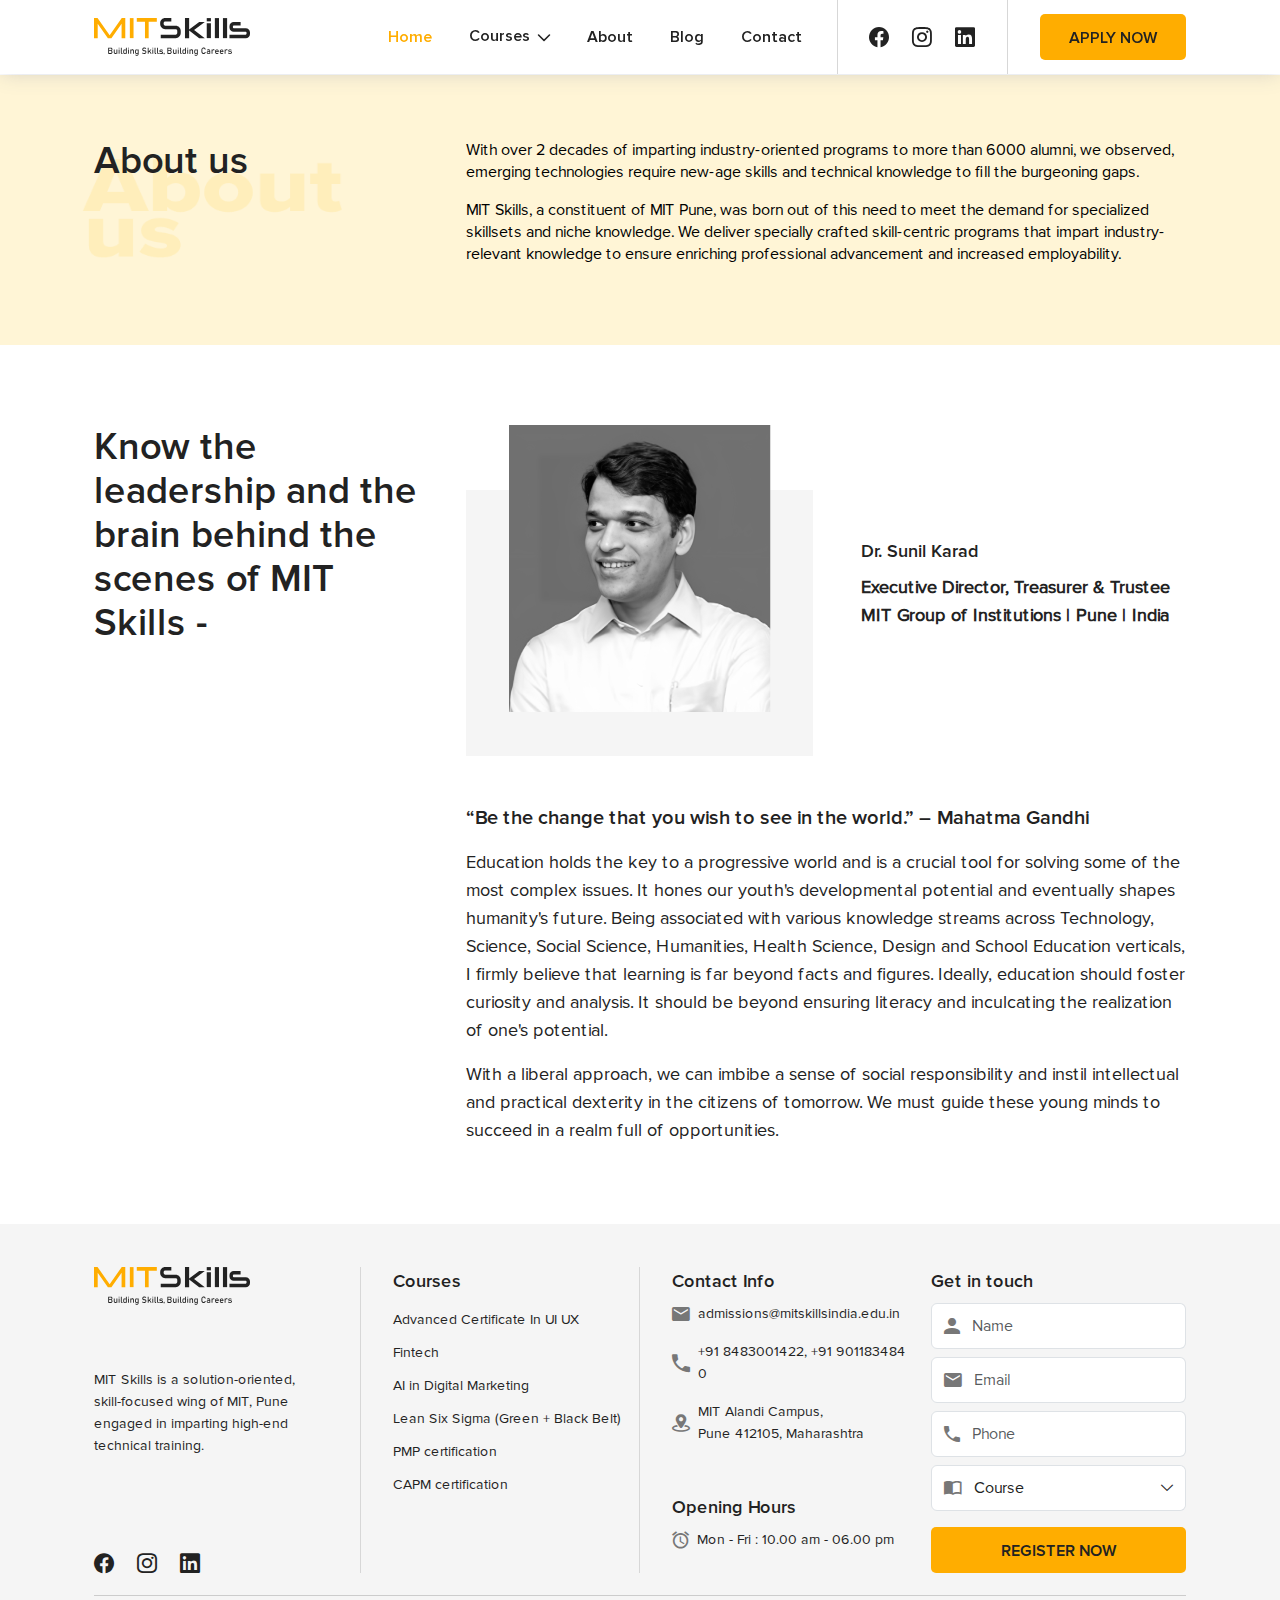
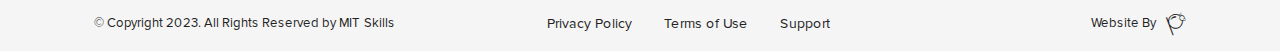
<file: about-us.html>
<!DOCTYPE html>
<html lang="en">
  <head>
    <meta charset="UTF-8" />
    <meta http-equiv="X-UA-Compatible" content="IE=edge" />
    <meta name="viewport" content="width=device-width, initial-scale=1.0" />
    <title>MITSkills</title>
    <link rel="icon" type="image/png" href="assets/images/favicon.ico" />
    <link rel="stylesheet" href="assets/css/bootstrap.min.css" />
    <link rel="stylesheet" href="assets/css/bootstrap-select.min.css" />
    <link rel="stylesheet" href="assets/css/slick.min.css" />
    <link rel="stylesheet" href="assets/css/fonts.css" type="text/css" />
    <link rel="stylesheet" href="assets/css/style.css" type="text/css" />
  </head>
  <body>
    <!-- Header Nav Start -->
    <nav class="navbar navbar-expand-lg fixed-top navigation">
      <div class="container">
        <a class="navbar-brand" href="index.html"><img src="assets/images/mitskills-logo.svg" width="auto" height="auto" alt="Logo"></a>
        <button class="navbar-toggler" type="button" data-bs-toggle="collapse" data-bs-target="#navbarSupportedContent" aria-controls="navbarSupportedContent" aria-expanded="false" aria-label="Toggle navigation">
          <span class="navbar-toggler-icon"></span>
        </button>
        <div class="collapse navbar-collapse" id="navbarSupportedContent">

          <ul class="navbar-nav ms-auto">
            <li class="nav-item"><a class="nav-link active" aria-current="page" href="index.html">Home</a></li>
            <li class="nav-item dropdown firstNav">
              <a class="nav-link dropdown-toggle" href="#" role="button" data-bs-toggle="dropdown" aria-expanded="false">Courses</a>
              <ul class="dropdown-menu dropMenu">
                <li><a class="dropdown-item" href="ui-ux.html">Advanced Certificate In UI UX</a></li>
                <li><a class="dropdown-item" href="fintech.html">Fintech</a></li>
                <li><a class="dropdown-item" href="digital-marketing.html">AI in Digital Marketing</a></li>
                <li><a class="dropdown-item" href="six-sigma.html">Lean Six Sigma (Green + Black Belt)</a></li>
                <li class="nav-item dropdown secondnav">
                  <a class="nav-link dropdown-toggle" href="javascript:void(0)" role="button" data-bs-toggle="dropdown" aria-expanded="false">PMI Certification</a>
                  <ul class="dropdown-menu secondDrop">
                    <li><a class="dropdown-item" href="pmp.html">PMP certification</a></li>
                    <li><a class="dropdown-item" href="capm.html">CAPM certification</a></li>
                  </ul>
                </li>
              </ul>
            </li>
            <li class="nav-item"><a class="nav-link" href="about-us.html">About</a></li>
            <li class="nav-item"><a class="nav-link" href="blog.html">Blog</a></li> 
            <li class="nav-item"><a class="nav-link" href="contact-us.html">Contact</a></li>
          </ul>
          <ul class="socials">
            <a class="socials-links" href="#"><i class="mtsk-facebook"></i></a>
            <a class="socials-links" href="#"><i class="mtsk-instagram"></i></a>
            <a class="socials-links" href="#"><i class="mtsk-linkedIn"></i></a>
          </ul>
          <button type="button" class="btn btn-primary mit-button btn-ripple">Apply Now</button>
        </div>
      </div>
    </nav>
    <!-- Header Nav End --->
    <main class="main-body">
      <section class="about-banner">
        <div class="container">
          <div class="row">
            <div class="col-md-12 col-lg-4 about-heading">
              <h2>About us</h2>
            </div>
            <div class="col-md-12 col-lg-8">
              <div class="about-details">
                <p>With over 2 decades of imparting industry-oriented programs to more than 6000 alumni, we observed, emerging technologies require new-age skills and technical knowledge to fill the burgeoning gaps.</p>
                <p>MIT Skills, a constituent of MIT Pune, was born out of this need to meet the demand for specialized skillsets and niche knowledge. We deliver specially crafted skill-centric programs that impart industry-relevant knowledge to ensure enriching professional advancement and increased employability.</p>
              </div>
            </div>
          </div>
        </div>
      </section>
      <section class="enroll-certification about-sec">
        <div class="container">
          <div class="row">
            <div class="col-md-12 col-lg-4 fintech-certi aboutMit-skills">
              <h2>Know the <br> leadership and the <br> brain behind the <br> scenes of MIT <br> Skills -</h2>
            </div>
            <div class="col-md-12 col-lg-8">
              <div class="about-det">
                <img src="assets/images/about-man.png" class="img-fluid" alt="">
                <div class="drdetails">
                  <h3>Dr. Sunil Karad</h3>
                  <p>Executive Director, Treasurer & Trustee <br> MIT Group of Institutions | Pune | India</p>
                </div>
              </div>
              <div class="be-change">
                <p><strong>“Be the change that you wish to see in the world.” ― Mahatma Gandhi</strong></p>
                <p>Education holds the key to a progressive world and is a crucial tool for solving some of the most complex issues. It hones our youth's developmental potential and eventually shapes humanity's future. Being associated with various knowledge streams across Technology, Science, Social Science, Humanities, Health Science, Design and School Education verticals, I firmly believe that learning is far beyond facts and figures. Ideally, education should foster curiosity and analysis. It should be beyond ensuring literacy and inculcating the realization of one's potential.</p>
                <p>With a liberal approach, we can imbibe a sense of social responsibility and instil intellectual and practical dexterity in the citizens of tomorrow. We must guide these young minds to succeed in a realm full of opportunities.</p>
              </div>
            </div>
          </div>
        </div>
      </section>
    </main>
    <!-- Footer Start -->
    <footer class="footer">
      <div class="container">
        <div class="row res-row">
          <div class="col-md-12 col-lg-3 fls">
            <div class="logo-img">
              <img src="assets/images/mitskills-logo.svg" width="auto" height="auto" class="img-fluid " alt="Footer Logo" />
            </div>
            <p>MIT Skills is a solution-oriented, skill-focused wing of MIT, Pune engaged in imparting high-end technical training.</p>
            <ul class="socials social-footer">
              <a class="socials-links" href="#"><i class="mtsk-facebook"></i></a>
              <a class="socials-links" href="#"><i class="mtsk-instagram"></i></a>
              <a class="socials-links" href="#"><i class="mtsk-linkedIn"></i></a>
            </ul>
          </div>
          <div class="col-md-12 col-lg-3 courses-list">
            <h2>Courses</h2>
            <ul>
              <li><a href="ui-ux.html">Advanced Certificate In UI UX</a></li>
              <li><a href="fintech.html">Fintech</a></li>
              <li><a href="digital-marketing.html">AI in Digital Marketing</a></li>
              <li><a href="six-sigma.html">Lean Six Sigma (Green + Black Belt)</a></li>
              <li><a href="pmp.html">PMP certification</a></li>
              <li><a href="capm.html">CAPM certification</a></li>
            </ul>
          </div>
          <div class="col-md-12 col-lg-3 contact-info">
            <div class="cc-list">
              <h2>Contact Info</h2>
              <div class="cc-details mail-details">
                <span class="mtsk-mail"></span>
                <p>admissions@mitskillsindia.edu.in</p>
              </div>
              <div class="cc-details mt-3">
                <span class="mtsk-phone"></span>
                <p>+91 8483001422, +91 9011834840</p>
              </div>
              <div class="cc-details mt-3">
                <span class="mtsk-location"></span>
                <p>MIT Alandi Campus, <br> Pune 412105, Maharashtra</p>
              </div>
            </div>
            <div class="cc-list time-list">
              <h2>Opening Hours</h2>
              <div class="cc-details">
                <span class="mtsk-time"></span>
                <p>Mon - Fri : 10.00 am - 06.00 pm</p>
              </div>
            </div>
          </div>
          <div class="col-md-12 col-lg-3 contact">
            <h2>Get in touch</h2>
            <form method="post">
              <div class="input-group mb-2 con-form">
                <span class="input-group-text"><i class="mtsk-user"></i></span>
                <input type="text" name="name" class="form-control" placeholder="Name" aria-label="Name" autocomplete="off">
              </div>
              <div class="input-group mb-2 con-form">
                <span class="input-group-text"><i class="mtsk-mail"></i></span>
                <input type="email" name="email" class="form-control" placeholder="Email" aria-label="Email" autocomplete="off">
              </div>
              <div class="input-group mb-2 con-form">
                <span class="input-group-text"><i class="mtsk-phone"></i></span>
                <input type="text" name="phone" class="form-control" placeholder="Phone" aria-label="Phone" autocomplete="off">
              </div>
              <div class="input-group mb-2 con-form">
                <span class="input-group-text"><i class="mtsk-cource"></i></span>
                <select name="select" class="form-control selectpicker" autocomplete="off">
                  <option value="" selected disabled>Course</option>
                  <option value="1">Advanced Certificate In UI UX</option>
                  <option value="1">Fin Tech</option> 
                  <option value="2">AI in Digital Marketing</option>
                  <option value="3">Lean Six Sigma (Green + Black Belt)</option>
                  <option value="4">PMP certification</option>
                  <option value="5">CAPM certification</option>
                </select>
              </div>
              <button type="button" class="btn btn-primary mit-button mit-footer btn-ripple w-100 mt-2">Register Now</button>
            </form>
          </div>
        </div>
        <div class="bottom-footer">
          <p class="right-reserved">© Copyright 2023. All Rights Reserved by MIT Skills</p>
          <div class="terms-list">
            <ul>
              <li><a href="privacy-policy.html">Privacy Policy</a></li>
              <li><a href="terms-use.html">Terms of Use</a></li>
              <li><a href="#">Support</a></li>
            </ul>
            <p>Website By <i class="mtsk-pf"></i></p>
          </div>
        </div>
      </div>
    </footer>
    <div class="modal enquiry fade" id="enquiryModal" tabindex="-1" aria-labelledby="enquiryModalLabel" aria-hidden="true">
      <div class="modal-dialog modal-lg">
        <div class="modal-content">
          <div class="modal-header">
            <h1 class="modal-title fs-5" id="enquiryModalLabel">Enquire Now</h1>
            <button type="button" class="btn-close" data-bs-dismiss="modal" aria-label="Close"></button>
          </div>
          <div class="modal-body">
            <div class="row">
              <div class="col-md-12 col-lg-5 modal-img">
                <img src="assets/images/enquirey.png" class="img-fluid" alt="">
              </div>
              <div class="col-md-12 col-lg-7">
                <form method="post">
                  <div class="input-group mb-2 con-form">
                    <span class="input-group-text"><i class="mtsk-user"></i></span>
                    <input type="text" name="name" class="form-control" placeholder="Name" aria-label="Name" autocomplete="off">
                  </div>
                  <div class="input-group mb-2 con-form">
                    <span class="input-group-text"><i class="mtsk-mail"></i></span>
                    <input type="email" name="email" class="form-control" placeholder="Email" aria-label="Email" autocomplete="off">
                  </div>
                  <div class="input-group mb-2 con-form">
                    <span class="input-group-text"><i class="mtsk-phone"></i></span>
                    <input type="text" name="phone" class="form-control" placeholder="Phone" aria-label="Phone" autocomplete="off">
                  </div>
                  <div class="input-group mb-2 con-form">
                    <span class="input-group-text"><i class="mtsk-cource"></i></span>
                    <select name="select" class="form-control selectpicker" autocomplete="off">
                      <option value="" selected disabled>Course</option>
                      <option value="1">Fin Tech</option> 
                      <option value="2">AI in Digital Marketing</option>
                      <option value="3">Lean Six Sigma</option>
                      <option value="4">PMP certification</option>
                      <option value="5">CAPM certification</option>
                    </select>
                  </div>
                  <button type="button" class="btn btn-primary mit-button mit-footer btn-ripple w-100 mt-2">Register Now</button>
                </form>
              </div>
            </div>
            
          </div>
        </div>
      </div>
    </div>
    <script src="assets/js/jquery.min.js"></script>
    <script src="assets/js/bootstrap.bundle.min.js"></script>
    <script src="assets/js/bootstrap-select.min.js"></script>
    <script src="assets/js/slick.min.js"></script>
    <script src="assets/js/common.js"></script>
    <script>
      $( document ).ready(function() {
        $('.certification-carousel').slick({
          dots: false,
          infinite: false,
          speed: 300,
          slidesToShow: 3,
          slidesToScroll: 1,
          responsive: [
            {
              breakpoint: 1024,
              settings: {
                slidesToShow: 2,
                slidesToScroll: 1,
              }
            },
            {
              breakpoint: 768,
              settings: {
                slidesToShow: 1,
                slidesToScroll: 1
              }
            }
          ]
        });
      })
    </script>
  </body>
</html>
</file>
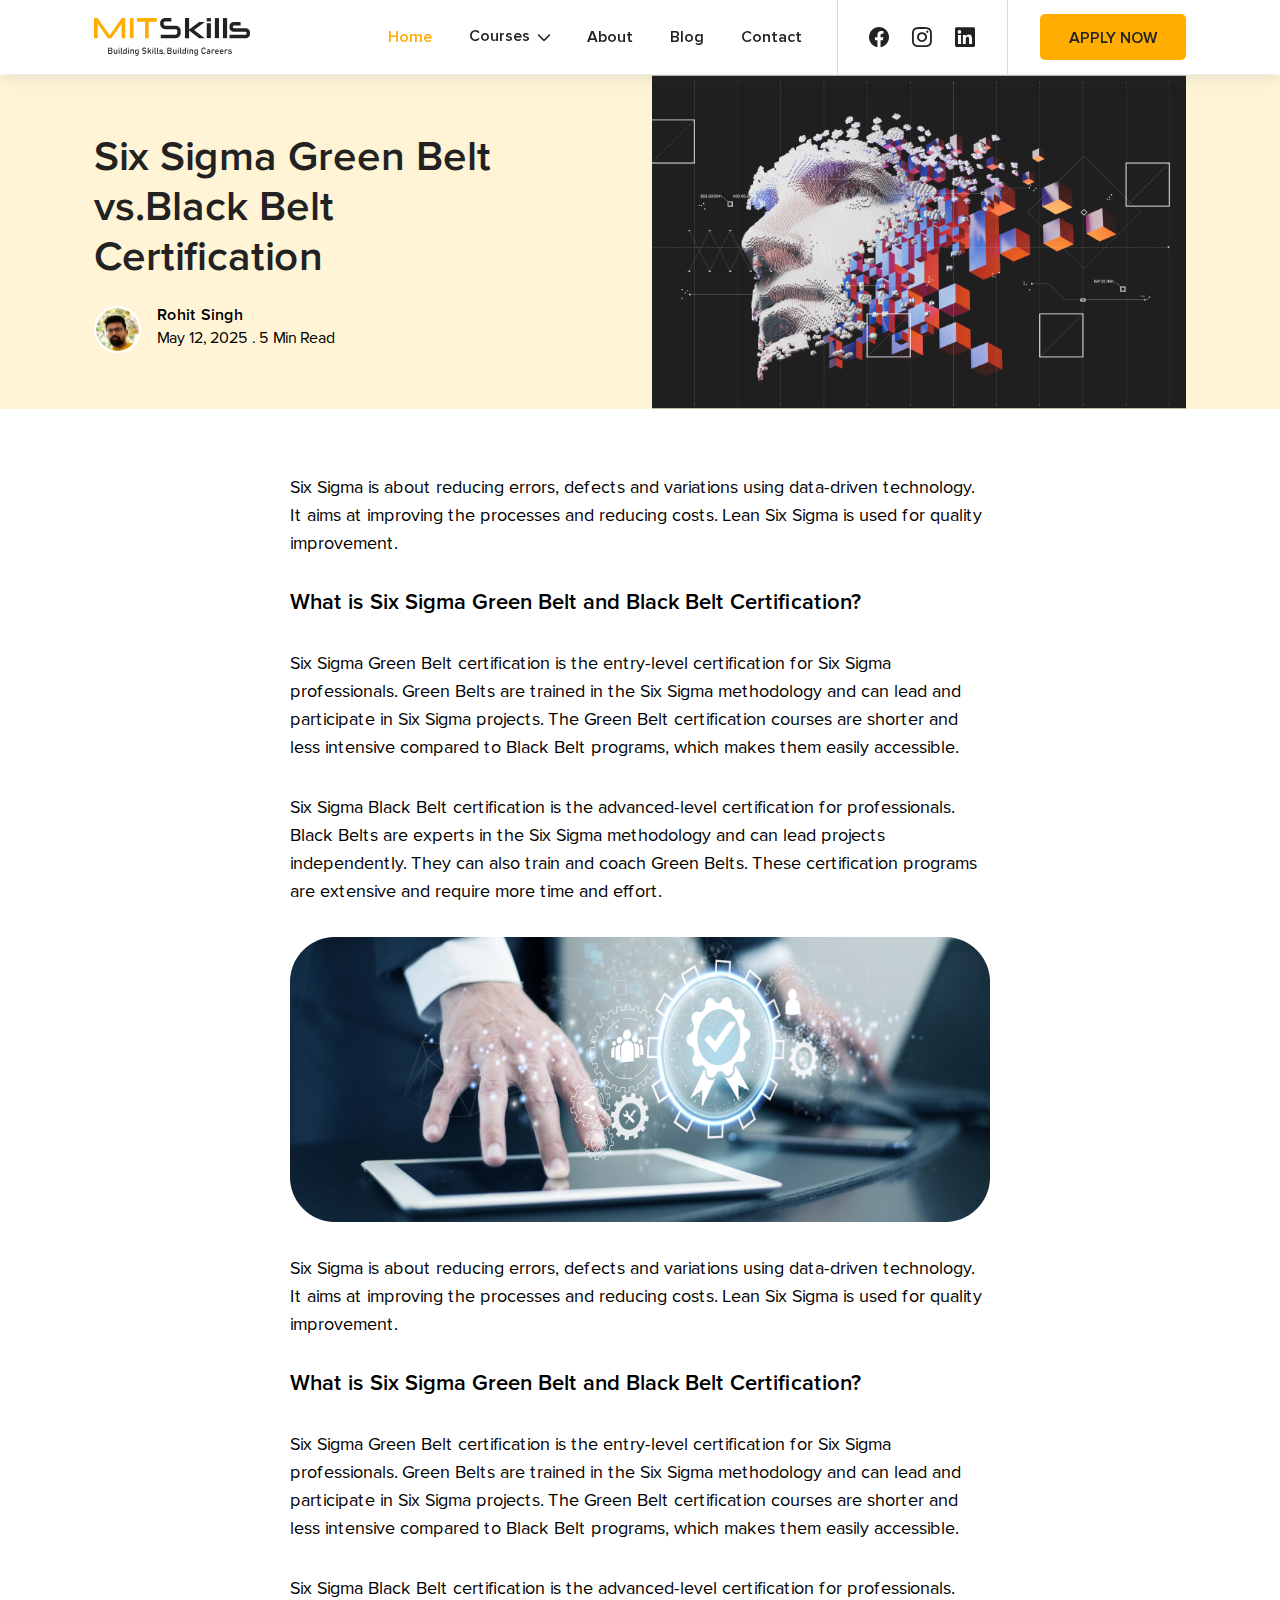
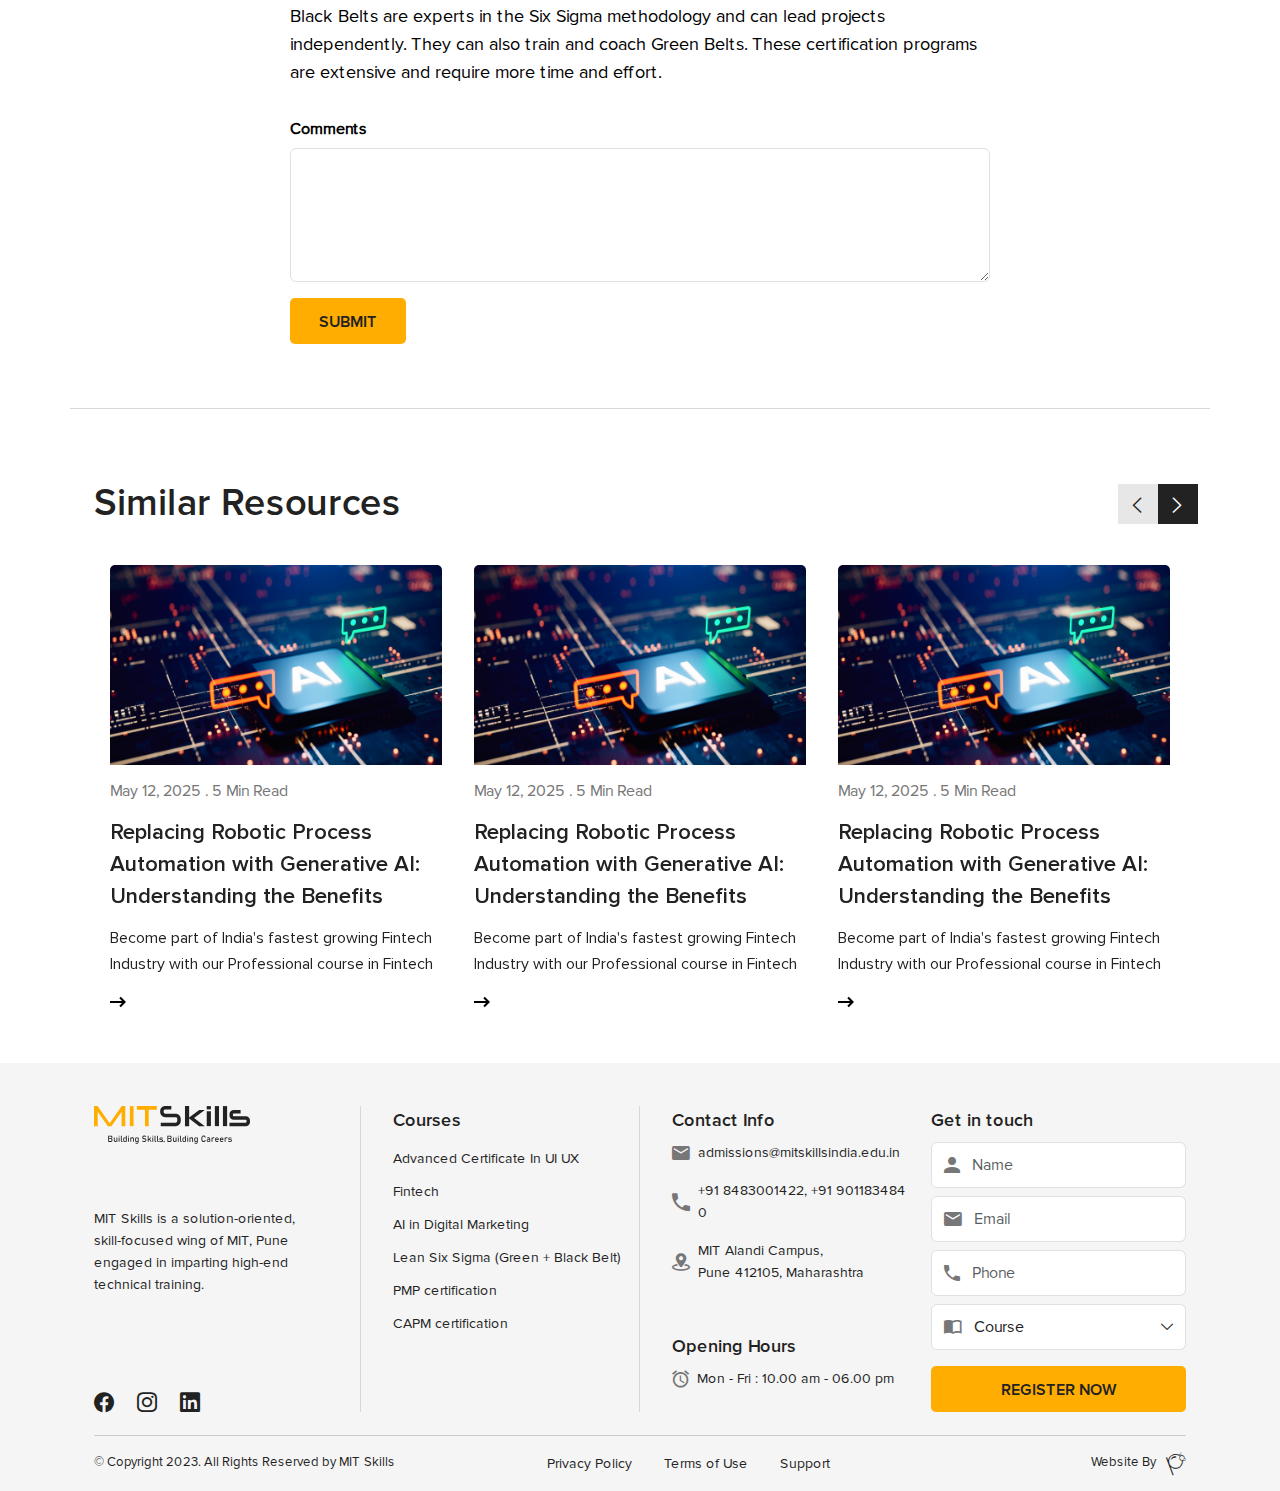
<file: blog-details.html>
<!DOCTYPE html>
<html lang="en">
  <head>
    <meta charset="UTF-8" />
    <meta http-equiv="X-UA-Compatible" content="IE=edge" />
    <meta name="viewport" content="width=device-width, initial-scale=1.0" />
    <title>MITSkills</title>
    <link rel="icon" type="image/png" href="assets/images/favicon.ico" />
    <link rel="stylesheet" href="assets/css/bootstrap.min.css" />
    <link rel="stylesheet" href="assets/css/bootstrap-select.min.css" />
    <link rel="stylesheet" href="assets/css/slick.min.css" />
    <link rel="stylesheet" href="assets/css/fonts.css" type="text/css" />
    <link rel="stylesheet" href="assets/css/style.css" type="text/css" />
  </head>
  <body>
    <!-- Header Nav Start -->
    <nav class="navbar navbar-expand-lg fixed-top navigation">
      <div class="container">
        <a class="navbar-brand" href="index.html"><img src="assets/images/mitskills-logo.svg" width="auto" height="auto" alt="Logo"></a>
        <button class="navbar-toggler" type="button" data-bs-toggle="collapse" data-bs-target="#navbarSupportedContent" aria-controls="navbarSupportedContent" aria-expanded="false" aria-label="Toggle navigation">
          <span class="navbar-toggler-icon"></span>
        </button>
        <div class="collapse navbar-collapse" id="navbarSupportedContent">

          <ul class="navbar-nav ms-auto">
            <li class="nav-item"><a class="nav-link active" aria-current="page" href="index.html">Home</a></li>
            <li class="nav-item dropdown firstNav">
              <a class="nav-link dropdown-toggle" href="#" role="button" data-bs-toggle="dropdown" aria-expanded="false">Courses</a>
              <ul class="dropdown-menu dropMenu">
                <li><a class="dropdown-item" href="ui-ux.html">Advanced Certificate In UI UX</a></li>
                <li><a class="dropdown-item" href="fintech.html">Fintech</a></li>
                <li><a class="dropdown-item" href="digital-marketing.html">AI in Digital Marketing</a></li>
                <li><a class="dropdown-item" href="six-sigma.html">Lean Six Sigma (Green + Black Belt)</a></li>
                <li class="nav-item dropdown secondnav">
                  <a class="nav-link dropdown-toggle" href="javascript:void(0)" role="button" data-bs-toggle="dropdown" aria-expanded="false">PMI Certification</a>
                  <ul class="dropdown-menu secondDrop">
                    <li><a class="dropdown-item" href="pmp.html">PMP certification</a></li>
                    <li><a class="dropdown-item" href="capm.html">CAPM certification</a></li>
                  </ul>
                </li>
              </ul>
            </li>
            <li class="nav-item"><a class="nav-link" href="about-us.html">About</a></li>
            <li class="nav-item"><a class="nav-link" href="blog.html">Blog</a></li> 
            <li class="nav-item"><a class="nav-link" href="contact-us.html">Contact</a></li>
          </ul>
          <ul class="socials">
            <a class="socials-links" href="#"><i class="mtsk-facebook"></i></a>
            <a class="socials-links" href="#"><i class="mtsk-instagram"></i></a>
            <a class="socials-links" href="#"><i class="mtsk-linkedIn"></i></a>
          </ul>
          <button type="button" class="btn btn-primary mit-button btn-ripple">Apply Now</button>
        </div>
      </div>
    </nav>
    <!-- Header Nav End --->
    <main class="main-body">
      <section class="blog-details">
        <div class="container">
          <div class="row">
            <div class="col-md-12 col-lg-6 green-belt">
              <h2>Six Sigma Green Belt <br> vs.Black Belt <br> Certification</h2>
              <div class="user-details">
                <img src="assets/images/user.svg" alt="">
                <div class="user-blog">
                  <h6>Rohit Singh</h6>
                  <p>May 12, 2025 . 5 Min Read</p>
                </div>
              </div>
            </div>
            <div class="col-md-12 col-lg-6">
              <div class="css-details">
                <img src="assets/images/blog.png" class="banner-img pmp-img" alt="Banner 1">
              </div>
            </div>
          </div>
        </div>
      </section>

     <section>
      <div class="container">
        <div class="blog-det-container">
          <p>Six Sigma is about reducing errors, defects and variations using data-driven technology. It aims at improving the processes and reducing costs. Lean Six Sigma is used for quality improvement.</p>
          <h2>What is Six Sigma Green Belt and Black Belt Certification?</h2>
          <p>Six Sigma Green Belt certification is the entry-level certification for Six Sigma professionals. Green Belts are trained in the Six Sigma methodology and can lead and participate in Six Sigma projects. The Green Belt certification courses are shorter and less intensive compared to Black Belt programs, which makes them easily accessible.</p>
          <p>Six Sigma Black Belt certification is the advanced-level certification for professionals. Black Belts are experts in the Six Sigma methodology and can lead projects independently. They can also train and coach Green Belts. These certification programs are extensive and require more time and effort.</p>
          <img src="assets/images/bog2.png" alt="">
          <p>Six Sigma is about reducing errors, defects and variations using data-driven technology. It aims at improving the processes and reducing costs. Lean Six Sigma is used for quality improvement.</p>
          <h2>What is Six Sigma Green Belt and Black Belt Certification?</h2>
          <p>Six Sigma Green Belt certification is the entry-level certification for Six Sigma professionals. Green Belts are trained in the Six Sigma methodology and can lead and participate in Six Sigma projects. The Green Belt certification courses are shorter and less intensive compared to Black Belt programs, which makes them easily accessible.</p>
          <p>Six Sigma Black Belt certification is the advanced-level certification for professionals. Black Belts are experts in the Six Sigma methodology and can lead projects independently. They can also train and coach Green Belts. These certification programs are extensive and require more time and effort.</p>
        <div class="">
          <div class="mb-3">
            <label for="textField" class="form-label"><strong>Comments </strong></label>
            <textarea class="form-control" id="textField" rows="5"></textarea>
          </div>
          <!-- <button class="btn btn-primary" type="button">Submit</button> -->
          <button type="button" class="btn btn-primary mit-button">Submit</button>
        </div>
        </div>


       
      </div>
     </section>
      <section>
        <div class="container resource-list">
          <div class="cer-slider">
            <h2>Similar Resources</h2>
          </div>
          <div class="row">
            <div class="certification-carousel">
              <div class="item">
                <div class="card cus-card blog-card">
                  <img src="assets/images/digitalMarketing.png" alt="Certification">
                  <div class="card-body">
                    <p class="dateTime">May 12, 2025 . 5 Min Read</p>
                    <h5 class="card-title">Replacing Robotic Process Automation with Generative AI: Understanding the Benefits</h5>
                    <p class="card-text">Become part of India's fastest growing Fintech Industry with our Professional course in Fintech</p>
                    <button type="button" class="mtsk-arrow card-button"></button>
                  </div>
                </div>
              </div>
              <div class="item">
                <div class="card cus-card blog-card">
                  <img src="assets/images/digitalMarketing.png" alt="Certification">
                  <div class="card-body">
                    <p class="dateTime">May 12, 2025 . 5 Min Read</p>
                    <h5 class="card-title">Replacing Robotic Process Automation with Generative AI: Understanding the Benefits</h5>
                    <p class="card-text">Become part of India's fastest growing Fintech Industry with our Professional course in Fintech</p>
                    <button type="button" class="mtsk-arrow card-button"></button>
                  </div>
                </div>
              </div>
              <div class="item">
                <div class="card cus-card blog-card">
                  <img src="assets/images/digitalMarketing.png" alt="Certification">
                  <div class="card-body">
                    <p class="dateTime">May 12, 2025 . 5 Min Read</p>
                    <h5 class="card-title">Replacing Robotic Process Automation with Generative AI: Understanding the Benefits</h5>
                    <p class="card-text">Become part of India's fastest growing Fintech Industry with our Professional course in Fintech</p>
                    <button type="button" class="mtsk-arrow card-button"></button>
                  </div>
                </div>
              </div>
              <div class="item">
                <div class="card cus-card blog-card">
                  <img src="assets/images/digitalMarketing.png" alt="Certification">
                  <div class="card-body">
                    <p class="dateTime">May 12, 2025 . 5 Min Read</p>
                    <h5 class="card-title">Replacing Robotic Process Automation with Generative AI: Understanding the Benefits</h5>
                    <p class="card-text">Become part of India's fastest growing Fintech Industry with our Professional course in Fintech</p>
                    <button type="button" class="mtsk-arrow card-button"></button>
                  </div>
                </div>
              </div>
              <div class="item">
                <div class="card cus-card blog-card">
                  <img src="assets/images/digitalMarketing.png" alt="Certification">
                  <div class="card-body">
                    <p class="dateTime">May 12, 2025 . 5 Min Read</p>
                    <h5 class="card-title">Replacing Robotic Process Automation with Generative AI: Understanding the Benefits</h5>
                    <p class="card-text">Become part of India's fastest growing Fintech Industry with our Professional course in Fintech</p>
                    <button type="button" class="mtsk-arrow card-button"></button>
                  </div>
                </div>
              </div>
              <div class="item">
                <div class="card cus-card blog-card">
                  <img src="assets/images/digitalMarketing.png" alt="Certification">
                  <div class="card-body">
                    <p class="dateTime">May 12, 2025 . 5 Min Read</p>
                    <h5 class="card-title">Replacing Robotic Process Automation with Generative AI: Understanding the Benefits</h5>
                    <p class="card-text">Become part of India's fastest growing Fintech Industry with our Professional course in Fintech</p>
                    <button type="button" class="mtsk-arrow card-button"></button>
                  </div>
                </div>
              </div>
            </div>
          </div>
        </div>
      </section>
    </main>
    <!-- Footer Start -->
    <footer class="footer">
      <div class="container">
        <div class="row res-row">
          <div class="col-md-12 col-lg-3 fls">
            <div class="logo-img">
              <img src="assets/images/mitskills-logo.svg" width="auto" height="auto" class="img-fluid " alt="Footer Logo" />
            </div>
            <p>MIT Skills is a solution-oriented, skill-focused wing of MIT, Pune engaged in imparting high-end technical training.</p>
            <ul class="socials social-footer">
              <a class="socials-links" href="#"><i class="mtsk-facebook"></i></a>
              <a class="socials-links" href="#"><i class="mtsk-instagram"></i></a>
              <a class="socials-links" href="#"><i class="mtsk-linkedIn"></i></a>
            </ul>
          </div>
          <div class="col-md-12 col-lg-3 courses-list">
            <h2>Courses</h2>
            <ul>
              <li><a href="ui-ux.html">Advanced Certificate In UI UX</a></li>
              <li><a href="fintech.html">Fintech</a></li>
              <li><a href="digital-marketing.html">AI in Digital Marketing</a></li>
              <li><a href="six-sigma.html">Lean Six Sigma (Green + Black Belt)</a></li>
              <li><a href="pmp.html">PMP certification</a></li>
              <li><a href="capm.html">CAPM certification</a></li>
            </ul>
          </div>
          <div class="col-md-12 col-lg-3 contact-info">
            <div class="cc-list">
              <h2>Contact Info</h2>
              <div class="cc-details mail-details">
                <span class="mtsk-mail"></span>
                <p>admissions@mitskillsindia.edu.in</p>
              </div>
              <div class="cc-details mt-3">
                <span class="mtsk-phone"></span>
                <p>+91 8483001422, +91 9011834840</p>
              </div>
              <div class="cc-details mt-3">
                <span class="mtsk-location"></span>
                <p>MIT Alandi Campus, <br> Pune 412105, Maharashtra</p>
              </div>
            </div>
            <div class="cc-list time-list">
              <h2>Opening Hours</h2>
              <div class="cc-details">
                <span class="mtsk-time"></span>
                <p>Mon - Fri : 10.00 am - 06.00 pm</p>
              </div>
            </div>
          </div>
          <div class="col-md-12 col-lg-3 contact">
            <h2>Get in touch</h2>
            <form method="post">
              <div class="input-group mb-2 con-form">
                <span class="input-group-text"><i class="mtsk-user"></i></span>
                <input type="text" name="name" class="form-control" placeholder="Name" aria-label="Name" autocomplete="off">
              </div>
              <div class="input-group mb-2 con-form">
                <span class="input-group-text"><i class="mtsk-mail"></i></span>
                <input type="email" name="email" class="form-control" placeholder="Email" aria-label="Email" autocomplete="off">
              </div>
              <div class="input-group mb-2 con-form">
                <span class="input-group-text"><i class="mtsk-phone"></i></span>
                <input type="text" name="phone" class="form-control" placeholder="Phone" aria-label="Phone" autocomplete="off">
              </div>
              <div class="input-group mb-2 con-form">
                <span class="input-group-text"><i class="mtsk-cource"></i></span>
                <select name="select" class="form-control selectpicker" autocomplete="off">
                  <option value="" selected disabled>Course</option>
                  <option value="1">Advanced Certificate In UI UX</option>
                  <option value="1">Fin Tech</option> 
                  <option value="2">AI in Digital Marketing</option>
                  <option value="3">Lean Six Sigma (Green + Black Belt)</option>
                  <option value="4">PMP certification</option>
                  <option value="5">CAPM certification</option>
                </select>
              </div>
              <button type="button" class="btn btn-primary mit-button mit-footer btn-ripple w-100 mt-2">Register Now</button>
            </form>
          </div>
        </div>
        <div class="bottom-footer">
          <p class="right-reserved">© Copyright 2023. All Rights Reserved by MIT Skills</p>
          <div class="terms-list">
            <ul>
              <li><a href="privacy-policy.html">Privacy Policy</a></li>
              <li><a href="terms-use.html">Terms of Use</a></li>
              <li><a href="#">Support</a></li>
            </ul>
            <p>Website By <i class="mtsk-pf"></i></p>
          </div>
        </div>
      </div>
    </footer>
    <script src="assets/js/jquery.min.js"></script>
    <script src="assets/js/bootstrap.bundle.min.js"></script>
    <script src="assets/js/bootstrap-select.min.js"></script>
    <script src="assets/js/slick.min.js"></script>
    <script src="assets/js/common.js"></script>
    <script>
      $( document ).ready(function() {
        $('.certification-carousel').slick({
          dots: false,
          infinite: false,
          speed: 300,
          slidesToShow: 3,
          slidesToScroll: 1,
          responsive: [
            {
              breakpoint: 1024,
              settings: {
                slidesToShow: 2,
                slidesToScroll: 1,
              }
            },
            {
              breakpoint: 768,
              settings: {
                slidesToShow: 1,
                slidesToScroll: 1
              }
            }
          ]
        });
      })
    </script>
  </body>
</html>
</file>
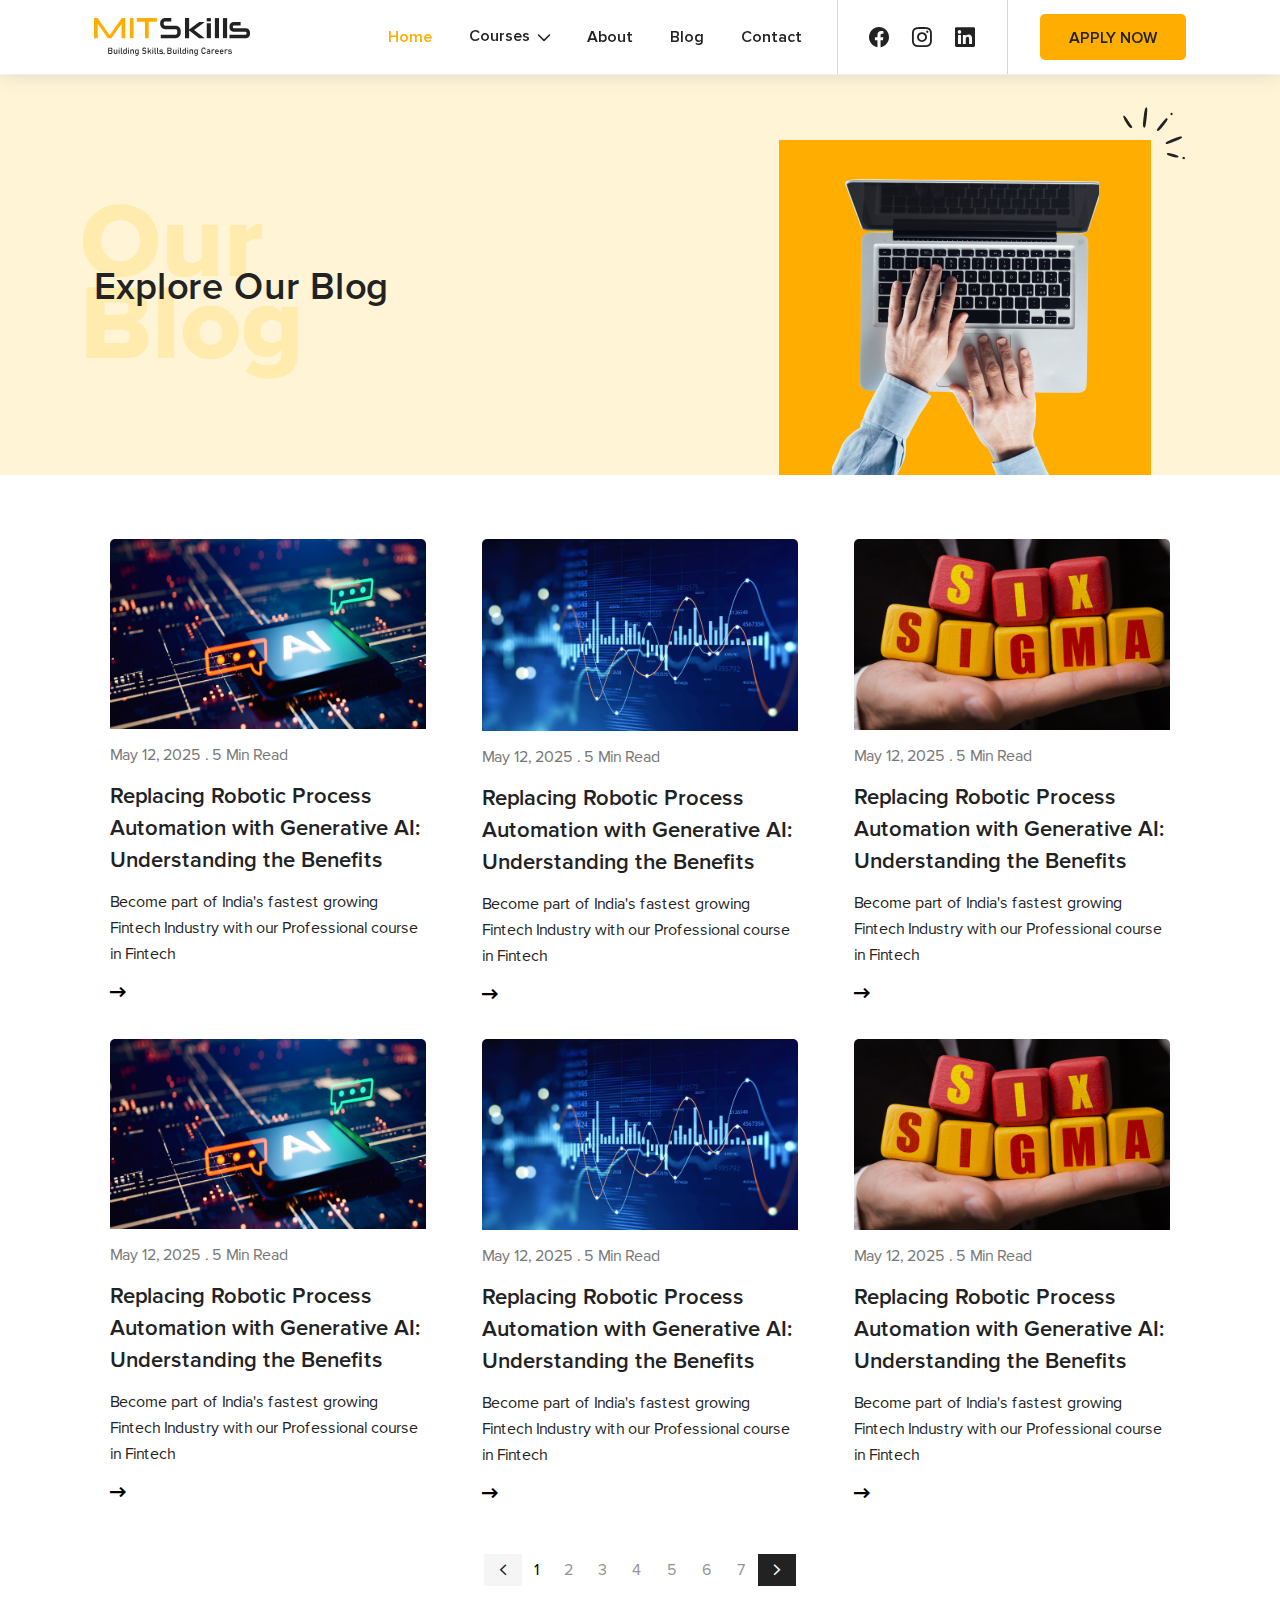
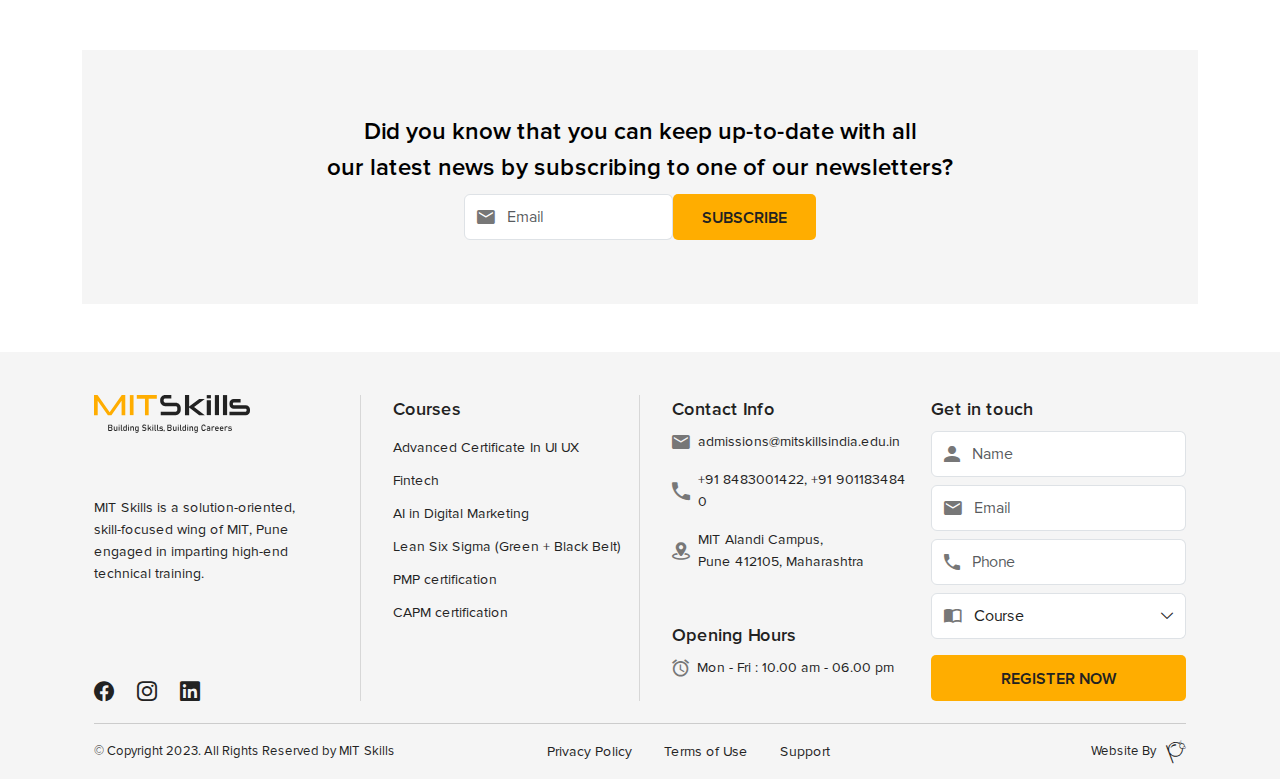
<file: blog.html>
<!DOCTYPE html>
<html lang="en">
  <head>
    <meta charset="UTF-8" />
    <meta http-equiv="X-UA-Compatible" content="IE=edge" />
    <meta name="viewport" content="width=device-width, initial-scale=1.0" />
    <title>MITSkills</title>
    <link rel="icon" type="image/png" href="assets/images/favicon.ico" />
    <link rel="stylesheet" href="assets/css/bootstrap.min.css" />
    <link rel="stylesheet" href="assets/css/bootstrap-select.min.css" />
    <link rel="stylesheet" href="assets/css/slick.min.css" />
    <link rel="stylesheet" href="assets/css/fonts.css" type="text/css" />
    <link rel="stylesheet" href="assets/css/style.css" type="text/css" />
  </head>
  <body>
    <!-- Header Nav Start -->
    <nav class="navbar navbar-expand-lg fixed-top navigation">
      <div class="container">
        <a class="navbar-brand" href="index.html"><img src="assets/images/mitskills-logo.svg" width="auto" height="auto" alt="Logo"></a>
        <button class="navbar-toggler" type="button" data-bs-toggle="collapse" data-bs-target="#navbarSupportedContent" aria-controls="navbarSupportedContent" aria-expanded="false" aria-label="Toggle navigation">
          <span class="navbar-toggler-icon"></span>
        </button>
        <div class="collapse navbar-collapse" id="navbarSupportedContent">

          <ul class="navbar-nav ms-auto">
            <li class="nav-item"><a class="nav-link active" aria-current="page" href="index.html">Home</a></li>
            <li class="nav-item dropdown firstNav">
              <a class="nav-link dropdown-toggle" href="#" role="button" data-bs-toggle="dropdown" aria-expanded="false">Courses</a>
              <ul class="dropdown-menu dropMenu">
                <li><a class="dropdown-item" href="ui-ux.html">Advanced Certificate In UI UX</a></li>
                <li><a class="dropdown-item" href="fintech.html">Fintech</a></li>
                <li><a class="dropdown-item" href="digital-marketing.html">AI in Digital Marketing</a></li>
                <li><a class="dropdown-item" href="six-sigma.html">Lean Six Sigma (Green + Black Belt)</a></li>
                <li class="nav-item dropdown secondnav">
                  <a class="nav-link dropdown-toggle" href="javascript:void(0)" role="button" data-bs-toggle="dropdown" aria-expanded="false">PMI Certification</a>
                  <ul class="dropdown-menu secondDrop">
                    <li><a class="dropdown-item" href="pmp.html">PMP certification</a></li>
                    <li><a class="dropdown-item" href="capm.html">CAPM certification</a></li>
                  </ul>
                </li>
              </ul>
            </li>
            <li class="nav-item"><a class="nav-link" href="about-us.html">About</a></li>
            <li class="nav-item"><a class="nav-link" href="blog.html">Blog</a></li> 
            <li class="nav-item"><a class="nav-link" href="contact-us.html">Contact</a></li>
          </ul>
          <ul class="socials">
            <a class="socials-links" href="#"><i class="mtsk-facebook"></i></a>
            <a class="socials-links" href="#"><i class="mtsk-instagram"></i></a>
            <a class="socials-links" href="#"><i class="mtsk-linkedIn"></i></a>
          </ul>
          <button type="button" class="btn btn-primary mit-button btn-ripple">Apply Now</button>
        </div>
      </div>
    </nav>
    <!-- Header Nav End --->
    <main class="main-body">
      <section class="blog-head">
        <div class="container">
          <div class="row">
            <div class="col-md-12 col-lg-4 about-heading blog-banner">
              <h2>Explore Our Blog</h2>
            </div>
            <div class="col-md-12 col-lg-8">
              <div class="blog-det">
                <img src="assets/images/blog-banner.png" alt="">
              </div>
            </div>
          </div>
        </div>
      </section>
      <section class="enroll-certification blog-sec">
        <div class="container">
          <div class="row">
            <div class="col-md-12 col-lg-4">
              <div class="item">
                <div class="card cus-card blog-card">
                  <img src="assets/images/digitalMarketing.png" alt="Certification">
                  <div class="card-body" onclick="window.location.href='blog-details.html'">
                    <p class="dateTime">May 12, 2025 . 5 Min Read</p>
                    <h5 class="card-title">Replacing Robotic Process Automation with Generative AI: Understanding the Benefits</h5>
                    <p class="card-text">Become part of India's fastest growing Fintech Industry with our Professional course in Fintech</p>
                    <button type="button" class="mtsk-arrow card-button" onclick="window.location.href='blog-details.html'"></button>
                  </div>
                </div>
              </div>
            </div>
            <div class="col-md-12 col-lg-4">
              <div class="item">
                <div class="card cus-card blog-card">
                  <img src="assets/images/fintech.png" alt="Certification">
                  <div class="card-body" onclick="window.location.href='blog-details.html'">
                    <p class="dateTime">May 12, 2025 . 5 Min Read</p>
                    <h5 class="card-title">Replacing Robotic Process Automation with Generative AI: Understanding the Benefits</h5>
                    <p class="card-text">Become part of India's fastest growing Fintech Industry with our Professional course in Fintech</p>
                    <button type="button" class="mtsk-arrow card-button" onclick="window.location.href='blog-details.html'"></button>
                  </div>
                </div>
              </div>
            </div>
            <div class="col-md-12 col-lg-4">
              <div class="item">
                <div class="card cus-card blog-card">
                  <img src="assets/images/sixSigma.png" alt="Certification">
                  <div class="card-body" onclick="window.location.href='blog-details.html'">
                    <p class="dateTime">May 12, 2025 . 5 Min Read</p>
                    <h5 class="card-title">Replacing Robotic Process Automation with Generative AI: Understanding the Benefits</h5>
                    <p class="card-text">Become part of India's fastest growing Fintech Industry with our Professional course in Fintech</p>
                    <button type="button" class="mtsk-arrow card-button" onclick="window.location.href='blog-details.html'"></button>
                  </div>
                </div>
              </div>
            </div>
            <div class="col-md-12 col-lg-4">
              <div class="item">
                <div class="card cus-card blog-card">
                  <img src="assets/images/digitalMarketing.png" alt="Certification">
                  <div class="card-body" onclick="window.location.href='blog-details.html'">
                    <p class="dateTime">May 12, 2025 . 5 Min Read</p>
                    <h5 class="card-title">Replacing Robotic Process Automation with Generative AI: Understanding the Benefits</h5>
                    <p class="card-text">Become part of India's fastest growing Fintech Industry with our Professional course in Fintech</p>
                    <button type="button" class="mtsk-arrow card-button" onclick="window.location.href='blog-details.html'"></button>
                  </div>
                </div>
              </div>
            </div>
            <div class="col-md-12 col-lg-4">
              <div class="item">
                <div class="card cus-card blog-card">
                  <img src="assets/images/fintech.png" alt="Certification">
                  <div class="card-body" onclick="window.location.href='blog-details.html'">
                    <p class="dateTime">May 12, 2025 . 5 Min Read</p>
                    <h5 class="card-title">Replacing Robotic Process Automation with Generative AI: Understanding the Benefits</h5>
                    <p class="card-text">Become part of India's fastest growing Fintech Industry with our Professional course in Fintech</p>
                    <button type="button" class="mtsk-arrow card-button" onclick="window.location.href='blog-details.html'"></button>
                  </div>
                </div>
              </div>
            </div>
            <div class="col-md-12 col-lg-4">
              <div class="item">
                <div class="card cus-card blog-card">
                  <img src="assets/images/sixSigma.png" alt="Certification">
                  <div class="card-body" onclick="window.location.href='blog-details.html'">
                    <p class="dateTime">May 12, 2025 . 5 Min Read</p>
                    <h5 class="card-title">Replacing Robotic Process Automation with Generative AI: Understanding the Benefits</h5>
                    <p class="card-text">Become part of India's fastest growing Fintech Industry with our Professional course in Fintech</p>
                    <button type="button" class="mtsk-arrow card-button" onclick="window.location.href='blog-details.html'"></button>
                  </div>
                </div>
              </div>
            </div>
          </div>
          <div class="row">
            <div class="pagination-blog">
              <nav aria-label="Page Navigation">
                <ul class="pagination">
                  <li class="page-item"><a class="page-link" href="javascript:void(0)" aria-label="Previous"><span class="mtsk-left-arrow"></span></a></li>
                  <li class="page-item"><a class="page-link active" href="javascript:void(0)">1</a></li>
                  <li class="page-item"><a class="page-link" href="javascript:void(0)">2</a></li>
                  <li class="page-item"><a class="page-link" href="javascript:void(0)">3</a></li>
                  <li class="page-item"><a class="page-link" href="javascript:void(0)">4</a></li>
                  <li class="page-item"><a class="page-link" href="javascript:void(0)">5</a></li>
                  <li class="page-item"><a class="page-link" href="javascript:void(0)">6</a></li>
                  <li class="page-item"><a class="page-link" href="javascript:void(0)">7</a></li>
                  <li class="page-item"><a class="page-link" href="javascript:void(0)" aria-label="Next"><span class="mtsk-right-arrow"></span></a></li>
                </ul>
              </nav>
            </div>
          </div>
        </div>
      </section>
      <section>
        <div class="container">
          <div class="row">
            <div class="keep-up">
              <h2>Did you know that you can keep up-to-date with all <br>our latest news by subscribing to one of our newsletters?</h2>
              <div class="sub-sec">
                <div class="input-group con-form">
                  <span class="input-group-text"><i class="mtsk-mail"></i></span>
                  <input type="email" name="email" class="form-control" placeholder="Email" aria-label="Email" autocomplete="off">
                </div>
                <button type="button" class="btn btn-primary mit-button">SUBSCRIBE</button>
              </div>
            </div>
          </div>
        </div>
      </section>
    </main>
    <!-- Footer Start -->
    <footer class="footer">
      <div class="container">
        <div class="row res-row">
          <div class="col-md-12 col-lg-3 fls">
            <div class="logo-img">
              <img src="assets/images/mitskills-logo.svg" width="auto" height="auto" class="img-fluid " alt="Footer Logo" />
            </div>
            <p>MIT Skills is a solution-oriented, skill-focused wing of MIT, Pune engaged in imparting high-end technical training.</p>
            <ul class="socials social-footer">
              <a class="socials-links" href="#"><i class="mtsk-facebook"></i></a>
              <a class="socials-links" href="#"><i class="mtsk-instagram"></i></a>
              <a class="socials-links" href="#"><i class="mtsk-linkedIn"></i></a>
            </ul>
          </div>
          <div class="col-md-12 col-lg-3 courses-list">
            <h2>Courses</h2>
            <ul>
              <li><a href="ui-ux.html">Advanced Certificate In UI UX</a></li>
              <li><a href="fintech.html">Fintech</a></li>
              <li><a href="digital-marketing.html">AI in Digital Marketing</a></li>
              <li><a href="six-sigma.html">Lean Six Sigma (Green + Black Belt)</a></li>
              <li><a href="pmp.html">PMP certification</a></li>
              <li><a href="capm.html">CAPM certification</a></li>
            </ul>
          </div>
          <div class="col-md-12 col-lg-3 contact-info">
            <div class="cc-list">
              <h2>Contact Info</h2>
              <div class="cc-details mail-details">
                <span class="mtsk-mail"></span>
                <p>admissions@mitskillsindia.edu.in</p>
              </div>
              <div class="cc-details mt-3">
                <span class="mtsk-phone"></span>
                <p>+91 8483001422, +91 9011834840</p>
              </div>
              <div class="cc-details mt-3">
                <span class="mtsk-location"></span>
                <p>MIT Alandi Campus, <br> Pune 412105, Maharashtra</p>
              </div>
            </div>
            <div class="cc-list time-list">
              <h2>Opening Hours</h2>
              <div class="cc-details">
                <span class="mtsk-time"></span>
                <p>Mon - Fri : 10.00 am - 06.00 pm</p>
              </div>
            </div>
          </div>
          <div class="col-md-12 col-lg-3 contact">
            <h2>Get in touch</h2>
            <form method="post">
              <div class="input-group mb-2 con-form">
                <span class="input-group-text"><i class="mtsk-user"></i></span>
                <input type="text" name="name" class="form-control" placeholder="Name" aria-label="Name" autocomplete="off">
              </div>
              <div class="input-group mb-2 con-form">
                <span class="input-group-text"><i class="mtsk-mail"></i></span>
                <input type="email" name="email" class="form-control" placeholder="Email" aria-label="Email" autocomplete="off">
              </div>
              <div class="input-group mb-2 con-form">
                <span class="input-group-text"><i class="mtsk-phone"></i></span>
                <input type="text" name="phone" class="form-control" placeholder="Phone" aria-label="Phone" autocomplete="off">
              </div>
              <div class="input-group mb-2 con-form">
                <span class="input-group-text"><i class="mtsk-cource"></i></span>
                <select name="select" class="form-control selectpicker" autocomplete="off">
                  <option value="" selected disabled>Course</option>
                  <option value="1">Advanced Certificate In UI UX</option>
                  <option value="1">Fin Tech</option> 
                  <option value="2">AI in Digital Marketing</option>
                  <option value="3">Lean Six Sigma (Green + Black Belt)</option>
                  <option value="4">PMP certification</option>
                  <option value="5">CAPM certification</option>
                </select>
              </div>
              <button type="button" class="btn btn-primary mit-button mit-footer btn-ripple w-100 mt-2">Register Now</button>
            </form>
          </div>
        </div>
        <div class="bottom-footer">
          <p class="right-reserved">© Copyright 2023. All Rights Reserved by MIT Skills</p>
          <div class="terms-list">
            <ul>
              <li><a href="privacy-policy.html">Privacy Policy</a></li>
              <li><a href="terms-use.html">Terms of Use</a></li>
              <li><a href="#">Support</a></li>
            </ul>
            <p>Website By <i class="mtsk-pf"></i></p>
          </div>
        </div>
      </div>
    </footer>
    <div class="modal enquiry fade" id="enquiryModal" tabindex="-1" aria-labelledby="enquiryModalLabel" aria-hidden="true">
      <div class="modal-dialog modal-lg">
        <div class="modal-content">
          <div class="modal-header">
            <h1 class="modal-title fs-5" id="enquiryModalLabel">Enquire Now</h1>
            <button type="button" class="btn-close" data-bs-dismiss="modal" aria-label="Close"></button>
          </div>
          <div class="modal-body">
            <div class="row">
              <div class="col-md-12 col-lg-5 modal-img">
                <img src="assets/images/enquirey.png" class="img-fluid" alt="">
              </div>
              <div class="col-md-12 col-lg-7">
                <form method="post">
                  <div class="input-group mb-2 con-form">
                    <span class="input-group-text"><i class="mtsk-user"></i></span>
                    <input type="text" name="name" class="form-control" placeholder="Name" aria-label="Name" autocomplete="off">
                  </div>
                  <div class="input-group mb-2 con-form">
                    <span class="input-group-text"><i class="mtsk-mail"></i></span>
                    <input type="email" name="email" class="form-control" placeholder="Email" aria-label="Email" autocomplete="off">
                  </div>
                  <div class="input-group mb-2 con-form">
                    <span class="input-group-text"><i class="mtsk-phone"></i></span>
                    <input type="text" name="phone" class="form-control" placeholder="Phone" aria-label="Phone" autocomplete="off">
                  </div>
                  <div class="input-group mb-2 con-form">
                    <span class="input-group-text"><i class="mtsk-cource"></i></span>
                    <select name="select" class="form-control selectpicker" autocomplete="off">
                      <option value="" selected disabled>Course</option>
                      <option value="1">Fin Tech</option> 
                      <option value="2">AI in Digital Marketing</option>
                      <option value="3">Lean Six Sigma</option>
                      <option value="4">PMP certification</option>
                      <option value="5">CAPM certification</option>
                    </select>
                  </div>
                  <button type="button" class="btn btn-primary mit-button mit-footer btn-ripple w-100 mt-2">Register Now</button>
                </form>
              </div>
            </div>
            
          </div>
        </div>
      </div>
    </div>
    <script src="assets/js/jquery.min.js"></script>
    <script src="assets/js/bootstrap.bundle.min.js"></script>
    <script src="assets/js/bootstrap-select.min.js"></script>
    <script src="assets/js/slick.min.js"></script>
    <script src="assets/js/common.js"></script>
    <script>
      $( document ).ready(function() {
        $('.certification-carousel').slick({
          dots: false,
          infinite: false,
          speed: 300,
          slidesToShow: 3,
          slidesToScroll: 1,
          responsive: [
            {
              breakpoint: 1024,
              settings: {
                slidesToShow: 2,
                slidesToScroll: 1,
              }
            },
            {
              breakpoint: 768,
              settings: {
                slidesToShow: 1,
                slidesToScroll: 1
              }
            }
          ]
        });
      })
    </script>
  </body>
</html>
</file>
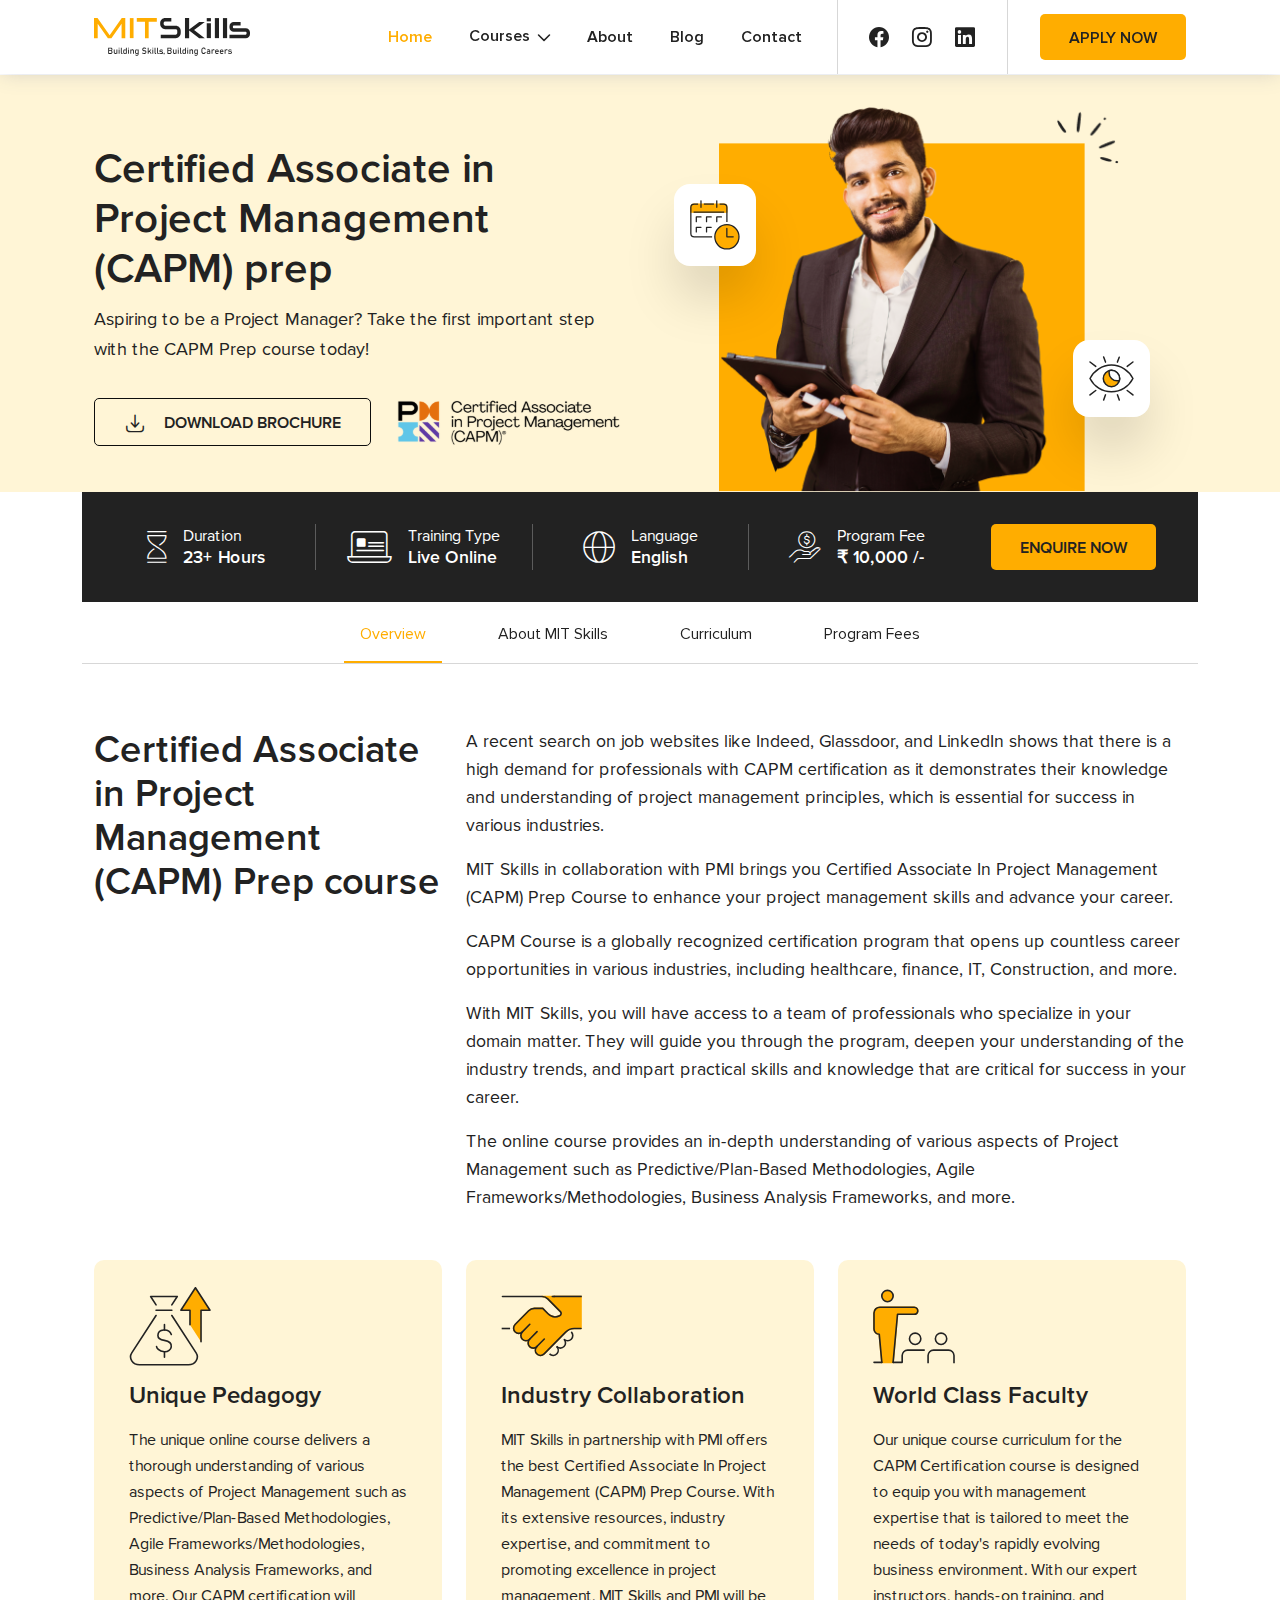
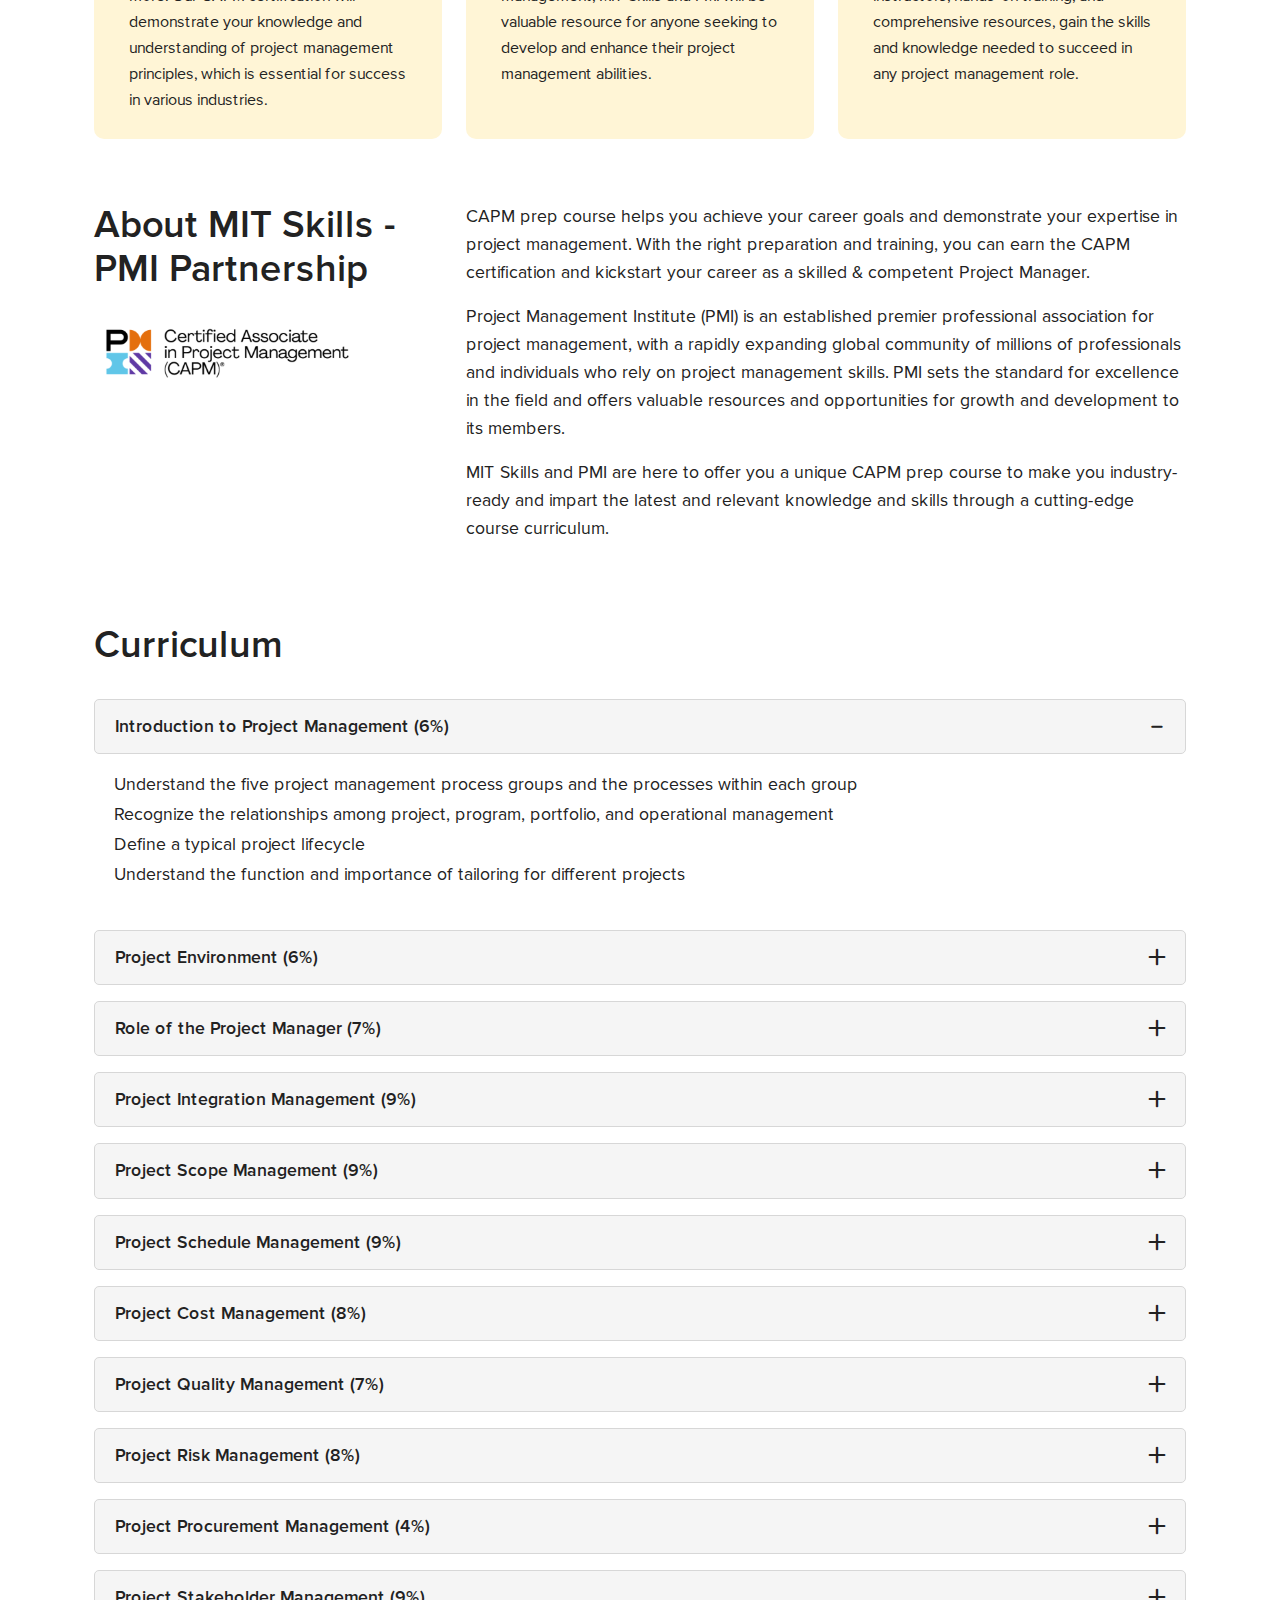
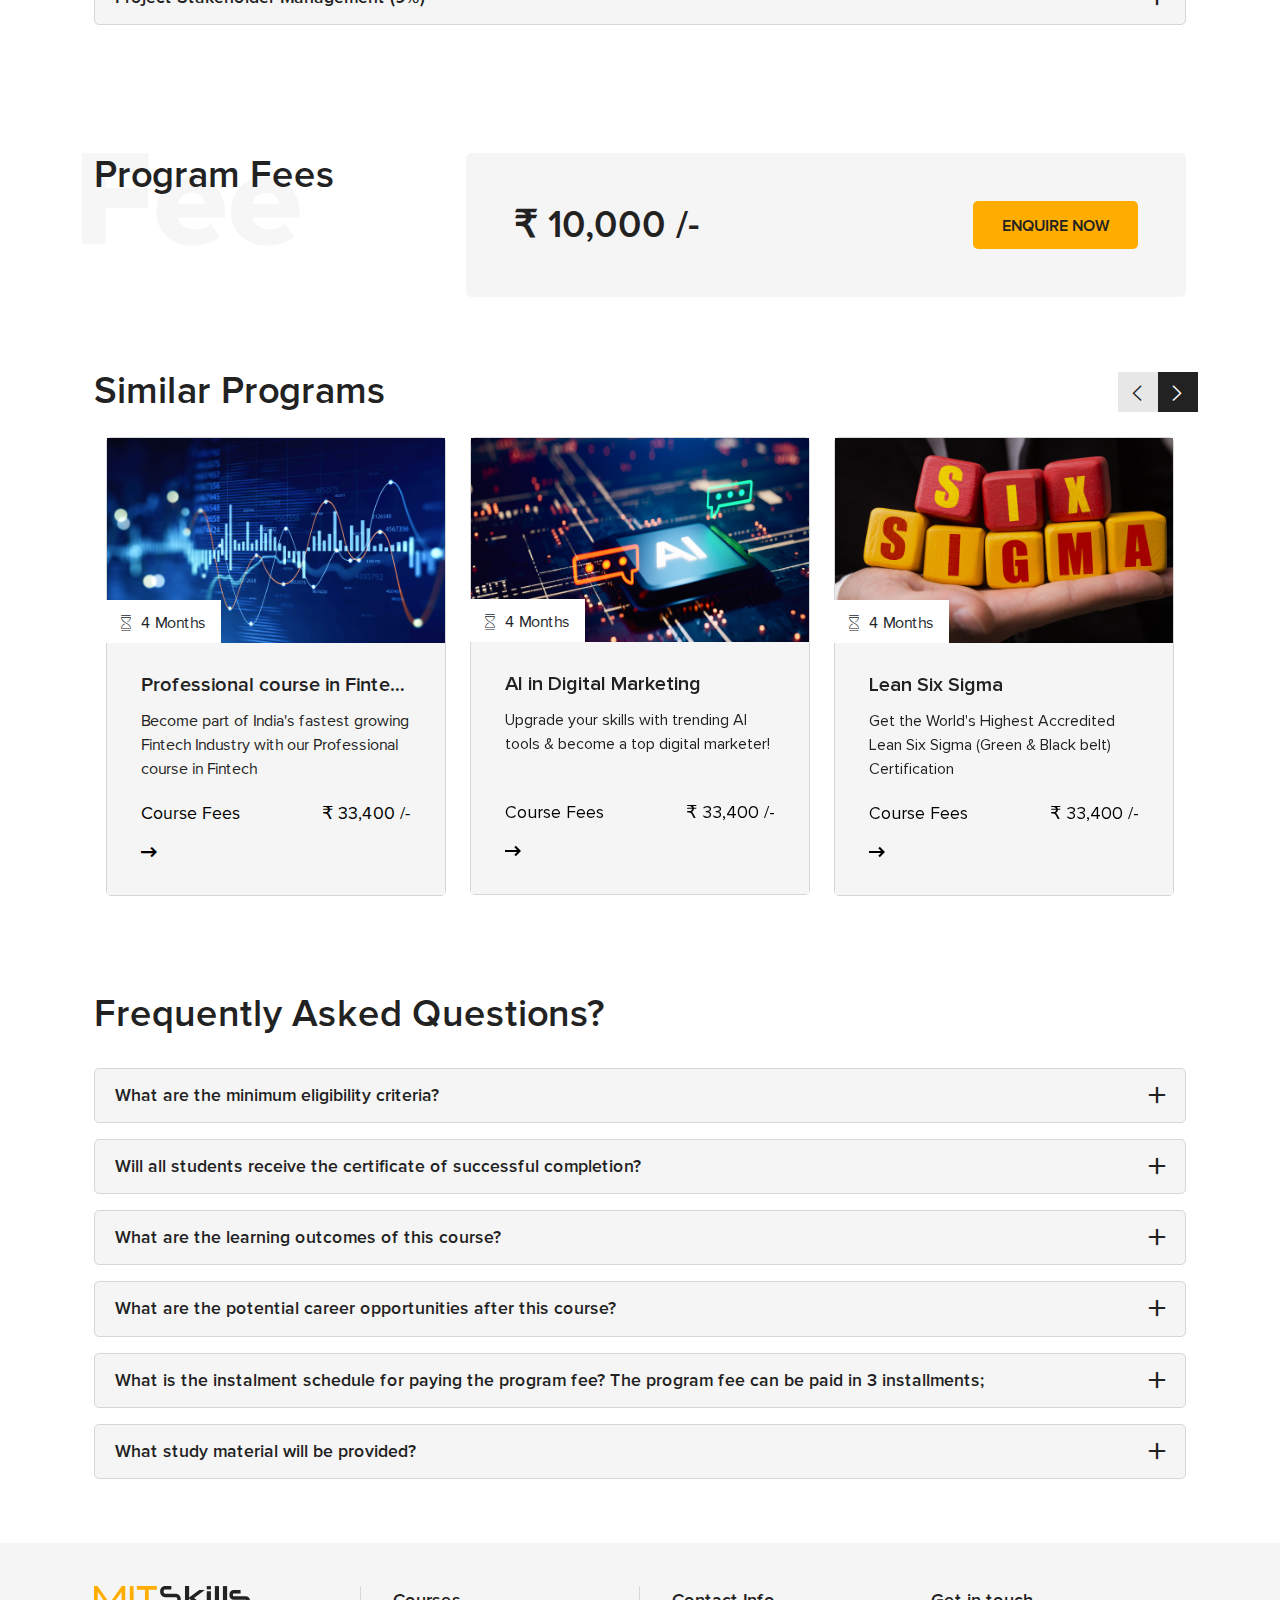
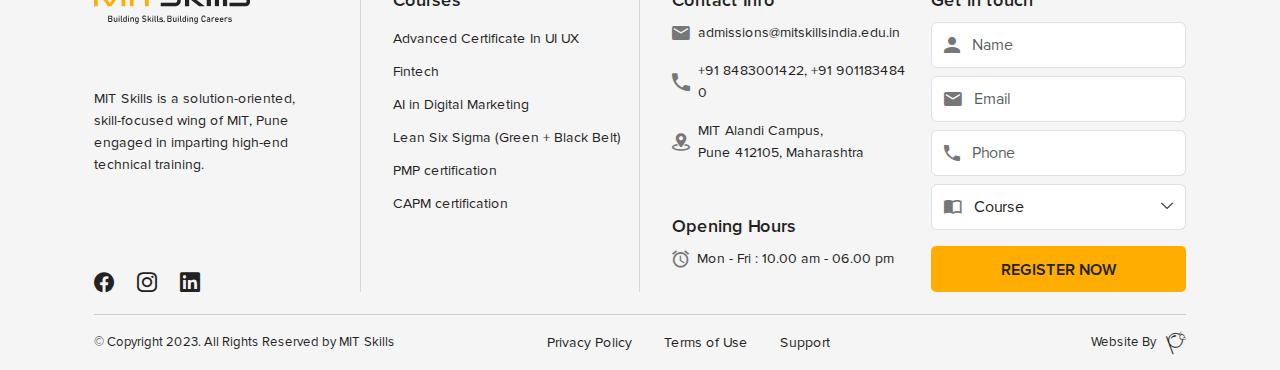
<file: capm.html>
<!DOCTYPE html>
<html lang="en">
  <head>
    <meta charset="UTF-8" />
    <meta http-equiv="X-UA-Compatible" content="IE=edge" />
    <meta name="viewport" content="width=device-width, initial-scale=1.0" />
    <title>MITSkills</title>
    <link rel="icon" type="image/png" href="assets/images/favicon.ico" />
    <link rel="stylesheet" href="assets/css/bootstrap.min.css" />
    <link rel="stylesheet" href="assets/css/bootstrap-select.min.css" />
    <link rel="stylesheet" href="assets/css/slick.min.css" />
    <link rel="stylesheet" href="assets/css/fonts.css" type="text/css" />
    <link rel="stylesheet" href="assets/css/style.css" type="text/css" />
  </head>
  <body>
    <!-- Header Nav Start -->
    <nav class="navbar navbar-expand-lg fixed-top navigation">
      <div class="container">
        <a class="navbar-brand" href="index.html"><img src="assets/images/mitskills-logo.svg" width="auto" height="auto" alt="Logo"></a>
        <button class="navbar-toggler" type="button" data-bs-toggle="collapse" data-bs-target="#navbarSupportedContent" aria-controls="navbarSupportedContent" aria-expanded="false" aria-label="Toggle navigation">
          <span class="navbar-toggler-icon"></span>
        </button>
        <div class="collapse navbar-collapse" id="navbarSupportedContent">

          <ul class="navbar-nav ms-auto">
            <li class="nav-item"><a class="nav-link active" aria-current="page" href="index.html">Home</a></li>
            <li class="nav-item dropdown firstNav">
              <a class="nav-link dropdown-toggle" href="#" role="button" data-bs-toggle="dropdown" aria-expanded="false">Courses</a>
              <ul class="dropdown-menu dropMenu">
                <li><a class="dropdown-item" href="ui-ux.html">Advanced Certificate In UI UX</a></li>
                <li><a class="dropdown-item" href="fintech.html">Fintech</a></li>
                <li><a class="dropdown-item" href="digital-marketing.html">AI in Digital Marketing</a></li>
                <li><a class="dropdown-item" href="six-sigma.html">Lean Six Sigma (Green + Black Belt)</a></li>
                <li class="nav-item dropdown secondnav">
                  <a class="nav-link dropdown-toggle" href="javascript:void(0)" role="button" data-bs-toggle="dropdown" aria-expanded="false">PMI Certification</a>
                  <ul class="dropdown-menu secondDrop">
                    <li><a class="dropdown-item" href="pmp.html">PMP certification</a></li>
                    <li><a class="dropdown-item" href="capm.html">CAPM certification</a></li>
                  </ul>
                </li>
              </ul>
            </li>
            <li class="nav-item"><a class="nav-link" href="about-us.html">About</a></li>
            <li class="nav-item"><a class="nav-link" href="blog.html">Blog</a></li> 
            <li class="nav-item"><a class="nav-link" href="contact-us.html">Contact</a></li>
          </ul>
          <ul class="socials">
            <a class="socials-links" href="#"><i class="mtsk-facebook"></i></a>
            <a class="socials-links" href="#"><i class="mtsk-instagram"></i></a>
            <a class="socials-links" href="#"><i class="mtsk-linkedIn"></i></a>
          </ul>
          <button type="button" class="btn btn-primary mit-button btn-ripple">Apply Now</button>
        </div>
      </div>
    </nav>
    <!-- Header Nav End --->
    <main class="main-body">
      <section class="banner inner-banner">
        <div class="container">
          <div class="row">
            <div class="col-md-12 col-lg-6 main-banner">
              <h2>Certified Associate in <br> Project Management <br> (CAPM) prep</h2>
              <p>Aspiring to be a Project Manager? Take the first important step with the CAPM Prep course today!</p>
              <div class="page-btn mb-0">
                <button type="button" class="btn btn-primary mit-button cus-btn inner-cus ms-0"><span class="mtsk-download"></span> &nbsp; Download BROCHURE</button>
                <a href="#" class="imc-img pmp-img ms-3"><img src="assets/images/capm.svg" class="w-100 " width="auto" height="auto" alt="Human Cloud"></a>
              </div>
            </div>
            <div class="col-md-12 col-lg-6">
              <div class="css-details">
                <div class="stc-det student-sec inner-sec">
                  <img src="assets/images/cal1.svg" alt="">
                </div>
                <img src="assets/images/capm.png" class="banner-img" alt="Banner 1">
                <div class="stc-det course-sec inner-sec">
                  <img src="assets/images/eye.svg" alt="">
                </div>
              </div>
            </div>
          </div>
        </div>
      </section>
      <section>
        <div class="container">
          <div class="row">
            <div class="col-md-12 col-lg-12 enquiry-bar">
              <ul class="program-details">
                <li>
                  <span class="mtsk-duration"></span>
                  <div class="program-feature">
                    <p>Duration</p>
                    <span>23+ Hours</span>
                  </div>
                </li>
                <li>
                  <span class="mtsk-training"></span>
                  <div class="program-feature">
                    <p>Training Type</p>
                    <span>Live Online</span>
                  </div>
                </li>
                <li>
                  <span class="mtsk-language"></span>
                  <div class="program-feature">
                    <p>Language</p>
                    <span>English</span>
                  </div>
                </li>
                <li>
                  <span class="mtsk-fee"></span>
                  <div class="program-feature">
                    <p>Program Fee </p>
                    <span>₹ 10,000 /-</span>
                  </div>
                </li>
                <li><button type="button" class="btn btn-primary mit-button enquire-btn" data-bs-toggle="modal" data-bs-target="#enquiryModal">Enquire Now</button></li>
              </ul>
            </div>
          </div>
        </div>
      </section>
      <section class="app-featurelist">
        <div class="container">
          <div class="row">
            <ul class="app-features">
              <li><a class="active" href="#overview">Overview</a></li>
              <li><a href="#aboutMIT">About MIT Skills</a></li>
              <!-- <li><a href="#learnExpert">Learn from experts</a></li> -->
              <li><a href="#curriculam">Curriculum</a></li>
              <li><a href="#progressFee">Program Fees</a></li>
            </ul>
          </div>
        </div>
      </section>
      <section id="overview" class="enroll-certification">
          <div class="container">
            <div class="row">
              <div class="col-md-12 col-lg-4 fintech-certi">
                <h2>Certified Associate <br> in Project <br> Management <br> (CAPM) Prep course</h2>
              </div>
              <div class="col-md-12 col-lg-8 fin-feature">
                <p>A recent search on job websites like Indeed, Glassdoor, and LinkedIn shows that there is a high demand for professionals with CAPM certification as it demonstrates their knowledge and understanding of project management principles, which is essential for success in various industries.</p>
                <p>MIT Skills in collaboration with PMI brings you Certified Associate In Project Management (CAPM) Prep Course to enhance your project management skills and advance your career.</p>
                <p>CAPM Course is a globally recognized certification program that opens up countless career opportunities in various industries, including healthcare, finance, IT, Construction, and more.</p>
                <p>With MIT Skills, you will have access to a team of professionals who specialize in your domain matter. They will guide you through the program, deepen your understanding of the industry trends, and impart practical skills and knowledge that are critical for success in your career.</p>
                <p>The online course provides an in-depth understanding of various aspects of Project Management such as Predictive/Plan-Based Methodologies, Agile Frameworks/Methodologies, Business Analysis Frameworks, and more.</p>
              </div>
            </div>
            <div class="row">
              <div class="col-md-12 col-lg-4 pede-card">
                <div class="card over-card">
                  <img src="assets/images/pedagogy.svg" class="img-fluid " alt="...">
                  <div class="card-body">
                    <h5 class="card-title">Unique Pedagogy</h5>
                    <p class="card-text">The unique online course delivers a thorough understanding of various aspects of Project Management such as Predictive/Plan-Based Methodologies, Agile Frameworks/Methodologies, Business Analysis Frameworks, and more. Our CAPM certification will demonstrate your knowledge and understanding of project management principles, which is essential for success in various industries.</p>
                  </div>
                </div>
              </div>
              <div class="col-md-12 col-lg-4 pede-card">
                <div class="card over-card">
                  <img src="assets/images/collaberation.svg" class="img-fluid " alt="...">
                  <div class="card-body">
                    <h5 class="card-title">Industry Collaboration</h5>
                    <p class="card-text">MIT Skills in partnership with PMI offers the best Certified Associate In Project Management (CAPM) Prep Course. With its extensive resources, industry expertise, and commitment to promoting excellence in project management, MIT Skills and PMI will be valuable resource for anyone seeking to develop and enhance their project management abilities.</p>
                  </div>
                </div>
              </div>
              <div class="col-md-12 col-lg-4 pede-card">
                <div class="card over-card">
                  <img src="assets/images/faculty.svg" class="img-fluid " alt="...">
                  <div class="card-body">
                    <h5 class="card-title">World Class Faculty</h5>
                    <p class="card-text">Our unique course curriculum for the CAPM Certification course is designed to equip you with management expertise that is tailored to meet the needs of today's rapidly evolving business environment. With our expert instructors, hands-on training, and comprehensive resources, gain the skills and knowledge needed to succeed in any project management role.</p>
                  </div>
                </div>
              </div>
            </div>
          </div>
      </section>
      <section id="aboutMIT" class="enroll-certification">
        <div class="container">
          <div class="row">
            <div class="col-md-12 col-lg-4 fintech-certi aboutMit-skills">
              <h2>About MIT Skills - <br> PMI Partnership</h2>
              <img src="assets/images/capm.svg" alt="">
            </div>
            <div class="col-md-12 col-lg-8 fin-feature">
              <p>CAPM prep course helps you achieve your career goals and demonstrate your expertise in project management. With the right preparation and training, you can earn the CAPM certification and kickstart your career as a skilled & competent Project Manager.</p>
              <p>Project Management Institute (PMI) is an established premier professional association for project management, with a rapidly expanding global community of millions of professionals and individuals who rely on project management skills. PMI sets the standard for excellence in the field and offers valuable resources and opportunities for growth and development to its members.</p>
              <p>MIT Skills and PMI are here to offer you a unique CAPM prep course to make you industry-ready and impart the latest and relevant knowledge and skills through a cutting-edge course curriculum.</p>
            </div>
          </div>
        </div>
      </section>
      <section id="curriculam" class="enroll-certification">
        <div class="container">
          <div class="row">
            <div class="cur-accordiaon">
              <h3>Curriculum</h3>
              <div class="accordion curriculum-accordion" id="curriculum">
                <div class="accordion-item">
                  <h2 class="accordion-header">
                    <button class="accordion-button" type="button" data-bs-toggle="collapse" data-bs-target="#module1" aria-expanded="true" aria-controls="module1">
                      Introduction to Project Management (6%)
                    </button>
                  </h2>
                  <div id="module1" class="accordion-collapse collapse show" data-bs-parent="#curriculum">
                    <div class="accordion-body">
                      <div class="row">
                        <div class="fintech-module digital-mod">
                          <ul>
                            <li>Understand the five project management process groups and the processes within each group</li>
                            <li>Recognize the relationships among project, program, portfolio, and operational management</li>
                            <li>Define a typical project lifecycle</li>
                            <li>Understand the function and importance of tailoring for different projects</li>
                          </ul>
                        </div>
                      </div>
                    </div>
                  </div>
                </div>
                <div class="accordion-item">
                  <h2 class="accordion-header">
                    <button class="accordion-button collapsed" type="button" data-bs-toggle="collapse" data-bs-target="#module2" aria-expanded="false" aria-controls="module2">
                      Project Environment (6%)
                    </button>
                  </h2>
                  <div id="module2" class="accordion-collapse collapse" data-bs-parent="#curriculum">
                    <div class="accordion-body">
                      <div class="row">
                        <div class="fintech-module digital-mod">
                          <ul>
                            <li>Understand the five project management process groups and the processes within each group</li>
                            <li>Recognize the relationships among project, program, portfolio, and operational management</li>
                            <li>Define a typical project lifecycle</li>
                            <li>Understand the function and importance of tailoring for different projects</li>
                          </ul>
                        </div>
                      </div>
                    </div>
                  </div>
                </div>
                <div class="accordion-item">
                  <h2 class="accordion-header">
                    <button class="accordion-button collapsed" type="button" data-bs-toggle="collapse" data-bs-target="#module3" aria-expanded="false" aria-controls="module3">
                      Role of the Project Manager (7%)
                    </button>
                  </h2>
                  <div id="module3" class="accordion-collapse collapse" data-bs-parent="#curriculum">
                    <div class="accordion-body">
                      <div class="row">
                        <div class="fintech-module digital-mod">
                          <ul>
                            <li>Understand the five project management process groups and the processes within each group</li>
                            <li>Recognize the relationships among project, program, portfolio, and operational management</li>
                            <li>Define a typical project lifecycle</li>
                            <li>Understand the function and importance of tailoring for different projects</li>
                          </ul>
                        </div>
                      </div>
                    </div>
                  </div>
                </div>

                <div class="accordion-item">
                  <h2 class="accordion-header">
                    <button class="accordion-button collapsed" type="button" data-bs-toggle="collapse" data-bs-target="#module4" aria-expanded="false" aria-controls="module4">
                      Project Integration Management (9%)
                    </button>
                  </h2>
                  <div id="module4" class="accordion-collapse collapse" data-bs-parent="#curriculum">
                    <div class="accordion-body">
                      <div class="row">
                        <div class="fintech-module digital-mod">
                          <ul>
                            <li>Understand the five project management process groups and the processes within each group</li>
                            <li>Recognize the relationships among project, program, portfolio, and operational management</li>
                            <li>Define a typical project lifecycle</li>
                            <li>Understand the function and importance of tailoring for different projects</li>
                          </ul>
                        </div>
                      </div>
                    </div>
                  </div>
                </div>
                <div class="accordion-item">
                  <h2 class="accordion-header">
                    <button class="accordion-button collapsed" type="button" data-bs-toggle="collapse" data-bs-target="#module5" aria-expanded="false" aria-controls="module5">
                      Project Scope Management (9%)
                    </button>
                  </h2>
                  <div id="module5" class="accordion-collapse collapse" data-bs-parent="#curriculum">
                    <div class="accordion-body">
                      <div class="row">
                        <div class="fintech-module digital-mod">
                          <ul>
                            <li>Understand the five project management process groups and the processes within each group</li>
                            <li>Recognize the relationships among project, program, portfolio, and operational management</li>
                            <li>Define a typical project lifecycle</li>
                            <li>Understand the function and importance of tailoring for different projects</li>
                          </ul>
                        </div>
                      </div>
                    </div>
                  </div>
                </div>
                <div class="accordion-item">
                  <h2 class="accordion-header">
                    <button class="accordion-button collapsed" type="button" data-bs-toggle="collapse" data-bs-target="#module6" aria-expanded="false" aria-controls="module6">
                      Project Schedule Management (9%)
                    </button>
                  </h2>
                  <div id="module6" class="accordion-collapse collapse" data-bs-parent="#curriculum">
                    <div class="accordion-body">
                      <div class="row">
                        <div class="fintech-module digital-mod">
                          <ul>
                            <li>Understand the five project management process groups and the processes within each group</li>
                            <li>Recognize the relationships among project, program, portfolio, and operational management</li>
                            <li>Define a typical project lifecycle</li>
                            <li>Understand the function and importance of tailoring for different projects</li>
                          </ul>
                        </div>
                      </div>
                    </div>
                  </div>
                </div>
                <div class="accordion-item">
                  <h2 class="accordion-header">
                    <button class="accordion-button collapsed" type="button" data-bs-toggle="collapse" data-bs-target="#module7" aria-expanded="false" aria-controls="module7">
                      Project Cost Management (8%)
                    </button>
                  </h2>
                  <div id="module7" class="accordion-collapse collapse" data-bs-parent="#curriculum">
                    <div class="accordion-body">
                      <div class="row">
                        <div class="fintech-module digital-mod">
                          <ul>
                            <li>Understand the five project management process groups and the processes within each group</li>
                            <li>Recognize the relationships among project, program, portfolio, and operational management</li>
                            <li>Define a typical project lifecycle</li>
                            <li>Understand the function and importance of tailoring for different projects</li>
                          </ul>
                        </div>
                      </div>
                    </div>
                  </div>
                </div>
                <div class="accordion-item">
                  <h2 class="accordion-header">
                    <button class="accordion-button collapsed" type="button" data-bs-toggle="collapse" data-bs-target="#module8" aria-expanded="false" aria-controls="module8">
                      Project Quality Management (7%)
                    </button>
                  </h2>
                  <div id="module8" class="accordion-collapse collapse" data-bs-parent="#curriculum">
                    <div class="accordion-body">
                      <div class="row">
                        <div class="fintech-module digital-mod">
                          <ul>
                            <li>Understand the five project management process groups and the processes within each group</li>
                            <li>Recognize the relationships among project, program, portfolio, and operational management</li>
                            <li>Define a typical project lifecycle</li>
                            <li>Understand the function and importance of tailoring for different projects</li>
                          </ul>
                        </div>
                      </div>
                    </div>
                  </div>
                </div>
                <div class="accordion-item">
                  <h2 class="accordion-header">
                    <button class="accordion-button collapsed" type="button" data-bs-toggle="collapse" data-bs-target="#module9" aria-expanded="false" aria-controls="module9">
                      Project Risk Management (8%)
                    </button>
                  </h2>
                  <div id="module9" class="accordion-collapse collapse" data-bs-parent="#curriculum">
                    <div class="accordion-body">
                      <div class="row">
                        <div class="fintech-module digital-mod">
                          <ul>
                            <li>Understand the five project management process groups and the processes within each group</li>
                            <li>Recognize the relationships among project, program, portfolio, and operational management</li>
                            <li>Define a typical project lifecycle</li>
                            <li>Understand the function and importance of tailoring for different projects</li>
                          </ul>
                        </div>
                      </div>
                    </div>
                  </div>
                </div>
                <div class="accordion-item">
                  <h2 class="accordion-header">
                    <button class="accordion-button collapsed" type="button" data-bs-toggle="collapse" data-bs-target="#module10" aria-expanded="false" aria-controls="module10">
                      Project Procurement Management (4%)
                    </button>
                  </h2>
                  <div id="module10" class="accordion-collapse collapse" data-bs-parent="#curriculum">
                    <div class="accordion-body">
                      <div class="row">
                        <div class="fintech-module digital-mod">
                          <ul>
                            <li>Understand the five project management process groups and the processes within each group</li>
                            <li>Recognize the relationships among project, program, portfolio, and operational management</li>
                            <li>Define a typical project lifecycle</li>
                            <li>Understand the function and importance of tailoring for different projects</li>
                          </ul>
                        </div>
                      </div>
                    </div>
                  </div>
                </div>
                <div class="accordion-item">
                  <h2 class="accordion-header">
                    <button class="accordion-button collapsed" type="button" data-bs-toggle="collapse" data-bs-target="#module11" aria-expanded="false" aria-controls="module11">
                      Project Stakeholder Management (9%)
                    </button>
                  </h2>
                  <div id="module11" class="accordion-collapse collapse" data-bs-parent="#curriculum">
                    <div class="accordion-body">
                      <div class="row">
                        <div class="fintech-module digital-mod">
                          <ul>
                            <li>Understand the five project management process groups and the processes within each group</li>
                            <li>Recognize the relationships among project, program, portfolio, and operational management</li>
                            <li>Define a typical project lifecycle</li>
                            <li>Understand the function and importance of tailoring for different projects</li>
                          </ul>
                        </div>
                      </div>
                    </div>
                  </div>
                </div>
              </div>
            </div>
          </div>
        </div>
      </section>
      <section id="progressFee" class="enroll-certification">
        <div class="container">
          <div class="row">
            <div class="col-md-12 col-lg-4 fintech-certi fee-section">
              <h2>Program Fees</h2>
            </div>
            <div class="col-md-12 col-lg-8 fin-feature">
              <div class="single-fee">
                <h3>₹ 10,000 /-</h3>
                <button type="button" class="btn btn-primary mit-button" data-bs-toggle="modal" data-bs-target="#enquiryModal">Enquire Now</button>
              </div>
            </div>
          </div>
        </div>
      </section>
      <section>
        <div class="container">
         <div class="cer-slider">
           <h2>Similar Programs</h2>
         </div>
         <div class="row">
           <div class="certification-carousel">
             <div class="item">
               <div class="card cus-card">
                 <img src="assets/images/fintech.png" alt="Certification">
                 <div class="card-body">
                   <div class="cer-duration">
                     <span class="mtsk-duration"></span>
                     <p>4 Months</p>
                   </div>
                   <h5 class="card-title">Professional course in Finteche</h5>
                   <p class="card-text">Become part of India's fastest growing Fintech Industry with our Professional course in Fintech</p>
                   <div class="course-fee">
                     <p>Course Fees</p>
                     <p>&#8377; 33,400 /-</p>
                   </div>
                   <button type="button" class="mtsk-arrow card-button"></button>
                 </div>
               </div>
             </div>
             <div class="item">
               <div class="card cus-card">
                 <img src="assets/images/digitalMarketing.png" alt="Certification">
                 <div class="card-body">
                   <div class="cer-duration">
                     <span class="mtsk-duration"></span>
                     <p>4 Months</p>
                   </div>
                   <h5 class="card-title">AI in Digital Marketing</h5>
                   <p class="card-text">Upgrade your skills with trending AI tools & become a top digital marketer!</p>
                   <div class="course-fee">
                     <p>Course Fees</p>
                     <p>&#8377; 33,400 /-</p>
                   </div>
                   <button type="button" class="mtsk-arrow card-button"></button>
                 </div>
               </div>
             </div>
             <div class="item">
               <div class="card cus-card">
                 <img src="assets/images/sixSigma.png" alt="Certification">
                 <div class="card-body">
                   <div class="cer-duration">
                     <span class="mtsk-duration"></span>
                     <p>4 Months</p>
                   </div>
                   <h5 class="card-title">Lean Six Sigma</h5>
                   <p class="card-text">Get the World's Highest Accredited Lean Six Sigma (Green & Black belt) Certification</p>
                   <div class="course-fee">
                     <p>Course Fees</p>
                     <p>&#8377; 33,400 /-</p>
                   </div>
                   <button type="button" class="mtsk-arrow card-button"></button>
                 </div>
               </div>
             </div>
             <div class="item">
               <div class="card cus-card">
                 <img src="assets/images/fintech.png" alt="Certification">
                 <div class="card-body">
                   <div class="cer-duration">
                     <span class="mtsk-duration"></span>
                     <p>4 Months</p>
                   </div>
                   <h5 class="card-title">Professional course in Finteche</h5>
                   <p class="card-text">Become part of India's fastest growing Fintech Industry with our Professional course in Fintech</p>
                   <div class="course-fee">
                     <p>Course Fees</p>
                     <p>&#8377; 33,400 /-</p>
                   </div>
                   <button type="button" class="mtsk-arrow card-button"></button>
                 </div>
               </div>
             </div>
             <div class="item">
               <div class="card cus-card">
                 <img src="assets/images/digitalMarketing.png" alt="Certification">
                 <div class="card-body">
                   <div class="cer-duration">
                     <span class="mtsk-duration"></span>
                     <p>4 Months</p>
                   </div>
                   <h5 class="card-title">AI in Digital Marketing</h5>
                   <p class="card-text">Upgrade your skills with trending AI tools & become a top digital marketer!</p>
                   <div class="course-fee">
                     <p>Course Fees</p>
                     <p>&#8377; 33,400 /-</p>
                   </div>
                   <button type="button" class="mtsk-arrow card-button"></button>
                 </div>
               </div>
             </div>
             <div class="item">
               <div class="card cus-card">
                 <img src="assets/images/sixSigma.png" alt="Certification">
                 <div class="card-body">
                   <div class="cer-duration">
                     <span class="mtsk-duration"></span>
                     <p>4 Months</p>
                   </div>
                   <h5 class="card-title">Lean Six Sigma</h5>
                   <p class="card-text">Get the World’s Highest Accredited Lean Six Sigma (Green & Black belt) Certification</p>
                   <div class="course-fee">
                     <p>Course Fees</p>
                     <p>&#8377; 33,400 /-</p>
                   </div>
                   <button type="button" class="mtsk-arrow card-button"></button>
                 </div>
               </div>
             </div>
           </div>
         </div>
        </div>
      </section>
      <section class="enroll-certification">
        <div class="container">
          <div class="row">
            <div class="cur-accordiaon">
              <h3>Frequently Asked Questions?</h3>
              <div class="accordion curriculum-accordion" id="freQuestions">
                <div class="accordion-item">
                  <h2 class="accordion-header">
                    <button class="accordion-button collapsed" type="button" data-bs-toggle="collapse" data-bs-target="#questions1" aria-expanded="false" aria-controls="questions1">
                      What are the minimum eligibility criteria?
                    </button>
                  </h2>
                  <div id="questions1" class="accordion-collapse collapse" data-bs-parent="#freQuestions">
                    <div class="accordion-body">
                      <div class="row">
                        <div class="col-md-12 col-lg-4">
                          <div class="fintech-module">
                            <h2> What Is FinTech?</h2>
                            <ul>
                              <li>Definition of FinTech</li>
                              <li>History of FinTech</li>
                              <li>inTech ecosystem</li>
                              <li>Future of FinTech</li>
                            </ul>
                            <h2>Drivers of FinTech</h2>
                            <ul>
                              <li>Technology advancements</li>
                              <li>Consumer demand</li>
                              <li>Regulatory environment</li>
                              <li>Cost efficiency</li>
                              <li>Disruption and competition</li>
                            </ul>
                          </div>
                        </div>
                        <div class="col-md-12 col-lg-4">
                          <div class="fintech-module">
                            <h2>How Is FinTech Transforming Finance?</h2>
                            <ul>
                              <li>Payments and transfers</li>
                              <li>Lending and borrowing</li>
                              <li>Investment management</li>
                              <li>Regulatory compliance</li>
                            </ul>
                            <h2>Emerging Sectors in FinTech</h2>
                            <ul>
                              <li>Open banking</li>
                              <li>Banking as Service</li>
                              <li>Embedded Finance</li>
                              <li>Payments</li>
                              <li>Decentralisation in Finance</li>
                            </ul>
                          </div>
                        </div>
                        <div class="col-md-12 col-lg-4">
                          <div class="fintech-module">
                            <h2>Global Statistics for FinTech</h2>
                            <ul>
                              <li>Market size and growth</li>
                              <li>Funding and investment</li>
                              <li>User adoption and engagement</li>
                            </ul>
                          </div>
                        </div>
                      </div>
                    </div>
                  </div>
                </div>
                <div class="accordion-item">
                  <h2 class="accordion-header">
                    <button class="accordion-button collapsed" type="button" data-bs-toggle="collapse" data-bs-target="#questions2" aria-expanded="false" aria-controls="questions2">
                      Will all students receive the certificate of successful completion?
                    </button>
                  </h2>
                  <div id="questions2" class="accordion-collapse collapse" data-bs-parent="#freQuestions">
                    <div class="accordion-body">
                      <div class="row">
                        <div class="col-md-12 col-lg-4">
                          <div class="fintech-module">
                            <h2> What Is FinTech?</h2>
                            <ul>
                              <li>Definition of FinTech</li>
                              <li>History of FinTech</li>
                              <li>inTech ecosystem</li>
                              <li>Future of FinTech</li>
                            </ul>
                            <h2>Drivers of FinTech</h2>
                            <ul>
                              <li>Technology advancements</li>
                              <li>Consumer demand</li>
                              <li>Regulatory environment</li>
                              <li>Cost efficiency</li>
                              <li>Disruption and competition</li>
                            </ul>
                          </div>
                        </div>
                        <div class="col-md-12 col-lg-4">
                          <div class="fintech-module">
                            <h2>How Is FinTech Transforming Finance?</h2>
                            <ul>
                              <li>Payments and transfers</li>
                              <li>Lending and borrowing</li>
                              <li>Investment management</li>
                              <li>Regulatory compliance</li>
                            </ul>
                            <h2>Emerging Sectors in FinTech</h2>
                            <ul>
                              <li>Open banking</li>
                              <li>Banking as Service</li>
                              <li>Embedded Finance</li>
                              <li>Payments</li>
                              <li>Decentralisation in Finance</li>
                            </ul>
                          </div>
                        </div>
                        <div class="col-md-12 col-lg-4">
                          <div class="fintech-module">
                            <h2>Global Statistics for FinTech</h2>
                            <ul>
                              <li>Market size and growth</li>
                              <li>Funding and investment</li>
                              <li>User adoption and engagement</li>
                            </ul>
                          </div>
                        </div>
                      </div>
                    </div>
                  </div>
                </div>
                <div class="accordion-item">
                  <h2 class="accordion-header">
                    <button class="accordion-button collapsed" type="button" data-bs-toggle="collapse" data-bs-target="#questions3" aria-expanded="false" aria-controls="questions3">
                      What are the learning outcomes of this course?
                    </button>
                  </h2>
                  <div id="questions3" class="accordion-collapse collapse" data-bs-parent="#freQuestions">
                    <div class="accordion-body">
                      <div class="row">
                        <div class="col-md-12 col-lg-4">
                          <div class="fintech-module">
                            <h2> What Is FinTech?</h2>
                            <ul>
                              <li>Definition of FinTech</li>
                              <li>History of FinTech</li>
                              <li>inTech ecosystem</li>
                              <li>Future of FinTech</li>
                            </ul>
                            <h2>Drivers of FinTech</h2>
                            <ul>
                              <li>Technology advancements</li>
                              <li>Consumer demand</li>
                              <li>Regulatory environment</li>
                              <li>Cost efficiency</li>
                              <li>Disruption and competition</li>
                            </ul>
                          </div>
                        </div>
                        <div class="col-md-12 col-lg-4">
                          <div class="fintech-module">
                            <h2>How Is FinTech Transforming Finance?</h2>
                            <ul>
                              <li>Payments and transfers</li>
                              <li>Lending and borrowing</li>
                              <li>Investment management</li>
                              <li>Regulatory compliance</li>
                            </ul>
                            <h2>Emerging Sectors in FinTech</h2>
                            <ul>
                              <li>Open banking</li>
                              <li>Banking as Service</li>
                              <li>Embedded Finance</li>
                              <li>Payments</li>
                              <li>Decentralisation in Finance</li>
                            </ul>
                          </div>
                        </div>
                        <div class="col-md-12 col-lg-4">
                          <div class="fintech-module">
                            <h2>Global Statistics for FinTech</h2>
                            <ul>
                              <li>Market size and growth</li>
                              <li>Funding and investment</li>
                              <li>User adoption and engagement</li>
                            </ul>
                          </div>
                        </div>
                      </div>
                    </div>
                  </div>
                </div>
                <div class="accordion-item">
                  <h2 class="accordion-header">
                    <button class="accordion-button collapsed" type="button" data-bs-toggle="collapse" data-bs-target="#questions4" aria-expanded="false" aria-controls="questions4">
                      What are the potential career opportunities after this course?
                    </button>
                  </h2>
                  <div id="questions4" class="accordion-collapse collapse" data-bs-parent="#freQuestions">
                    <div class="accordion-body">
                      <div class="row">
                        <div class="col-md-12 col-lg-4">
                          <div class="fintech-module">
                            <h2> What Is FinTech?</h2>
                            <ul>
                              <li>Definition of FinTech</li>
                              <li>History of FinTech</li>
                              <li>inTech ecosystem</li>
                              <li>Future of FinTech</li>
                            </ul>
                            <h2>Drivers of FinTech</h2>
                            <ul>
                              <li>Technology advancements</li>
                              <li>Consumer demand</li>
                              <li>Regulatory environment</li>
                              <li>Cost efficiency</li>
                              <li>Disruption and competition</li>
                            </ul>
                          </div>
                        </div>
                        <div class="col-md-12 col-lg-4">
                          <div class="fintech-module">
                            <h2>How Is FinTech Transforming Finance?</h2>
                            <ul>
                              <li>Payments and transfers</li>
                              <li>Lending and borrowing</li>
                              <li>Investment management</li>
                              <li>Regulatory compliance</li>
                            </ul>
                            <h2>Emerging Sectors in FinTech</h2>
                            <ul>
                              <li>Open banking</li>
                              <li>Banking as Service</li>
                              <li>Embedded Finance</li>
                              <li>Payments</li>
                              <li>Decentralisation in Finance</li>
                            </ul>
                          </div>
                        </div>
                        <div class="col-md-12 col-lg-4">
                          <div class="fintech-module">
                            <h2>Global Statistics for FinTech</h2>
                            <ul>
                              <li>Market size and growth</li>
                              <li>Funding and investment</li>
                              <li>User adoption and engagement</li>
                            </ul>
                          </div>
                        </div>
                      </div>
                    </div>
                  </div>
                </div>
                <div class="accordion-item">
                  <h2 class="accordion-header">
                    <button class="accordion-button collapsed" type="button" data-bs-toggle="collapse" data-bs-target="#questions5" aria-expanded="false" aria-controls="questions5">
                      What is the instalment schedule for paying the program fee? The program fee can be paid in 3 installments;
                    </button>
                  </h2>
                  <div id="questions5" class="accordion-collapse collapse" data-bs-parent="#freQuestions">
                    <div class="accordion-body">
                      <div class="row">
                        <div class="col-md-12 col-lg-4">
                          <div class="fintech-module">
                            <h2> What Is FinTech?</h2>
                            <ul>
                              <li>Definition of FinTech</li>
                              <li>History of FinTech</li>
                              <li>inTech ecosystem</li>
                              <li>Future of FinTech</li>
                            </ul>
                            <h2>Drivers of FinTech</h2>
                            <ul>
                              <li>Technology advancements</li>
                              <li>Consumer demand</li>
                              <li>Regulatory environment</li>
                              <li>Cost efficiency</li>
                              <li>Disruption and competition</li>
                            </ul>
                          </div>
                        </div>
                        <div class="col-md-12 col-lg-4">
                          <div class="fintech-module">
                            <h2>How Is FinTech Transforming Finance?</h2>
                            <ul>
                              <li>Payments and transfers</li>
                              <li>Lending and borrowing</li>
                              <li>Investment management</li>
                              <li>Regulatory compliance</li>
                            </ul>
                            <h2>Emerging Sectors in FinTech</h2>
                            <ul>
                              <li>Open banking</li>
                              <li>Banking as Service</li>
                              <li>Embedded Finance</li>
                              <li>Payments</li>
                              <li>Decentralisation in Finance</li>
                            </ul>
                          </div>
                        </div>
                        <div class="col-md-12 col-lg-4">
                          <div class="fintech-module">
                            <h2>Global Statistics for FinTech</h2>
                            <ul>
                              <li>Market size and growth</li>
                              <li>Funding and investment</li>
                              <li>User adoption and engagement</li>
                            </ul>
                          </div>
                        </div>
                      </div>
                    </div>
                  </div>
                </div>
                <div class="accordion-item">
                  <h2 class="accordion-header">
                    <button class="accordion-button collapsed" type="button" data-bs-toggle="collapse" data-bs-target="#questions6" aria-expanded="false" aria-controls="questions6">
                      What study material will be provided?
                    </button>
                  </h2>
                  <div id="questions6" class="accordion-collapse collapse" data-bs-parent="#freQuestions">
                    <div class="accordion-body">
                      <div class="row">
                        <div class="col-md-12 col-lg-4">
                          <div class="fintech-module">
                            <h2> What Is FinTech?</h2>
                            <ul>
                              <li>Definition of FinTech</li>
                              <li>History of FinTech</li>
                              <li>inTech ecosystem</li>
                              <li>Future of FinTech</li>
                            </ul>
                            <h2>Drivers of FinTech</h2>
                            <ul>
                              <li>Technology advancements</li>
                              <li>Consumer demand</li>
                              <li>Regulatory environment</li>
                              <li>Cost efficiency</li>
                              <li>Disruption and competition</li>
                            </ul>
                          </div>
                        </div>
                        <div class="col-md-12 col-lg-4">
                          <div class="fintech-module">
                            <h2>How Is FinTech Transforming Finance?</h2>
                            <ul>
                              <li>Payments and transfers</li>
                              <li>Lending and borrowing</li>
                              <li>Investment management</li>
                              <li>Regulatory compliance</li>
                            </ul>
                            <h2>Emerging Sectors in FinTech</h2>
                            <ul>
                              <li>Open banking</li>
                              <li>Banking as Service</li>
                              <li>Embedded Finance</li>
                              <li>Payments</li>
                              <li>Decentralisation in Finance</li>
                            </ul>
                          </div>
                        </div>
                        <div class="col-md-12 col-lg-4">
                          <div class="fintech-module">
                            <h2>Global Statistics for FinTech</h2>
                            <ul>
                              <li>Market size and growth</li>
                              <li>Funding and investment</li>
                              <li>User adoption and engagement</li>
                            </ul>
                          </div>
                        </div>
                      </div>
                    </div>
                  </div>
                </div>
              </div>
            </div>
          </div>
        </div>
      </section>
    </main>
    <!-- Footer Start -->
    <footer class="footer">
      <div class="container">
        <div class="row res-row">
          <div class="col-md-12 col-lg-3 fls">
            <div class="logo-img">
              <img src="assets/images/mitskills-logo.svg" width="auto" height="auto" class="img-fluid " alt="Footer Logo" />
            </div>
            <p>MIT Skills is a solution-oriented, skill-focused wing of MIT, Pune engaged in imparting high-end technical training.</p>
            <ul class="socials social-footer">
              <a class="socials-links" href="#"><i class="mtsk-facebook"></i></a>
              <a class="socials-links" href="#"><i class="mtsk-instagram"></i></a>
              <a class="socials-links" href="#"><i class="mtsk-linkedIn"></i></a>
            </ul>
          </div>
          <div class="col-md-12 col-lg-3 courses-list">
            <h2>Courses</h2>
            <ul>
              <li><a href="ui-ux.html">Advanced Certificate In UI UX</a></li>
              <li><a href="fintech.html">Fintech</a></li>
              <li><a href="digital-marketing.html">AI in Digital Marketing</a></li>
              <li><a href="six-sigma.html">Lean Six Sigma (Green + Black Belt)</a></li>
              <li><a href="pmp.html">PMP certification</a></li>
              <li><a href="capm.html">CAPM certification</a></li>
            </ul>
          </div>
          <div class="col-md-12 col-lg-3 contact-info">
            <div class="cc-list">
              <h2>Contact Info</h2>
              <div class="cc-details mail-details">
                <span class="mtsk-mail"></span>
                <p>admissions@mitskillsindia.edu.in</p>
              </div>
              <div class="cc-details mt-3">
                <span class="mtsk-phone"></span>
                <p>+91 8483001422, +91 9011834840</p>
              </div>
              <div class="cc-details mt-3">
                <span class="mtsk-location"></span>
                <p>MIT Alandi Campus, <br> Pune 412105, Maharashtra</p>
              </div>
            </div>
            <div class="cc-list time-list">
              <h2>Opening Hours</h2>
              <div class="cc-details">
                <span class="mtsk-time"></span>
                <p>Mon - Fri : 10.00 am - 06.00 pm</p>
              </div>
            </div>
          </div>
          <div class="col-md-12 col-lg-3 contact">
            <h2>Get in touch</h2>
            <form method="post">
              <div class="input-group mb-2 con-form">
                <span class="input-group-text"><i class="mtsk-user"></i></span>
                <input type="text" name="name" class="form-control" placeholder="Name" aria-label="Name" autocomplete="off">
              </div>
              <div class="input-group mb-2 con-form">
                <span class="input-group-text"><i class="mtsk-mail"></i></span>
                <input type="email" name="email" class="form-control" placeholder="Email" aria-label="Email" autocomplete="off">
              </div>
              <div class="input-group mb-2 con-form">
                <span class="input-group-text"><i class="mtsk-phone"></i></span>
                <input type="text" name="phone" class="form-control" placeholder="Phone" aria-label="Phone" autocomplete="off">
              </div>
              <div class="input-group mb-2 con-form">
                <span class="input-group-text"><i class="mtsk-cource"></i></span>
                <select name="select" class="form-control selectpicker" autocomplete="off">
                  <option value="" selected disabled>Course</option>
                  <option value="1">Advanced Certificate In UI UX</option>
                  <option value="1">Fin Tech</option> 
                  <option value="2">AI in Digital Marketing</option>
                  <option value="3">Lean Six Sigma (Green + Black Belt)</option>
                  <option value="4">PMP certification</option>
                  <option value="5">CAPM certification</option>
                </select>
              </div>
              <button type="button" class="btn btn-primary mit-button mit-footer btn-ripple w-100 mt-2">Register Now</button>
            </form>
          </div>
        </div>
        <div class="bottom-footer">
          <p class="right-reserved">© Copyright 2023. All Rights Reserved by MIT Skills</p>
          <div class="terms-list">
            <ul>
              <li><a href="privacy-policy.html">Privacy Policy</a></li>
              <li><a href="terms-use.html">Terms of Use</a></li>
              <li><a href="#">Support</a></li>
            </ul>
            <p>Website By <i class="mtsk-pf"></i></p>
          </div>
        </div>
      </div>
    </footer>
    
    <div class="modal enquiry fade" id="enquiryModal" tabindex="-1" aria-labelledby="enquiryModalLabel" aria-hidden="true">
      <div class="modal-dialog modal-lg">
        <div class="modal-content">
          <div class="modal-header">
            <h1 class="modal-title fs-5" id="enquiryModalLabel">Enquire Now</h1>
            <button type="button" class="btn-close" data-bs-dismiss="modal" aria-label="Close"></button>
          </div>
          <div class="modal-body">
            <div class="row">
              <div class="col-md-12 col-lg-5 modal-img">
                <img src="assets/images/enquirey.png" class="img-fluid" alt="">
              </div>
              <div class="col-md-12 col-lg-7">
                <form method="post">
                  <div class="input-group mb-2 con-form">
                    <span class="input-group-text"><i class="mtsk-user"></i></span>
                    <input type="text" name="name" class="form-control" placeholder="Name" aria-label="Name" autocomplete="off">
                  </div>
                  <div class="input-group mb-2 con-form">
                    <span class="input-group-text"><i class="mtsk-mail"></i></span>
                    <input type="email" name="email" class="form-control" placeholder="Email" aria-label="Email" autocomplete="off">
                  </div>
                  <div class="input-group mb-2 con-form">
                    <span class="input-group-text"><i class="mtsk-phone"></i></span>
                    <input type="text" name="phone" class="form-control" placeholder="Phone" aria-label="Phone" autocomplete="off">
                  </div>
                  <div class="input-group mb-2 con-form">
                    <span class="input-group-text"><i class="mtsk-cource"></i></span>
                    <select name="select" class="form-control selectpicker" autocomplete="off">
                      <option value="" selected disabled>Course</option>
                      <option value="1">Fin Tech</option> 
                      <option value="2">AI in Digital Marketing</option>
                      <option value="3">Lean Six Sigma</option>
                      <option value="4">PMP certification</option>
                      <option value="5">CAPM certification</option>
                    </select>
                  </div>
                  <button type="button" class="btn btn-primary mit-button mit-footer btn-ripple w-100 mt-2">Register Now</button>
                </form>
              </div>
            </div>
            
          </div>
        </div>
      </div>
    </div>
    <script src="assets/js/jquery.min.js"></script>
    <script src="assets/js/bootstrap.bundle.min.js"></script>
    <script src="assets/js/bootstrap-select.min.js"></script>
    <script src="assets/js/slick.min.js"></script>
    <script src="assets/js/common.js"></script>
    <script>
      $( document ).ready(function() {
        $('.certification-carousel').slick({
          dots: false,
          infinite: false,
          speed: 300,
          slidesToShow: 3,
          slidesToScroll: 1,
          responsive: [
            {
              breakpoint: 1024,
              settings: {
                slidesToShow: 2,
                slidesToScroll: 1,
              }
            },
            {
              breakpoint: 768,
              settings: {
                slidesToShow: 1,
                slidesToScroll: 1
              }
            }
          ]
        });
      })
    </script>
  </body>
</html>
</file>
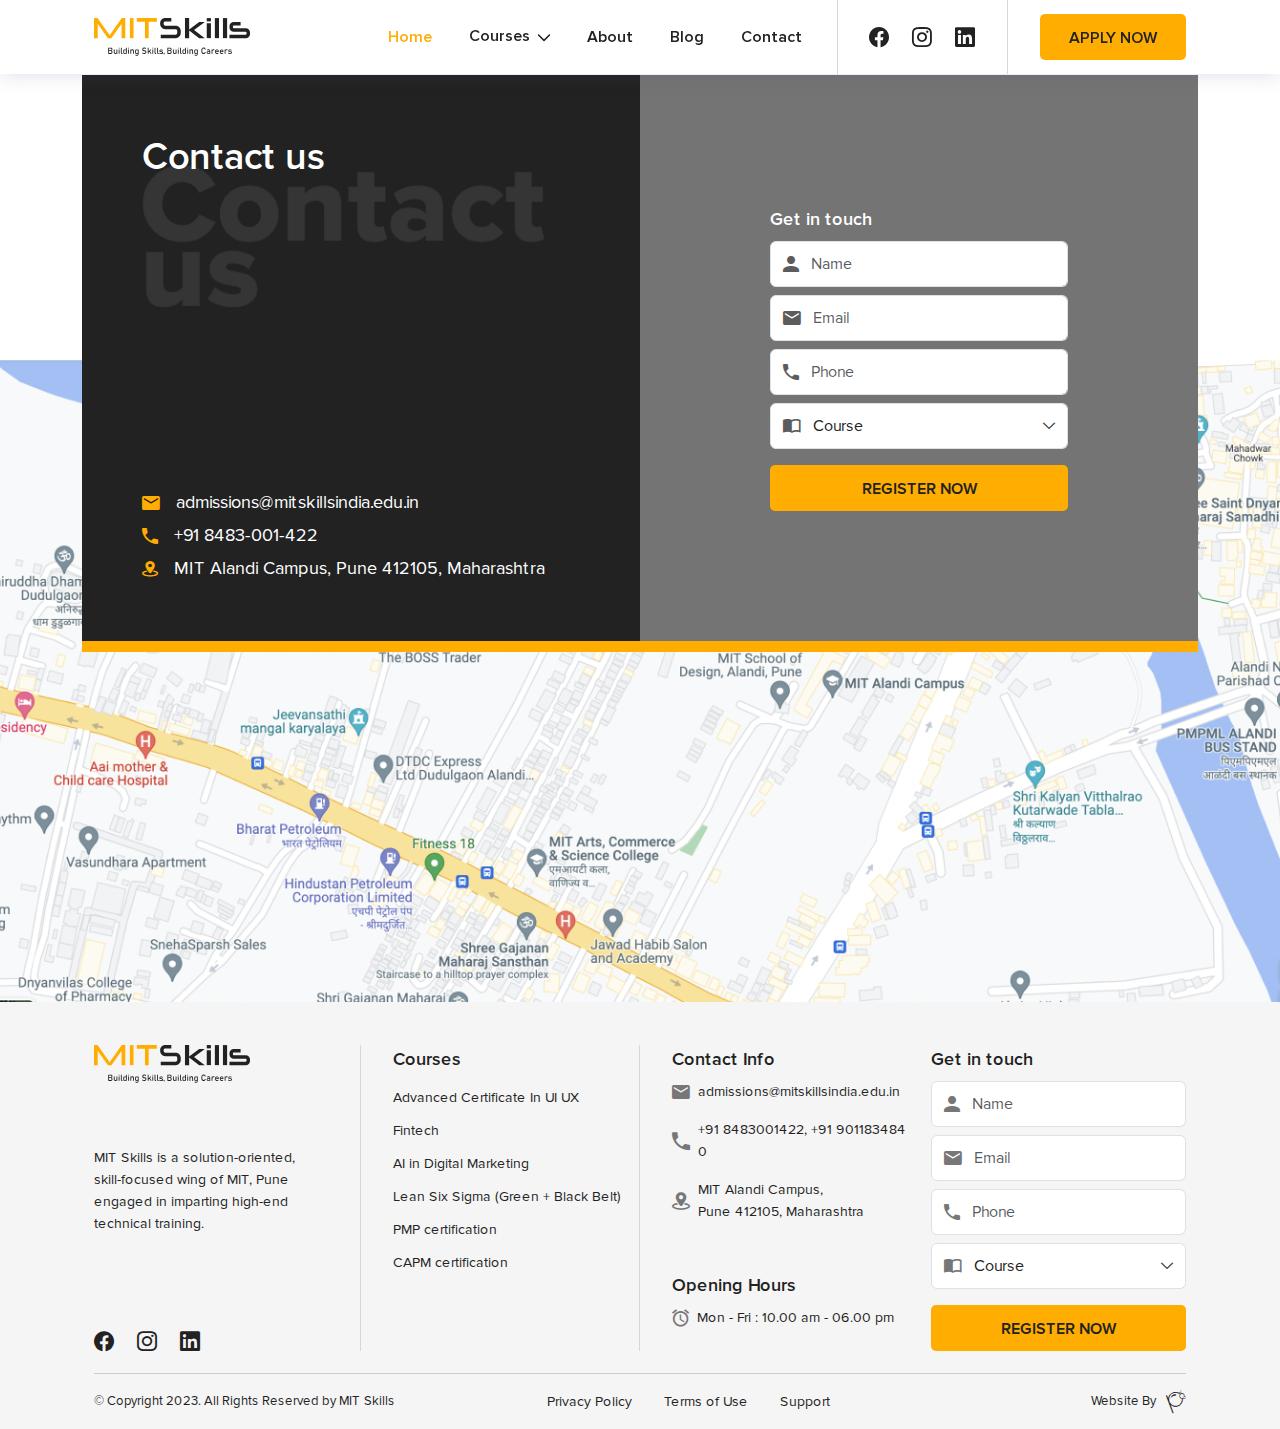
<file: contact-us.html>
<!DOCTYPE html>
<html lang="en">
  <head>
    <meta charset="UTF-8" />
    <meta http-equiv="X-UA-Compatible" content="IE=edge" />
    <meta name="viewport" content="width=device-width, initial-scale=1.0" />
    <title>MITSkills</title>
    <link rel="icon" type="image/png" href="assets/images/favicon.ico" />
    <link rel="stylesheet" href="assets/css/bootstrap.min.css" />
    <link rel="stylesheet" href="assets/css/bootstrap-select.min.css" />
    <link rel="stylesheet" href="assets/css/fonts.css" type="text/css" />
    <link rel="stylesheet" href="assets/css/style.css" type="text/css" />
  </head>
  <body>
    <!-- Header Nav Start -->
    <nav class="navbar navbar-expand-lg fixed-top navigation">
      <div class="container">
        <a class="navbar-brand" href="index.html"><img src="assets/images/mitskills-logo.svg" width="auto" height="auto" alt="Logo"></a>
        <button class="navbar-toggler" type="button" data-bs-toggle="collapse" data-bs-target="#navbarSupportedContent" aria-controls="navbarSupportedContent" aria-expanded="false" aria-label="Toggle navigation">
          <span class="navbar-toggler-icon"></span>
        </button>
        <div class="collapse navbar-collapse" id="navbarSupportedContent">

          <ul class="navbar-nav ms-auto">
            <li class="nav-item"><a class="nav-link active" aria-current="page" href="index.html">Home</a></li>
            <li class="nav-item dropdown firstNav">
              <a class="nav-link dropdown-toggle" href="#" role="button" data-bs-toggle="dropdown" aria-expanded="false">Courses</a>
              <ul class="dropdown-menu dropMenu">
                <li><a class="dropdown-item" href="ui-ux.html">Advanced Certificate In UI UX</a></li>
                <li><a class="dropdown-item" href="fintech.html">Fintech</a></li>
                <li><a class="dropdown-item" href="digital-marketing.html">AI in Digital Marketing</a></li>
                <li><a class="dropdown-item" href="six-sigma.html">Lean Six Sigma (Green + Black Belt)</a></li>
                <li class="nav-item dropdown secondnav">
                  <a class="nav-link dropdown-toggle" href="javascript:void(0)" role="button" data-bs-toggle="dropdown" aria-expanded="false">PMI Certification</a>
                  <ul class="dropdown-menu secondDrop">
                    <li><a class="dropdown-item" href="pmp.html">PMP certification</a></li>
                    <li><a class="dropdown-item" href="capm.html">CAPM certification</a></li>
                  </ul>
                </li>
              </ul>
            </li>
            <li class="nav-item"><a class="nav-link" href="about-us.html">About</a></li>
            <li class="nav-item"><a class="nav-link" href="blog.html">Blog</a></li> 
            <li class="nav-item"><a class="nav-link" href="contact-us.html">Contact</a></li>
          </ul>
          <ul class="socials">
            <a class="socials-links" href="#"><i class="mtsk-facebook"></i></a>
            <a class="socials-links" href="#"><i class="mtsk-instagram"></i></a>
            <a class="socials-links" href="#"><i class="mtsk-linkedIn"></i></a>
          </ul>
          <button type="button" class="btn btn-primary mit-button btn-ripple">Apply Now</button>
        </div>
      </div>
    </nav>
    <!-- Header Nav End --->
    <main class="main-body">
      <section>
        <div class="container contact-box">
          <div class="row con-listing">
            <div class="col-md-12 col-lg-6 con-block">
              <div class="con-head">
                <h2>Contact us</h2>
                <div class="con-info">
                  <div class="con-details mail-details">
                    <span class="mtsk-mail"></span>
                    <p>admissions@mitskillsindia.edu.in</p>
                  </div>
                  <div class="con-details mt-2">
                    <span class="mtsk-phone"></span>
                    <p>+91 8483-001-422</p>
                  </div>
                  <div class="con-details mt-2">
                    <span class="mtsk-location"></span>
                    <p>MIT Alandi Campus, Pune 412105, Maharashtra</p>
                  </div>
                </div>
              </div>
            </div>
            <div class="col-md-12 col-lg-6 con-formList">
              <div class="">
                <h2>Get in touch</h2>
                <form method="post">
                  <div class="input-group mb-2 con-form">
                    <span class="input-group-text"><i class="mtsk-user"></i></span>
                    <input type="text" name="name" class="form-control" placeholder="Name" aria-label="Name" autocomplete="off">
                  </div>
                  <div class="input-group mb-2 con-form">
                    <span class="input-group-text"><i class="mtsk-mail"></i></span>
                    <input type="email" name="email" class="form-control" placeholder="Email" aria-label="Email" autocomplete="off">
                  </div>
                  <div class="input-group mb-2 con-form">
                    <span class="input-group-text"><i class="mtsk-phone"></i></span>
                    <input type="text" name="phone" class="form-control" placeholder="Phone" aria-label="Phone" autocomplete="off">
                  </div>
                  <div class="input-group mb-2 con-form">
                    <span class="input-group-text"><i class="mtsk-cource"></i></span>
                    <select name="select" class="form-control selectpicker" autocomplete="off">
                      <option value="" selected disabled>Course</option>
                      <option value="1">Fin Tech</option> 
                      <option value="2">AI in Digital Marketing</option>
                      <option value="3">Lean Six Sigma</option>
                      <option value="4">PMP certification</option>
                      <option value="5">CAPM certification</option>
                    </select>
                  </div>
                  <button type="button" class="btn btn-primary mit-button mit-footer btn-ripple w-100 mt-2">Register Now</button>
                </form>
              </div>
            </div>
          </div>
        </div>
        <div class="middle-bg"></div>
      </section>
    </main>
    <!-- Footer Start -->
    <footer class="footer">
      <div class="container">
        <div class="row res-row">
          <div class="col-md-12 col-lg-3 fls">
            <div class="logo-img">
              <img src="assets/images/mitskills-logo.svg" width="auto" height="auto" class="img-fluid " alt="Footer Logo" />
            </div>
            <p>MIT Skills is a solution-oriented, skill-focused wing of MIT, Pune engaged in imparting high-end technical training.</p>
            <ul class="socials social-footer">
              <a class="socials-links" href="#"><i class="mtsk-facebook"></i></a>
              <a class="socials-links" href="#"><i class="mtsk-instagram"></i></a>
              <a class="socials-links" href="#"><i class="mtsk-linkedIn"></i></a>
            </ul>
          </div>
          <div class="col-md-12 col-lg-3 courses-list">
            <h2>Courses</h2>
            <ul>
              <li><a href="ui-ux.html">Advanced Certificate In UI UX</a></li>
              <li><a href="fintech.html">Fintech</a></li>
              <li><a href="digital-marketing.html">AI in Digital Marketing</a></li>
              <li><a href="six-sigma.html">Lean Six Sigma (Green + Black Belt)</a></li>
              <li><a href="pmp.html">PMP certification</a></li>
              <li><a href="capm.html">CAPM certification</a></li>
            </ul>
          </div>
          <div class="col-md-12 col-lg-3 contact-info">
            <div class="cc-list">
              <h2>Contact Info</h2>
              <div class="cc-details mail-details">
                <span class="mtsk-mail"></span>
                <p>admissions@mitskillsindia.edu.in</p>
              </div>
              <div class="cc-details mt-3">
                <span class="mtsk-phone"></span>
                <p>+91 8483001422, +91 9011834840</p>
              </div>
              <div class="cc-details mt-3">
                <span class="mtsk-location"></span>
                <p>MIT Alandi Campus, <br> Pune 412105, Maharashtra</p>
              </div>
            </div>
            <div class="cc-list time-list">
              <h2>Opening Hours</h2>
              <div class="cc-details">
                <span class="mtsk-time"></span>
                <p>Mon - Fri : 10.00 am - 06.00 pm</p>
              </div>
            </div>
          </div>
          <div class="col-md-12 col-lg-3 contact">
            <h2>Get in touch</h2>
            <form method="post">
              <div class="input-group mb-2 con-form">
                <span class="input-group-text"><i class="mtsk-user"></i></span>
                <input type="text" name="name" class="form-control" placeholder="Name" aria-label="Name" autocomplete="off">
              </div>
              <div class="input-group mb-2 con-form">
                <span class="input-group-text"><i class="mtsk-mail"></i></span>
                <input type="email" name="email" class="form-control" placeholder="Email" aria-label="Email" autocomplete="off">
              </div>
              <div class="input-group mb-2 con-form">
                <span class="input-group-text"><i class="mtsk-phone"></i></span>
                <input type="text" name="phone" class="form-control" placeholder="Phone" aria-label="Phone" autocomplete="off">
              </div>
              <div class="input-group mb-2 con-form">
                <span class="input-group-text"><i class="mtsk-cource"></i></span>
                <select name="select" class="form-control selectpicker" autocomplete="off">
                  <option value="" selected disabled>Course</option>
                  <option value="1">Advanced Certificate In UI UX</option>
                  <option value="1">Fin Tech</option> 
                  <option value="2">AI in Digital Marketing</option>
                  <option value="3">Lean Six Sigma (Green + Black Belt)</option>
                  <option value="4">PMP certification</option>
                  <option value="5">CAPM certification</option>
                </select>
              </div>
              <button type="button" class="btn btn-primary mit-button mit-footer btn-ripple w-100 mt-2">Register Now</button>
            </form>
          </div>
        </div>
        <div class="bottom-footer">
          <p class="right-reserved">© Copyright 2023. All Rights Reserved by MIT Skills</p>
          <div class="terms-list">
            <ul>
              <li><a href="privacy-policy.html">Privacy Policy</a></li>
              <li><a href="terms-use.html">Terms of Use</a></li>
              <li><a href="#">Support</a></li>
            </ul>
            <p>Website By <i class="mtsk-pf"></i></p>
          </div>
        </div>
      </div>
    </footer>
    <script src="assets/js/jquery.min.js"></script>
    <script src="assets/js/bootstrap.bundle.min.js"></script>
    <script src="assets/js/bootstrap-select.min.js"></script>
    <script src="assets/js/common.js"></script>
  </body>
</html>
</file>
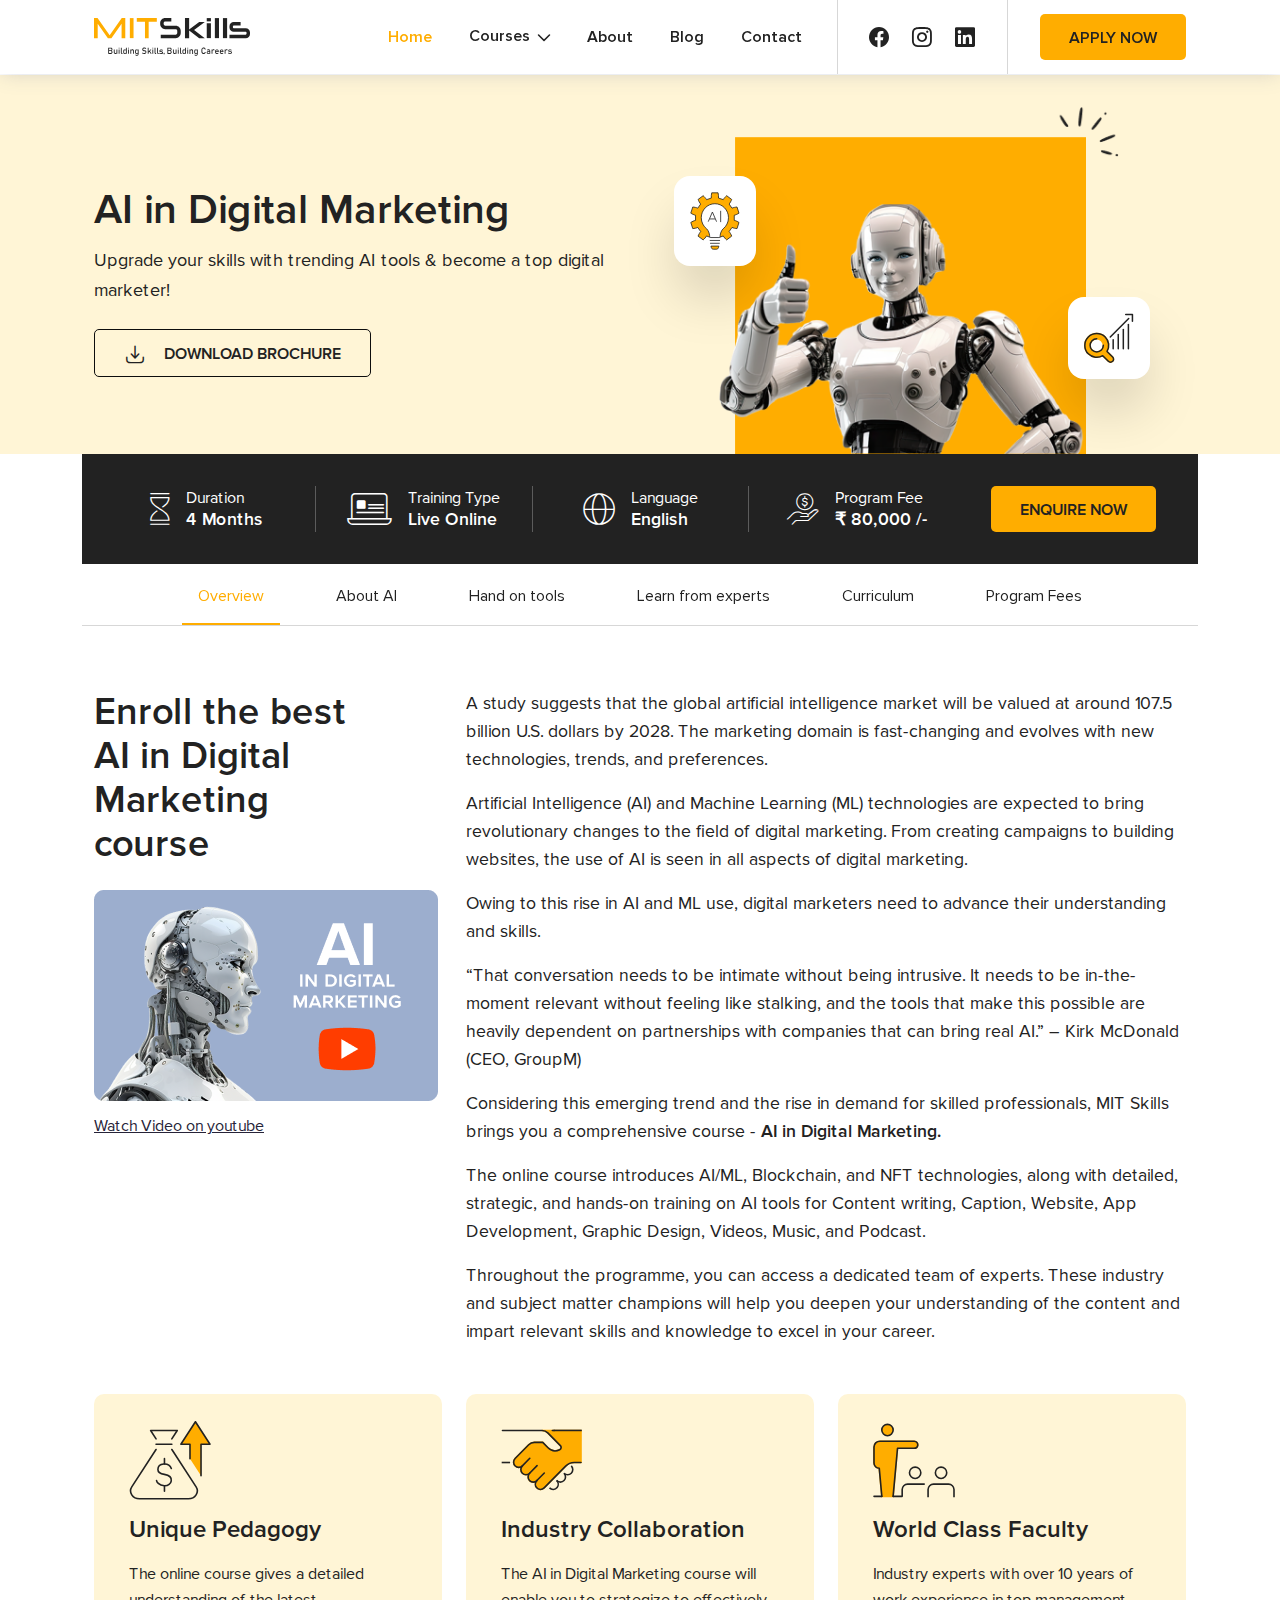
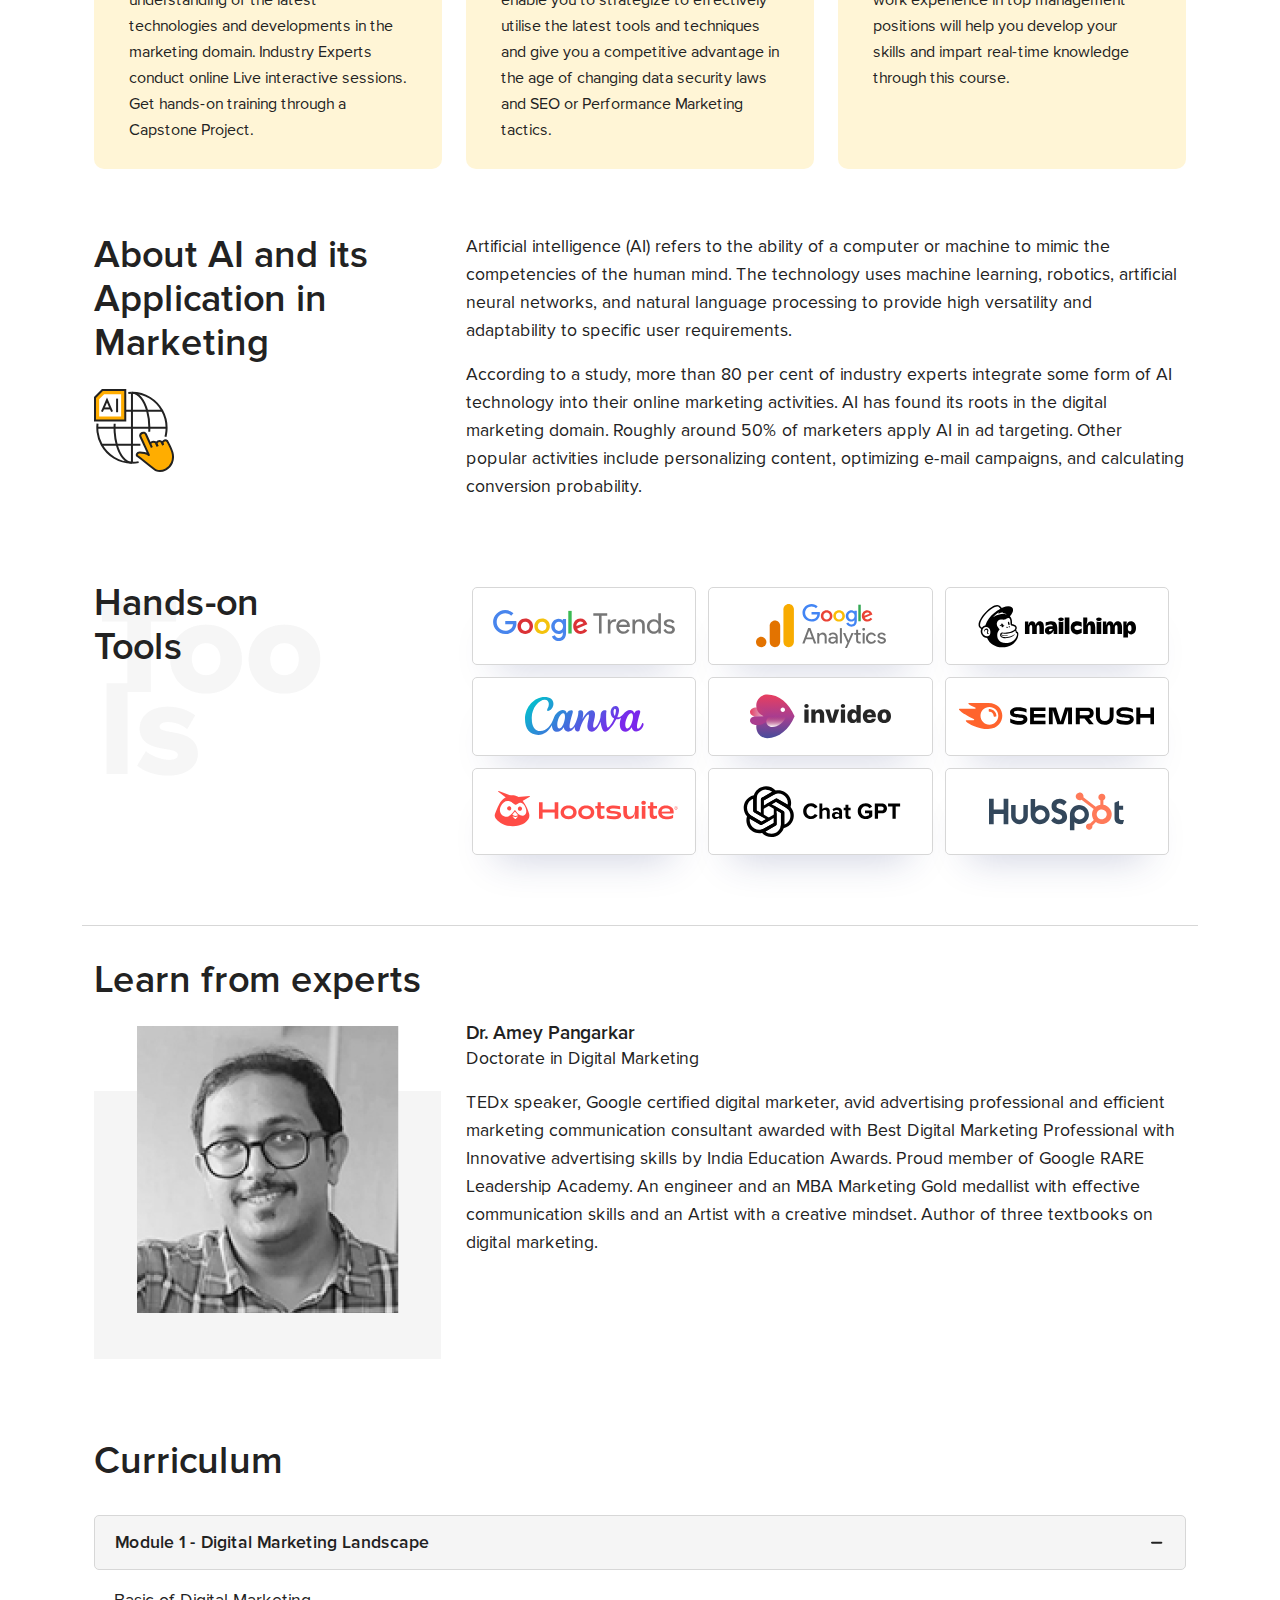
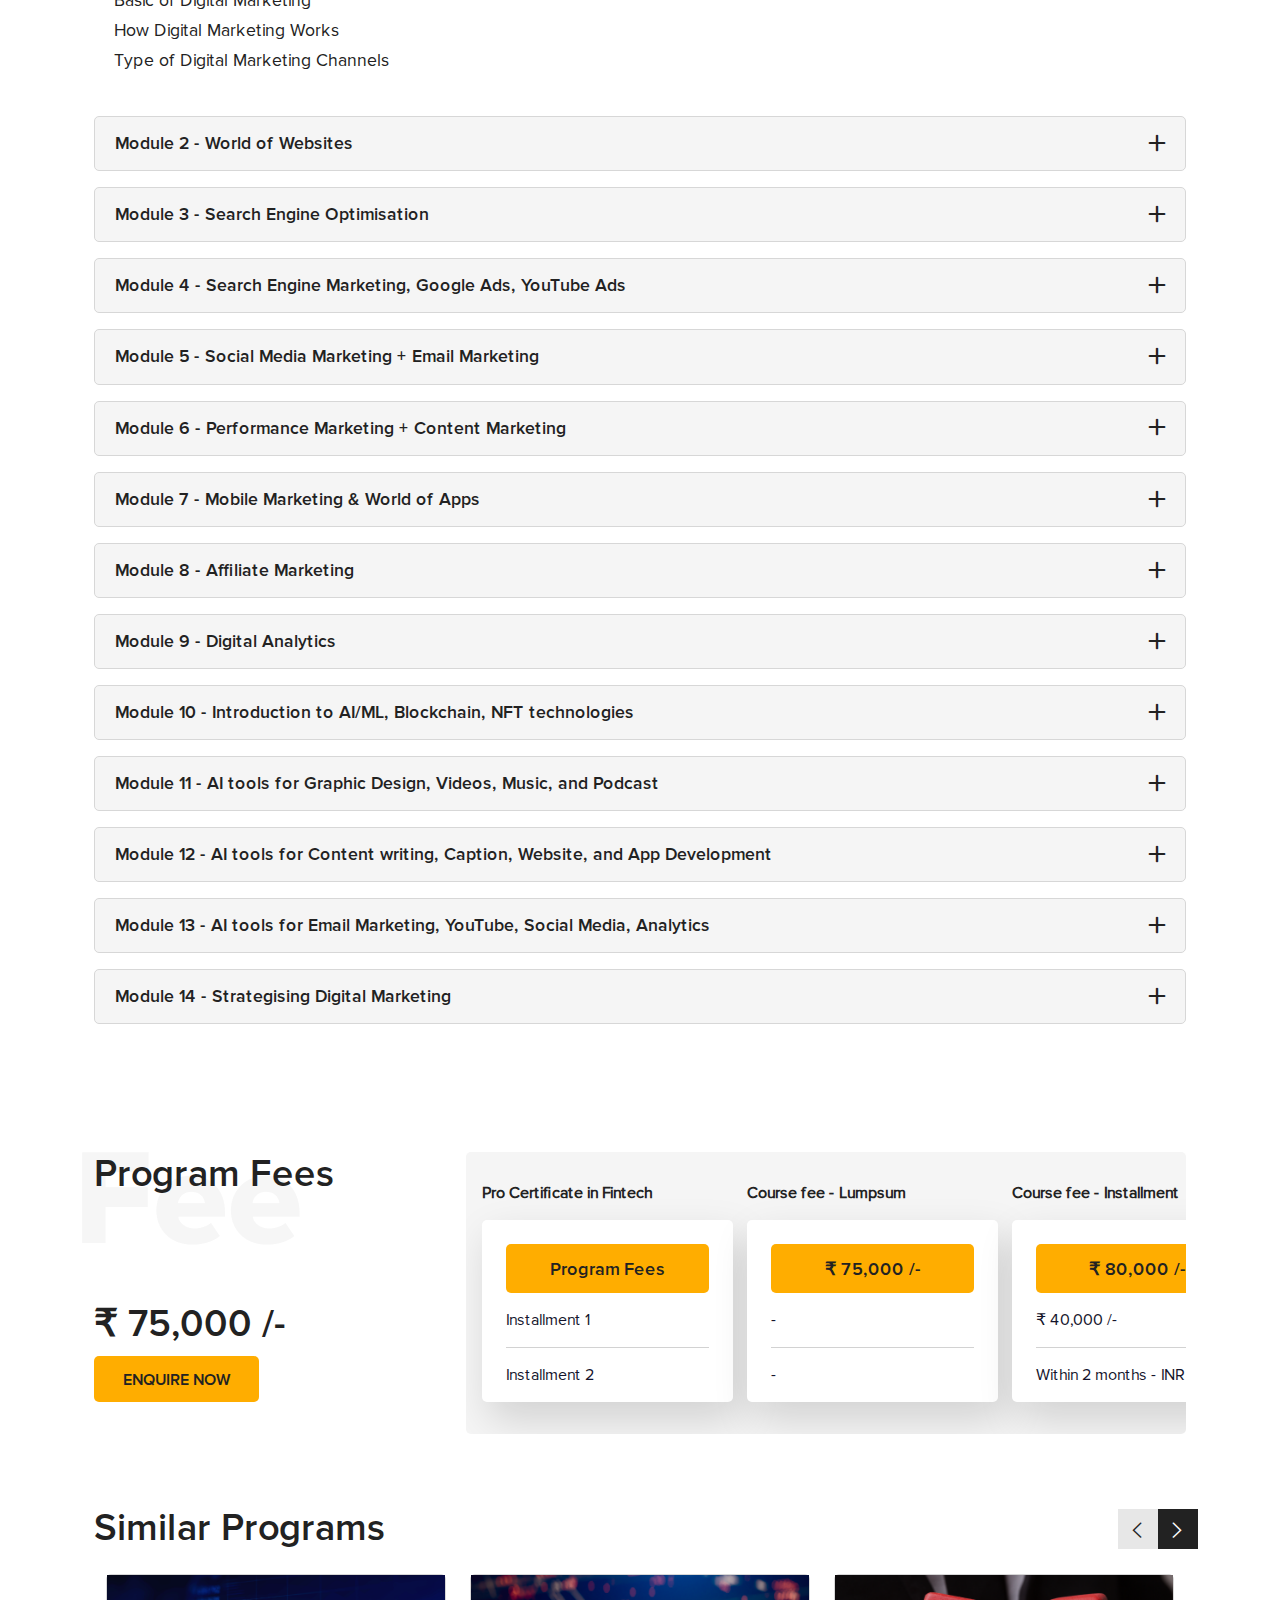
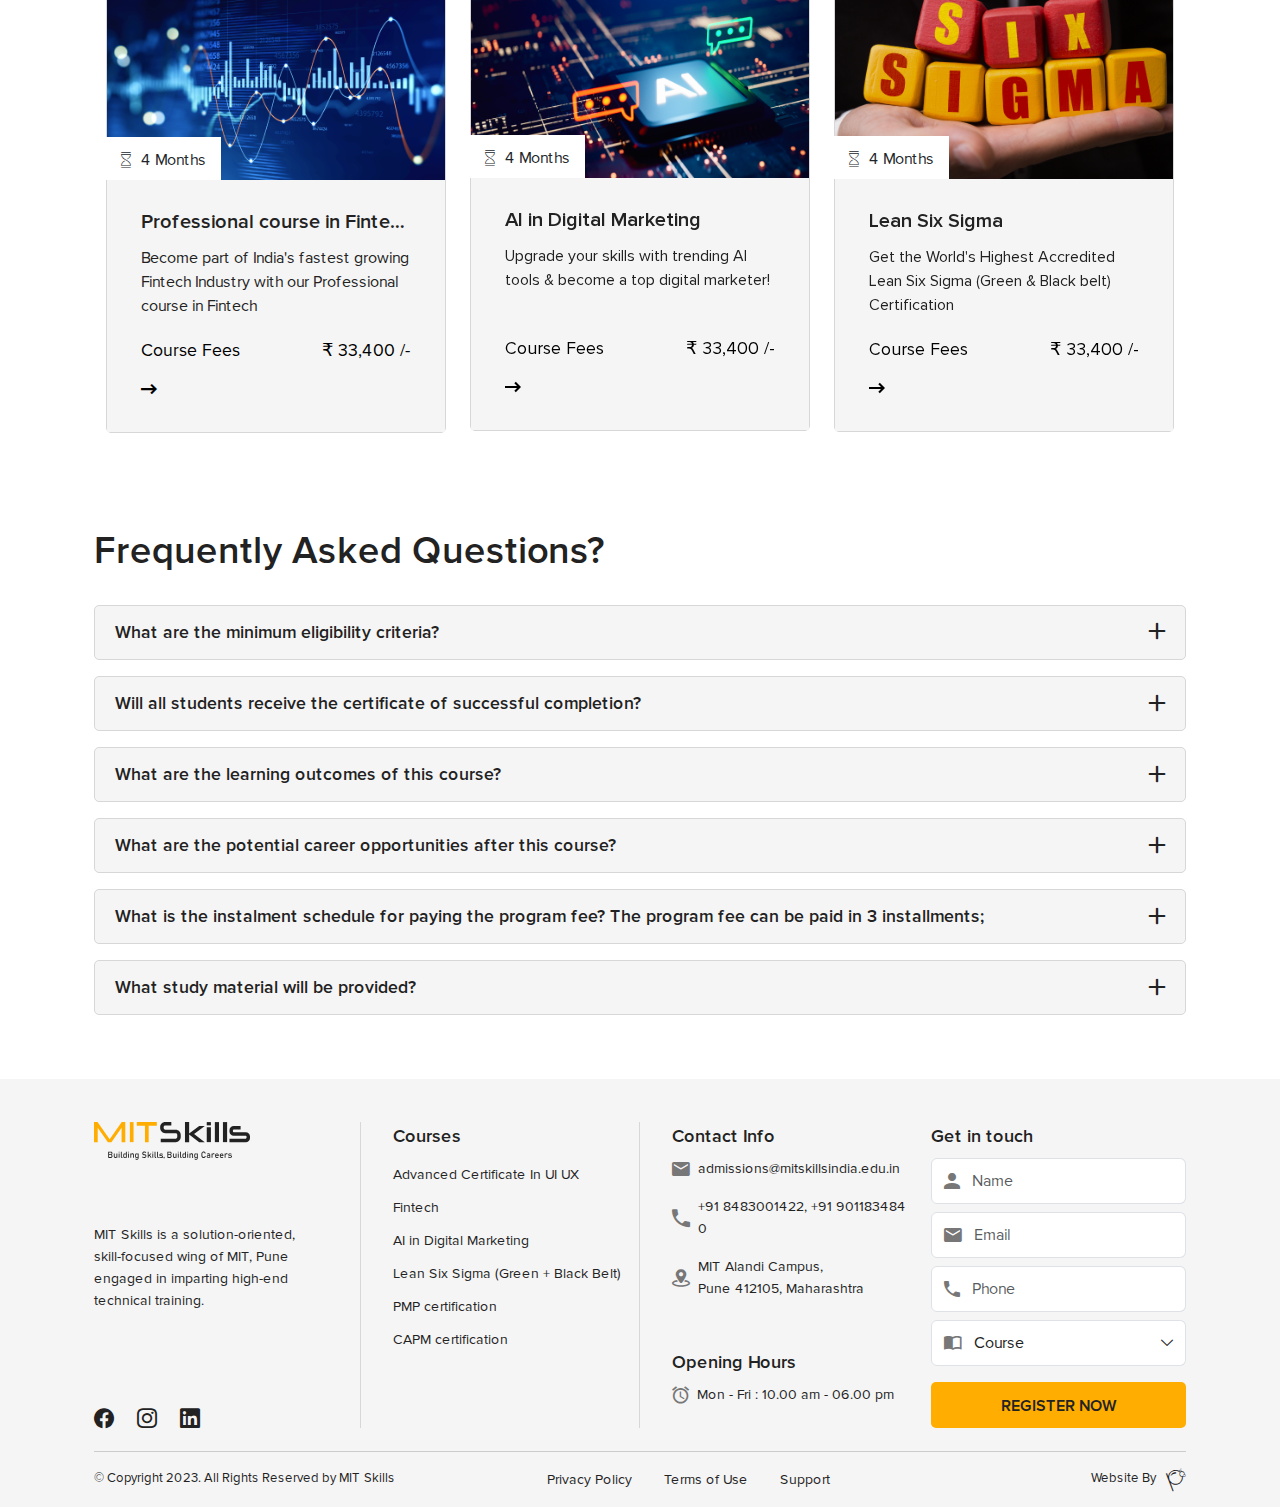
<file: digital-marketing.html>
<!DOCTYPE html>
<html lang="en">
  <head>
    <meta charset="UTF-8" />
    <meta http-equiv="X-UA-Compatible" content="IE=edge" />
    <meta name="viewport" content="width=device-width, initial-scale=1.0" />
    <title>MITSkills</title>
    <link rel="icon" type="image/png" href="assets/images/favicon.ico" />
    <link rel="stylesheet" href="assets/css/bootstrap.min.css" />
    <link rel="stylesheet" href="assets/css/bootstrap-select.min.css" />
    <link rel="stylesheet" href="assets/css/slick.min.css" />
    <link rel="stylesheet" href="assets/css/fonts.css" type="text/css" />
    <link rel="stylesheet" href="assets/css/style.css" type="text/css" />
  </head>
  <body>
    <!-- Header Nav Start -->
    <nav class="navbar navbar-expand-lg fixed-top navigation">
      <div class="container">
        <a class="navbar-brand" href="index.html"><img src="assets/images/mitskills-logo.svg" width="auto" height="auto" alt="Logo"></a>
        <button class="navbar-toggler" type="button" data-bs-toggle="collapse" data-bs-target="#navbarSupportedContent" aria-controls="navbarSupportedContent" aria-expanded="false" aria-label="Toggle navigation">
          <span class="navbar-toggler-icon"></span>
        </button>
        <div class="collapse navbar-collapse" id="navbarSupportedContent">

          <ul class="navbar-nav ms-auto">
            <li class="nav-item"><a class="nav-link active" aria-current="page" href="index.html">Home</a></li>
            <li class="nav-item dropdown firstNav">
              <a class="nav-link dropdown-toggle" href="#" role="button" data-bs-toggle="dropdown" aria-expanded="false">Courses</a>
              <ul class="dropdown-menu dropMenu">
                <li><a class="dropdown-item" href="ui-ux.html">Advanced Certificate In UI UX</a></li>
                <li><a class="dropdown-item" href="fintech.html">Fintech</a></li>
                <li><a class="dropdown-item" href="digital-marketing.html">AI in Digital Marketing</a></li>
                <li><a class="dropdown-item" href="six-sigma.html">Lean Six Sigma (Green + Black Belt)</a></li>
                <li class="nav-item dropdown secondnav">
                  <a class="nav-link dropdown-toggle" href="javascript:void(0)" role="button" data-bs-toggle="dropdown" aria-expanded="false">PMI Certification</a>
                  <ul class="dropdown-menu secondDrop">
                    <li><a class="dropdown-item" href="pmp.html">PMP certification</a></li>
                    <li><a class="dropdown-item" href="capm.html">CAPM certification</a></li>
                  </ul>
                </li>
              </ul>
            </li>
            <li class="nav-item"><a class="nav-link" href="about-us.html">About</a></li>
            <li class="nav-item"><a class="nav-link" href="blog.html">Blog</a></li> 
            <li class="nav-item"><a class="nav-link" href="contact-us.html">Contact</a></li>
          </ul>
          <ul class="socials">
            <a class="socials-links" href="#"><i class="mtsk-facebook"></i></a>
            <a class="socials-links" href="#"><i class="mtsk-instagram"></i></a>
            <a class="socials-links" href="#"><i class="mtsk-linkedIn"></i></a>
          </ul>
          <button type="button" class="btn btn-primary mit-button btn-ripple">Apply Now</button>
        </div>
      </div>
    </nav>
    <!-- Header Nav End --->
    <main class="main-body">
      <section class="banner inner-banner">
        <div class="container">
          <div class="row">
            <div class="col-md-12 col-lg-6 main-banner">
              <h2>AI in Digital Marketing</h2>
              <p>Upgrade your skills with trending AI tools & become a top digital marketer!</p>
              <div class="page-btn mb-0">
                <!-- <a href="#" class="humanImg"><img src="assets/images/humancloud.png" class="w-100 " width="auto" height="auto" alt="Human Cloud"></a> -->
                <button type="button" class="btn btn-primary mit-button cus-btn inner-cus ms-0"><span class="mtsk-download"></span> &nbsp; Download BROCHURE</button>
              </div>
            </div>
            <div class="col-md-12 col-lg-6">
              <div class="css-details">
                <div class="stc-det student-sec inner-sec">
                  <img src="assets/images/ai.svg" alt="">
                </div>
                <img src="assets/images/dig-banner.png" class="banner-img" alt="Banner 1">
                <div class="stc-det course-sec inner-sec">
                  <img src="assets/images/progress-high.svg" alt="">
                </div>
              </div>
            </div>
          </div>
        </div>
      </section>
      <section>
        <div class="container">
          <div class="row">
            <div class="col-md-12 col-lg-12 enquiry-bar">
              <ul class="program-details">
                <li>
                  <span class="mtsk-duration"></span>
                  <div class="program-feature">
                    <p>Duration</p>
                    <span>4 Months</span>
                  </div>
                </li>
                <li>
                  <span class="mtsk-training"></span>
                  <div class="program-feature">
                    <p>Training Type</p>
                    <span>Live Online</span>
                  </div>
                </li>
                <li>
                  <span class="mtsk-language"></span>
                  <div class="program-feature">
                    <p>Language</p>
                    <span>English</span>
                  </div>
                </li>
                <li>
                  <span class="mtsk-fee"></span>
                  <div class="program-feature">
                    <p>Program Fee </p>
                    <span>₹ 80,000 /-</span>
                  </div>
                </li>
                <li><button type="button" class="btn btn-primary mit-button enquire-btn" data-bs-toggle="modal" data-bs-target="#enquiryModal">Enquire Now</button></li>
              </ul>
            </div>
          </div>
        </div>
      </section>
      <section class="app-featurelist">
        <div class="container">
          <div class="row">
            <ul class="app-features">
              <li><a class="active" href="#overview">Overview</a></li>
              <li><a href="#aboutMIT">About AI</a></li>
              <li><a href="#handsTool">Hand on tools</a></li>
              <li><a href="#learnExpert">Learn from experts</a></li>
              <li><a href="#curriculam">Curriculum</a></li>
              <li><a href="#progressFee">Program Fees</a></li>
            </ul>
          </div>
        </div>
      </section>
      <section id="overview" class="enroll-certification">
          <div class="container">
            <div class="row">
              <div class="col-md-12 col-lg-4 fintech-certi">
                <h2>Enroll the best <br> AI in Digital <br> Marketing <br> course</h2>
                <img src="assets/images/digi-marketing.png" alt="">
                <a href="#" class="watch-video">Watch Video on youtube</a>
              </div>
              <div class="col-md-12 col-lg-8 fin-feature">
                <p>A study suggests that the global artificial intelligence market will be valued at around 107.5 billion U.S. dollars by 2028. The marketing domain is fast-changing and evolves with new technologies, trends, and preferences.</p>
                <p>Artificial Intelligence (AI) and Machine Learning (ML) technologies are expected to bring revolutionary changes to the field of digital marketing. From creating campaigns to building websites, the use of AI is seen in all aspects of digital marketing.</p>
                <p>Owing to this rise in AI and ML use, digital marketers need to advance their understanding and skills.</p>
                <p>“That conversation needs to be intimate without being intrusive. It needs to be in-the-moment relevant without feeling like stalking, and the tools that make this possible are heavily dependent on partnerships with companies that can bring real AI.” – Kirk McDonald (CEO, GroupM)</p>
                <p>Considering this emerging trend and the rise in demand for skilled professionals, MIT Skills brings you a comprehensive course - <strong> AI in Digital Marketing.</strong></p>
                <p>The online course introduces AI/ML, Blockchain, and NFT technologies, along with detailed, strategic, and hands-on training on AI tools for Content writing, Caption, Website, App Development, Graphic Design, Videos, Music, and Podcast.</p>
                <p>Throughout the programme, you can access a dedicated team of experts. These industry and subject matter champions will help you deepen your understanding of the content and impart relevant skills and knowledge to excel in your career.</p>
              </div>
            </div>
            <div class="row">
              <div class="col-md-12 col-lg-4 pede-card">
                <div class="card over-card">
                  <img src="assets/images/pedagogy.svg" class="img-fluid " alt="...">
                  <div class="card-body">
                    <h5 class="card-title">Unique Pedagogy</h5>
                    <p class="card-text">The online course gives a detailed understanding of the latest technologies and developments in the marketing domain. Industry Experts conduct online Live interactive sessions. Get hands-on training through a Capstone Project.</p>
                  </div>
                </div>
              </div>
              <div class="col-md-12 col-lg-4 pede-card">
                <div class="card over-card">
                  <img src="assets/images/collaberation.svg" class="img-fluid " alt="...">
                  <div class="card-body">
                    <h5 class="card-title">Industry Collaboration</h5>
                    <p class="card-text">The AI in Digital Marketing course will enable you to strategize to effectively utilise the latest tools and techniques and give you a competitive advantage in the age of changing data security laws and SEO or Performance Marketing tactics.</p>
                  </div>
                </div>
              </div>
              <div class="col-md-12 col-lg-4 pede-card">
                <div class="card over-card">
                  <img src="assets/images/faculty.svg" class="img-fluid " alt="...">
                  <div class="card-body">
                    <h5 class="card-title">World Class Faculty</h5>
                    <p class="card-text">Industry experts with over 10 years of work experience in top management positions will help you develop your skills and impart real-time knowledge through this course.</p>
                  </div>
                </div>
              </div>
            </div>
          </div>
      </section>
      <section id="aboutMIT" class="enroll-certification">
        <div class="container">
          <div class="row">
            <div class="col-md-12 col-lg-4 fintech-certi aboutMit-skills">
              <h2>About AI and its <br> Application in <br> Marketing</h2>
              <img src="assets/images/marketing.svg" alt="">
            </div>
            <div class="col-md-12 col-lg-8 fin-feature">
              <p>Artificial intelligence (AI) refers to the ability of a computer or machine to mimic the competencies of the human mind. The technology uses machine learning, robotics, artificial neural networks, and natural language processing to provide high versatility and adaptability to specific user requirements.</p>
              <p>According to a study, more than 80 per cent of industry experts integrate some form of AI technology into their online marketing activities. AI has found its roots in the digital marketing domain. Roughly around 50% of marketers apply AI in ad targeting. Other popular activities include personalizing content, optimizing e-mail campaigns, and calculating conversion probability.</p>
            </div>
          </div>
        </div>
      </section>
      <section id="handsTool" class="enroll-certification">
        <div class="container">
          <div class="row">
            <div class="col-md-12 col-lg-4 fintech-certi hand-tool">
              <h2>Hands-on <br> Tools</h2>
            </div>
            <div class="col-md-12 col-lg-8 fin-feature">
              <ul class="pay-method">
                <li><img src="assets/images/google-trends.svg" class="img-width phonepay" alt=""></li>
                <li><img src="assets/images/googleAnalytics.svg" class="img-width" alt=""></li>
                <li><img src="assets/images/mailchimp.svg" class="img-width" alt=""></li>
                <li><img src="assets/images/canva.svg" class="img-width" alt=""></li>
                <li><img src="assets/images/invideo.svg" class="img-width" alt=""></li>
                <li><img src="assets/images/semrush.svg" class="img-width" alt=""></li>

                <li><img src="assets/images/hootsuit.svg" class="img-width" alt=""></li>
                <li><img src="assets/images/chatgpt.svg" class="img-width" alt=""></li>
                <li><img src="assets/images/hubspot.svg" class="img-width" alt=""></li>
              </ul>
            </div>
          </div>
        </div>
      </section>
      <section id="learnExpert" class="enroll-certification learn-sec">
        <div class="container">
          <div class="row learn-det">
            <div class="col-md-12 col-lg-4 fintech-certi">
              <h2>Learn from experts</h2>
              <img src="assets/images/digi-learn.png" class="img-fluid " alt="">
            </div>
            <div class="col-md-12 col-lg-8 fin-feature learn-expert">
              <h3>Dr. Amey Pangarkar</h3>
              <p>Doctorate in Digital Marketing</p>
              <p>TEDx speaker, Google certified digital marketer, avid advertising professional and efficient marketing communication consultant awarded with Best Digital Marketing Professional with Innovative advertising skills by India Education Awards. Proud member of Google RARE Leadership Academy. An engineer and an MBA Marketing Gold medallist with effective communication skills and an Artist with a creative mindset. Author of three textbooks on digital marketing.</p>
            </div>
          </div>
        </div>
      </section>
      <section id="curriculam" class="enroll-certification">
        <div class="container">
          <div class="row">
            <div class="cur-accordiaon">
              <h3>Curriculum</h3>
              <div class="accordion curriculum-accordion" id="curriculum">
                <div class="accordion-item">
                  <h2 class="accordion-header">
                    <button class="accordion-button" type="button" data-bs-toggle="collapse" data-bs-target="#module1" aria-expanded="true" aria-controls="module1">
                      Module 1 - Digital Marketing Landscape
                    </button>
                  </h2>
                  <div id="module1" class="accordion-collapse collapse show" data-bs-parent="#curriculum">
                    <div class="accordion-body">
                      <div class="row">
                        <div class="fintech-module digital-mod">
                          <ul>
                            <li>Basic of Digital Marketing</li>
                            <li>How Digital Marketing Works</li>
                            <li>Type of Digital Marketing Channels</li>
                          </ul>
                        </div>
                      </div>
                    </div>
                  </div>
                </div>
                <div class="accordion-item">
                  <h2 class="accordion-header">
                    <button class="accordion-button collapsed" type="button" data-bs-toggle="collapse" data-bs-target="#module2" aria-expanded="false" aria-controls="module2">
                      Module 2 - World of Websites
                    </button>
                  </h2>
                  <div id="module2" class="accordion-collapse collapse" data-bs-parent="#curriculum">
                    <div class="accordion-body">
                      <div class="row">
                        <div class="fintech-module digital-mod">
                          <ul>
                            <li>Basic of Digital Marketing</li>
                            <li>How Digital Marketing Works</li>
                            <li>Type of Digital Marketing Channels</li>
                          </ul>
                        </div>
                      </div>
                    </div>
                  </div>
                </div>
                <div class="accordion-item">
                  <h2 class="accordion-header">
                    <button class="accordion-button collapsed" type="button" data-bs-toggle="collapse" data-bs-target="#module3" aria-expanded="false" aria-controls="module3">
                      Module 3 - Search Engine Optimisation
                    </button>
                  </h2>
                  <div id="module3" class="accordion-collapse collapse" data-bs-parent="#curriculum">
                    <div class="accordion-body">
                      <div class="row">
                        <div class="fintech-module digital-mod">
                          <ul>
                            <li>Basic of Digital Marketing</li>
                            <li>How Digital Marketing Works</li>
                            <li>Type of Digital Marketing Channels</li>
                          </ul>
                        </div>
                      </div>
                    </div>
                  </div>
                </div>
                <div class="accordion-item">
                  <h2 class="accordion-header">
                    <button class="accordion-button collapsed" type="button" data-bs-toggle="collapse" data-bs-target="#module4" aria-expanded="false" aria-controls="module4">
                      Module 4 - Search Engine Marketing, Google Ads, YouTube Ads
                    </button>
                  </h2>
                  <div id="module4" class="accordion-collapse collapse" data-bs-parent="#curriculum">
                    <div class="accordion-body">
                      <div class="row">
                        <div class="fintech-module digital-mod">
                          <ul>
                            <li>Basic of Digital Marketing</li>
                            <li>How Digital Marketing Works</li>
                            <li>Type of Digital Marketing Channels</li>
                          </ul>
                        </div>
                      </div>
                    </div>
                  </div>
                </div>
                <div class="accordion-item">
                  <h2 class="accordion-header">
                    <button class="accordion-button collapsed" type="button" data-bs-toggle="collapse" data-bs-target="#module5" aria-expanded="false" aria-controls="module5">
                      Module 5 - Social Media Marketing + Email Marketing
                    </button>
                  </h2>
                  <div id="module5" class="accordion-collapse collapse" data-bs-parent="#curriculum">
                    <div class="accordion-body">
                      <div class="row">
                        <div class="fintech-module digital-mod">
                          <ul>
                            <li>Basic of Digital Marketing</li>
                            <li>How Digital Marketing Works</li>
                            <li>Type of Digital Marketing Channels</li>
                          </ul>
                        </div>
                      </div>
                    </div>
                  </div>
                </div>
                <div class="accordion-item">
                  <h2 class="accordion-header">
                    <button class="accordion-button collapsed" type="button" data-bs-toggle="collapse" data-bs-target="#module6" aria-expanded="false" aria-controls="module6">
                      Module 6 - Performance Marketing + Content Marketing
                    </button>
                  </h2>
                  <div id="module6" class="accordion-collapse collapse" data-bs-parent="#curriculum">
                    <div class="accordion-body">
                      <div class="row">
                        <div class="fintech-module digital-mod">
                          <ul>
                            <li>Basic of Digital Marketing</li>
                            <li>How Digital Marketing Works</li>
                            <li>Type of Digital Marketing Channels</li>
                          </ul>
                        </div>
                      </div>
                    </div>
                  </div>
                </div>
                <div class="accordion-item">
                  <h2 class="accordion-header">
                    <button class="accordion-button collapsed" type="button" data-bs-toggle="collapse" data-bs-target="#module7" aria-expanded="false" aria-controls="module7">
                      Module 7 - Mobile Marketing & World of Apps
                    </button>
                  </h2>
                  <div id="module7" class="accordion-collapse collapse" data-bs-parent="#curriculum">
                    <div class="accordion-body">
                      <div class="row">
                        <div class="fintech-module digital-mod">
                          <ul>
                            <li>Basic of Digital Marketing</li>
                            <li>How Digital Marketing Works</li>
                            <li>Type of Digital Marketing Channels</li>
                          </ul>
                        </div>
                      </div>
                    </div>
                  </div>
                </div>
                <div class="accordion-item">
                  <h2 class="accordion-header">
                    <button class="accordion-button collapsed" type="button" data-bs-toggle="collapse" data-bs-target="#module8" aria-expanded="false" aria-controls="module8">
                      Module 8 - Affiliate Marketing
                    </button>
                  </h2>
                  <div id="module8" class="accordion-collapse collapse" data-bs-parent="#curriculum">
                    <div class="accordion-body">
                      <div class="row">
                        <div class="fintech-module digital-mod">
                          <ul>
                            <li>Basic of Digital Marketing</li>
                            <li>How Digital Marketing Works</li>
                            <li>Type of Digital Marketing Channels</li>
                          </ul>
                        </div>
                      </div>
                    </div>
                  </div>
                </div>
                <div class="accordion-item">
                  <h2 class="accordion-header">
                    <button class="accordion-button collapsed" type="button" data-bs-toggle="collapse" data-bs-target="#module9" aria-expanded="false" aria-controls="module9">
                      Module 9 - Digital Analytics
                    </button>
                  </h2>
                  <div id="module9" class="accordion-collapse collapse" data-bs-parent="#curriculum">
                    <div class="accordion-body">
                      <div class="row">
                        <div class="fintech-module digital-mod">
                          <ul>
                            <li>Basic of Digital Marketing</li>
                            <li>How Digital Marketing Works</li>
                            <li>Type of Digital Marketing Channels</li>
                          </ul>
                        </div>
                      </div>
                    </div>
                  </div>
                </div>
                <div class="accordion-item">
                  <h2 class="accordion-header">
                    <button class="accordion-button collapsed" type="button" data-bs-toggle="collapse" data-bs-target="#module10" aria-expanded="false" aria-controls="module10">
                      Module 10 - Introduction to AI/ML, Blockchain, NFT technologies
                    </button>
                  </h2>
                  <div id="module10" class="accordion-collapse collapse" data-bs-parent="#curriculum">
                    <div class="accordion-body">
                      <div class="row">
                        <div class="fintech-module digital-mod">
                          <ul>
                            <li>Basic of Digital Marketing</li>
                            <li>How Digital Marketing Works</li>
                            <li>Type of Digital Marketing Channels</li>
                          </ul>
                        </div>
                      </div>
                    </div>
                  </div>
                </div>
                <div class="accordion-item">
                  <h2 class="accordion-header">
                    <button class="accordion-button collapsed" type="button" data-bs-toggle="collapse" data-bs-target="#module11" aria-expanded="false" aria-controls="module11">
                      Module 11 - AI tools for Graphic Design, Videos, Music, and Podcast
                    </button>
                  </h2>
                  <div id="module11" class="accordion-collapse collapse" data-bs-parent="#curriculum">
                    <div class="accordion-body">
                      <div class="row">
                        <div class="fintech-module digital-mod">
                          <ul>
                            <li>Basic of Digital Marketing</li>
                            <li>How Digital Marketing Works</li>
                            <li>Type of Digital Marketing Channels</li>
                          </ul>
                        </div>
                      </div>
                    </div>
                  </div>
                </div>
                <div class="accordion-item">
                  <h2 class="accordion-header">
                    <button class="accordion-button collapsed" type="button" data-bs-toggle="collapse" data-bs-target="#module12" aria-expanded="false" aria-controls="module12">
                      Module 12 - AI tools for Content writing, Caption, Website, and App Development
                    </button>
                  </h2>
                  <div id="module12" class="accordion-collapse collapse" data-bs-parent="#curriculum">
                    <div class="accordion-body">
                      <div class="row">
                        <div class="fintech-module digital-mod">
                          <ul>
                            <li>Basic of Digital Marketing</li>
                            <li>How Digital Marketing Works</li>
                            <li>Type of Digital Marketing Channels</li>
                          </ul>
                        </div>
                      </div>
                    </div>
                  </div>
                </div>
                <div class="accordion-item">
                  <h2 class="accordion-header">
                    <button class="accordion-button collapsed" type="button" data-bs-toggle="collapse" data-bs-target="#module13" aria-expanded="false" aria-controls="module13">
                      Module 13 - AI tools for Email Marketing, YouTube, Social Media, Analytics
                    </button>
                  </h2>
                  <div id="module13" class="accordion-collapse collapse" data-bs-parent="#curriculum">
                    <div class="accordion-body">
                      <div class="row">
                        <div class="fintech-module digital-mod">
                          <ul>
                            <li>Basic of Digital Marketing</li>
                            <li>How Digital Marketing Works</li>
                            <li>Type of Digital Marketing Channels</li>
                          </ul>
                        </div>
                      </div>
                    </div>
                  </div>
                </div>
                <div class="accordion-item">
                  <h2 class="accordion-header">
                    <button class="accordion-button collapsed" type="button" data-bs-toggle="collapse" data-bs-target="#module14" aria-expanded="false" aria-controls="module14">
                      Module 14 - Strategising Digital Marketing
                    </button>
                  </h2>
                  <div id="module14" class="accordion-collapse collapse" data-bs-parent="#curriculum">
                    <div class="accordion-body">
                      <div class="row">
                        <div class="fintech-module digital-mod">
                          <ul>
                            <li>Basic of Digital Marketing</li>
                            <li>How Digital Marketing Works</li>
                            <li>Type of Digital Marketing Channels</li>
                          </ul>
                        </div>
                      </div>
                    </div>
                  </div>
                </div>
              </div>
            </div>
          </div>
        </div>
      </section>
      <section id="progressFee" class="enroll-certification">
        <div class="container">
          <div class="row">
            <div class="col-md-12 col-lg-4 fintech-certi fee-section">
              <h2>Program Fees</h2>
              <div class="price-enquiry digital-fee">
                <h3>₹ 75,000 /-</h3>
                <button type="button" class="btn btn-primary mit-button">Enquire Now</button>
              </div>
            </div>
            <div class="col-md-12 col-lg-8 fin-feature">
              <div class="fee-distribution digi-fee">
                <div class="fee-card">
                  <h5 class="card-title">Pro Certificate in Fintech</h5>
                  <div class="card-body">
                    <button type="button" class="btn btn-primary mit-button w-100">Program Fees</button>
                    <ul class="fee-list">
                      <li>Installment 1</li>
                      <li>Installment 2</li>
                    </ul>
                  </div>
                </div>
                <div class="fee-card">
                  <h5 class="card-title">Course fee - Lumpsum</h5>
                  <div class="card-body">
                    <button type="button" class="btn btn-primary mit-button w-100">₹ 75,000 /-</button>
                    <ul class="fee-list">
                      <li>-</li>
                      <li>-</li>
                    </ul>
                  </div>
                </div>
                <div class="fee-card">
                  <h5 class="card-title">Course fee - Installment</h5>
                  <div class="card-body">
                    <button type="button" class="btn btn-primary mit-button w-100">₹ 80,000 /-</button>
                    <ul class="fee-list">
                      <li>₹ 40,000 /- </li>
                      <li>Within 2 months - INR 40000/-</li>
                    </ul>
                  </div>
                </div>
              </div>
            </div>
          </div>
        </div>
      </section>
      <section>
        <div class="container">
         <div class="cer-slider">
           <h2>Similar Programs</h2>
         </div>
         <div class="row">
           <div class="certification-carousel">
             <div class="item">
               <div class="card cus-card">
                 <img src="assets/images/fintech.png" alt="Certification">
                 <div class="card-body">
                   <div class="cer-duration">
                     <span class="mtsk-duration"></span>
                     <p>4 Months</p>
                   </div>
                   <h5 class="card-title">Professional course in Finteche</h5>
                   <p class="card-text">Become part of India's fastest growing Fintech Industry with our Professional course in Fintech</p>
                   <div class="course-fee">
                     <p>Course Fees</p>
                     <p>&#8377; 33,400 /-</p>
                   </div>
                   <button type="button" class="mtsk-arrow card-button"></button>
                 </div>
               </div>
             </div>
             <div class="item">
               <div class="card cus-card">
                 <img src="assets/images/digitalMarketing.png" alt="Certification">
                 <div class="card-body">
                   <div class="cer-duration">
                     <span class="mtsk-duration"></span>
                     <p>4 Months</p>
                   </div>
                   <h5 class="card-title">AI in Digital Marketing</h5>
                   <p class="card-text">Upgrade your skills with trending AI tools & become a top digital marketer!</p>
                   <div class="course-fee">
                     <p>Course Fees</p>
                     <p>&#8377; 33,400 /-</p>
                   </div>
                   <button type="button" class="mtsk-arrow card-button"></button>
                 </div>
               </div>
             </div>
             <div class="item">
               <div class="card cus-card">
                 <img src="assets/images/sixSigma.png" alt="Certification">
                 <div class="card-body">
                   <div class="cer-duration">
                     <span class="mtsk-duration"></span>
                     <p>4 Months</p>
                   </div>
                   <h5 class="card-title">Lean Six Sigma</h5>
                   <p class="card-text">Get the World's Highest Accredited Lean Six Sigma (Green & Black belt) Certification</p>
                   <div class="course-fee">
                     <p>Course Fees</p>
                     <p>&#8377; 33,400 /-</p>
                   </div>
                   <button type="button" class="mtsk-arrow card-button"></button>
                 </div>
               </div>
             </div>
             <div class="item">
               <div class="card cus-card">
                 <img src="assets/images/fintech.png" alt="Certification">
                 <div class="card-body">
                   <div class="cer-duration">
                     <span class="mtsk-duration"></span>
                     <p>4 Months</p>
                   </div>
                   <h5 class="card-title">Professional course in Finteche</h5>
                   <p class="card-text">Become part of India's fastest growing Fintech Industry with our Professional course in Fintech</p>
                   <div class="course-fee">
                     <p>Course Fees</p>
                     <p>&#8377; 33,400 /-</p>
                   </div>
                   <button type="button" class="mtsk-arrow card-button"></button>
                 </div>
               </div>
             </div>
             <div class="item">
               <div class="card cus-card">
                 <img src="assets/images/digitalMarketing.png" alt="Certification">
                 <div class="card-body">
                   <div class="cer-duration">
                     <span class="mtsk-duration"></span>
                     <p>4 Months</p>
                   </div>
                   <h5 class="card-title">AI in Digital Marketing</h5>
                   <p class="card-text">Upgrade your skills with trending AI tools & become a top digital marketer!</p>
                   <div class="course-fee">
                     <p>Course Fees</p>
                     <p>&#8377; 33,400 /-</p>
                   </div>
                   <button type="button" class="mtsk-arrow card-button"></button>
                 </div>
               </div>
             </div>
             <div class="item">
               <div class="card cus-card">
                 <img src="assets/images/sixSigma.png" alt="Certification">
                 <div class="card-body">
                   <div class="cer-duration">
                     <span class="mtsk-duration"></span>
                     <p>4 Months</p>
                   </div>
                   <h5 class="card-title">Lean Six Sigma</h5>
                   <p class="card-text">Get the World’s Highest Accredited Lean Six Sigma (Green & Black belt) Certification</p>
                   <div class="course-fee">
                     <p>Course Fees</p>
                     <p>&#8377; 33,400 /-</p>
                   </div>
                   <button type="button" class="mtsk-arrow card-button"></button>
                 </div>
               </div>
             </div>
           </div>
         </div>
        </div>
       </section>
      <section class="enroll-certification">
        <div class="container">
          <div class="row">
            <div class="cur-accordiaon">
              <h3>Frequently Asked Questions?</h3>
              <div class="accordion curriculum-accordion" id="freQuestions">
                <div class="accordion-item">
                  <h2 class="accordion-header">
                    <button class="accordion-button collapsed" type="button" data-bs-toggle="collapse" data-bs-target="#questions1" aria-expanded="false" aria-controls="questions1">
                      What are the minimum eligibility criteria?
                    </button>
                  </h2>
                  <div id="questions1" class="accordion-collapse collapse" data-bs-parent="#freQuestions">
                    <div class="accordion-body">
                      <div class="row">
                        <div class="col-md-12 col-lg-4">
                          <div class="fintech-module">
                            <h2> What Is FinTech?</h2>
                            <ul>
                              <li>Definition of FinTech</li>
                              <li>History of FinTech</li>
                              <li>inTech ecosystem</li>
                              <li>Future of FinTech</li>
                            </ul>
                            <h2>Drivers of FinTech</h2>
                            <ul>
                              <li>Technology advancements</li>
                              <li>Consumer demand</li>
                              <li>Regulatory environment</li>
                              <li>Cost efficiency</li>
                              <li>Disruption and competition</li>
                            </ul>
                          </div>
                        </div>
                        <div class="col-md-12 col-lg-4">
                          <div class="fintech-module">
                            <h2>How Is FinTech Transforming Finance?</h2>
                            <ul>
                              <li>Payments and transfers</li>
                              <li>Lending and borrowing</li>
                              <li>Investment management</li>
                              <li>Regulatory compliance</li>
                            </ul>
                            <h2>Emerging Sectors in FinTech</h2>
                            <ul>
                              <li>Open banking</li>
                              <li>Banking as Service</li>
                              <li>Embedded Finance</li>
                              <li>Payments</li>
                              <li>Decentralisation in Finance</li>
                            </ul>
                          </div>
                        </div>
                        <div class="col-md-12 col-lg-4">
                          <div class="fintech-module">
                            <h2>Global Statistics for FinTech</h2>
                            <ul>
                              <li>Market size and growth</li>
                              <li>Funding and investment</li>
                              <li>User adoption and engagement</li>
                            </ul>
                          </div>
                        </div>
                      </div>
                    </div>
                  </div>
                </div>
                <div class="accordion-item">
                  <h2 class="accordion-header">
                    <button class="accordion-button collapsed" type="button" data-bs-toggle="collapse" data-bs-target="#questions2" aria-expanded="false" aria-controls="questions2">
                      Will all students receive the certificate of successful completion?
                    </button>
                  </h2>
                  <div id="questions2" class="accordion-collapse collapse" data-bs-parent="#freQuestions">
                    <div class="accordion-body">
                      <div class="row">
                        <div class="col-md-12 col-lg-4">
                          <div class="fintech-module">
                            <h2> What Is FinTech?</h2>
                            <ul>
                              <li>Definition of FinTech</li>
                              <li>History of FinTech</li>
                              <li>inTech ecosystem</li>
                              <li>Future of FinTech</li>
                            </ul>
                            <h2>Drivers of FinTech</h2>
                            <ul>
                              <li>Technology advancements</li>
                              <li>Consumer demand</li>
                              <li>Regulatory environment</li>
                              <li>Cost efficiency</li>
                              <li>Disruption and competition</li>
                            </ul>
                          </div>
                        </div>
                        <div class="col-md-12 col-lg-4">
                          <div class="fintech-module">
                            <h2>How Is FinTech Transforming Finance?</h2>
                            <ul>
                              <li>Payments and transfers</li>
                              <li>Lending and borrowing</li>
                              <li>Investment management</li>
                              <li>Regulatory compliance</li>
                            </ul>
                            <h2>Emerging Sectors in FinTech</h2>
                            <ul>
                              <li>Open banking</li>
                              <li>Banking as Service</li>
                              <li>Embedded Finance</li>
                              <li>Payments</li>
                              <li>Decentralisation in Finance</li>
                            </ul>
                          </div>
                        </div>
                        <div class="col-md-12 col-lg-4">
                          <div class="fintech-module">
                            <h2>Global Statistics for FinTech</h2>
                            <ul>
                              <li>Market size and growth</li>
                              <li>Funding and investment</li>
                              <li>User adoption and engagement</li>
                            </ul>
                          </div>
                        </div>
                      </div>
                    </div>
                  </div>
                </div>
                <div class="accordion-item">
                  <h2 class="accordion-header">
                    <button class="accordion-button collapsed" type="button" data-bs-toggle="collapse" data-bs-target="#questions3" aria-expanded="false" aria-controls="questions3">
                      What are the learning outcomes of this course?
                    </button>
                  </h2>
                  <div id="questions3" class="accordion-collapse collapse" data-bs-parent="#freQuestions">
                    <div class="accordion-body">
                      <div class="row">
                        <div class="col-md-12 col-lg-4">
                          <div class="fintech-module">
                            <h2> What Is FinTech?</h2>
                            <ul>
                              <li>Definition of FinTech</li>
                              <li>History of FinTech</li>
                              <li>inTech ecosystem</li>
                              <li>Future of FinTech</li>
                            </ul>
                            <h2>Drivers of FinTech</h2>
                            <ul>
                              <li>Technology advancements</li>
                              <li>Consumer demand</li>
                              <li>Regulatory environment</li>
                              <li>Cost efficiency</li>
                              <li>Disruption and competition</li>
                            </ul>
                          </div>
                        </div>
                        <div class="col-md-12 col-lg-4">
                          <div class="fintech-module">
                            <h2>How Is FinTech Transforming Finance?</h2>
                            <ul>
                              <li>Payments and transfers</li>
                              <li>Lending and borrowing</li>
                              <li>Investment management</li>
                              <li>Regulatory compliance</li>
                            </ul>
                            <h2>Emerging Sectors in FinTech</h2>
                            <ul>
                              <li>Open banking</li>
                              <li>Banking as Service</li>
                              <li>Embedded Finance</li>
                              <li>Payments</li>
                              <li>Decentralisation in Finance</li>
                            </ul>
                          </div>
                        </div>
                        <div class="col-md-12 col-lg-4">
                          <div class="fintech-module">
                            <h2>Global Statistics for FinTech</h2>
                            <ul>
                              <li>Market size and growth</li>
                              <li>Funding and investment</li>
                              <li>User adoption and engagement</li>
                            </ul>
                          </div>
                        </div>
                      </div>
                    </div>
                  </div>
                </div>
                <div class="accordion-item">
                  <h2 class="accordion-header">
                    <button class="accordion-button collapsed" type="button" data-bs-toggle="collapse" data-bs-target="#questions4" aria-expanded="false" aria-controls="questions4">
                      What are the potential career opportunities after this course?
                    </button>
                  </h2>
                  <div id="questions4" class="accordion-collapse collapse" data-bs-parent="#freQuestions">
                    <div class="accordion-body">
                      <div class="row">
                        <div class="col-md-12 col-lg-4">
                          <div class="fintech-module">
                            <h2> What Is FinTech?</h2>
                            <ul>
                              <li>Definition of FinTech</li>
                              <li>History of FinTech</li>
                              <li>inTech ecosystem</li>
                              <li>Future of FinTech</li>
                            </ul>
                            <h2>Drivers of FinTech</h2>
                            <ul>
                              <li>Technology advancements</li>
                              <li>Consumer demand</li>
                              <li>Regulatory environment</li>
                              <li>Cost efficiency</li>
                              <li>Disruption and competition</li>
                            </ul>
                          </div>
                        </div>
                        <div class="col-md-12 col-lg-4">
                          <div class="fintech-module">
                            <h2>How Is FinTech Transforming Finance?</h2>
                            <ul>
                              <li>Payments and transfers</li>
                              <li>Lending and borrowing</li>
                              <li>Investment management</li>
                              <li>Regulatory compliance</li>
                            </ul>
                            <h2>Emerging Sectors in FinTech</h2>
                            <ul>
                              <li>Open banking</li>
                              <li>Banking as Service</li>
                              <li>Embedded Finance</li>
                              <li>Payments</li>
                              <li>Decentralisation in Finance</li>
                            </ul>
                          </div>
                        </div>
                        <div class="col-md-12 col-lg-4">
                          <div class="fintech-module">
                            <h2>Global Statistics for FinTech</h2>
                            <ul>
                              <li>Market size and growth</li>
                              <li>Funding and investment</li>
                              <li>User adoption and engagement</li>
                            </ul>
                          </div>
                        </div>
                      </div>
                    </div>
                  </div>
                </div>
                <div class="accordion-item">
                  <h2 class="accordion-header">
                    <button class="accordion-button collapsed" type="button" data-bs-toggle="collapse" data-bs-target="#questions5" aria-expanded="false" aria-controls="questions5">
                      What is the instalment schedule for paying the program fee? The program fee can be paid in 3 installments;
                    </button>
                  </h2>
                  <div id="questions5" class="accordion-collapse collapse" data-bs-parent="#freQuestions">
                    <div class="accordion-body">
                      <div class="row">
                        <div class="col-md-12 col-lg-4">
                          <div class="fintech-module">
                            <h2> What Is FinTech?</h2>
                            <ul>
                              <li>Definition of FinTech</li>
                              <li>History of FinTech</li>
                              <li>inTech ecosystem</li>
                              <li>Future of FinTech</li>
                            </ul>
                            <h2>Drivers of FinTech</h2>
                            <ul>
                              <li>Technology advancements</li>
                              <li>Consumer demand</li>
                              <li>Regulatory environment</li>
                              <li>Cost efficiency</li>
                              <li>Disruption and competition</li>
                            </ul>
                          </div>
                        </div>
                        <div class="col-md-12 col-lg-4">
                          <div class="fintech-module">
                            <h2>How Is FinTech Transforming Finance?</h2>
                            <ul>
                              <li>Payments and transfers</li>
                              <li>Lending and borrowing</li>
                              <li>Investment management</li>
                              <li>Regulatory compliance</li>
                            </ul>
                            <h2>Emerging Sectors in FinTech</h2>
                            <ul>
                              <li>Open banking</li>
                              <li>Banking as Service</li>
                              <li>Embedded Finance</li>
                              <li>Payments</li>
                              <li>Decentralisation in Finance</li>
                            </ul>
                          </div>
                        </div>
                        <div class="col-md-12 col-lg-4">
                          <div class="fintech-module">
                            <h2>Global Statistics for FinTech</h2>
                            <ul>
                              <li>Market size and growth</li>
                              <li>Funding and investment</li>
                              <li>User adoption and engagement</li>
                            </ul>
                          </div>
                        </div>
                      </div>
                    </div>
                  </div>
                </div>
                <div class="accordion-item">
                  <h2 class="accordion-header">
                    <button class="accordion-button collapsed" type="button" data-bs-toggle="collapse" data-bs-target="#questions6" aria-expanded="false" aria-controls="questions6">
                      What study material will be provided?
                    </button>
                  </h2>
                  <div id="questions6" class="accordion-collapse collapse" data-bs-parent="#freQuestions">
                    <div class="accordion-body">
                      <div class="row">
                        <div class="col-md-12 col-lg-4">
                          <div class="fintech-module">
                            <h2> What Is FinTech?</h2>
                            <ul>
                              <li>Definition of FinTech</li>
                              <li>History of FinTech</li>
                              <li>inTech ecosystem</li>
                              <li>Future of FinTech</li>
                            </ul>
                            <h2>Drivers of FinTech</h2>
                            <ul>
                              <li>Technology advancements</li>
                              <li>Consumer demand</li>
                              <li>Regulatory environment</li>
                              <li>Cost efficiency</li>
                              <li>Disruption and competition</li>
                            </ul>
                          </div>
                        </div>
                        <div class="col-md-12 col-lg-4">
                          <div class="fintech-module">
                            <h2>How Is FinTech Transforming Finance?</h2>
                            <ul>
                              <li>Payments and transfers</li>
                              <li>Lending and borrowing</li>
                              <li>Investment management</li>
                              <li>Regulatory compliance</li>
                            </ul>
                            <h2>Emerging Sectors in FinTech</h2>
                            <ul>
                              <li>Open banking</li>
                              <li>Banking as Service</li>
                              <li>Embedded Finance</li>
                              <li>Payments</li>
                              <li>Decentralisation in Finance</li>
                            </ul>
                          </div>
                        </div>
                        <div class="col-md-12 col-lg-4">
                          <div class="fintech-module">
                            <h2>Global Statistics for FinTech</h2>
                            <ul>
                              <li>Market size and growth</li>
                              <li>Funding and investment</li>
                              <li>User adoption and engagement</li>
                            </ul>
                          </div>
                        </div>
                      </div>
                    </div>
                  </div>
                </div>
              </div>
            </div>
          </div>
        </div>
      </section>
    </main>
    <!-- Footer Start -->
    <footer class="footer">
      <div class="container">
        <div class="row res-row">
          <div class="col-md-12 col-lg-3 fls">
            <div class="logo-img">
              <img src="assets/images/mitskills-logo.svg" width="auto" height="auto" class="img-fluid " alt="Footer Logo" />
            </div>
            <p>MIT Skills is a solution-oriented, skill-focused wing of MIT, Pune engaged in imparting high-end technical training.</p>
            <ul class="socials social-footer">
              <a class="socials-links" href="#"><i class="mtsk-facebook"></i></a>
              <a class="socials-links" href="#"><i class="mtsk-instagram"></i></a>
              <a class="socials-links" href="#"><i class="mtsk-linkedIn"></i></a>
            </ul>
          </div>
          <div class="col-md-12 col-lg-3 courses-list">
            <h2>Courses</h2>
            <ul>
              <li><a href="ui-ux.html">Advanced Certificate In UI UX</a></li>
              <li><a href="fintech.html">Fintech</a></li>
              <li><a href="digital-marketing.html">AI in Digital Marketing</a></li>
              <li><a href="six-sigma.html">Lean Six Sigma (Green + Black Belt)</a></li>
              <li><a href="pmp.html">PMP certification</a></li>
              <li><a href="capm.html">CAPM certification</a></li>
            </ul>
          </div>
          <div class="col-md-12 col-lg-3 contact-info">
            <div class="cc-list">
              <h2>Contact Info</h2>
              <div class="cc-details mail-details">
                <span class="mtsk-mail"></span>
                <p>admissions@mitskillsindia.edu.in</p>
              </div>
              <div class="cc-details mt-3">
                <span class="mtsk-phone"></span>
                <p>+91 8483001422, +91 9011834840</p>
              </div>
              <div class="cc-details mt-3">
                <span class="mtsk-location"></span>
                <p>MIT Alandi Campus, <br> Pune 412105, Maharashtra</p>
              </div>
            </div>
            <div class="cc-list time-list">
              <h2>Opening Hours</h2>
              <div class="cc-details">
                <span class="mtsk-time"></span>
                <p>Mon - Fri : 10.00 am - 06.00 pm</p>
              </div>
            </div>
          </div>
          <div class="col-md-12 col-lg-3 contact">
            <h2>Get in touch</h2>
            <form method="post">
              <div class="input-group mb-2 con-form">
                <span class="input-group-text"><i class="mtsk-user"></i></span>
                <input type="text" name="name" class="form-control" placeholder="Name" aria-label="Name" autocomplete="off">
              </div>
              <div class="input-group mb-2 con-form">
                <span class="input-group-text"><i class="mtsk-mail"></i></span>
                <input type="email" name="email" class="form-control" placeholder="Email" aria-label="Email" autocomplete="off">
              </div>
              <div class="input-group mb-2 con-form">
                <span class="input-group-text"><i class="mtsk-phone"></i></span>
                <input type="text" name="phone" class="form-control" placeholder="Phone" aria-label="Phone" autocomplete="off">
              </div>
              <div class="input-group mb-2 con-form">
                <span class="input-group-text"><i class="mtsk-cource"></i></span>
                <select name="select" class="form-control selectpicker" autocomplete="off">
                  <option value="" selected disabled>Course</option>
                  <option value="1">Advanced Certificate In UI UX</option>
                  <option value="1">Fin Tech</option> 
                  <option value="2">AI in Digital Marketing</option>
                  <option value="3">Lean Six Sigma (Green + Black Belt)</option>
                  <option value="4">PMP certification</option>
                  <option value="5">CAPM certification</option>
                </select>
              </div>
              <button type="button" class="btn btn-primary mit-button mit-footer btn-ripple w-100 mt-2">Register Now</button>
            </form>
          </div>
        </div>
        <div class="bottom-footer">
          <p class="right-reserved">© Copyright 2023. All Rights Reserved by MIT Skills</p>
          <div class="terms-list">
            <ul>
              <li><a href="privacy-policy.html">Privacy Policy</a></li>
              <li><a href="terms-use.html">Terms of Use</a></li>
              <li><a href="#">Support</a></li>
            </ul>
            <p>Website By <i class="mtsk-pf"></i></p>
          </div>
        </div>
      </div>
    </footer>
    
    <div class="modal enquiry fade" id="enquiryModal" tabindex="-1" aria-labelledby="enquiryModalLabel" aria-hidden="true">
      <div class="modal-dialog modal-lg">
        <div class="modal-content">
          <div class="modal-header">
            <h1 class="modal-title fs-5" id="enquiryModalLabel">Enquire Now</h1>
            <button type="button" class="btn-close" data-bs-dismiss="modal" aria-label="Close"></button>
          </div>
          <div class="modal-body">
            <div class="row">
              <div class="col-md-12 col-lg-5 modal-img">
                <img src="assets/images/enquirey.png" class="img-fluid" alt="">
              </div>
              <div class="col-md-12 col-lg-7">
                <form method="post">
                  <div class="input-group mb-2 con-form">
                    <span class="input-group-text"><i class="mtsk-user"></i></span>
                    <input type="text" name="name" class="form-control" placeholder="Name" aria-label="Name" autocomplete="off">
                  </div>
                  <div class="input-group mb-2 con-form">
                    <span class="input-group-text"><i class="mtsk-mail"></i></span>
                    <input type="email" name="email" class="form-control" placeholder="Email" aria-label="Email" autocomplete="off">
                  </div>
                  <div class="input-group mb-2 con-form">
                    <span class="input-group-text"><i class="mtsk-phone"></i></span>
                    <input type="text" name="phone" class="form-control" placeholder="Phone" aria-label="Phone" autocomplete="off">
                  </div>
                  <div class="input-group mb-2 con-form">
                    <span class="input-group-text"><i class="mtsk-cource"></i></span>
                    <select name="select" class="form-control selectpicker" autocomplete="off">
                      <option value="" selected disabled>Course</option>
                      <option value="1">Fin Tech</option> 
                      <option value="2">AI in Digital Marketing</option>
                      <option value="3">Lean Six Sigma</option>
                      <option value="4">PMP certification</option>
                      <option value="5">CAPM certification</option>
                    </select>
                  </div>
                  <button type="button" class="btn btn-primary mit-button mit-footer btn-ripple w-100 mt-2">Register Now</button>
                </form>
              </div>
            </div>
            
          </div>
        </div>
      </div>
    </div>
    <script src="assets/js/jquery.min.js"></script>
    <script src="assets/js/bootstrap.bundle.min.js"></script>
    <script src="assets/js/bootstrap-select.min.js"></script>
    <script src="assets/js/slick.min.js"></script>
    <script src="assets/js/common.js"></script>
    <script>
      $( document ).ready(function() {
        $('.certification-carousel').slick({
          dots: false,
          infinite: false,
          speed: 300,
          slidesToShow: 3,
          slidesToScroll: 1,
          responsive: [
            {
              breakpoint: 1024,
              settings: {
                slidesToShow: 2,
                slidesToScroll: 1,
              }
            },
            {
              breakpoint: 768,
              settings: {
                slidesToShow: 1,
                slidesToScroll: 1
              }
            }
          ]
        });
      })
    </script>
  </body>
</html>
</file>
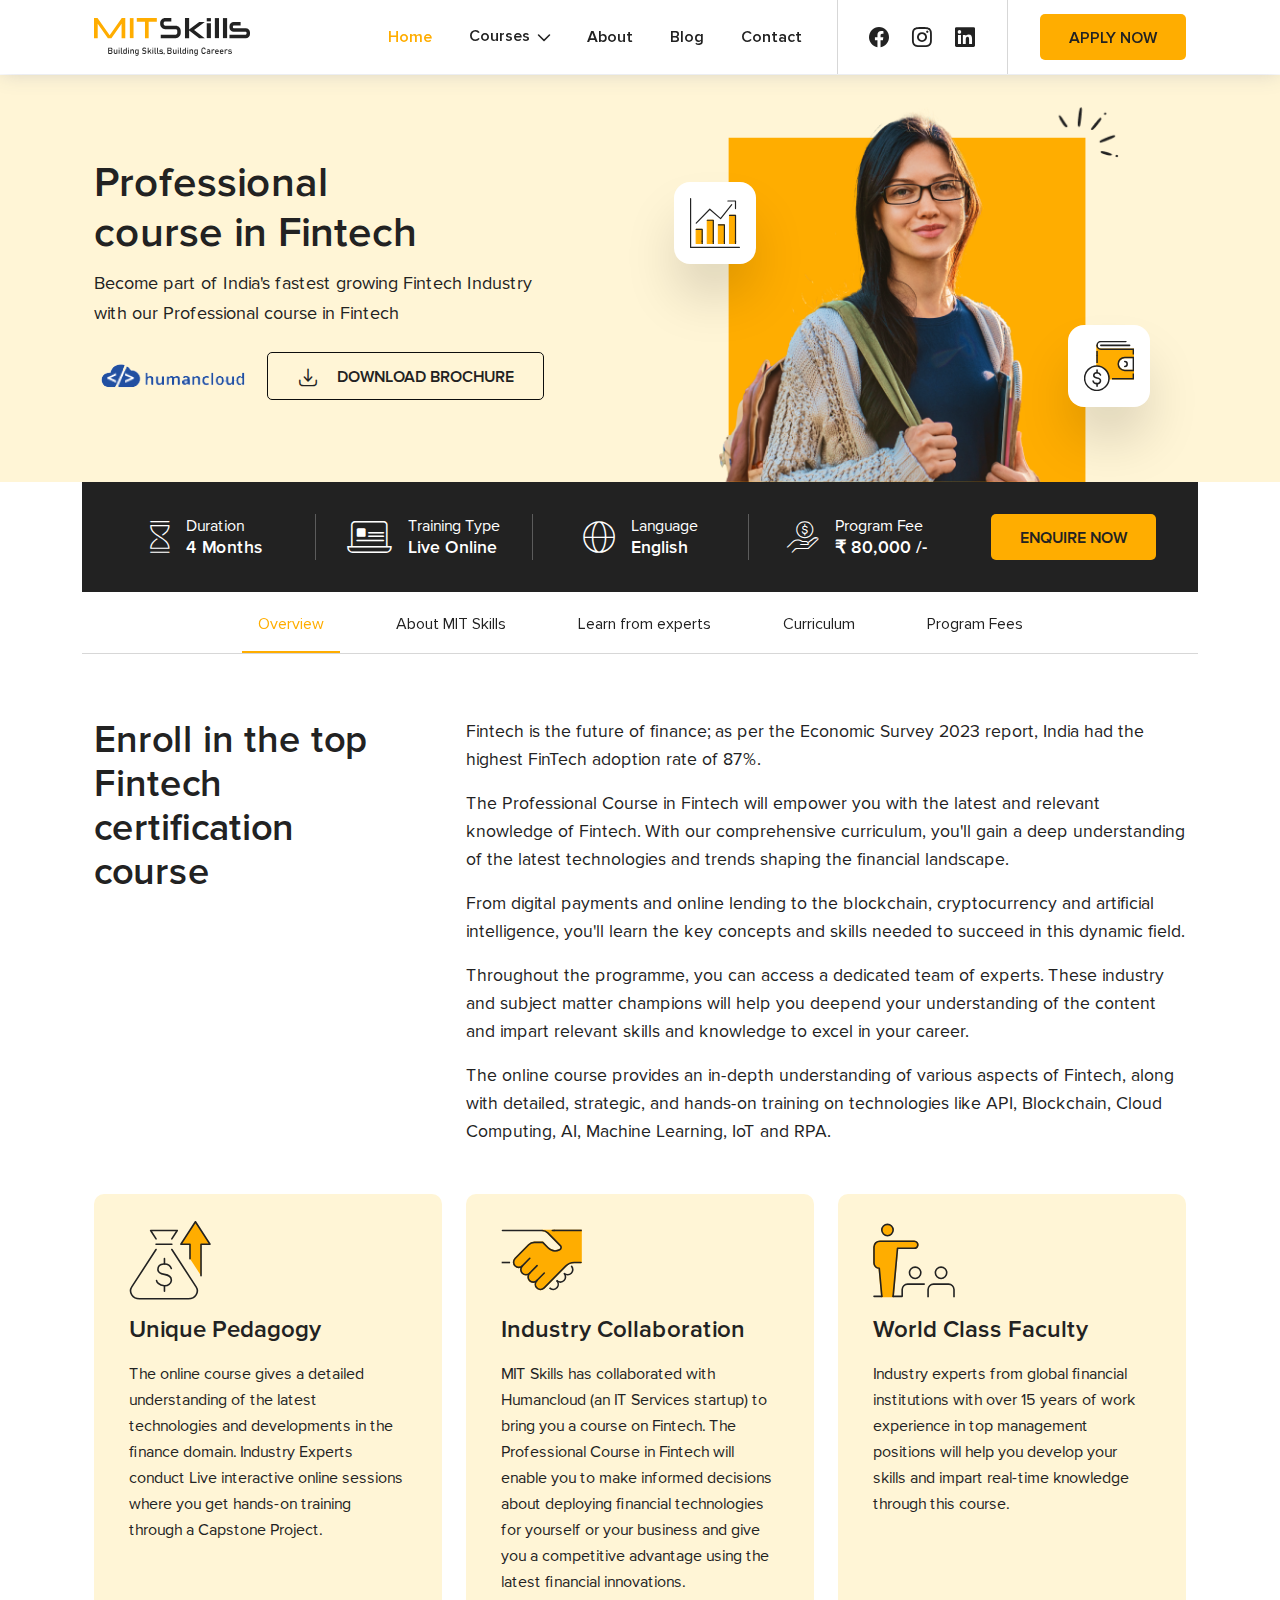
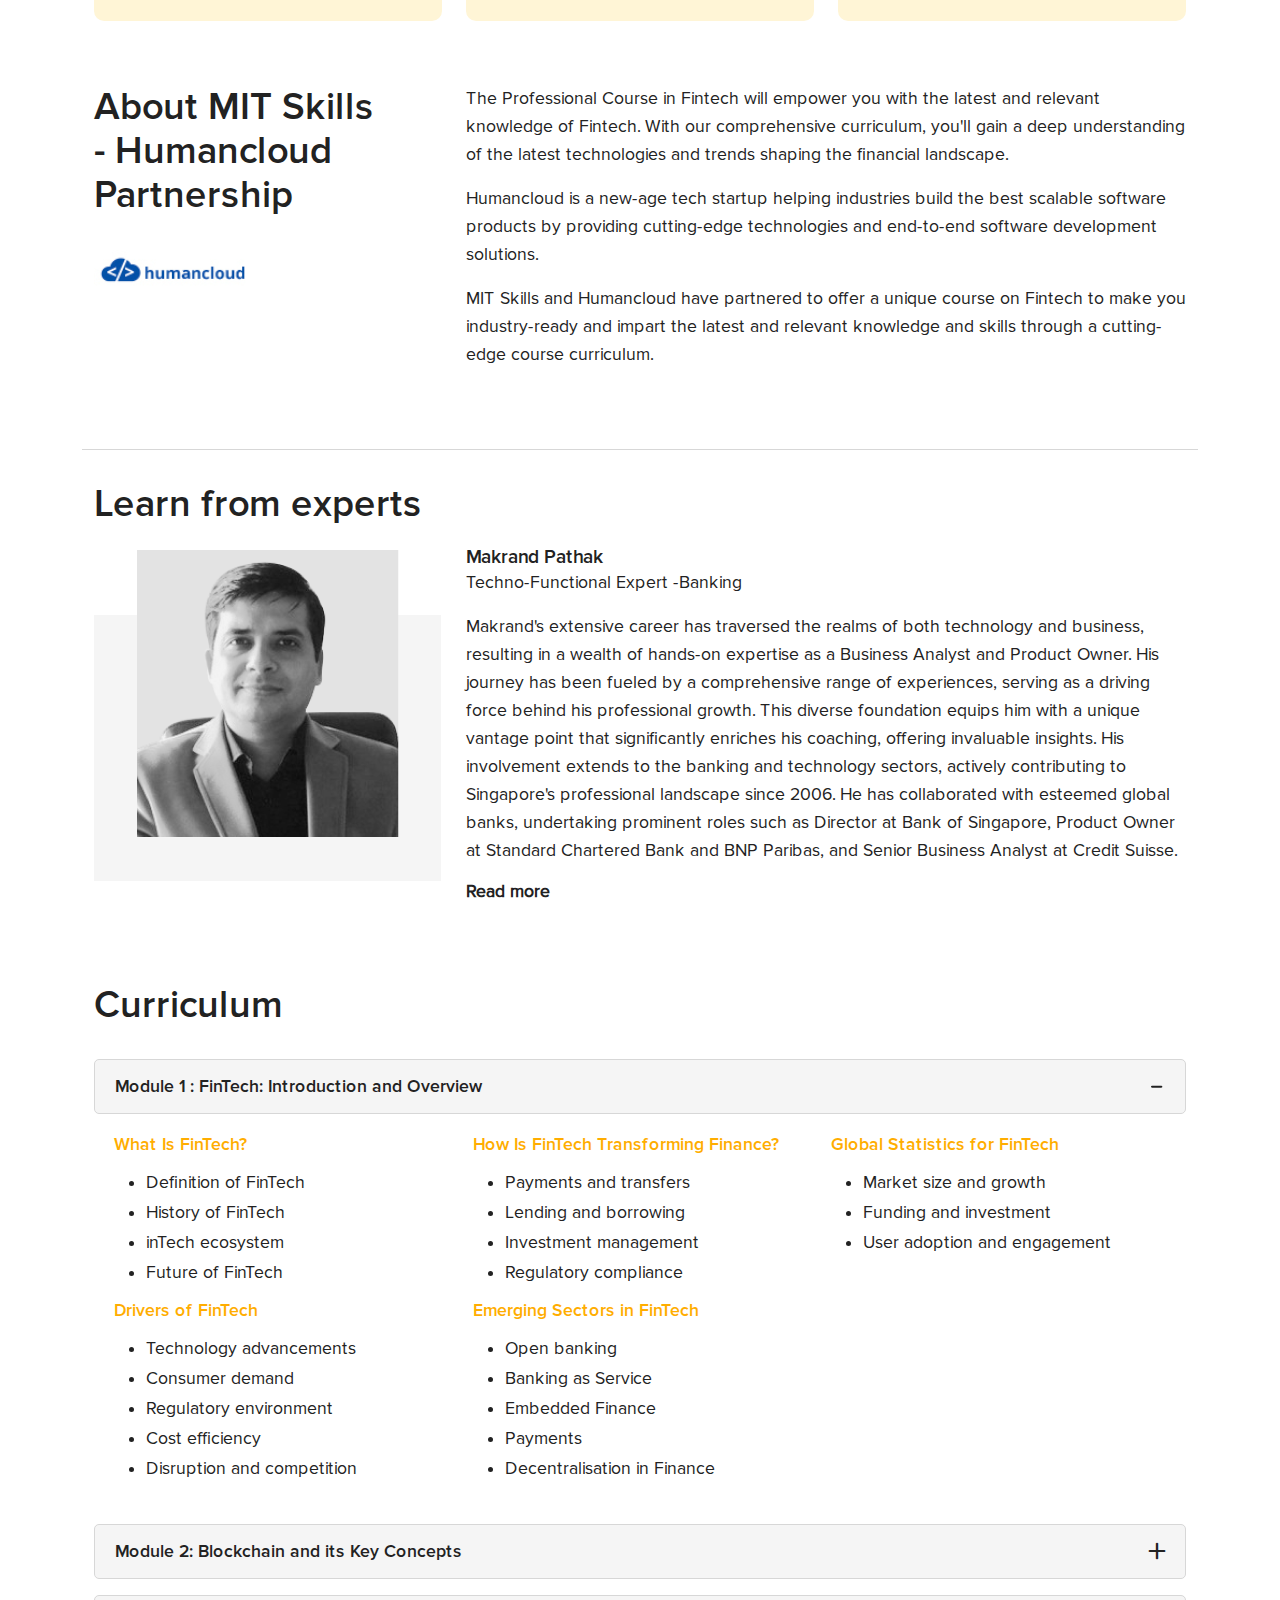
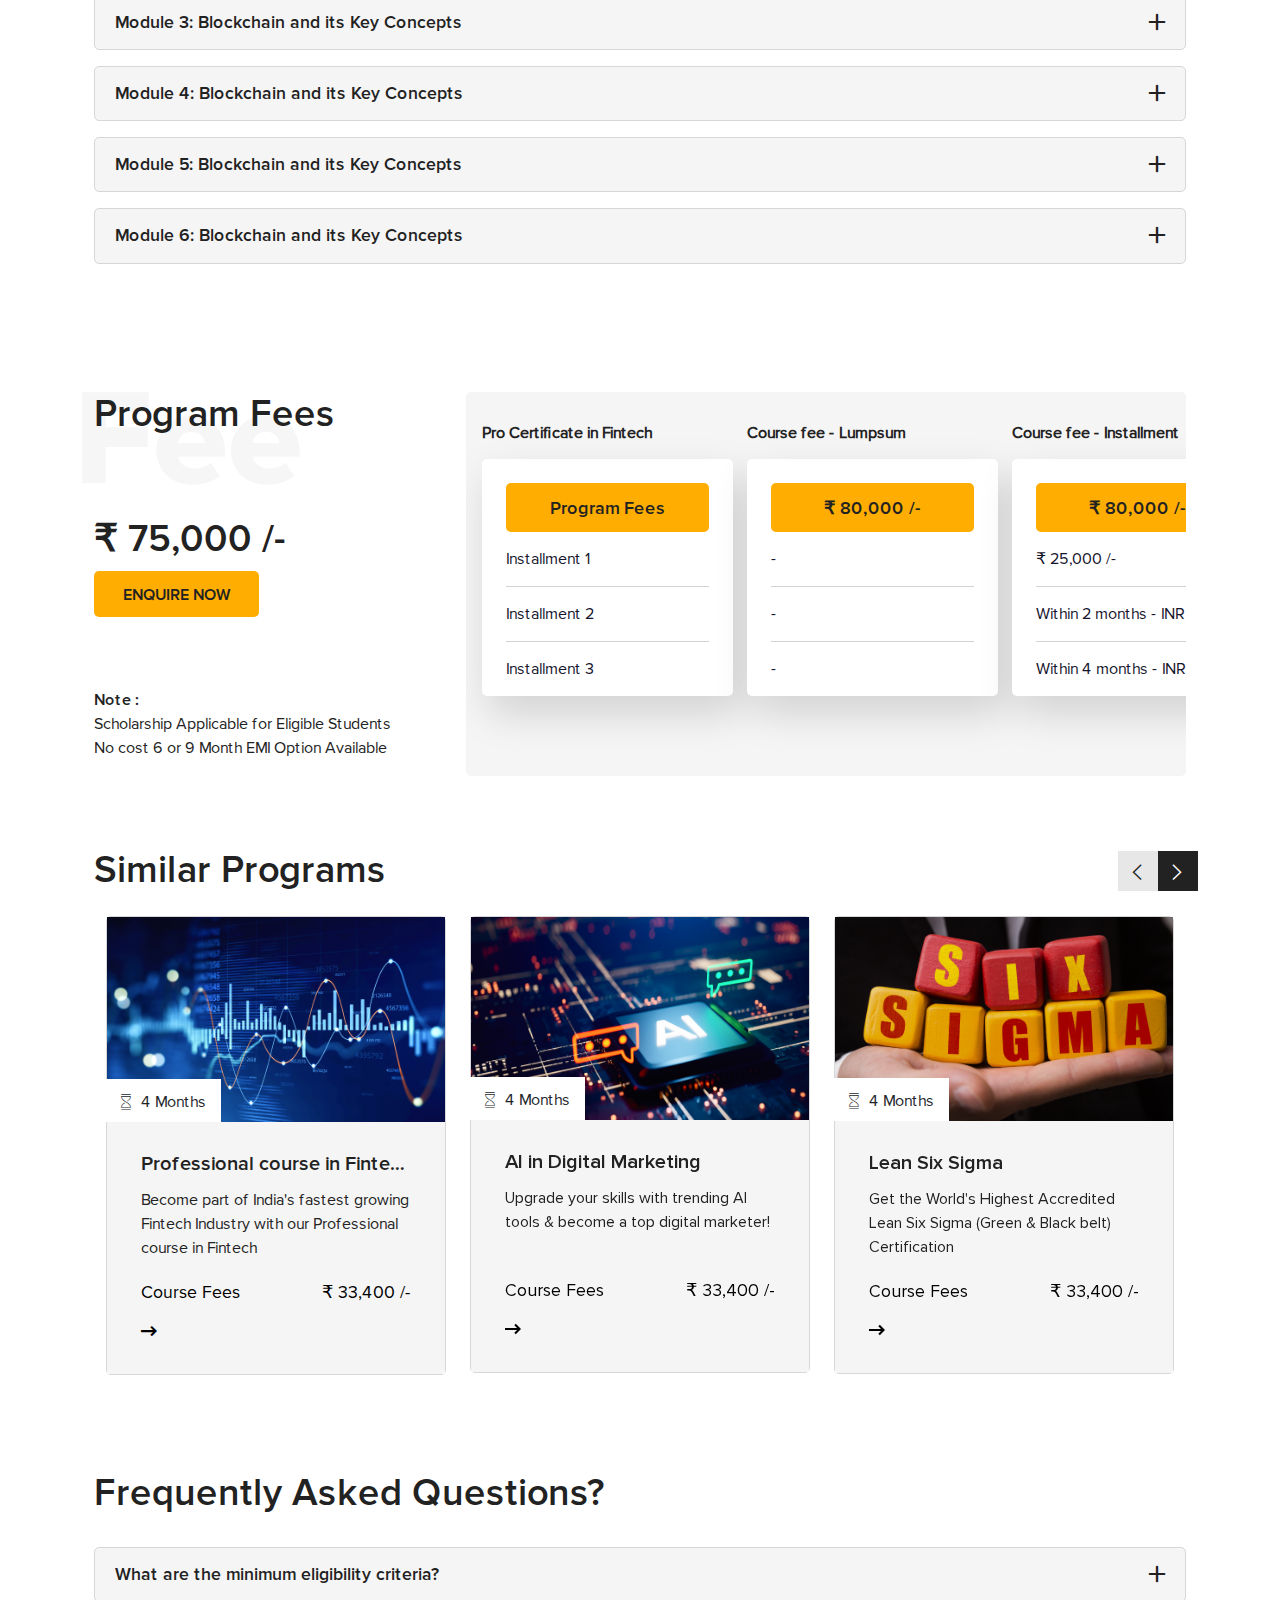
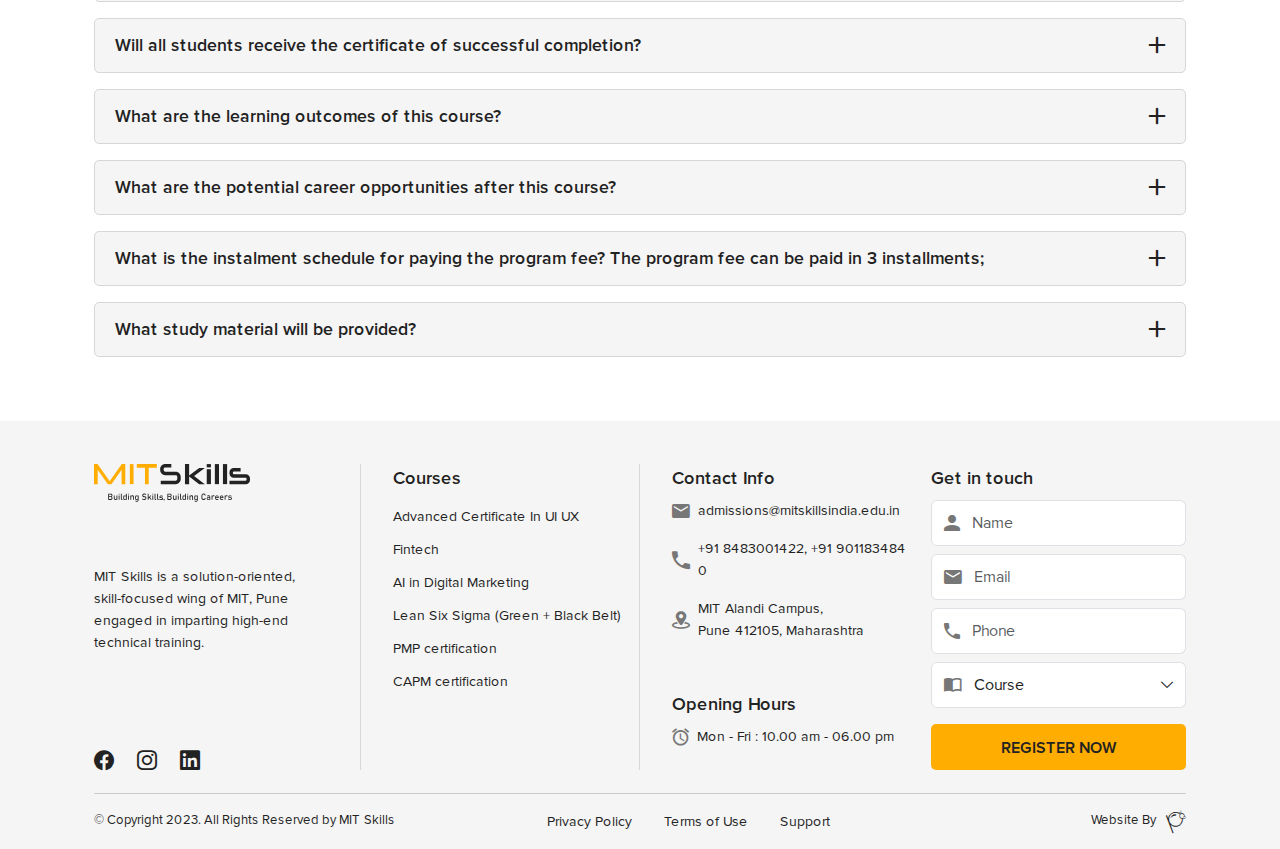
<file: fintech.html>
<!DOCTYPE html>
<html lang="en">
  <head>
    <meta charset="UTF-8" />
    <meta http-equiv="X-UA-Compatible" content="IE=edge" />
    <meta name="viewport" content="width=device-width, initial-scale=1.0" />
    <title>MITSkills</title>
    <link rel="icon" type="image/png" href="assets/images/favicon.ico" />
    <link rel="stylesheet" href="assets/css/bootstrap.min.css" />
    <link rel="stylesheet" href="assets/css/bootstrap-select.min.css" />
    <link rel="stylesheet" href="assets/css/slick.min.css" />
    <link rel="stylesheet" href="assets/css/fonts.css" type="text/css" />
    <link rel="stylesheet" href="assets/css/style.css" type="text/css" />
  </head>
  <body>
    <!-- Header Nav Start -->
    <nav class="navbar navbar-expand-lg fixed-top navigation">
      <div class="container">
        <a class="navbar-brand" href="index.html"><img src="assets/images/mitskills-logo.svg" width="auto" height="auto" alt="Logo"></a>
        <button class="navbar-toggler" type="button" data-bs-toggle="collapse" data-bs-target="#navbarSupportedContent" aria-controls="navbarSupportedContent" aria-expanded="false" aria-label="Toggle navigation">
          <span class="navbar-toggler-icon"></span>
        </button>
        <div class="collapse navbar-collapse" id="navbarSupportedContent">

          <ul class="navbar-nav ms-auto">
            <li class="nav-item"><a class="nav-link active" aria-current="page" href="index.html">Home</a></li>
            <li class="nav-item dropdown firstNav">
              <a class="nav-link dropdown-toggle" href="#" role="button" data-bs-toggle="dropdown" aria-expanded="false">Courses</a>
              <ul class="dropdown-menu dropMenu">
                <li><a class="dropdown-item" href="ui-ux.html">Advanced Certificate In UI UX</a></li>
                <li><a class="dropdown-item" href="fintech.html">Fintech</a></li>
                <li><a class="dropdown-item" href="digital-marketing.html">AI in Digital Marketing</a></li>
                <li><a class="dropdown-item" href="six-sigma.html">Lean Six Sigma (Green + Black Belt)</a></li>
                <li class="nav-item dropdown secondnav">
                  <a class="nav-link dropdown-toggle" href="javascript:void(0)" role="button" data-bs-toggle="dropdown" aria-expanded="false">PMI Certification</a>
                  <ul class="dropdown-menu secondDrop">
                    <li><a class="dropdown-item" href="pmp.html">PMP certification</a></li>
                    <li><a class="dropdown-item" href="capm.html">CAPM certification</a></li>
                  </ul>
                </li>
              </ul>
            </li>
            <li class="nav-item"><a class="nav-link" href="about-us.html">About</a></li>
            <li class="nav-item"><a class="nav-link" href="blog.html">Blog</a></li> 
            <li class="nav-item"><a class="nav-link" href="contact-us.html">Contact</a></li>
          </ul>
          <ul class="socials">
            <a class="socials-links" href="#"><i class="mtsk-facebook"></i></a>
            <a class="socials-links" href="#"><i class="mtsk-instagram"></i></a>
            <a class="socials-links" href="#"><i class="mtsk-linkedIn"></i></a>
          </ul>
          <button type="button" class="btn btn-primary mit-button btn-ripple">Apply Now</button>
        </div>
      </div>
    </nav>
    <!-- Header Nav End --->
    <main class="main-body">
      <section class="banner inner-banner">
        <div class="container">
          <div class="row">
            <div class="col-md-12 col-lg-6 main-banner">
              <h2>Professional <br> course in Fintech</h2>
              <p>Become part of India's fastest growing Fintech Industry <br> with our Professional course in Fintech</p>
              <div class="page-btn">
                <a href="#" class="humanImg"><img src="assets/images/humancloud.png" class="w-100 " width="auto" height="auto" alt="Human Cloud"></a>
                <button type="button" class="btn btn-primary mit-button cus-btn inner-cus"><span class="mtsk-download"></span> &nbsp; Download BROCHURE</button>
              </div>
            </div>
            <div class="col-md-12 col-lg-6">
              <div class="css-details">
                <div class="stc-det student-sec inner-sec">
                  <img src="assets/images/progress.svg" alt="">
                </div>
                <img src="assets/images/fin-banner.png" class="banner-img" alt="Banner 1">
                <div class="stc-det course-sec inner-sec">
                  <img src="assets/images/walet.svg" alt="">
                </div>
              </div>
            </div>
          </div>
        </div>
      </section>
      <section>
        <div class="container">
          <div class="row">
            <div class="col-md-12 col-lg-12 enquiry-bar">
              <ul class="program-details">
                <li>
                  <span class="mtsk-duration"></span>
                  <div class="program-feature">
                    <p>Duration</p>
                    <span>4 Months</span>
                  </div>
                </li>
                <li>
                  <span class="mtsk-training"></span>
                  <div class="program-feature">
                    <p>Training Type</p>
                    <span>Live Online</span>
                  </div>
                </li>
                <li>
                  <span class="mtsk-language"></span>
                  <div class="program-feature">
                    <p>Language</p>
                    <span>English</span>
                  </div>
                </li>
                <li>
                  <span class="mtsk-fee"></span>
                  <div class="program-feature">
                    <p>Program Fee </p>
                    <span>₹ 80,000 /-</span>
                  </div>
                </li>
                <li><button type="button" class="btn btn-primary mit-button enquire-btn" data-bs-toggle="modal" data-bs-target="#enquiryModal">Enquire Now</button></li>
              </ul>
            </div>
          </div>
        </div>
      </section>
      <section class="app-featurelist">
        <div class="container">
          <div class="row">
            <ul class="app-features">
              <li><a class="active" href="#overview">Overview</a></li>
              <li><a href="#aboutMIT">About MIT Skills</a></li>
              <li><a href="#learnExpert">Learn from experts</a></li>
              <li><a href="#curriculam">Curriculum</a></li>
              <li><a href="#progressFee">Program Fees</a></li>
            </ul>
          </div>
        </div>
      </section>
      <section id="overview" class="enroll-certification">
          <div class="container">
            <div class="row">
              <div class="col-md-12 col-lg-4 fintech-certi">
                <h2>Enroll in the top <br> Fintech <br> certification <br> course</h2>
              </div>
              <div class="col-md-12 col-lg-8 fin-feature">
                <p>Fintech is the future of finance; as per the Economic Survey 2023 report, India had the highest FinTech adoption rate of 87%.</p>
                <p>The Professional Course in Fintech will empower you with the latest and relevant knowledge of Fintech. With our comprehensive curriculum, you'll gain a deep understanding of the latest technologies and trends shaping the financial landscape.</p>
                <p>From digital payments and online lending to the blockchain, cryptocurrency and artificial intelligence, you'll learn the key concepts and skills needed to succeed in this dynamic field.</p>
                <p>Throughout the programme, you can access a dedicated team of experts. These industry and subject matter champions will help you deepend your understanding of the content and impart relevant skills and knowledge to excel in your career.</p>
                <p>The online course provides an in-depth understanding of various aspects of Fintech, along with detailed, strategic, and hands-on training on technologies like API, Blockchain, Cloud Computing, AI, Machine Learning, IoT and RPA.</p>
              </div>
            </div>
            <div class="row">
              <div class="col-md-12 col-lg-4 pede-card">
                <div class="card over-card">
                  <img src="assets/images/pedagogy.svg" class="img-fluid " alt="...">
                  <div class="card-body">
                    <h5 class="card-title">Unique Pedagogy</h5>
                    <p class="card-text">The online course gives a detailed understanding of the latest technologies and developments in the finance domain. Industry Experts conduct Live interactive online sessions where you get hands-on training through a Capstone Project.</p>
                  </div>
                </div>
              </div>
              <div class="col-md-12 col-lg-4 pede-card">
                <div class="card over-card">
                  <img src="assets/images/collaberation.svg" class="img-fluid " alt="...">
                  <div class="card-body">
                    <h5 class="card-title">Industry Collaboration</h5>
                    <p class="card-text">MIT Skills has collaborated with Humancloud (an IT Services startup) to bring you a course on Fintech. The Professional Course in Fintech will enable you to make informed decisions about deploying financial technologies for yourself or your business and give you a competitive advantage using the latest financial innovations.</p>
                  </div>
                </div>
              </div>
              <div class="col-md-12 col-lg-4 pede-card">
                <div class="card over-card">
                  <img src="assets/images/faculty.svg" class="img-fluid " alt="...">
                  <div class="card-body">
                    <h5 class="card-title">World Class Faculty</h5>
                    <p class="card-text">Industry experts from global financial institutions with over 15 years of work experience in top management positions will help you develop your skills and impart real-time knowledge through this course.</p>
                  </div>
                </div>
              </div>


            </div>
          </div>
      </section>
      <section id="aboutMIT" class="enroll-certification">
        <div class="container">
          <div class="row">
            <div class="col-md-12 col-lg-4 fintech-certi aboutMit-skills">
              <h2>About MIT Skills <br> - Humancloud Partnership</h2>
              <img src="assets/images/humancloud.svg" alt="">
            </div>
            <div class="col-md-12 col-lg-8 fin-feature">
              <p>The Professional Course in Fintech will empower you with the latest and relevant knowledge of Fintech. With our comprehensive curriculum, you'll gain a deep understanding of the latest technologies and trends shaping the financial landscape.</p>
              <p>Humancloud is a new-age tech startup helping industries build the best scalable software products by providing cutting-edge technologies and end-to-end software development solutions.</p>
              <p>MIT Skills and Humancloud have partnered to offer a unique course on Fintech to make you industry-ready and impart the latest and relevant knowledge and skills through a cutting-edge course curriculum.<p>
            </div>
          </div>
        </div>
      </section>
      <section id="learnExpert" class="enroll-certification learn-sec">
        <div class="container">
          <div class="row learn-det">
            <div class="col-md-12 col-lg-4 fintech-certi">
              <h2>Learn from experts</h2>
              <img src="assets/images/fin-learn.png" class="img-fluid " alt="">
            </div>
            <div class="col-md-12 col-lg-8 fin-feature learn-expert">
              <h3>Makrand Pathak</h3>
              <p>Techno-Functional Expert -Banking</p>
              <p>Makrand's extensive career has traversed the realms of both technology and business, resulting in a wealth of hands-on expertise as a Business Analyst and Product Owner. His journey has been fueled by a comprehensive range of experiences, serving as a driving force behind his professional growth. This diverse foundation equips him with a unique vantage point that significantly enriches his coaching, offering invaluable insights. His involvement extends to the banking and technology sectors, actively contributing to Singapore's professional landscape since 2006. He has collaborated with esteemed global banks, undertaking prominent roles such as Director at Bank of Singapore, Product Owner at Standard Chartered Bank and BNP Paribas, and Senior Business Analyst at Credit Suisse.</p>
              <p class="moretext">Need to add some more content</p>
              <a class="moreless-button" href="javascript:void(0)">Read more</a>

            </div>
          </div>
        </div>
      </section>
      <section id="curriculam" class="enroll-certification">
        <div class="container">
          <div class="row">
            <div class="cur-accordiaon">
              <h3>Curriculum</h3>
              <div class="accordion curriculum-accordion" id="curriculum">
                <div class="accordion-item">
                  <h2 class="accordion-header">
                    <button class="accordion-button" type="button" data-bs-toggle="collapse" data-bs-target="#module1" aria-expanded="true" aria-controls="module1">
                      Module 1 : FinTech: Introduction and Overview
                    </button>
                  </h2>
                  <div id="module1" class="accordion-collapse collapse show" data-bs-parent="#curriculum">
                    <div class="accordion-body">
                      <div class="row">
                        <div class="col-md-12 col-lg-4">
                          <div class="fintech-module">
                            <h2> What Is FinTech?</h2>
                            <ul>
                              <li>Definition of FinTech</li>
                              <li>History of FinTech</li>
                              <li>inTech ecosystem</li>
                              <li>Future of FinTech</li>
                            </ul>
                            <h2>Drivers of FinTech</h2>
                            <ul>
                              <li>Technology advancements</li>
                              <li>Consumer demand</li>
                              <li>Regulatory environment</li>
                              <li>Cost efficiency</li>
                              <li>Disruption and competition</li>
                            </ul>
                          </div>
                        </div>
                        <div class="col-md-12 col-lg-4">
                          <div class="fintech-module">
                            <h2>How Is FinTech Transforming Finance?</h2>
                            <ul>
                              <li>Payments and transfers</li>
                              <li>Lending and borrowing</li>
                              <li>Investment management</li>
                              <li>Regulatory compliance</li>
                            </ul>
                            <h2>Emerging Sectors in FinTech</h2>
                            <ul>
                              <li>Open banking</li>
                              <li>Banking as Service</li>
                              <li>Embedded Finance</li>
                              <li>Payments</li>
                              <li>Decentralisation in Finance</li>
                            </ul>
                          </div>
                        </div>
                        <div class="col-md-12 col-lg-4">
                          <div class="fintech-module">
                            <h2>Global Statistics for FinTech</h2>
                            <ul>
                              <li>Market size and growth</li>
                              <li>Funding and investment</li>
                              <li>User adoption and engagement</li>
                            </ul>
                          </div>
                        </div>
                      </div>
                    </div>
                  </div>
                </div>
                <div class="accordion-item">
                  <h2 class="accordion-header">
                    <button class="accordion-button collapsed" type="button" data-bs-toggle="collapse" data-bs-target="#module2" aria-expanded="false" aria-controls="module2">
                      Module 2: Blockchain and its Key Concepts
                    </button>
                  </h2>
                  <div id="module2" class="accordion-collapse collapse" data-bs-parent="#curriculum">
                    <div class="accordion-body">
                      <div class="row">
                        <div class="col-md-12 col-lg-4">
                          <div class="fintech-module">
                            <h2> What Is FinTech?</h2>
                            <ul>
                              <li>Definition of FinTech</li>
                              <li>History of FinTech</li>
                              <li>inTech ecosystem</li>
                              <li>Future of FinTech</li>
                            </ul>
                            <h2>Drivers of FinTech</h2>
                            <ul>
                              <li>Technology advancements</li>
                              <li>Consumer demand</li>
                              <li>Regulatory environment</li>
                              <li>Cost efficiency</li>
                              <li>Disruption and competition</li>
                            </ul>
                          </div>
                        </div>
                        <div class="col-md-12 col-lg-4">
                          <div class="fintech-module">
                            <h2>How Is FinTech Transforming Finance?</h2>
                            <ul>
                              <li>Payments and transfers</li>
                              <li>Lending and borrowing</li>
                              <li>Investment management</li>
                              <li>Regulatory compliance</li>
                            </ul>
                            <h2>Emerging Sectors in FinTech</h2>
                            <ul>
                              <li>Open banking</li>
                              <li>Banking as Service</li>
                              <li>Embedded Finance</li>
                              <li>Payments</li>
                              <li>Decentralisation in Finance</li>
                            </ul>
                          </div>
                        </div>
                        <div class="col-md-12 col-lg-4">
                          <div class="fintech-module">
                            <h2>Global Statistics for FinTech</h2>
                            <ul>
                              <li>Market size and growth</li>
                              <li>Funding and investment</li>
                              <li>User adoption and engagement</li>
                            </ul>
                          </div>
                        </div>
                      </div>
                    </div>
                  </div>
                </div>
                <div class="accordion-item">
                  <h2 class="accordion-header">
                    <button class="accordion-button collapsed" type="button" data-bs-toggle="collapse" data-bs-target="#module3" aria-expanded="false" aria-controls="module3">
                      Module 3: Blockchain and its Key Concepts
                    </button>
                  </h2>
                  <div id="module3" class="accordion-collapse collapse" data-bs-parent="#curriculum">
                    <div class="accordion-body">
                      <div class="row">
                        <div class="col-md-12 col-lg-4">
                          <div class="fintech-module">
                            <h2> What Is FinTech?</h2>
                            <ul>
                              <li>Definition of FinTech</li>
                              <li>History of FinTech</li>
                              <li>inTech ecosystem</li>
                              <li>Future of FinTech</li>
                            </ul>
                            <h2>Drivers of FinTech</h2>
                            <ul>
                              <li>Technology advancements</li>
                              <li>Consumer demand</li>
                              <li>Regulatory environment</li>
                              <li>Cost efficiency</li>
                              <li>Disruption and competition</li>
                            </ul>
                          </div>
                        </div>
                        <div class="col-md-12 col-lg-4">
                          <div class="fintech-module">
                            <h2>How Is FinTech Transforming Finance?</h2>
                            <ul>
                              <li>Payments and transfers</li>
                              <li>Lending and borrowing</li>
                              <li>Investment management</li>
                              <li>Regulatory compliance</li>
                            </ul>
                            <h2>Emerging Sectors in FinTech</h2>
                            <ul>
                              <li>Open banking</li>
                              <li>Banking as Service</li>
                              <li>Embedded Finance</li>
                              <li>Payments</li>
                              <li>Decentralisation in Finance</li>
                            </ul>
                          </div>
                        </div>
                        <div class="col-md-12 col-lg-4">
                          <div class="fintech-module">
                            <h2>Global Statistics for FinTech</h2>
                            <ul>
                              <li>Market size and growth</li>
                              <li>Funding and investment</li>
                              <li>User adoption and engagement</li>
                            </ul>
                          </div>
                        </div>
                      </div>
                    </div>
                  </div>
                </div>
                <div class="accordion-item">
                  <h2 class="accordion-header">
                    <button class="accordion-button collapsed" type="button" data-bs-toggle="collapse" data-bs-target="#module4" aria-expanded="false" aria-controls="module4">
                      Module 4: Blockchain and its Key Concepts
                    </button>
                  </h2>
                  <div id="module4" class="accordion-collapse collapse" data-bs-parent="#curriculum">
                    <div class="accordion-body">
                      <div class="row">
                        <div class="col-md-12 col-lg-4">
                          <div class="fintech-module">
                            <h2> What Is FinTech?</h2>
                            <ul>
                              <li>Definition of FinTech</li>
                              <li>History of FinTech</li>
                              <li>inTech ecosystem</li>
                              <li>Future of FinTech</li>
                            </ul>
                            <h2>Drivers of FinTech</h2>
                            <ul>
                              <li>Technology advancements</li>
                              <li>Consumer demand</li>
                              <li>Regulatory environment</li>
                              <li>Cost efficiency</li>
                              <li>Disruption and competition</li>
                            </ul>
                          </div>
                        </div>
                        <div class="col-md-12 col-lg-4">
                          <div class="fintech-module">
                            <h2>How Is FinTech Transforming Finance?</h2>
                            <ul>
                              <li>Payments and transfers</li>
                              <li>Lending and borrowing</li>
                              <li>Investment management</li>
                              <li>Regulatory compliance</li>
                            </ul>
                            <h2>Emerging Sectors in FinTech</h2>
                            <ul>
                              <li>Open banking</li>
                              <li>Banking as Service</li>
                              <li>Embedded Finance</li>
                              <li>Payments</li>
                              <li>Decentralisation in Finance</li>
                            </ul>
                          </div>
                        </div>
                        <div class="col-md-12 col-lg-4">
                          <div class="fintech-module">
                            <h2>Global Statistics for FinTech</h2>
                            <ul>
                              <li>Market size and growth</li>
                              <li>Funding and investment</li>
                              <li>User adoption and engagement</li>
                            </ul>
                          </div>
                        </div>
                      </div>
                    </div>
                  </div>
                </div>
                <div class="accordion-item">
                  <h2 class="accordion-header">
                    <button class="accordion-button collapsed" type="button" data-bs-toggle="collapse" data-bs-target="#module5" aria-expanded="false" aria-controls="module5">
                      Module 5: Blockchain and its Key Concepts
                    </button>
                  </h2>
                  <div id="module5" class="accordion-collapse collapse" data-bs-parent="#curriculum">
                    <div class="accordion-body">
                      <div class="row">
                        <div class="col-md-12 col-lg-4">
                          <div class="fintech-module">
                            <h2> What Is FinTech?</h2>
                            <ul>
                              <li>Definition of FinTech</li>
                              <li>History of FinTech</li>
                              <li>inTech ecosystem</li>
                              <li>Future of FinTech</li>
                            </ul>
                            <h2>Drivers of FinTech</h2>
                            <ul>
                              <li>Technology advancements</li>
                              <li>Consumer demand</li>
                              <li>Regulatory environment</li>
                              <li>Cost efficiency</li>
                              <li>Disruption and competition</li>
                            </ul>
                          </div>
                        </div>
                        <div class="col-md-12 col-lg-4">
                          <div class="fintech-module">
                            <h2>How Is FinTech Transforming Finance?</h2>
                            <ul>
                              <li>Payments and transfers</li>
                              <li>Lending and borrowing</li>
                              <li>Investment management</li>
                              <li>Regulatory compliance</li>
                            </ul>
                            <h2>Emerging Sectors in FinTech</h2>
                            <ul>
                              <li>Open banking</li>
                              <li>Banking as Service</li>
                              <li>Embedded Finance</li>
                              <li>Payments</li>
                              <li>Decentralisation in Finance</li>
                            </ul>
                          </div>
                        </div>
                        <div class="col-md-12 col-lg-4">
                          <div class="fintech-module">
                            <h2>Global Statistics for FinTech</h2>
                            <ul>
                              <li>Market size and growth</li>
                              <li>Funding and investment</li>
                              <li>User adoption and engagement</li>
                            </ul>
                          </div>
                        </div>
                      </div>
                    </div>
                  </div>
                </div>
                <div class="accordion-item">
                  <h2 class="accordion-header">
                    <button class="accordion-button collapsed" type="button" data-bs-toggle="collapse" data-bs-target="#module6" aria-expanded="false" aria-controls="module6">
                      Module 6: Blockchain and its Key Concepts
                    </button>
                  </h2>
                  <div id="module6" class="accordion-collapse collapse" data-bs-parent="#curriculum">
                    <div class="accordion-body">
                      <div class="row">
                        <div class="col-md-12 col-lg-4">
                          <div class="fintech-module">
                            <h2> What Is FinTech?</h2>
                            <ul>
                              <li>Definition of FinTech</li>
                              <li>History of FinTech</li>
                              <li>inTech ecosystem</li>
                              <li>Future of FinTech</li>
                            </ul>
                            <h2>Drivers of FinTech</h2>
                            <ul>
                              <li>Technology advancements</li>
                              <li>Consumer demand</li>
                              <li>Regulatory environment</li>
                              <li>Cost efficiency</li>
                              <li>Disruption and competition</li>
                            </ul>
                          </div>
                        </div>
                        <div class="col-md-12 col-lg-4">
                          <div class="fintech-module">
                            <h2>How Is FinTech Transforming Finance?</h2>
                            <ul>
                              <li>Payments and transfers</li>
                              <li>Lending and borrowing</li>
                              <li>Investment management</li>
                              <li>Regulatory compliance</li>
                            </ul>
                            <h2>Emerging Sectors in FinTech</h2>
                            <ul>
                              <li>Open banking</li>
                              <li>Banking as Service</li>
                              <li>Embedded Finance</li>
                              <li>Payments</li>
                              <li>Decentralisation in Finance</li>
                            </ul>
                          </div>
                        </div>
                        <div class="col-md-12 col-lg-4">
                          <div class="fintech-module">
                            <h2>Global Statistics for FinTech</h2>
                            <ul>
                              <li>Market size and growth</li>
                              <li>Funding and investment</li>
                              <li>User adoption and engagement</li>
                            </ul>
                          </div>
                        </div>
                      </div>
                    </div>
                  </div>
                </div>
              </div>
            </div>
          </div>
        </div>
      </section>
      <section id="progressFee" class="enroll-certification">
        <div class="container">
          <div class="row">
            <div class="col-md-12 col-lg-4 fintech-certi fee-section">
              <h2>Program Fees</h2>
              <div class="price-enquiry">
                <h3>₹ 75,000 /-</h3>
                <button type="button" class="btn btn-primary mit-button">Enquire Now</button>
              </div>
              <div class="note-list">
                <strong>Note : </strong>
                <p> Scholarship Applicable for Eligible Students <br>No cost 6 or 9 Month EMI Option Available</p>
              </div>
            </div>
            <div class="col-md-12 col-lg-8 fin-feature">
              <div class="fee-distribution">
                <div class="fee-card">
                  <h5 class="card-title">Pro Certificate in Fintech</h5>
                  <div class="card-body">
                    <button type="button" class="btn btn-primary mit-button w-100">Program Fees</button>
                    <ul class="fee-list">
                      <li>Installment 1</li>
                      <li>Installment 2</li>
                      <li>Installment 3</li>
                    </ul>
                  </div>
                </div>
                <div class="fee-card">
                  <h5 class="card-title">Course fee - Lumpsum</h5>
                  <div class="card-body">
                    <button type="button" class="btn btn-primary mit-button w-100">₹ 80,000 /-</button>
                    <ul class="fee-list">
                      <li>-</li>
                      <li>-</li>
                      <li>-</li>
                    </ul>
                  </div>
                </div>
                <div class="fee-card">
                  <h5 class="card-title">Course fee - Installment</h5>
                  <div class="card-body">
                    <button type="button" class="btn btn-primary mit-button w-100">₹ 80,000 /-</button>
                    <ul class="fee-list">
                      <li>₹ 25,000 /- </li>
                      <li>Within 2 months - INR 30000/-</li>
                      <li>Within 4 months - INR 30000/-</li>
                    </ul>
                  </div>
                </div>
              </div>
            </div>
          </div>
        </div>
      </section>
      <section>
        <div class="container">
         <div class="cer-slider">
           <h2>Similar Programs</h2>
         </div>
         <div class="row">
           <div class="certification-carousel">
             <div class="item">
               <div class="card cus-card">
                 <img src="assets/images/fintech.png" alt="Certification">
                 <div class="card-body">
                   <div class="cer-duration">
                     <span class="mtsk-duration"></span>
                     <p>4 Months</p>
                   </div>
                   <h5 class="card-title">Professional course in Finteche</h5>
                   <p class="card-text">Become part of India's fastest growing Fintech Industry with our Professional course in Fintech</p>
                   <div class="course-fee">
                     <p>Course Fees</p>
                     <p>&#8377; 33,400 /-</p>
                   </div>
                   <button type="button" class="mtsk-arrow card-button"></button>
                 </div>
               </div>
             </div>
             <div class="item">
               <div class="card cus-card">
                 <img src="assets/images/digitalMarketing.png" alt="Certification">
                 <div class="card-body">
                   <div class="cer-duration">
                     <span class="mtsk-duration"></span>
                     <p>4 Months</p>
                   </div>
                   <h5 class="card-title">AI in Digital Marketing</h5>
                   <p class="card-text">Upgrade your skills with trending AI tools & become a top digital marketer!</p>
                   <div class="course-fee">
                     <p>Course Fees</p>
                     <p>&#8377; 33,400 /-</p>
                   </div>
                   <button type="button" class="mtsk-arrow card-button"></button>
                 </div>
               </div>
             </div>
             <div class="item">
               <div class="card cus-card">
                 <img src="assets/images/sixSigma.png" alt="Certification">
                 <div class="card-body">
                   <div class="cer-duration">
                     <span class="mtsk-duration"></span>
                     <p>4 Months</p>
                   </div>
                   <h5 class="card-title">Lean Six Sigma</h5>
                   <p class="card-text">Get the World's Highest Accredited Lean Six Sigma (Green & Black belt) Certification</p>
                   <div class="course-fee">
                     <p>Course Fees</p>
                     <p>&#8377; 33,400 /-</p>
                   </div>
                   <button type="button" class="mtsk-arrow card-button"></button>
                 </div>
               </div>
             </div>
             <div class="item">
               <div class="card cus-card">
                 <img src="assets/images/fintech.png" alt="Certification">
                 <div class="card-body">
                   <div class="cer-duration">
                     <span class="mtsk-duration"></span>
                     <p>4 Months</p>
                   </div>
                   <h5 class="card-title">Professional course in Finteche</h5>
                   <p class="card-text">Become part of India's fastest growing Fintech Industry with our Professional course in Fintech</p>
                   <div class="course-fee">
                     <p>Course Fees</p>
                     <p>&#8377; 33,400 /-</p>
                   </div>
                   <button type="button" class="mtsk-arrow card-button"></button>
                 </div>
               </div>
             </div>
             <div class="item">
               <div class="card cus-card">
                 <img src="assets/images/digitalMarketing.png" alt="Certification">
                 <div class="card-body">
                   <div class="cer-duration">
                     <span class="mtsk-duration"></span>
                     <p>4 Months</p>
                   </div>
                   <h5 class="card-title">AI in Digital Marketing</h5>
                   <p class="card-text">Upgrade your skills with trending AI tools & become a top digital marketer!</p>
                   <div class="course-fee">
                     <p>Course Fees</p>
                     <p>&#8377; 33,400 /-</p>
                   </div>
                   <button type="button" class="mtsk-arrow card-button"></button>
                 </div>
               </div>
             </div>
             <div class="item">
               <div class="card cus-card">
                 <img src="assets/images/sixSigma.png" alt="Certification">
                 <div class="card-body">
                   <div class="cer-duration">
                     <span class="mtsk-duration"></span>
                     <p>4 Months</p>
                   </div>
                   <h5 class="card-title">Lean Six Sigma</h5>
                   <p class="card-text">Get the World’s Highest Accredited Lean Six Sigma (Green & Black belt) Certification</p>
                   <div class="course-fee">
                     <p>Course Fees</p>
                     <p>&#8377; 33,400 /-</p>
                   </div>
                   <button type="button" class="mtsk-arrow card-button"></button>
                 </div>
               </div>
             </div>
           </div>
         </div>
        </div>
       </section>
      <section class="enroll-certification">
        <div class="container">
          <div class="row">
            <div class="cur-accordiaon">
              <h3>Frequently Asked Questions?</h3>
              <div class="accordion curriculum-accordion" id="freQuestions">
                <div class="accordion-item">
                  <h2 class="accordion-header">
                    <button class="accordion-button collapsed" type="button" data-bs-toggle="collapse" data-bs-target="#questions1" aria-expanded="false" aria-controls="questions1">
                      What are the minimum eligibility criteria?
                    </button>
                  </h2>
                  <div id="questions1" class="accordion-collapse collapse" data-bs-parent="#freQuestions">
                    <div class="accordion-body">
                      <div class="row">
                        <div class="col-md-12 col-lg-4">
                          <div class="fintech-module">
                            <h2> What Is FinTech?</h2>
                            <ul>
                              <li>Definition of FinTech</li>
                              <li>History of FinTech</li>
                              <li>inTech ecosystem</li>
                              <li>Future of FinTech</li>
                            </ul>
                            <h2>Drivers of FinTech</h2>
                            <ul>
                              <li>Technology advancements</li>
                              <li>Consumer demand</li>
                              <li>Regulatory environment</li>
                              <li>Cost efficiency</li>
                              <li>Disruption and competition</li>
                            </ul>
                          </div>
                        </div>
                        <div class="col-md-12 col-lg-4">
                          <div class="fintech-module">
                            <h2>How Is FinTech Transforming Finance?</h2>
                            <ul>
                              <li>Payments and transfers</li>
                              <li>Lending and borrowing</li>
                              <li>Investment management</li>
                              <li>Regulatory compliance</li>
                            </ul>
                            <h2>Emerging Sectors in FinTech</h2>
                            <ul>
                              <li>Open banking</li>
                              <li>Banking as Service</li>
                              <li>Embedded Finance</li>
                              <li>Payments</li>
                              <li>Decentralisation in Finance</li>
                            </ul>
                          </div>
                        </div>
                        <div class="col-md-12 col-lg-4">
                          <div class="fintech-module">
                            <h2>Global Statistics for FinTech</h2>
                            <ul>
                              <li>Market size and growth</li>
                              <li>Funding and investment</li>
                              <li>User adoption and engagement</li>
                            </ul>
                          </div>
                        </div>
                      </div>
                    </div>
                  </div>
                </div>
                <div class="accordion-item">
                  <h2 class="accordion-header">
                    <button class="accordion-button collapsed" type="button" data-bs-toggle="collapse" data-bs-target="#questions2" aria-expanded="false" aria-controls="questions2">
                      Will all students receive the certificate of successful completion?
                    </button>
                  </h2>
                  <div id="questions2" class="accordion-collapse collapse" data-bs-parent="#freQuestions">
                    <div class="accordion-body">
                      <div class="row">
                        <div class="col-md-12 col-lg-4">
                          <div class="fintech-module">
                            <h2> What Is FinTech?</h2>
                            <ul>
                              <li>Definition of FinTech</li>
                              <li>History of FinTech</li>
                              <li>inTech ecosystem</li>
                              <li>Future of FinTech</li>
                            </ul>
                            <h2>Drivers of FinTech</h2>
                            <ul>
                              <li>Technology advancements</li>
                              <li>Consumer demand</li>
                              <li>Regulatory environment</li>
                              <li>Cost efficiency</li>
                              <li>Disruption and competition</li>
                            </ul>
                          </div>
                        </div>
                        <div class="col-md-12 col-lg-4">
                          <div class="fintech-module">
                            <h2>How Is FinTech Transforming Finance?</h2>
                            <ul>
                              <li>Payments and transfers</li>
                              <li>Lending and borrowing</li>
                              <li>Investment management</li>
                              <li>Regulatory compliance</li>
                            </ul>
                            <h2>Emerging Sectors in FinTech</h2>
                            <ul>
                              <li>Open banking</li>
                              <li>Banking as Service</li>
                              <li>Embedded Finance</li>
                              <li>Payments</li>
                              <li>Decentralisation in Finance</li>
                            </ul>
                          </div>
                        </div>
                        <div class="col-md-12 col-lg-4">
                          <div class="fintech-module">
                            <h2>Global Statistics for FinTech</h2>
                            <ul>
                              <li>Market size and growth</li>
                              <li>Funding and investment</li>
                              <li>User adoption and engagement</li>
                            </ul>
                          </div>
                        </div>
                      </div>
                    </div>
                  </div>
                </div>
                <div class="accordion-item">
                  <h2 class="accordion-header">
                    <button class="accordion-button collapsed" type="button" data-bs-toggle="collapse" data-bs-target="#questions3" aria-expanded="false" aria-controls="questions3">
                      What are the learning outcomes of this course?
                    </button>
                  </h2>
                  <div id="questions3" class="accordion-collapse collapse" data-bs-parent="#freQuestions">
                    <div class="accordion-body">
                      <div class="row">
                        <div class="col-md-12 col-lg-4">
                          <div class="fintech-module">
                            <h2> What Is FinTech?</h2>
                            <ul>
                              <li>Definition of FinTech</li>
                              <li>History of FinTech</li>
                              <li>inTech ecosystem</li>
                              <li>Future of FinTech</li>
                            </ul>
                            <h2>Drivers of FinTech</h2>
                            <ul>
                              <li>Technology advancements</li>
                              <li>Consumer demand</li>
                              <li>Regulatory environment</li>
                              <li>Cost efficiency</li>
                              <li>Disruption and competition</li>
                            </ul>
                          </div>
                        </div>
                        <div class="col-md-12 col-lg-4">
                          <div class="fintech-module">
                            <h2>How Is FinTech Transforming Finance?</h2>
                            <ul>
                              <li>Payments and transfers</li>
                              <li>Lending and borrowing</li>
                              <li>Investment management</li>
                              <li>Regulatory compliance</li>
                            </ul>
                            <h2>Emerging Sectors in FinTech</h2>
                            <ul>
                              <li>Open banking</li>
                              <li>Banking as Service</li>
                              <li>Embedded Finance</li>
                              <li>Payments</li>
                              <li>Decentralisation in Finance</li>
                            </ul>
                          </div>
                        </div>
                        <div class="col-md-12 col-lg-4">
                          <div class="fintech-module">
                            <h2>Global Statistics for FinTech</h2>
                            <ul>
                              <li>Market size and growth</li>
                              <li>Funding and investment</li>
                              <li>User adoption and engagement</li>
                            </ul>
                          </div>
                        </div>
                      </div>
                    </div>
                  </div>
                </div>
                <div class="accordion-item">
                  <h2 class="accordion-header">
                    <button class="accordion-button collapsed" type="button" data-bs-toggle="collapse" data-bs-target="#questions4" aria-expanded="false" aria-controls="questions4">
                      What are the potential career opportunities after this course?
                    </button>
                  </h2>
                  <div id="questions4" class="accordion-collapse collapse" data-bs-parent="#freQuestions">
                    <div class="accordion-body">
                      <div class="row">
                        <div class="col-md-12 col-lg-4">
                          <div class="fintech-module">
                            <h2> What Is FinTech?</h2>
                            <ul>
                              <li>Definition of FinTech</li>
                              <li>History of FinTech</li>
                              <li>inTech ecosystem</li>
                              <li>Future of FinTech</li>
                            </ul>
                            <h2>Drivers of FinTech</h2>
                            <ul>
                              <li>Technology advancements</li>
                              <li>Consumer demand</li>
                              <li>Regulatory environment</li>
                              <li>Cost efficiency</li>
                              <li>Disruption and competition</li>
                            </ul>
                          </div>
                        </div>
                        <div class="col-md-12 col-lg-4">
                          <div class="fintech-module">
                            <h2>How Is FinTech Transforming Finance?</h2>
                            <ul>
                              <li>Payments and transfers</li>
                              <li>Lending and borrowing</li>
                              <li>Investment management</li>
                              <li>Regulatory compliance</li>
                            </ul>
                            <h2>Emerging Sectors in FinTech</h2>
                            <ul>
                              <li>Open banking</li>
                              <li>Banking as Service</li>
                              <li>Embedded Finance</li>
                              <li>Payments</li>
                              <li>Decentralisation in Finance</li>
                            </ul>
                          </div>
                        </div>
                        <div class="col-md-12 col-lg-4">
                          <div class="fintech-module">
                            <h2>Global Statistics for FinTech</h2>
                            <ul>
                              <li>Market size and growth</li>
                              <li>Funding and investment</li>
                              <li>User adoption and engagement</li>
                            </ul>
                          </div>
                        </div>
                      </div>
                    </div>
                  </div>
                </div>
                <div class="accordion-item">
                  <h2 class="accordion-header">
                    <button class="accordion-button collapsed" type="button" data-bs-toggle="collapse" data-bs-target="#questions5" aria-expanded="false" aria-controls="questions5">
                      What is the instalment schedule for paying the program fee? The program fee can be paid in 3 installments;
                    </button>
                  </h2>
                  <div id="questions5" class="accordion-collapse collapse" data-bs-parent="#freQuestions">
                    <div class="accordion-body">
                      <div class="row">
                        <div class="col-md-12 col-lg-4">
                          <div class="fintech-module">
                            <h2> What Is FinTech?</h2>
                            <ul>
                              <li>Definition of FinTech</li>
                              <li>History of FinTech</li>
                              <li>inTech ecosystem</li>
                              <li>Future of FinTech</li>
                            </ul>
                            <h2>Drivers of FinTech</h2>
                            <ul>
                              <li>Technology advancements</li>
                              <li>Consumer demand</li>
                              <li>Regulatory environment</li>
                              <li>Cost efficiency</li>
                              <li>Disruption and competition</li>
                            </ul>
                          </div>
                        </div>
                        <div class="col-md-12 col-lg-4">
                          <div class="fintech-module">
                            <h2>How Is FinTech Transforming Finance?</h2>
                            <ul>
                              <li>Payments and transfers</li>
                              <li>Lending and borrowing</li>
                              <li>Investment management</li>
                              <li>Regulatory compliance</li>
                            </ul>
                            <h2>Emerging Sectors in FinTech</h2>
                            <ul>
                              <li>Open banking</li>
                              <li>Banking as Service</li>
                              <li>Embedded Finance</li>
                              <li>Payments</li>
                              <li>Decentralisation in Finance</li>
                            </ul>
                          </div>
                        </div>
                        <div class="col-md-12 col-lg-4">
                          <div class="fintech-module">
                            <h2>Global Statistics for FinTech</h2>
                            <ul>
                              <li>Market size and growth</li>
                              <li>Funding and investment</li>
                              <li>User adoption and engagement</li>
                            </ul>
                          </div>
                        </div>
                      </div>
                    </div>
                  </div>
                </div>
                <div class="accordion-item">
                  <h2 class="accordion-header">
                    <button class="accordion-button collapsed" type="button" data-bs-toggle="collapse" data-bs-target="#questions6" aria-expanded="false" aria-controls="questions6">
                      What study material will be provided?
                    </button>
                  </h2>
                  <div id="questions6" class="accordion-collapse collapse" data-bs-parent="#freQuestions">
                    <div class="accordion-body">
                      <div class="row">
                        <div class="col-md-12 col-lg-4">
                          <div class="fintech-module">
                            <h2> What Is FinTech?</h2>
                            <ul>
                              <li>Definition of FinTech</li>
                              <li>History of FinTech</li>
                              <li>inTech ecosystem</li>
                              <li>Future of FinTech</li>
                            </ul>
                            <h2>Drivers of FinTech</h2>
                            <ul>
                              <li>Technology advancements</li>
                              <li>Consumer demand</li>
                              <li>Regulatory environment</li>
                              <li>Cost efficiency</li>
                              <li>Disruption and competition</li>
                            </ul>
                          </div>
                        </div>
                        <div class="col-md-12 col-lg-4">
                          <div class="fintech-module">
                            <h2>How Is FinTech Transforming Finance?</h2>
                            <ul>
                              <li>Payments and transfers</li>
                              <li>Lending and borrowing</li>
                              <li>Investment management</li>
                              <li>Regulatory compliance</li>
                            </ul>
                            <h2>Emerging Sectors in FinTech</h2>
                            <ul>
                              <li>Open banking</li>
                              <li>Banking as Service</li>
                              <li>Embedded Finance</li>
                              <li>Payments</li>
                              <li>Decentralisation in Finance</li>
                            </ul>
                          </div>
                        </div>
                        <div class="col-md-12 col-lg-4">
                          <div class="fintech-module">
                            <h2>Global Statistics for FinTech</h2>
                            <ul>
                              <li>Market size and growth</li>
                              <li>Funding and investment</li>
                              <li>User adoption and engagement</li>
                            </ul>
                          </div>
                        </div>
                      </div>
                    </div>
                  </div>
                </div>
              </div>
            </div>
          </div>
        </div>
      </section>
    </main>
    <!-- Footer Start -->
    <footer class="footer">
      <div class="container">
        <div class="row res-row">
          <div class="col-md-12 col-lg-3 fls">
            <div class="logo-img">
              <img src="assets/images/mitskills-logo.svg" width="auto" height="auto" class="img-fluid " alt="Footer Logo" />
            </div>
            <p>MIT Skills is a solution-oriented, skill-focused wing of MIT, Pune engaged in imparting high-end technical training.</p>
            <ul class="socials social-footer">
              <a class="socials-links" href="#"><i class="mtsk-facebook"></i></a>
              <a class="socials-links" href="#"><i class="mtsk-instagram"></i></a>
              <a class="socials-links" href="#"><i class="mtsk-linkedIn"></i></a>
            </ul>
          </div>
          <div class="col-md-12 col-lg-3 courses-list">
            <h2>Courses</h2>
            <ul>
              <li><a href="ui-ux.html">Advanced Certificate In UI UX</a></li>
              <li><a href="fintech.html">Fintech</a></li>
              <li><a href="digital-marketing.html">AI in Digital Marketing</a></li>
              <li><a href="six-sigma.html">Lean Six Sigma (Green + Black Belt)</a></li>
              <li><a href="pmp.html">PMP certification</a></li>
              <li><a href="capm.html">CAPM certification</a></li>
            </ul>
          </div>
          <div class="col-md-12 col-lg-3 contact-info">
            <div class="cc-list">
              <h2>Contact Info</h2>
              <div class="cc-details mail-details">
                <span class="mtsk-mail"></span>
                <p>admissions@mitskillsindia.edu.in</p>
              </div>
              <div class="cc-details mt-3">
                <span class="mtsk-phone"></span>
                <p>+91 8483001422, +91 9011834840</p>
              </div>
              <div class="cc-details mt-3">
                <span class="mtsk-location"></span>
                <p>MIT Alandi Campus, <br> Pune 412105, Maharashtra</p>
              </div>
            </div>
            <div class="cc-list time-list">
              <h2>Opening Hours</h2>
              <div class="cc-details">
                <span class="mtsk-time"></span>
                <p>Mon - Fri : 10.00 am - 06.00 pm</p>
              </div>
            </div>
          </div>
          <div class="col-md-12 col-lg-3 contact">
            <h2>Get in touch</h2>
            <form method="post">
              <div class="input-group mb-2 con-form">
                <span class="input-group-text"><i class="mtsk-user"></i></span>
                <input type="text" name="name" class="form-control" placeholder="Name" aria-label="Name" autocomplete="off">
              </div>
              <div class="input-group mb-2 con-form">
                <span class="input-group-text"><i class="mtsk-mail"></i></span>
                <input type="email" name="email" class="form-control" placeholder="Email" aria-label="Email" autocomplete="off">
              </div>
              <div class="input-group mb-2 con-form">
                <span class="input-group-text"><i class="mtsk-phone"></i></span>
                <input type="text" name="phone" class="form-control" placeholder="Phone" aria-label="Phone" autocomplete="off">
              </div>
              <div class="input-group mb-2 con-form">
                <span class="input-group-text"><i class="mtsk-cource"></i></span>
                <select name="select" class="form-control selectpicker" autocomplete="off">
                  <option value="" selected disabled>Course</option>
                  <option value="1">Advanced Certificate In UI UX</option>
                  <option value="1">Fin Tech</option> 
                  <option value="2">AI in Digital Marketing</option>
                  <option value="3">Lean Six Sigma (Green + Black Belt)</option>
                  <option value="4">PMP certification</option>
                  <option value="5">CAPM certification</option>
                </select>
              </div>
              <button type="button" class="btn btn-primary mit-button mit-footer btn-ripple w-100 mt-2">Register Now</button>
            </form>
          </div>
        </div>
        <div class="bottom-footer">
          <p class="right-reserved">© Copyright 2023. All Rights Reserved by MIT Skills</p>
          <div class="terms-list">
            <ul>
              <li><a href="privacy-policy.html">Privacy Policy</a></li>
              <li><a href="terms-use.html">Terms of Use</a></li>
              <li><a href="#">Support</a></li>
            </ul>
            <p>Website By <i class="mtsk-pf"></i></p>
          </div>
        </div>
      </div>
    </footer>
    
    <div class="modal enquiry fade" id="enquiryModal" tabindex="-1" aria-labelledby="enquiryModalLabel" aria-hidden="true">
      <div class="modal-dialog modal-lg">
        <div class="modal-content">
          <div class="modal-header">
            <h1 class="modal-title fs-5" id="enquiryModalLabel">Enquire Now</h1>
            <button type="button" class="btn-close" data-bs-dismiss="modal" aria-label="Close"></button>
          </div>
          <div class="modal-body">
            <div class="row">
              <div class="col-md-12 col-lg-5 modal-img">
                <img src="assets/images/enquirey.png" class="img-fluid" alt="">
              </div>
              <div class="col-md-12 col-lg-7">
                <form method="post">
                  <div class="input-group mb-2 con-form">
                    <span class="input-group-text"><i class="mtsk-user"></i></span>
                    <input type="text" name="name" class="form-control" placeholder="Name" aria-label="Name" autocomplete="off">
                  </div>
                  <div class="input-group mb-2 con-form">
                    <span class="input-group-text"><i class="mtsk-mail"></i></span>
                    <input type="email" name="email" class="form-control" placeholder="Email" aria-label="Email" autocomplete="off">
                  </div>
                  <div class="input-group mb-2 con-form">
                    <span class="input-group-text"><i class="mtsk-phone"></i></span>
                    <input type="text" name="phone" class="form-control" placeholder="Phone" aria-label="Phone" autocomplete="off">
                  </div>
                  <div class="input-group mb-2 con-form">
                    <span class="input-group-text"><i class="mtsk-cource"></i></span>
                    <select name="select" class="form-control selectpicker" autocomplete="off">
                      <option value="" selected disabled>Course</option>
                      <option value="1">Fin Tech</option> 
                      <option value="2">AI in Digital Marketing</option>
                      <option value="3">Lean Six Sigma</option>
                      <option value="4">PMP certification</option>
                      <option value="5">CAPM certification</option>
                    </select>
                  </div>
                  <button type="button" class="btn btn-primary mit-button mit-footer btn-ripple w-100 mt-2">Register Now</button>
                </form>
              </div>
            </div>
          </div>
        </div>
      </div>
    </div>
    <script src="assets/js/jquery.min.js"></script>
    <script src="assets/js/bootstrap.bundle.min.js"></script>
    <script src="assets/js/bootstrap-select.min.js"></script>
    <script src="assets/js/slick.min.js"></script>
    <script src="assets/js/common.js"></script>
    <script>
      $( document ).ready(function() {
        $('.certification-carousel').slick({
          dots: false,
          infinite: false,
          speed: 300,
          slidesToShow: 3,
          slidesToScroll: 1,
          responsive: [
            {
              breakpoint: 1024,
              settings: {
                slidesToShow: 2,
                slidesToScroll: 1,
              }
            },
            {
              breakpoint: 768,
              settings: {
                slidesToShow: 1,
                slidesToScroll: 1
              }
            }
          ]
        });
      })
    </script>
  </body>
</html>
</file>
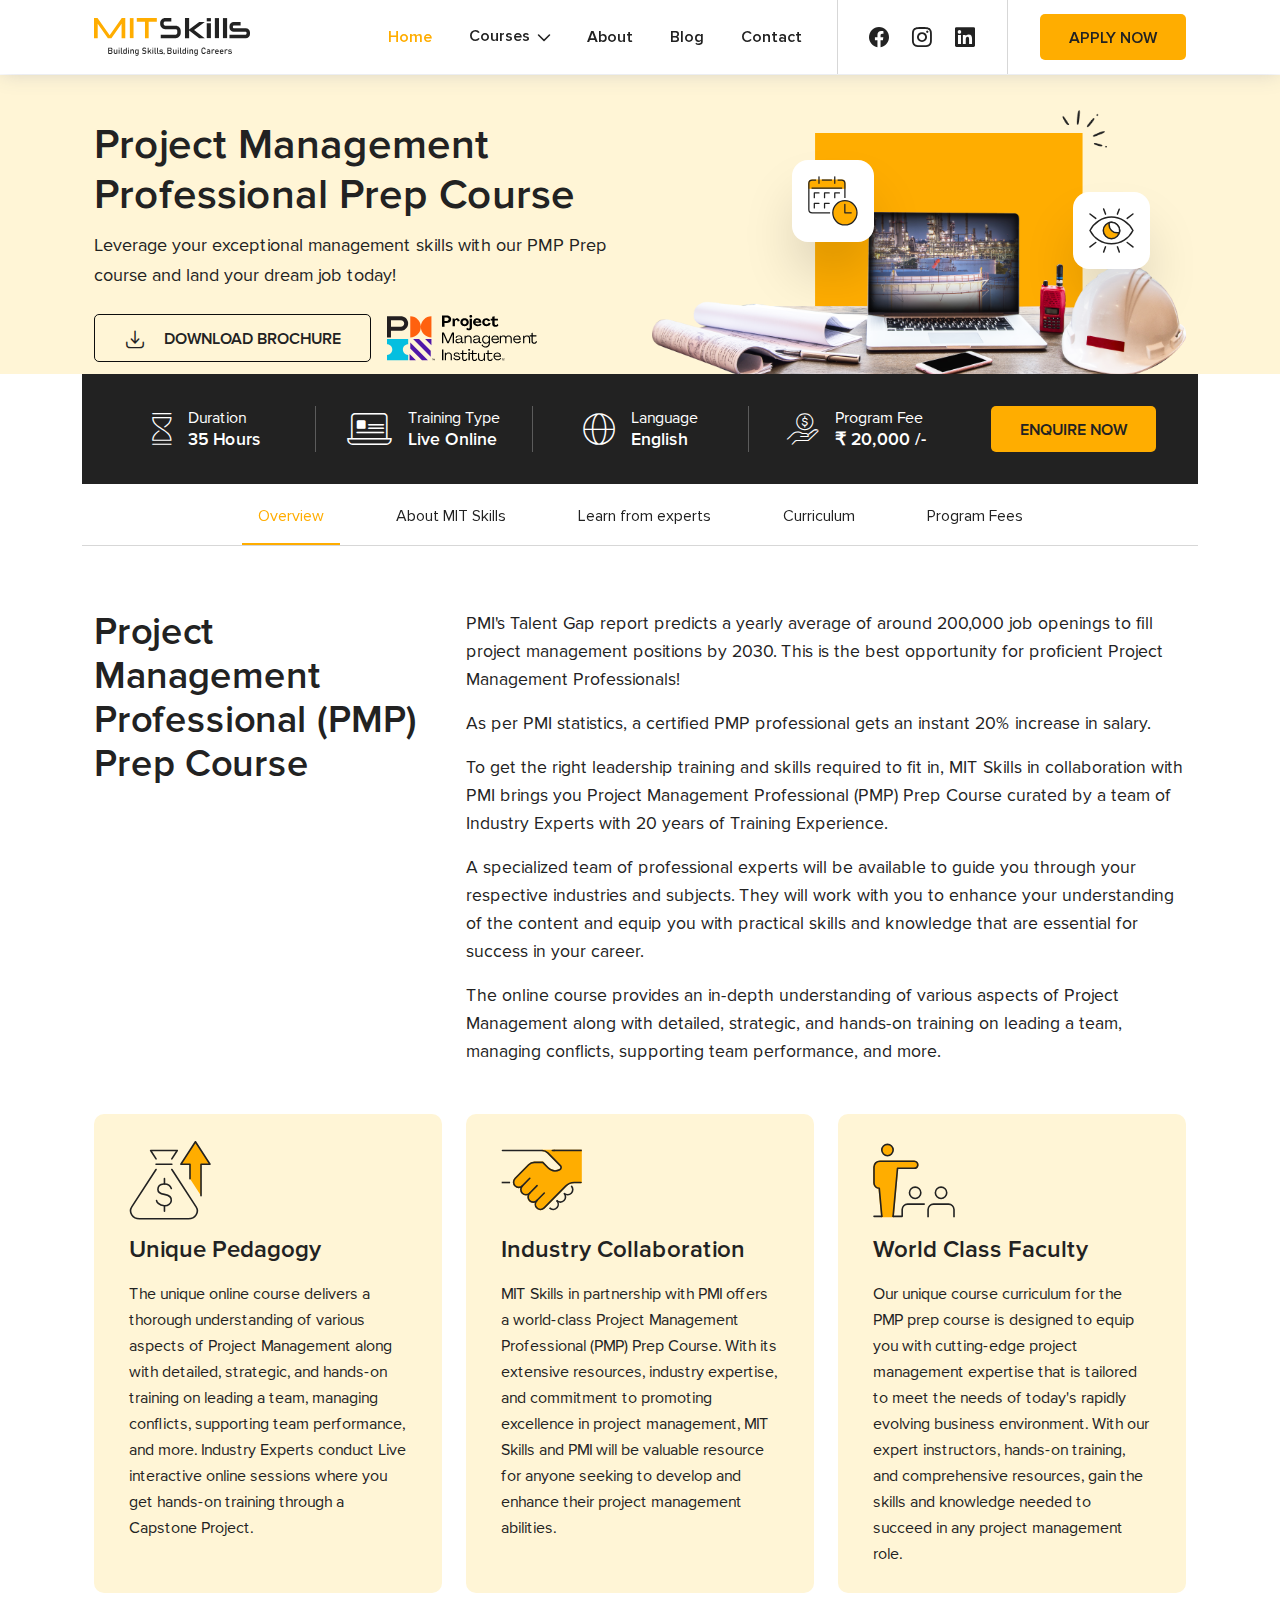
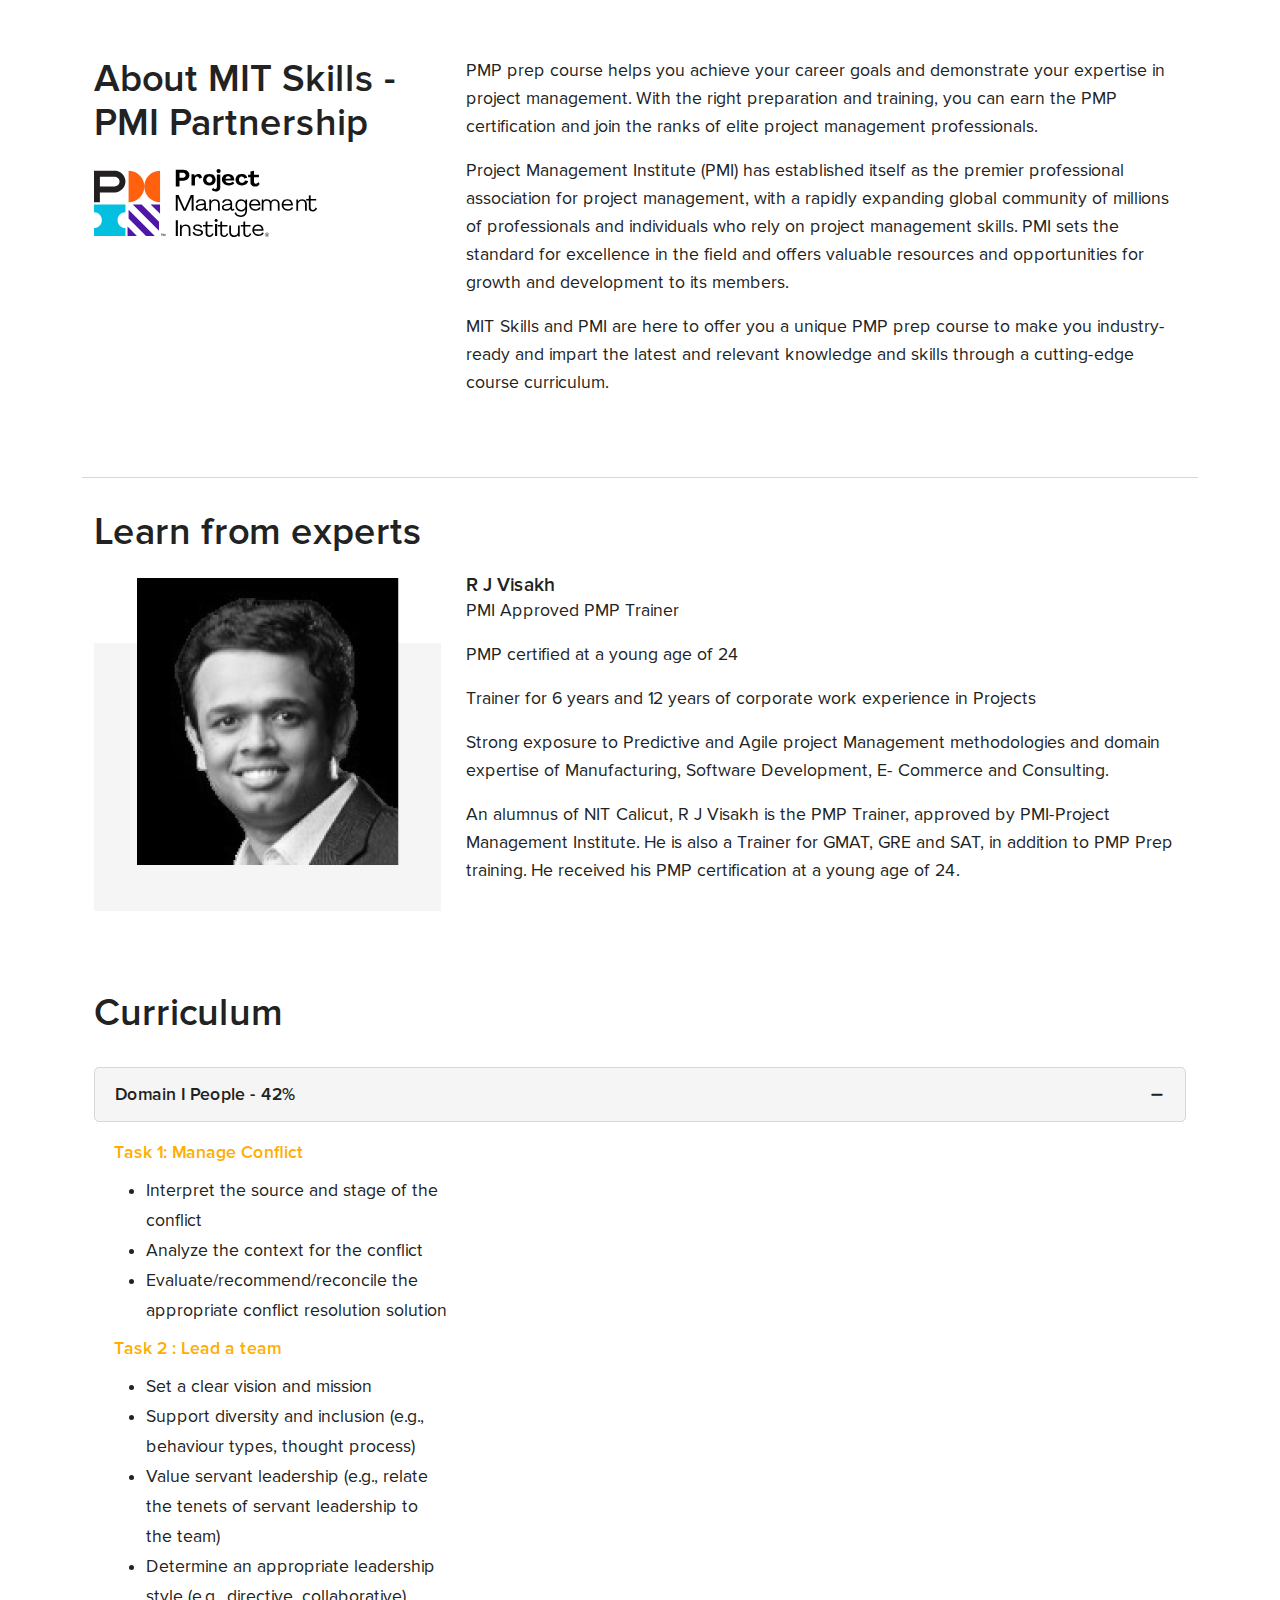
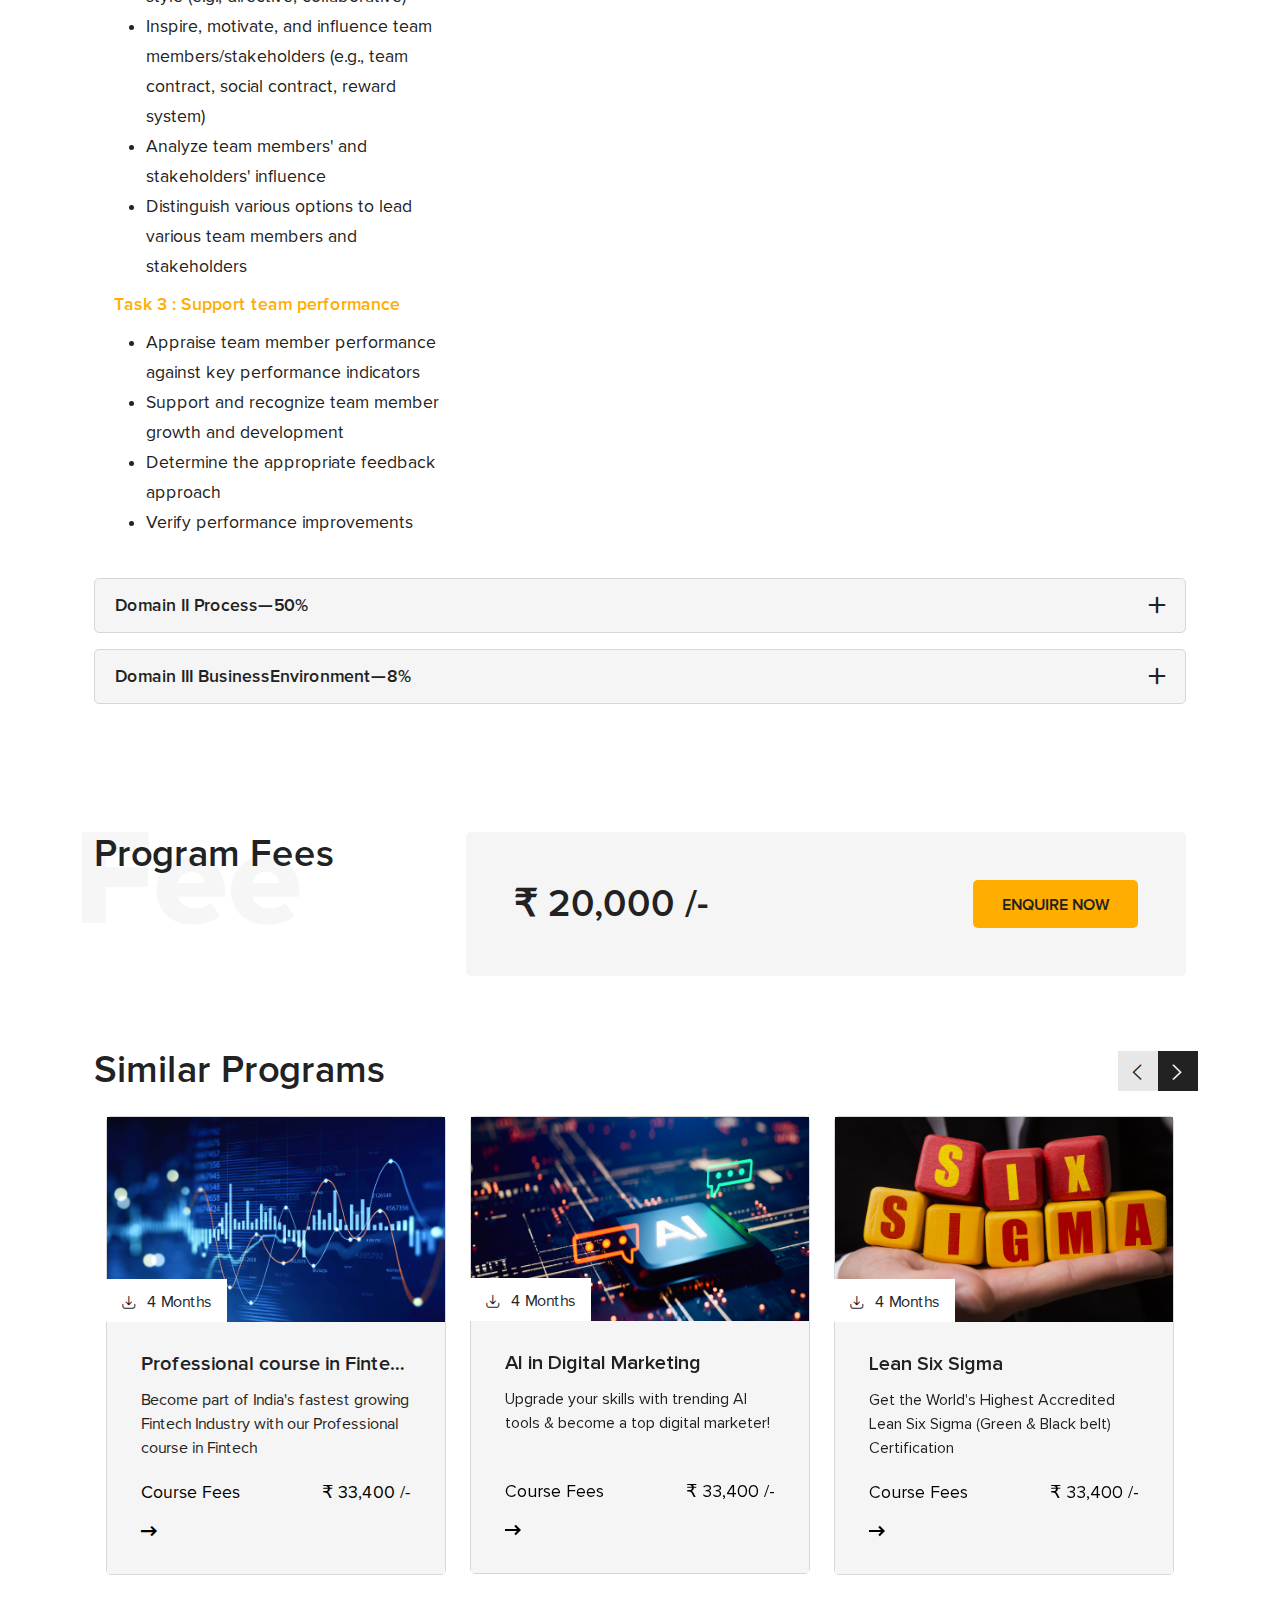
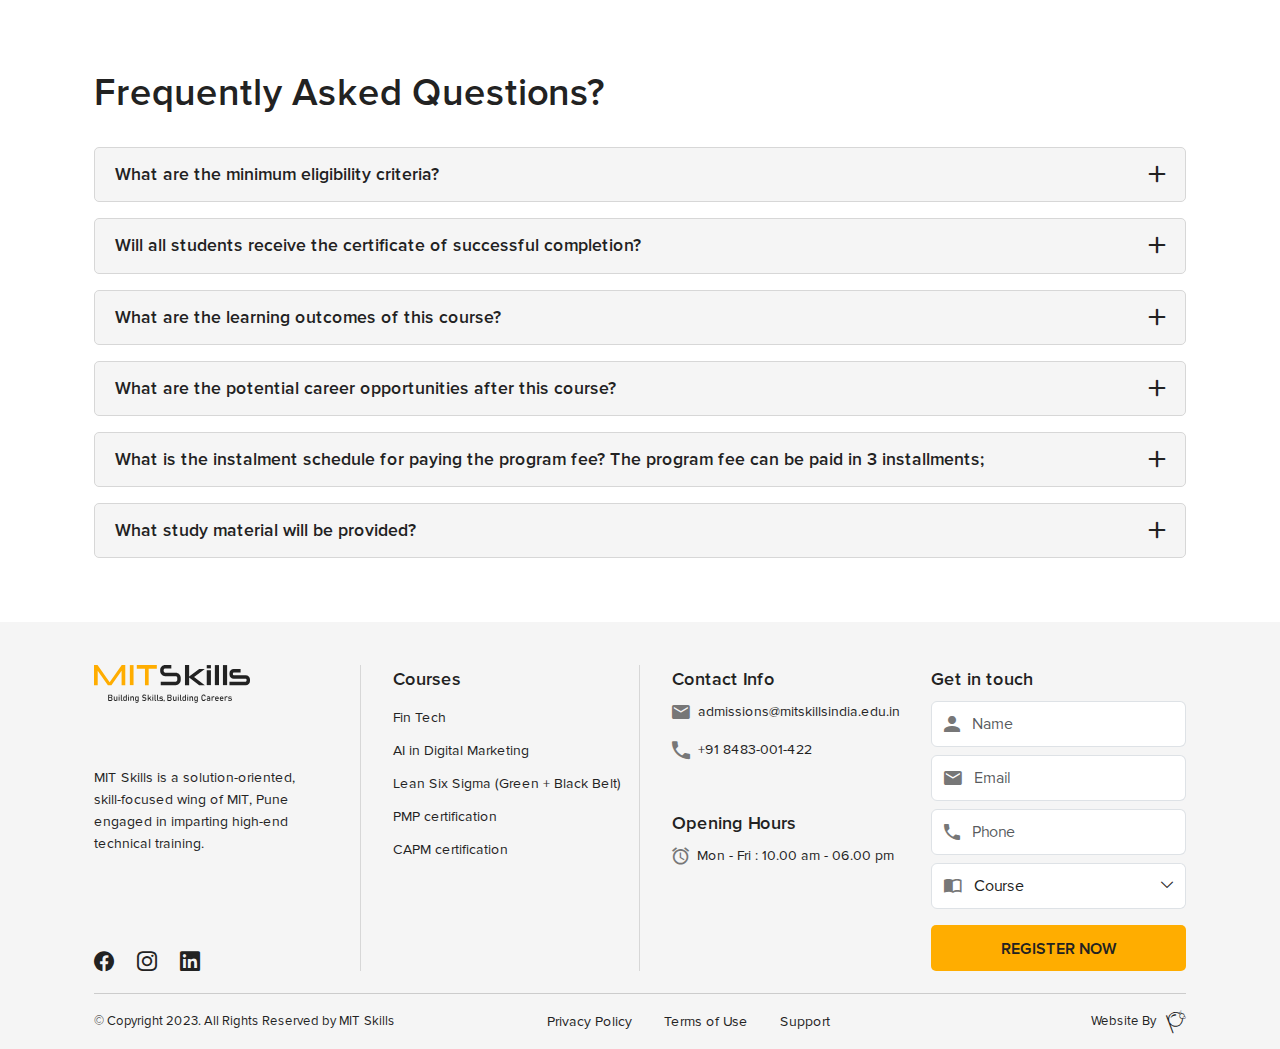
<file: pmp.html>
<!DOCTYPE html>
<html lang="en">
  <head>
    <meta charset="UTF-8" />
    <meta http-equiv="X-UA-Compatible" content="IE=edge" />
    <meta name="viewport" content="width=device-width, initial-scale=1.0" />
    <title>MITSkills</title>
    <link rel="icon" type="image/png" href="assets/images/favicon.ico" />
    <link rel="stylesheet" href="assets/css/bootstrap.min.css" />
    <link rel="stylesheet" href="assets/css/bootstrap-select.min.css" />
    <link rel="stylesheet" href="assets/css/slick.min.css" />
    <link rel="stylesheet" href="assets/css/fonts.css" type="text/css" />
    <link rel="stylesheet" href="assets/css/style.css" type="text/css" />
  </head>
  <body>
    <!-- Header Nav Start -->
    <nav class="navbar navbar-expand-lg fixed-top navigation">
      <div class="container">
        <a class="navbar-brand" href="index.html"><img src="assets/images/mitskills-logo.svg" width="auto" height="auto" alt="Logo"></a>
        <button class="navbar-toggler" type="button" data-bs-toggle="collapse" data-bs-target="#navbarSupportedContent" aria-controls="navbarSupportedContent" aria-expanded="false" aria-label="Toggle navigation">
          <span class="navbar-toggler-icon"></span>
        </button>
        <div class="collapse navbar-collapse" id="navbarSupportedContent">
          <ul class="navbar-nav ms-auto">
            <li class="nav-item"><a class="nav-link active" aria-current="page" href="index.html">Home</a></li>
            <li class="nav-item dropdown">
              <a class="nav-link dropdown-toggle" href="#" role="button" data-bs-toggle="dropdown" aria-expanded="false">Courses</a>
              <ul class="dropdown-menu">
                <li><a class="dropdown-item" href="fintech.html">Fintech</a></li>
                <li><a class="dropdown-item" href="digital-marketing.html">AI in Digital Marketing</a></li>
                <li><a class="dropdown-item" href="six-sigma.html">Six Sigma</a></li>
                <li><a class="dropdown-item" href="pmp.html">PMP certification</a></li>
                <li><a class="dropdown-item" href="capm.html">CAPM certification</a></li>
                <li><a class="dropdown-item" href="privacy-policy.html">Privacy Policy</a></li>
                <li><a class="dropdown-item" href="terms-use.html">Terms of Use</a></li>
              </ul>
            </li>
            <li class="nav-item"><a class="nav-link" href="about-us.html">About</a></li>
            <li class="nav-item"><a class="nav-link" href="blog.html">Blog</a></li> 
            <li class="nav-item"><a class="nav-link" href="contact-us.html">Contact</a></li>
          </ul>
          <ul class="socials">
            <a class="socials-links" href="#"><i class="mtsk-facebook"></i></a>
            <a class="socials-links" href="#"><i class="mtsk-instagram"></i></a>
            <a class="socials-links" href="#"><i class="mtsk-linkedIn"></i></a>
          </ul>
          <button type="button" class="btn btn-primary mit-button btn-ripple">Apply Now</button>
        </div>
      </div>
    </nav>
    <!-- Header Nav End --->
    <main class="main-body">
      <section class="banner inner-banner">
        <div class="container">
          <div class="row">
            <div class="col-md-12 col-lg-6 main-banner">
              <h2>Project Management <br> Professional Prep Course</h2>
              <p>Leverage your exceptional management skills with our PMP Prep course and land your dream job today!</p>
              <div class="page-btn mb-0">
                <button type="button" class="btn btn-primary mit-button cus-btn inner-cus ms-0"><span class="mtsk-download"></span> &nbsp; Download BROCHURE</button>
                <a href="#" class="imc-img ms-3"><img src="assets/images/pmi.svg" class="w-100 " width="auto" height="auto" alt="Human Cloud"></a>
              </div>
            </div>
            <div class="col-md-12 col-lg-6">
              <div class="css-details">
                <div class="stc-det student-sec inner-sec capm-sec">
                  <img src="assets/images/cal1.svg" alt="">
                </div>
                <img src="assets/images/pmp.png" class="banner-img pmp-img" alt="Banner 1">
                <div class="stc-det course-sec inner-sec capm-sec">
                  <img src="assets/images/eye.svg" alt="">
                </div>
              </div>
            </div>
          </div>
        </div>
      </section>
      <section>
        <div class="container">
          <div class="row">
            <div class="col-md-12 col-lg-12 enquiry-bar">
              <ul class="program-details">
                <li>
                  <span class="mtsk-duration"></span>
                  <div class="program-feature">
                    <p>Duration</p>
                    <span>35 Hours</span>
                  </div>
                </li>
                <li>
                  <span class="mtsk-training"></span>
                  <div class="program-feature">
                    <p>Training Type</p>
                    <span>Live Online</span>
                  </div>
                </li>
                <li>
                  <span class="mtsk-language"></span>
                  <div class="program-feature">
                    <p>Language</p>
                    <span>English</span>
                  </div>
                </li>
                <li>
                  <span class="mtsk-fee"></span>
                  <div class="program-feature">
                    <p>Program Fee </p>
                    <span>₹ 20,000 /-</span>
                  </div>
                </li>
                <li><button type="button" class="btn btn-primary mit-button enquire-btn" data-bs-toggle="modal" data-bs-target="#enquiryModal">Enquire Now</button></li>
              </ul>
            </div>
          </div>
        </div>
      </section>
      <section class="app-featurelist">
        <div class="container">
          <div class="row">
            <ul class="app-features">
              <li><a class="active" href="#overview">Overview</a></li>
              <li><a href="#aboutMIT">About MIT Skills</a></li>
              <li><a href="#learnExpert">Learn from experts</a></li>
              <li><a href="#curriculam">Curriculum</a></li>
              <li><a href="#progressFee">Program Fees</a></li>
            </ul>
          </div>
        </div>
      </section>
      <section id="overview" class="enroll-certification">
          <div class="container">
            <div class="row">
              <div class="col-md-12 col-lg-4 fintech-certi">
                <h2>Project <br> Management <br> Professional (PMP) <br> Prep Course</h2>
              </div>
              <div class="col-md-12 col-lg-8 fin-feature">
                <p>PMI's Talent Gap report predicts a yearly average of around 200,000 job openings to fill project management positions by 2030. This is the best opportunity for proficient Project Management Professionals!</p>
                <p>As per PMI statistics, a certified PMP professional gets an instant 20% increase in salary.</p>
                <p>To get the right leadership training and skills required to fit in, MIT Skills in collaboration with PMI brings you Project Management Professional (PMP) Prep Course curated by a team of Industry Experts with 20 years of Training Experience.</p>
                <p>A specialized team of professional experts will be available to guide you through your respective industries and subjects. They will work with you to enhance your understanding of the content and equip you with practical skills and knowledge that are essential for success in your career.</p>
                <p>The online course provides an in-depth understanding of various aspects of Project Management along with detailed, strategic, and hands-on training on leading a team, managing conflicts, supporting team performance, and more.</p>
              </div>
            </div>
            <div class="row">
              <div class="col-md-12 col-lg-4 pede-card">
                <div class="card over-card">
                  <img src="assets/images/pedagogy.svg" class="img-fluid " alt="...">
                  <div class="card-body">
                    <h5 class="card-title">Unique Pedagogy</h5>
                    <p class="card-text">The unique online course delivers a thorough understanding of various aspects of Project Management along with detailed, strategic, and hands-on training on leading a team, managing conflicts, supporting team performance, and more. Industry Experts conduct Live interactive online sessions where you get hands-on training through a Capstone Project.</p>
                  </div>
                </div>
              </div>
              <div class="col-md-12 col-lg-4 pede-card">
                <div class="card over-card">
                  <img src="assets/images/collaberation.svg" class="img-fluid " alt="...">
                  <div class="card-body">
                    <h5 class="card-title">Industry Collaboration</h5>
                    <p class="card-text">MIT Skills in partnership with PMI offers a world-class Project Management Professional (PMP) Prep Course. With its extensive resources, industry expertise, and commitment to promoting excellence in project management, MIT Skills and PMI will be valuable resource for anyone seeking to develop and enhance their project management abilities.</p>
                  </div>
                </div>
              </div>
              <div class="col-md-12 col-lg-4 pede-card">
                <div class="card over-card">
                  <img src="assets/images/faculty.svg" class="img-fluid " alt="...">
                  <div class="card-body">
                    <h5 class="card-title">World Class Faculty</h5>
                    <p class="card-text">Our unique course curriculum for the PMP prep course is designed to equip you with cutting-edge project management expertise that is tailored to meet the needs of today's rapidly evolving business environment. With our expert instructors, hands-on training, and comprehensive resources, gain the skills and knowledge needed to succeed in any project management role.</p>
                  </div>
                </div>
              </div>
            </div>
          </div>
      </section>
      <section id="aboutMIT" class="enroll-certification">
        <div class="container">
          <div class="row">
            <div class="col-md-12 col-lg-4 fintech-certi aboutMit-skills">
              <h2>About MIT Skills - <br> PMI Partnership</h2>
              <img src="assets/images/pmi.svg" alt="">
            </div>
            <div class="col-md-12 col-lg-8 fin-feature">
              <p>PMP prep course helps you achieve your career goals and demonstrate your expertise in project management. With the right preparation and training, you can earn the PMP certification and join the ranks of elite project management professionals.</p>
              <p>Project Management Institute (PMI) has established itself as the premier professional association for project management, with a rapidly expanding global community of millions of professionals and individuals who rely on project management skills. PMI sets the standard for excellence in the field and offers valuable resources and opportunities for growth and development to its members.</p>
              <p>MIT Skills and PMI are here to offer you a unique PMP prep course to make you industry-ready and impart the latest and relevant knowledge and skills through a cutting-edge course curriculum.</p>
            </div>
          </div>
        </div>
      </section>
      <section id="learnExpert" class="enroll-certification learn-sec">
        <div class="container">
          <div class="row learn-det">
            <div class="col-md-12 col-lg-4 fintech-certi">
              <h2>Learn from experts</h2>
              <img src="assets/images/pmp-learn.png" class="img-fluid " alt="">
            </div>
            <div class="col-md-12 col-lg-8 fin-feature learn-expert">
              <h3>R J Visakh</h3>
              <p>PMI Approved PMP Trainer</p>
              <p>PMP certified at a young age of 24</p>
              <p>Trainer for 6 years and 12 years of corporate work experience in Projects</p>
              <p>Strong exposure to Predictive and Agile project Management methodologies and domain expertise of Manufacturing, Software Development, E- Commerce and Consulting.</p>
              <p>An alumnus of NIT Calicut, R J Visakh is the PMP Trainer, approved by PMI-Project Management Institute. He is also a Trainer for GMAT, GRE and SAT, in addition to PMP Prep training. He received his PMP certification at a young age of 24.</p>
            </div>
          </div>
        </div>
      </section>
      <section id="curriculam" class="enroll-certification">
        <div class="container">
          <div class="row">
            <div class="cur-accordiaon">
              <h3>Curriculum</h3>
              <div class="accordion curriculum-accordion" id="curriculum">
                <div class="accordion-item">
                  <h2 class="accordion-header">
                    <button class="accordion-button" type="button" data-bs-toggle="collapse" data-bs-target="#module1" aria-expanded="true" aria-controls="module1">
                      Domain I People - 42%
                    </button>
                  </h2>
                  <div id="module1" class="accordion-collapse collapse show" data-bs-parent="#curriculum">
                    <div class="accordion-body">
                      <div class="row">
                        <div class="col-md-12 col-lg-4">
                          <div class="fintech-module">
                            <h2> Task 1: Manage Conflict</h2>
                            <ul>
                              <li>Interpret the source and stage of the conflict</li>
                              <li>Analyze the context for the conflict</li>
                              <li>Evaluate/recommend/reconcile the appropriate conflict resolution solution</li>
                            </ul>
                            <h2>Task 2 : Lead a team</h2>
                            <ul>
                              <li>Set a clear vision and mission</li>
                              <li>Support diversity and inclusion (e.g., behaviour types, thought process)</li>
                              <li>Value servant leadership (e.g., relate the tenets of servant leadership to the team)</li>
                              <li>Determine an appropriate leadership style (e.g., directive, collaborative)</li>
                              <li>Inspire, motivate, and influence team members/stakeholders (e.g., team contract, social contract, reward system)</li>
                              <li>Analyze team members' and stakeholders' influence</li>
                              <li>Distinguish various options to lead various team members and stakeholders</li>
                            </ul>
                            <h2>Task 3 : Support team performance</h2>
                            <ul>
                              <li>Appraise team member performance against key performance indicators</li>
                              <li>Support and recognize team member growth and development</li>
                              <li>Determine the appropriate feedback approach</li>
                              <li>Verify performance improvements</li>
                            </ul>
                          </div>
                        </div>
                      </div>
                    </div>
                  </div>
                </div>
                <div class="accordion-item">
                  <h2 class="accordion-header">
                    <button class="accordion-button collapsed" type="button" data-bs-toggle="collapse" data-bs-target="#module2" aria-expanded="false" aria-controls="module2">
                      Domain II Process—50%
                    </button>
                  </h2>
                  <div id="module2" class="accordion-collapse collapse" data-bs-parent="#curriculum">
                    <div class="accordion-body">
                      <div class="row">
                        <div class="col-md-12 col-lg-4">
                          <div class="fintech-module">
                            <h2> Task 1: Manage Conflict</h2>
                            <ul>
                              <li>Interpret the source and stage of the conflict</li>
                              <li>Analyze the context for the conflict</li>
                              <li>Evaluate/recommend/reconcile the appropriate conflict resolution solution</li>
                            </ul>
                            <h2>Task 2 : Lead a team</h2>
                            <ul>
                              <li>Set a clear vision and mission</li>
                              <li>Support diversity and inclusion (e.g., behaviour types, thought process)</li>
                              <li>Value servant leadership (e.g., relate the tenets of servant leadership to the team)</li>
                              <li>Determine an appropriate leadership style (e.g., directive, collaborative)</li>
                              <li>Inspire, motivate, and influence team members/stakeholders (e.g., team contract, social contract, reward system)</li>
                              <li>Analyze team members' and stakeholders' influence</li>
                              <li>Distinguish various options to lead various team members and stakeholders</li>
                            </ul>
                            <h2>Task 3 : Support team performance</h2>
                            <ul>
                              <li>Appraise team member performance against key performance indicators</li>
                              <li>Support and recognize team member growth and development</li>
                              <li>Determine the appropriate feedback approach</li>
                              <li>Verify performance improvements</li>
                            </ul>
                          </div>
                        </div>
                      </div>
                    </div>
                  </div>
                </div>
                <div class="accordion-item">
                  <h2 class="accordion-header">
                    <button class="accordion-button collapsed" type="button" data-bs-toggle="collapse" data-bs-target="#module3" aria-expanded="false" aria-controls="module3">
                      Domain III BusinessEnvironment—8%
                    </button>
                  </h2>
                  <div id="module3" class="accordion-collapse collapse" data-bs-parent="#curriculum">
                    <div class="accordion-body">
                      <div class="row">
                        <div class="col-md-12 col-lg-4">
                          <div class="fintech-module">
                            <h2> Task 1: Manage Conflict</h2>
                            <ul>
                              <li>Interpret the source and stage of the conflict</li>
                              <li>Analyze the context for the conflict</li>
                              <li>Evaluate/recommend/reconcile the appropriate conflict resolution solution</li>
                            </ul>
                            <h2>Task 2 : Lead a team</h2>
                            <ul>
                              <li>Set a clear vision and mission</li>
                              <li>Support diversity and inclusion (e.g., behaviour types, thought process)</li>
                              <li>Value servant leadership (e.g., relate the tenets of servant leadership to the team)</li>
                              <li>Determine an appropriate leadership style (e.g., directive, collaborative)</li>
                              <li>Inspire, motivate, and influence team members/stakeholders (e.g., team contract, social contract, reward system)</li>
                              <li>Analyze team members' and stakeholders' influence</li>
                              <li>Distinguish various options to lead various team members and stakeholders</li>
                            </ul>
                            <h2>Task 3 : Support team performance</h2>
                            <ul>
                              <li>Appraise team member performance against key performance indicators</li>
                              <li>Support and recognize team member growth and development</li>
                              <li>Determine the appropriate feedback approach</li>
                              <li>Verify performance improvements</li>
                            </ul>
                          </div>
                        </div>
                      </div>
                    </div>
                  </div>
                </div>
              </div>
            </div>
          </div>
        </div>
      </section>
      <section id="progressFee" class="enroll-certification">
        <div class="container">
          <div class="row">
            <div class="col-md-12 col-lg-4 fintech-certi fee-section">
              <h2>Program Fees</h2>
            </div>
            <div class="col-md-12 col-lg-8 fin-feature">
              <div class="single-fee">
                <h3>₹ 20,000 /-</h3>
                <button type="button" class="btn btn-primary mit-button" data-bs-toggle="modal" data-bs-target="#enquiryModal">Enquire Now</button>
              </div>
            </div>
          </div>
        </div>
      </section>
      <section>
        <div class="container">
         <div class="cer-slider">
           <h2>Similar Programs</h2>
         </div>
         <div class="row">
           <div class="certification-carousel">
             <div class="item">
               <div class="card cus-card">
                 <img src="assets/images/fintech.png" alt="Certification">
                 <div class="card-body">
                   <div class="cer-duration">
                     <span class="mtsk-download"></span>
                     <p>4 Months</p>
                   </div>
                   <h5 class="card-title">Professional course in Finteche</h5>
                   <p class="card-text">Become part of India's fastest growing Fintech Industry with our Professional course in Fintech</p>
                   <div class="course-fee">
                     <p>Course Fees</p>
                     <p>&#8377; 33,400 /-</p>
                   </div>
                   <button type="button" class="mtsk-arrow card-button"></button>
                 </div>
               </div>
             </div>
             <div class="item">
               <div class="card cus-card">
                 <img src="assets/images/digitalMarketing.png" alt="Certification">
                 <div class="card-body">
                   <div class="cer-duration">
                     <span class="mtsk-download"></span>
                     <p>4 Months</p>
                   </div>
                   <h5 class="card-title">AI in Digital Marketing</h5>
                   <p class="card-text">Upgrade your skills with trending AI tools & become a top digital marketer!</p>
                   <div class="course-fee">
                     <p>Course Fees</p>
                     <p>&#8377; 33,400 /-</p>
                   </div>
                   <button type="button" class="mtsk-arrow card-button"></button>
                 </div>
               </div>
             </div>
             <div class="item">
               <div class="card cus-card">
                 <img src="assets/images/sixSigma.png" alt="Certification">
                 <div class="card-body">
                   <div class="cer-duration">
                     <span class="mtsk-download"></span>
                     <p>4 Months</p>
                   </div>
                   <h5 class="card-title">Lean Six Sigma</h5>
                   <p class="card-text">Get the World's Highest Accredited Lean Six Sigma (Green & Black belt) Certification</p>
                   <div class="course-fee">
                     <p>Course Fees</p>
                     <p>&#8377; 33,400 /-</p>
                   </div>
                   <button type="button" class="mtsk-arrow card-button"></button>
                 </div>
               </div>
             </div>
             <div class="item">
               <div class="card cus-card">
                 <img src="assets/images/fintech.png" alt="Certification">
                 <div class="card-body">
                   <div class="cer-duration">
                     <span class="mtsk-download"></span>
                     <p>4 Months</p>
                   </div>
                   <h5 class="card-title">Professional course in Finteche</h5>
                   <p class="card-text">Become part of India's fastest growing Fintech Industry with our Professional course in Fintech</p>
                   <div class="course-fee">
                     <p>Course Fees</p>
                     <p>&#8377; 33,400 /-</p>
                   </div>
                   <button type="button" class="mtsk-arrow card-button"></button>
                 </div>
               </div>
             </div>
             <div class="item">
               <div class="card cus-card">
                 <img src="assets/images/digitalMarketing.png" alt="Certification">
                 <div class="card-body">
                   <div class="cer-duration">
                     <span class="mtsk-download"></span>
                     <p>4 Months</p>
                   </div>
                   <h5 class="card-title">AI in Digital Marketing</h5>
                   <p class="card-text">Upgrade your skills with trending AI tools & become a top digital marketer!</p>
                   <div class="course-fee">
                     <p>Course Fees</p>
                     <p>&#8377; 33,400 /-</p>
                   </div>
                   <button type="button" class="mtsk-arrow card-button"></button>
                 </div>
               </div>
             </div>
             <div class="item">
               <div class="card cus-card">
                 <img src="assets/images/sixSigma.png" alt="Certification">
                 <div class="card-body">
                   <div class="cer-duration">
                     <span class="mtsk-download"></span>
                     <p>4 Months</p>
                   </div>
                   <h5 class="card-title">Lean Six Sigma</h5>
                   <p class="card-text">Get the World’s Highest Accredited Lean Six Sigma (Green & Black belt) Certification</p>
                   <div class="course-fee">
                     <p>Course Fees</p>
                     <p>&#8377; 33,400 /-</p>
                   </div>
                   <button type="button" class="mtsk-arrow card-button"></button>
                 </div>
               </div>
             </div>
           </div>
         </div>
        </div>
       </section>
      <section class="enroll-certification">
        <div class="container">
          <div class="row">
            <div class="cur-accordiaon">
              <h3>Frequently Asked Questions?</h3>
              <div class="accordion curriculum-accordion" id="freQuestions">
                <div class="accordion-item">
                  <h2 class="accordion-header">
                    <button class="accordion-button collapsed" type="button" data-bs-toggle="collapse" data-bs-target="#questions1" aria-expanded="false" aria-controls="questions1">
                      What are the minimum eligibility criteria?
                    </button>
                  </h2>
                  <div id="questions1" class="accordion-collapse collapse" data-bs-parent="#freQuestions">
                    <div class="accordion-body">
                      <div class="row">
                        <div class="col-md-12 col-lg-4">
                          <div class="fintech-module">
                            <h2> What Is FinTech?</h2>
                            <ul>
                              <li>Definition of FinTech</li>
                              <li>History of FinTech</li>
                              <li>inTech ecosystem</li>
                              <li>Future of FinTech</li>
                            </ul>
                            <h2>Drivers of FinTech</h2>
                            <ul>
                              <li>Technology advancements</li>
                              <li>Consumer demand</li>
                              <li>Regulatory environment</li>
                              <li>Cost efficiency</li>
                              <li>Disruption and competition</li>
                            </ul>
                          </div>
                        </div>
                        <div class="col-md-12 col-lg-4">
                          <div class="fintech-module">
                            <h2>How Is FinTech Transforming Finance?</h2>
                            <ul>
                              <li>Payments and transfers</li>
                              <li>Lending and borrowing</li>
                              <li>Investment management</li>
                              <li>Regulatory compliance</li>
                            </ul>
                            <h2>Emerging Sectors in FinTech</h2>
                            <ul>
                              <li>Open banking</li>
                              <li>Banking as Service</li>
                              <li>Embedded Finance</li>
                              <li>Payments</li>
                              <li>Decentralisation in Finance</li>
                            </ul>
                          </div>
                        </div>
                        <div class="col-md-12 col-lg-4">
                          <div class="fintech-module">
                            <h2>Global Statistics for FinTech</h2>
                            <ul>
                              <li>Market size and growth</li>
                              <li>Funding and investment</li>
                              <li>User adoption and engagement</li>
                            </ul>
                          </div>
                        </div>
                      </div>
                    </div>
                  </div>
                </div>
                <div class="accordion-item">
                  <h2 class="accordion-header">
                    <button class="accordion-button collapsed" type="button" data-bs-toggle="collapse" data-bs-target="#questions2" aria-expanded="false" aria-controls="questions2">
                      Will all students receive the certificate of successful completion?
                    </button>
                  </h2>
                  <div id="questions2" class="accordion-collapse collapse" data-bs-parent="#freQuestions">
                    <div class="accordion-body">
                      <div class="row">
                        <div class="col-md-12 col-lg-4">
                          <div class="fintech-module">
                            <h2> What Is FinTech?</h2>
                            <ul>
                              <li>Definition of FinTech</li>
                              <li>History of FinTech</li>
                              <li>inTech ecosystem</li>
                              <li>Future of FinTech</li>
                            </ul>
                            <h2>Drivers of FinTech</h2>
                            <ul>
                              <li>Technology advancements</li>
                              <li>Consumer demand</li>
                              <li>Regulatory environment</li>
                              <li>Cost efficiency</li>
                              <li>Disruption and competition</li>
                            </ul>
                          </div>
                        </div>
                        <div class="col-md-12 col-lg-4">
                          <div class="fintech-module">
                            <h2>How Is FinTech Transforming Finance?</h2>
                            <ul>
                              <li>Payments and transfers</li>
                              <li>Lending and borrowing</li>
                              <li>Investment management</li>
                              <li>Regulatory compliance</li>
                            </ul>
                            <h2>Emerging Sectors in FinTech</h2>
                            <ul>
                              <li>Open banking</li>
                              <li>Banking as Service</li>
                              <li>Embedded Finance</li>
                              <li>Payments</li>
                              <li>Decentralisation in Finance</li>
                            </ul>
                          </div>
                        </div>
                        <div class="col-md-12 col-lg-4">
                          <div class="fintech-module">
                            <h2>Global Statistics for FinTech</h2>
                            <ul>
                              <li>Market size and growth</li>
                              <li>Funding and investment</li>
                              <li>User adoption and engagement</li>
                            </ul>
                          </div>
                        </div>
                      </div>
                    </div>
                  </div>
                </div>
                <div class="accordion-item">
                  <h2 class="accordion-header">
                    <button class="accordion-button collapsed" type="button" data-bs-toggle="collapse" data-bs-target="#questions3" aria-expanded="false" aria-controls="questions3">
                      What are the learning outcomes of this course?
                    </button>
                  </h2>
                  <div id="questions3" class="accordion-collapse collapse" data-bs-parent="#freQuestions">
                    <div class="accordion-body">
                      <div class="row">
                        <div class="col-md-12 col-lg-4">
                          <div class="fintech-module">
                            <h2> What Is FinTech?</h2>
                            <ul>
                              <li>Definition of FinTech</li>
                              <li>History of FinTech</li>
                              <li>inTech ecosystem</li>
                              <li>Future of FinTech</li>
                            </ul>
                            <h2>Drivers of FinTech</h2>
                            <ul>
                              <li>Technology advancements</li>
                              <li>Consumer demand</li>
                              <li>Regulatory environment</li>
                              <li>Cost efficiency</li>
                              <li>Disruption and competition</li>
                            </ul>
                          </div>
                        </div>
                        <div class="col-md-12 col-lg-4">
                          <div class="fintech-module">
                            <h2>How Is FinTech Transforming Finance?</h2>
                            <ul>
                              <li>Payments and transfers</li>
                              <li>Lending and borrowing</li>
                              <li>Investment management</li>
                              <li>Regulatory compliance</li>
                            </ul>
                            <h2>Emerging Sectors in FinTech</h2>
                            <ul>
                              <li>Open banking</li>
                              <li>Banking as Service</li>
                              <li>Embedded Finance</li>
                              <li>Payments</li>
                              <li>Decentralisation in Finance</li>
                            </ul>
                          </div>
                        </div>
                        <div class="col-md-12 col-lg-4">
                          <div class="fintech-module">
                            <h2>Global Statistics for FinTech</h2>
                            <ul>
                              <li>Market size and growth</li>
                              <li>Funding and investment</li>
                              <li>User adoption and engagement</li>
                            </ul>
                          </div>
                        </div>
                      </div>
                    </div>
                  </div>
                </div>
                <div class="accordion-item">
                  <h2 class="accordion-header">
                    <button class="accordion-button collapsed" type="button" data-bs-toggle="collapse" data-bs-target="#questions4" aria-expanded="false" aria-controls="questions4">
                      What are the potential career opportunities after this course?
                    </button>
                  </h2>
                  <div id="questions4" class="accordion-collapse collapse" data-bs-parent="#freQuestions">
                    <div class="accordion-body">
                      <div class="row">
                        <div class="col-md-12 col-lg-4">
                          <div class="fintech-module">
                            <h2> What Is FinTech?</h2>
                            <ul>
                              <li>Definition of FinTech</li>
                              <li>History of FinTech</li>
                              <li>inTech ecosystem</li>
                              <li>Future of FinTech</li>
                            </ul>
                            <h2>Drivers of FinTech</h2>
                            <ul>
                              <li>Technology advancements</li>
                              <li>Consumer demand</li>
                              <li>Regulatory environment</li>
                              <li>Cost efficiency</li>
                              <li>Disruption and competition</li>
                            </ul>
                          </div>
                        </div>
                        <div class="col-md-12 col-lg-4">
                          <div class="fintech-module">
                            <h2>How Is FinTech Transforming Finance?</h2>
                            <ul>
                              <li>Payments and transfers</li>
                              <li>Lending and borrowing</li>
                              <li>Investment management</li>
                              <li>Regulatory compliance</li>
                            </ul>
                            <h2>Emerging Sectors in FinTech</h2>
                            <ul>
                              <li>Open banking</li>
                              <li>Banking as Service</li>
                              <li>Embedded Finance</li>
                              <li>Payments</li>
                              <li>Decentralisation in Finance</li>
                            </ul>
                          </div>
                        </div>
                        <div class="col-md-12 col-lg-4">
                          <div class="fintech-module">
                            <h2>Global Statistics for FinTech</h2>
                            <ul>
                              <li>Market size and growth</li>
                              <li>Funding and investment</li>
                              <li>User adoption and engagement</li>
                            </ul>
                          </div>
                        </div>
                      </div>
                    </div>
                  </div>
                </div>
                <div class="accordion-item">
                  <h2 class="accordion-header">
                    <button class="accordion-button collapsed" type="button" data-bs-toggle="collapse" data-bs-target="#questions5" aria-expanded="false" aria-controls="questions5">
                      What is the instalment schedule for paying the program fee? The program fee can be paid in 3 installments;
                    </button>
                  </h2>
                  <div id="questions5" class="accordion-collapse collapse" data-bs-parent="#freQuestions">
                    <div class="accordion-body">
                      <div class="row">
                        <div class="col-md-12 col-lg-4">
                          <div class="fintech-module">
                            <h2> What Is FinTech?</h2>
                            <ul>
                              <li>Definition of FinTech</li>
                              <li>History of FinTech</li>
                              <li>inTech ecosystem</li>
                              <li>Future of FinTech</li>
                            </ul>
                            <h2>Drivers of FinTech</h2>
                            <ul>
                              <li>Technology advancements</li>
                              <li>Consumer demand</li>
                              <li>Regulatory environment</li>
                              <li>Cost efficiency</li>
                              <li>Disruption and competition</li>
                            </ul>
                          </div>
                        </div>
                        <div class="col-md-12 col-lg-4">
                          <div class="fintech-module">
                            <h2>How Is FinTech Transforming Finance?</h2>
                            <ul>
                              <li>Payments and transfers</li>
                              <li>Lending and borrowing</li>
                              <li>Investment management</li>
                              <li>Regulatory compliance</li>
                            </ul>
                            <h2>Emerging Sectors in FinTech</h2>
                            <ul>
                              <li>Open banking</li>
                              <li>Banking as Service</li>
                              <li>Embedded Finance</li>
                              <li>Payments</li>
                              <li>Decentralisation in Finance</li>
                            </ul>
                          </div>
                        </div>
                        <div class="col-md-12 col-lg-4">
                          <div class="fintech-module">
                            <h2>Global Statistics for FinTech</h2>
                            <ul>
                              <li>Market size and growth</li>
                              <li>Funding and investment</li>
                              <li>User adoption and engagement</li>
                            </ul>
                          </div>
                        </div>
                      </div>
                    </div>
                  </div>
                </div>
                <div class="accordion-item">
                  <h2 class="accordion-header">
                    <button class="accordion-button collapsed" type="button" data-bs-toggle="collapse" data-bs-target="#questions6" aria-expanded="false" aria-controls="questions6">
                      What study material will be provided?
                    </button>
                  </h2>
                  <div id="questions6" class="accordion-collapse collapse" data-bs-parent="#freQuestions">
                    <div class="accordion-body">
                      <div class="row">
                        <div class="col-md-12 col-lg-4">
                          <div class="fintech-module">
                            <h2> What Is FinTech?</h2>
                            <ul>
                              <li>Definition of FinTech</li>
                              <li>History of FinTech</li>
                              <li>inTech ecosystem</li>
                              <li>Future of FinTech</li>
                            </ul>
                            <h2>Drivers of FinTech</h2>
                            <ul>
                              <li>Technology advancements</li>
                              <li>Consumer demand</li>
                              <li>Regulatory environment</li>
                              <li>Cost efficiency</li>
                              <li>Disruption and competition</li>
                            </ul>
                          </div>
                        </div>
                        <div class="col-md-12 col-lg-4">
                          <div class="fintech-module">
                            <h2>How Is FinTech Transforming Finance?</h2>
                            <ul>
                              <li>Payments and transfers</li>
                              <li>Lending and borrowing</li>
                              <li>Investment management</li>
                              <li>Regulatory compliance</li>
                            </ul>
                            <h2>Emerging Sectors in FinTech</h2>
                            <ul>
                              <li>Open banking</li>
                              <li>Banking as Service</li>
                              <li>Embedded Finance</li>
                              <li>Payments</li>
                              <li>Decentralisation in Finance</li>
                            </ul>
                          </div>
                        </div>
                        <div class="col-md-12 col-lg-4">
                          <div class="fintech-module">
                            <h2>Global Statistics for FinTech</h2>
                            <ul>
                              <li>Market size and growth</li>
                              <li>Funding and investment</li>
                              <li>User adoption and engagement</li>
                            </ul>
                          </div>
                        </div>
                      </div>
                    </div>
                  </div>
                </div>
              </div>
            </div>
          </div>
        </div>
      </section>
    </main>
    <!-- Footer Start -->
    <footer class="footer">
      <div class="container">
        <div class="row res-row">
          <div class="col-md-12 col-lg-3 fls">
            <div class="logo-img">
              <img src="assets/images/mitskills-logo.svg" width="auto" height="auto" class="img-fluid " alt="Footer Logo" />
            </div>
            <p>MIT Skills is a solution-oriented, skill-focused wing of MIT, Pune engaged in imparting high-end technical training.</p>
            <ul class="socials social-footer">
              <a class="socials-links" href="#"><i class="mtsk-facebook"></i></a>
              <a class="socials-links" href="#"><i class="mtsk-instagram"></i></a>
              <a class="socials-links" href="#"><i class="mtsk-linkedIn"></i></a>
            </ul>
          </div>
          <div class="col-md-12 col-lg-3 courses-list">
            <h2>Courses</h2>
            <ul>
              <li><a href="#">Fin Tech</a></li>
              <li><a href="#">AI in Digital Marketing</a></li>
              <li><a href="#">Lean Six Sigma (Green + Black Belt)</a></li>
              <li><a href="#">PMP certification</a></li>
              <li><a href="#">CAPM certification</a></li>
            </ul>
          </div>
          <div class="col-md-12 col-lg-3 contact-info">
            <div class="cc-list">
              <h2>Contact Info</h2>
              <div class="cc-details mail-details">
                <span class="mtsk-mail"></span>
                <p>admissions@mitskillsindia.edu.in</p>
              </div>
              <div class="cc-details mt-3">
                <span class="mtsk-phone"></span>
                <p>+91 8483-001-422</p>
              </div>
            </div>
            <div class="cc-list time-list">
              <h2>Opening Hours</h2>
              <div class="cc-details">
                <span class="mtsk-time"></span>
                <p>Mon - Fri : 10.00 am - 06.00 pm</p>
              </div>
            </div>
          </div>
          <div class="col-md-12 col-lg-3 contact">
            <h2>Get in touch</h2>
            <form method="post">
              <div class="input-group mb-2 con-form">
                <span class="input-group-text"><i class="mtsk-user"></i></span>
                <input type="text" name="name" class="form-control" placeholder="Name" aria-label="Name" autocomplete="off">
              </div>
              <div class="input-group mb-2 con-form">
                <span class="input-group-text"><i class="mtsk-mail"></i></span>
                <input type="email" name="email" class="form-control" placeholder="Email" aria-label="Email" autocomplete="off">
              </div>
              <div class="input-group mb-2 con-form">
                <span class="input-group-text"><i class="mtsk-phone"></i></span>
                <input type="text" name="phone" class="form-control" placeholder="Phone" aria-label="Phone" autocomplete="off">
              </div>
              <div class="input-group mb-2 con-form">
                <span class="input-group-text"><i class="mtsk-cource"></i></span>
                <select name="select" class="form-control selectpicker" autocomplete="off">
                  <option value="" selected disabled>Course</option>
                  <option value="1">Fin Tech</option> 
                  <option value="2">AI in Digital Marketing</option>
                  <option value="3">Lean Six Sigma</option>
                  <option value="4">PMP certification</option>
                  <option value="5">CAPM certification</option>
                </select>
              </div>
              <button type="button" class="btn btn-primary mit-button mit-footer btn-ripple w-100 mt-2">Register Now</button>
            </form>
          </div>
        </div>
        <div class="bottom-footer">
          <p class="right-reserved">© Copyright 2023. All Rights Reserved by MIT Skills</p>
          <div class="terms-list">
            <ul>
              <li><a href="privacy-policy.html">Privacy Policy</a></li>
              <li><a href="terms-use.html">Terms of Use</a></li>
              <li><a href="#">Support</a></li>
            </ul>
            <p>Website By <i class="mtsk-pf"></i></p>
          </div>
        </div>
      </div>
    </footer>
    <div class="modal enquiry fade" id="enquiryModal" tabindex="-1" aria-labelledby="enquiryModalLabel" aria-hidden="true">
      <div class="modal-dialog modal-lg">
        <div class="modal-content">
          <div class="modal-header">
            <h1 class="modal-title fs-5" id="enquiryModalLabel">Enquire Now</h1>
            <button type="button" class="btn-close" data-bs-dismiss="modal" aria-label="Close"></button>
          </div>
          <div class="modal-body">
            <div class="row">
              <div class="col-md-12 col-lg-5 modal-img">
                <img src="assets/images/enquirey.png" class="img-fluid" alt="">
              </div>
              <div class="col-md-12 col-lg-7">
                <form method="post">
                  <div class="input-group mb-2 con-form">
                    <span class="input-group-text"><i class="mtsk-user"></i></span>
                    <input type="text" name="name" class="form-control" placeholder="Name" aria-label="Name" autocomplete="off">
                  </div>
                  <div class="input-group mb-2 con-form">
                    <span class="input-group-text"><i class="mtsk-mail"></i></span>
                    <input type="email" name="email" class="form-control" placeholder="Email" aria-label="Email" autocomplete="off">
                  </div>
                  <div class="input-group mb-2 con-form">
                    <span class="input-group-text"><i class="mtsk-phone"></i></span>
                    <input type="text" name="phone" class="form-control" placeholder="Phone" aria-label="Phone" autocomplete="off">
                  </div>
                  <div class="input-group mb-2 con-form">
                    <span class="input-group-text"><i class="mtsk-cource"></i></span>
                    <select name="select" class="form-control selectpicker" autocomplete="off">
                      <option value="" selected disabled>Course</option>
                      <option value="1">Fin Tech</option> 
                      <option value="2">AI in Digital Marketing</option>
                      <option value="3">Lean Six Sigma</option>
                      <option value="4">PMP certification</option>
                      <option value="5">CAPM certification</option>
                    </select>
                  </div>
                  <button type="button" class="btn btn-primary mit-button mit-footer btn-ripple w-100 mt-2">Register Now</button>
                </form>
              </div>
            </div>
            
          </div>
        </div>
      </div>
    </div>
    <script src="assets/js/jquery.min.js"></script>
    <script src="assets/js/bootstrap.bundle.min.js"></script>
    <script src="assets/js/bootstrap-select.min.js"></script>
    <script src="assets/js/slick.min.js"></script>
    <script src="assets/js/common.js"></script>
    <script>
      $( document ).ready(function() {
        $('.certification-carousel').slick({
          dots: false,
          infinite: false,
          speed: 300,
          slidesToShow: 3,
          slidesToScroll: 1,
          responsive: [
            {
              breakpoint: 1024,
              settings: {
                slidesToShow: 2,
                slidesToScroll: 1,
              }
            },
            {
              breakpoint: 768,
              settings: {
                slidesToShow: 1,
                slidesToScroll: 1
              }
            }
          ]
        });
      })
    </script>
  </body>
</html>
</file>
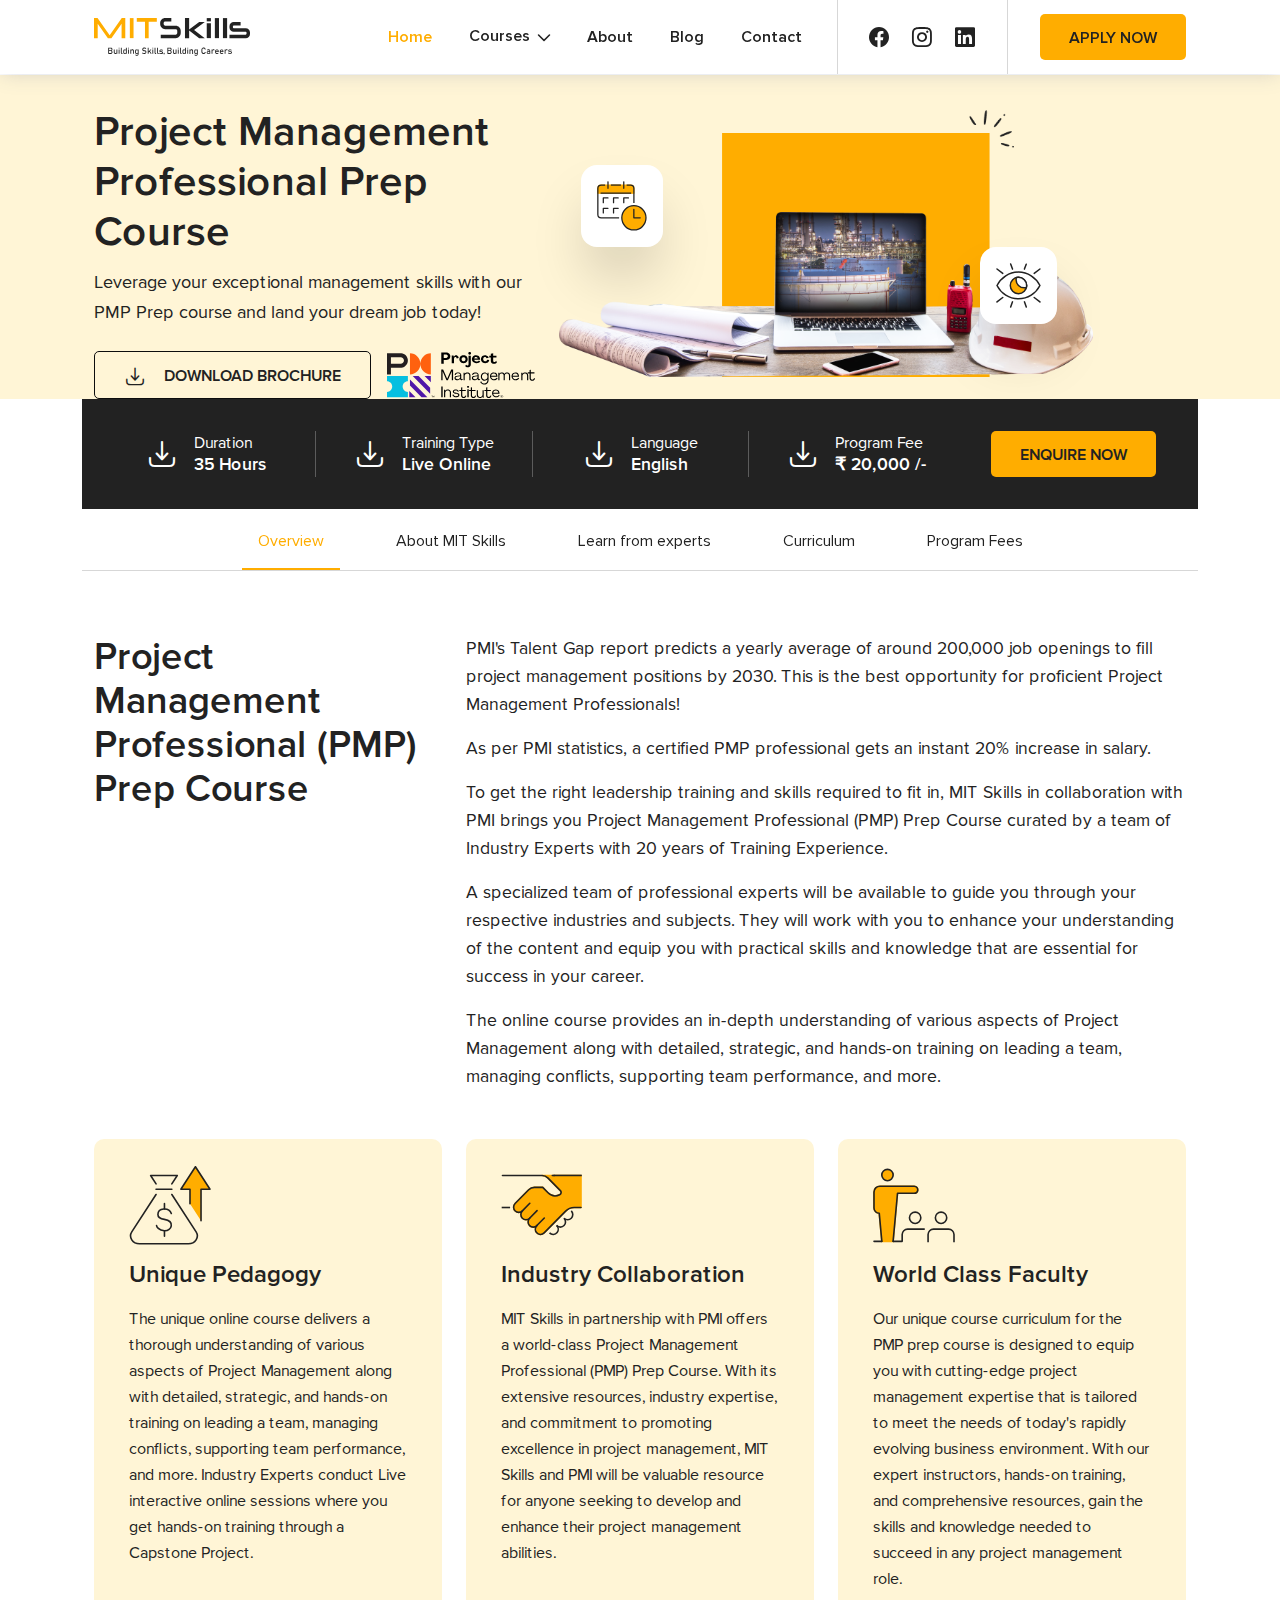
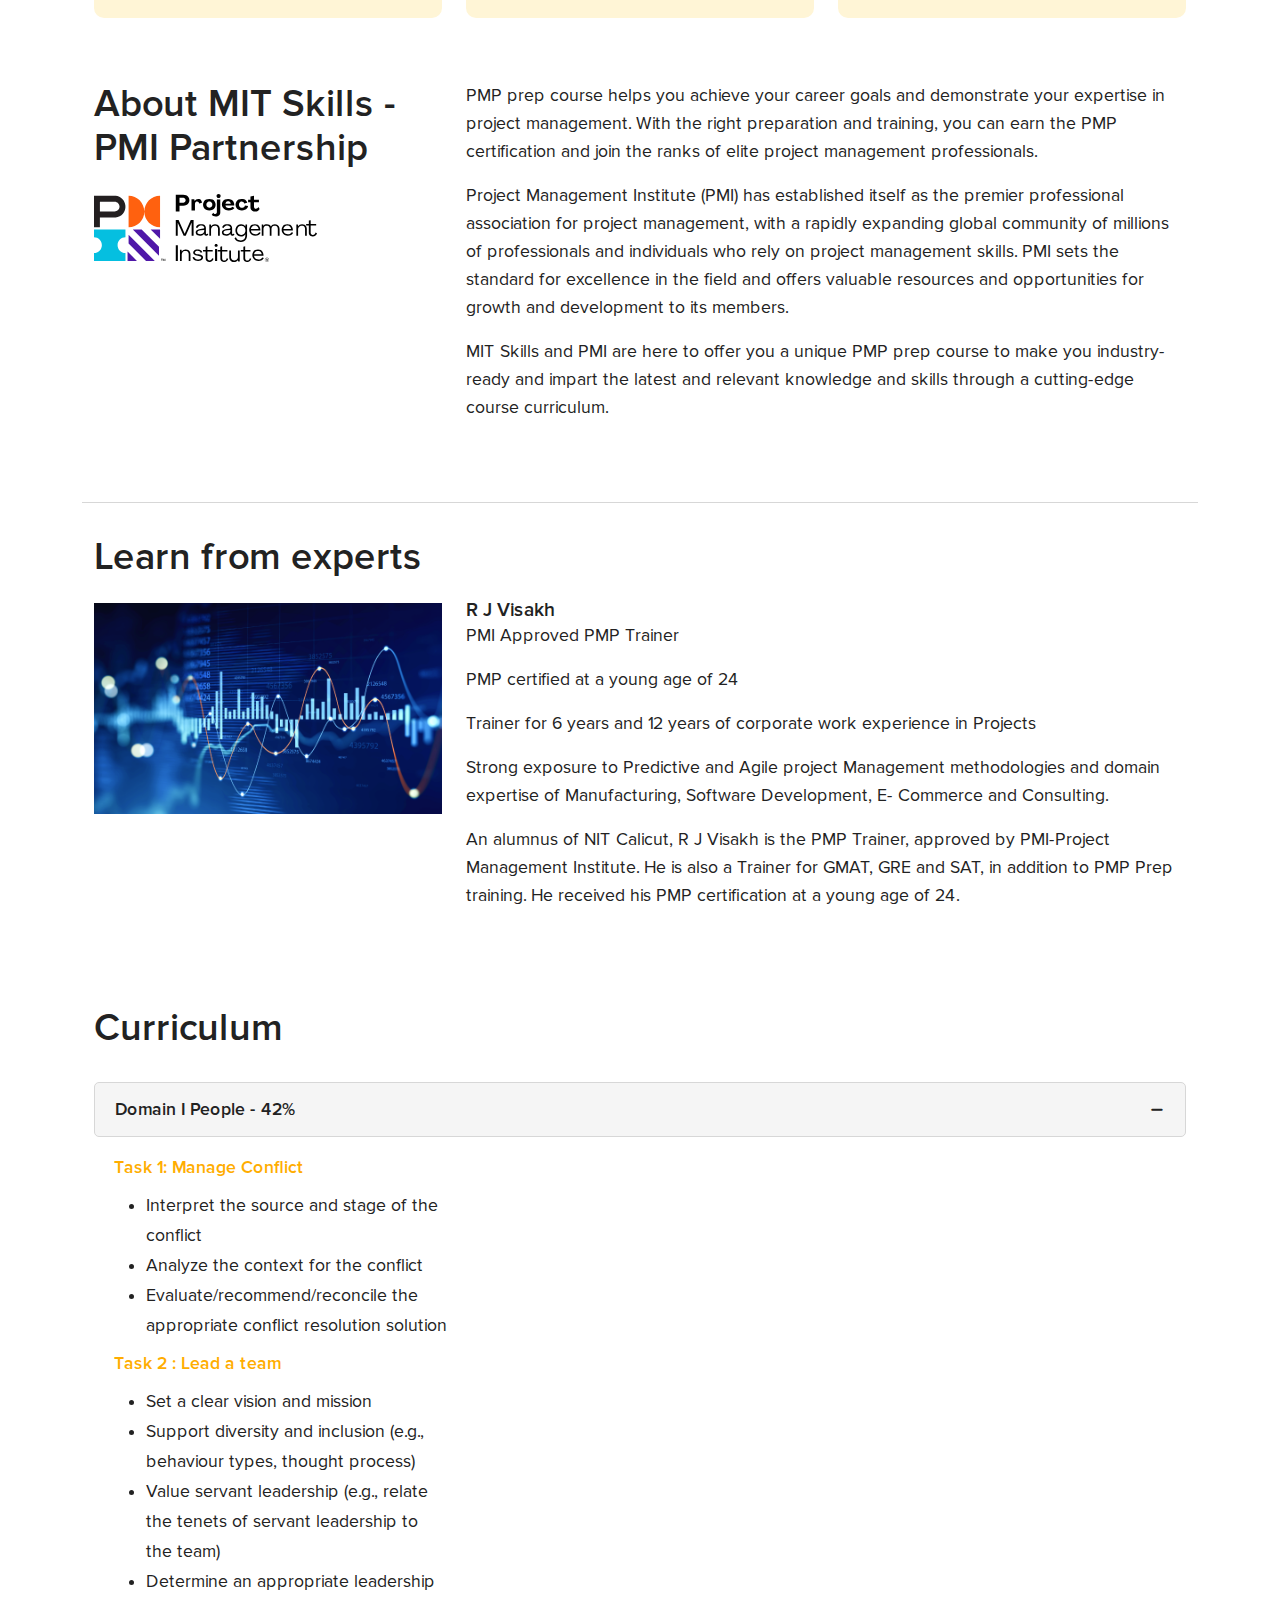
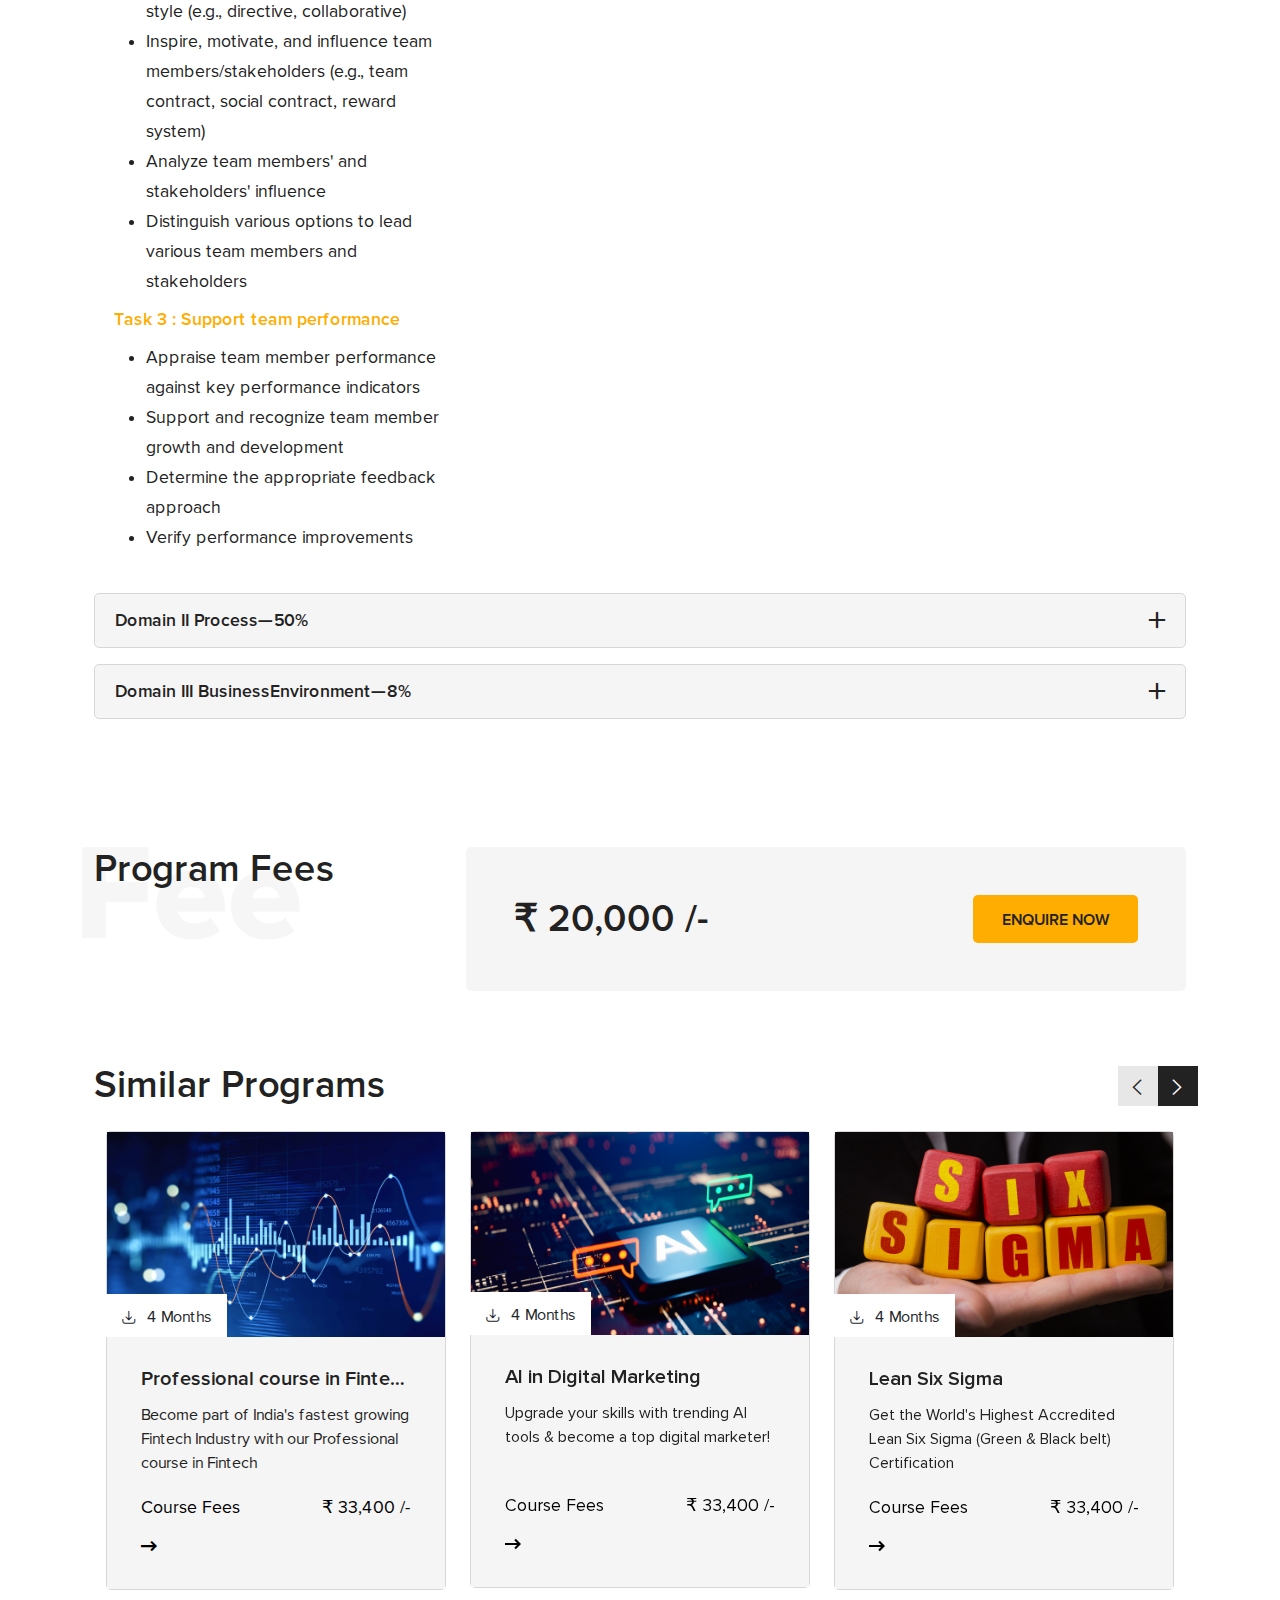
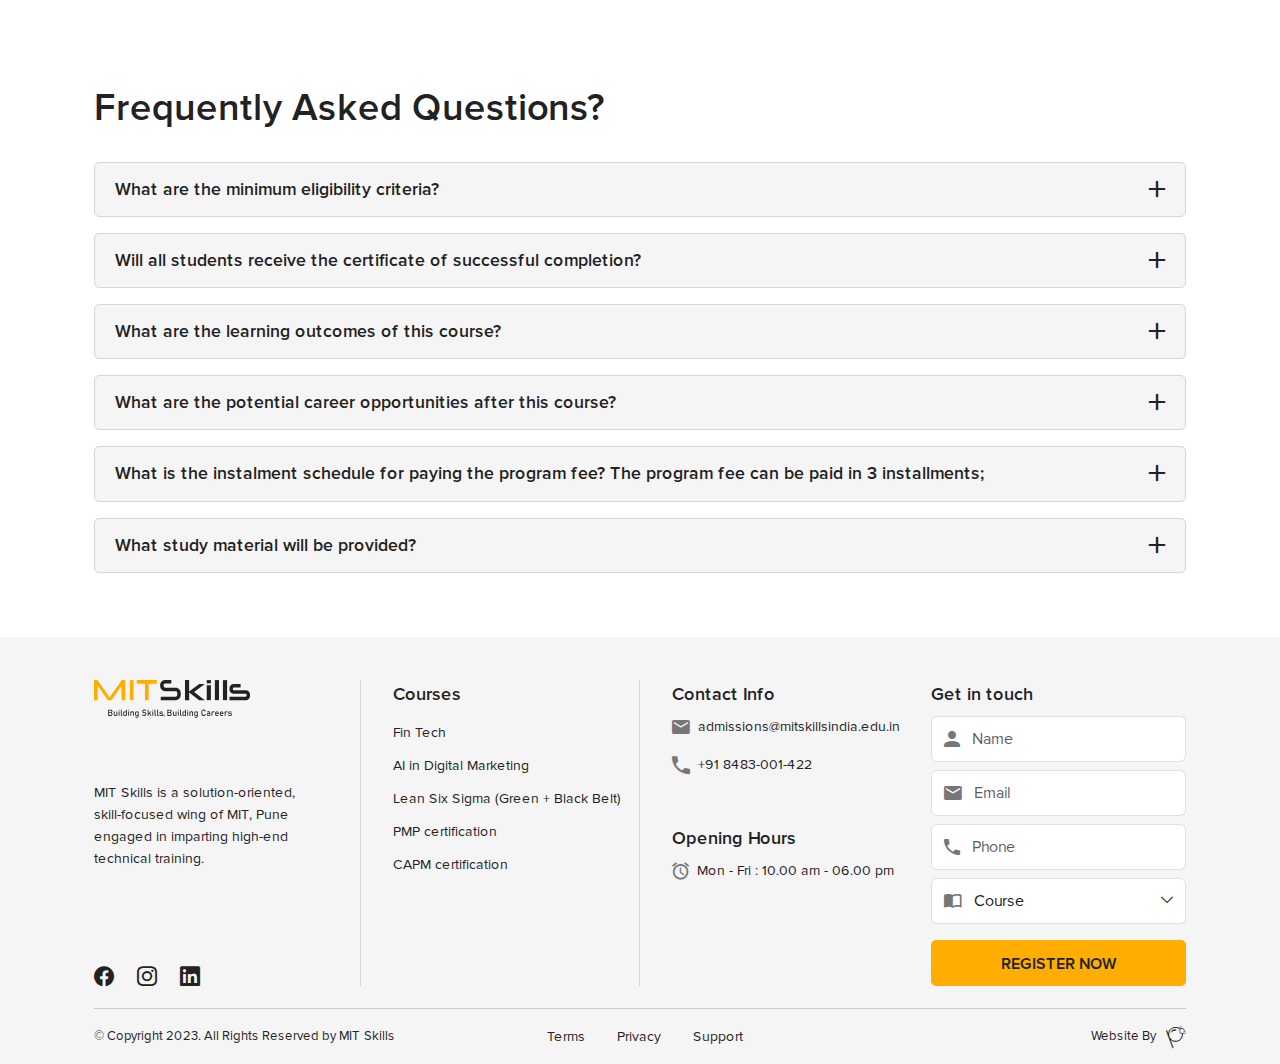
<file: pmp1.html>
<!DOCTYPE html>
<html lang="en">
  <head>
    <meta charset="UTF-8" />
    <meta http-equiv="X-UA-Compatible" content="IE=edge" />
    <meta name="viewport" content="width=device-width, initial-scale=1.0" />
    <title>MITSkills</title>
    <link rel="icon" type="image/png" href="assets/images/favicon.ico" />
    <link rel="stylesheet" href="assets/css/bootstrap.min.css" />
    <link rel="stylesheet" href="assets/css/bootstrap-select.min.css" />
    <link rel="stylesheet" href="assets/css/slick.min.css" />
    <link rel="stylesheet" href="assets/css/fonts.css" type="text/css" />
    <link rel="stylesheet" href="assets/css/style.css" type="text/css" />
  </head>
  <body>
    <!-- Header Nav Start -->
    <nav class="navbar navbar-expand-lg fixed-top navigation">
      <div class="container">
        <a class="navbar-brand" href="index.html"><img src="assets/images/mitskills-logo.svg" width="auto" height="auto" alt="Logo"></a>
        <button class="navbar-toggler" type="button" data-bs-toggle="collapse" data-bs-target="#navbarSupportedContent" aria-controls="navbarSupportedContent" aria-expanded="false" aria-label="Toggle navigation">
          <span class="navbar-toggler-icon"></span>
        </button>
        <div class="collapse navbar-collapse" id="navbarSupportedContent">
          <ul class="navbar-nav ms-auto">
            <li class="nav-item"><a class="nav-link active" aria-current="page" href="index.html">Home</a></li>
            <li class="nav-item dropdown">
              <a class="nav-link dropdown-toggle" href="#" role="button" data-bs-toggle="dropdown" aria-expanded="false">Courses</a>
              <ul class="dropdown-menu">
                <li><a class="dropdown-item" href="fintech.html">Fintech</a></li>
                <li><a class="dropdown-item" href="digital-marketing.html">AI in Digital Marketing</a></li>
                <li><a class="dropdown-item" href="six-sigma.html">Six Sigma</a></li>
                <li><a class="dropdown-item" href="pmp1.html">PMP certification</a></li>
                <li><a class="dropdown-item" href="pmp2.html">CAPM certification</a></li>
                <li><a class="dropdown-item" href="privacy-policy.html">Privacy Policy</a></li>
                <li><a class="dropdown-item" href="terms-use.html">Terms of Use</a></li>
              </ul>
            </li>
            <li class="nav-item"><a class="nav-link" href="#">About</a></li>
            <li class="nav-item"><a class="nav-link" href="#">Blog</a></li> 
            <li class="nav-item"><a class="nav-link" href="#">Contact</a></li>
          </ul>
          <ul class="socials">
            <a class="socials-links" href="#"><i class="mtsk-facebook"></i></a>
            <a class="socials-links" href="#"><i class="mtsk-instagram"></i></a>
            <a class="socials-links" href="#"><i class="mtsk-linkedIn"></i></a>
          </ul>
          <button type="button" class="btn btn-primary mit-button btn-ripple">Apply Now</button>
        </div>
      </div>
    </nav>
    <!-- Header Nav End --->
    <main class="main-body">
      <section class="banner inner-banner">
        <div class="container">
          <div class="row">
            <div class="col-md-12 col-lg-5 main-banner">
              <h2>Project Management <br> Professional Prep Course</h2>
              <p>Leverage your exceptional management skills with our PMP Prep course and land your dream job today!</p>
              <div class="page-btn mb-0">
                <button type="button" class="btn btn-primary mit-button cus-btn inner-cus ms-0"><span class="mtsk-download"></span> &nbsp; Download BROCHURE</button>
                <a href="#" class="imc-img ms-3"><img src="assets/images/pmi.svg" class="w-100 " width="auto" height="auto" alt="Human Cloud"></a>
              </div>
            </div>
            <div class="col-md-12 col-lg-6">
              <div class="css-details">
                <div class="stc-det student-sec inner-sec">
                  <img src="assets/images/cal1.svg" alt="">
                </div>
                <img src="assets/images/pmp.png" class="banner-img pmp-img" alt="Banner 1">
                <div class="stc-det course-sec inner-sec">
                  <img src="assets/images/eye.svg" alt="">
                </div>
              </div>
            </div>
          </div>
        </div>
      </section>
      <section>
        <div class="container">
          <div class="row">
            <div class="col-md-12 col-lg-12 enquiry-bar">
              <ul class="program-details">
                <li>
                  <span class="mtsk-download"></span>
                  <div class="program-feature">
                    <p>Duration</p>
                    <span>35 Hours</span>
                  </div>
                </li>
                <li>
                  <span class="mtsk-download"></span>
                  <div class="program-feature">
                    <p>Training Type</p>
                    <span>Live Online</span>
                  </div>
                </li>
                <li>
                  <span class="mtsk-download"></span>
                  <div class="program-feature">
                    <p>Language</p>
                    <span>English</span>
                  </div>
                </li>
                <li>
                  <span class="mtsk-download"></span>
                  <div class="program-feature">
                    <p>Program Fee </p>
                    <span>₹ 20,000 /-</span>
                  </div>
                </li>
                <li><button type="button" class="btn btn-primary mit-button enquire-btn" data-bs-toggle="modal" data-bs-target="#enquiryModal">Enquire Now</button></li>
              </ul>
            </div>
          </div>
        </div>
      </section>
      <section class="app-featurelist">
        <div class="container">
          <div class="row">
            <ul class="app-features">
              <li><a class="active" href="#overview">Overview</a></li>
              <li><a href="#aboutMIT">About MIT Skills</a></li>
              <li><a href="#learnExpert">Learn from experts</a></li>
              <li><a href="#curriculam">Curriculum</a></li>
              <li><a href="#progressFee">Program Fees</a></li>
            </ul>
          </div>
        </div>
      </section>
      <section id="overview" class="enroll-certification">
          <div class="container">
            <div class="row">
              <div class="col-md-12 col-lg-4 fintech-certi">
                <h2>Project <br> Management <br> Professional (PMP) <br> Prep Course</h2>
              </div>
              <div class="col-md-12 col-lg-8 fin-feature">
                <p>PMI's Talent Gap report predicts a yearly average of around 200,000 job openings to fill project management positions by 2030. This is the best opportunity for proficient Project Management Professionals!</p>
                <p>As per PMI statistics, a certified PMP professional gets an instant 20% increase in salary.</p>
                <p>To get the right leadership training and skills required to fit in, MIT Skills in collaboration with PMI brings you Project Management Professional (PMP) Prep Course curated by a team of Industry Experts with 20 years of Training Experience.</p>
                <p>A specialized team of professional experts will be available to guide you through your respective industries and subjects. They will work with you to enhance your understanding of the content and equip you with practical skills and knowledge that are essential for success in your career.</p>
                <p>The online course provides an in-depth understanding of various aspects of Project Management along with detailed, strategic, and hands-on training on leading a team, managing conflicts, supporting team performance, and more.</p>
              </div>
            </div>
            <div class="row">
              <div class="col-md-12 col-lg-4 pede-card">
                <div class="card over-card">
                  <img src="assets/images/pedagogy.svg" class="img-fluid " alt="...">
                  <div class="card-body">
                    <h5 class="card-title">Unique Pedagogy</h5>
                    <p class="card-text">The unique online course delivers a thorough understanding of various aspects of Project Management along with detailed, strategic, and hands-on training on leading a team, managing conflicts, supporting team performance, and more. Industry Experts conduct Live interactive online sessions where you get hands-on training through a Capstone Project.</p>
                  </div>
                </div>
              </div>
              <div class="col-md-12 col-lg-4 pede-card">
                <div class="card over-card">
                  <img src="assets/images/collaberation.svg" class="img-fluid " alt="...">
                  <div class="card-body">
                    <h5 class="card-title">Industry Collaboration</h5>
                    <p class="card-text">MIT Skills in partnership with PMI offers a world-class Project Management Professional (PMP) Prep Course. With its extensive resources, industry expertise, and commitment to promoting excellence in project management, MIT Skills and PMI will be valuable resource for anyone seeking to develop and enhance their project management abilities.</p>
                  </div>
                </div>
              </div>
              <div class="col-md-12 col-lg-4 pede-card">
                <div class="card over-card">
                  <img src="assets/images/faculty.svg" class="img-fluid " alt="...">
                  <div class="card-body">
                    <h5 class="card-title">World Class Faculty</h5>
                    <p class="card-text">Our unique course curriculum for the PMP prep course is designed to equip you with cutting-edge project management expertise that is tailored to meet the needs of today's rapidly evolving business environment. With our expert instructors, hands-on training, and comprehensive resources, gain the skills and knowledge needed to succeed in any project management role.</p>
                  </div>
                </div>
              </div>
            </div>
          </div>
      </section>
      <section id="aboutMIT" class="enroll-certification">
        <div class="container">
          <div class="row">
            <div class="col-md-12 col-lg-4 fintech-certi aboutMit-skills">
              <h2>About MIT Skills - <br> PMI Partnership</h2>
              <img src="assets/images/pmi.svg" alt="">
            </div>
            <div class="col-md-12 col-lg-8 fin-feature">
              <p>PMP prep course helps you achieve your career goals and demonstrate your expertise in project management. With the right preparation and training, you can earn the PMP certification and join the ranks of elite project management professionals.</p>
              <p>Project Management Institute (PMI) has established itself as the premier professional association for project management, with a rapidly expanding global community of millions of professionals and individuals who rely on project management skills. PMI sets the standard for excellence in the field and offers valuable resources and opportunities for growth and development to its members.</p>
              <p>MIT Skills and PMI are here to offer you a unique PMP prep course to make you industry-ready and impart the latest and relevant knowledge and skills through a cutting-edge course curriculum.</p>
            </div>
          </div>
        </div>
      </section>
      <section id="learnExpert" class="enroll-certification learn-sec">
        <div class="container">
          <div class="row learn-det">
            <div class="col-md-12 col-lg-4 fintech-certi">
              <h2>Learn from experts</h2>
              <img src="assets/images/fintech.png" class="img-fluid " alt="">
            </div>
            <div class="col-md-12 col-lg-8 fin-feature learn-expert">
              <h3>R J Visakh</h3>
              <p>PMI Approved PMP Trainer</p>
              <p>PMP certified at a young age of 24</p>
              <p>Trainer for 6 years and 12 years of corporate work experience in Projects</p>
              <p>Strong exposure to Predictive and Agile project Management methodologies and domain expertise of Manufacturing, Software Development, E- Commerce and Consulting.</p>
              <p>An alumnus of NIT Calicut, R J Visakh is the PMP Trainer, approved by PMI-Project Management Institute. He is also a Trainer for GMAT, GRE and SAT, in addition to PMP Prep training. He received his PMP certification at a young age of 24.</p>
            </div>
          </div>
        </div>
      </section>
      <section id="curriculam" class="enroll-certification">
        <div class="container">
          <div class="row">
            <div class="cur-accordiaon">
              <h3>Curriculum</h3>
              <div class="accordion curriculum-accordion" id="curriculum">
                <div class="accordion-item">
                  <h2 class="accordion-header">
                    <button class="accordion-button" type="button" data-bs-toggle="collapse" data-bs-target="#module1" aria-expanded="true" aria-controls="module1">
                      Domain I People - 42%
                    </button>
                  </h2>
                  <div id="module1" class="accordion-collapse collapse show" data-bs-parent="#curriculum">
                    <div class="accordion-body">
                      <div class="row">
                        <div class="col-md-12 col-lg-4">
                          <div class="fintech-module">
                            <h2> Task 1: Manage Conflict</h2>
                            <ul>
                              <li>Interpret the source and stage of the conflict</li>
                              <li>Analyze the context for the conflict</li>
                              <li>Evaluate/recommend/reconcile the appropriate conflict resolution solution</li>
                            </ul>
                            <h2>Task 2 : Lead a team</h2>
                            <ul>
                              <li>Set a clear vision and mission</li>
                              <li>Support diversity and inclusion (e.g., behaviour types, thought process)</li>
                              <li>Value servant leadership (e.g., relate the tenets of servant leadership to the team)</li>
                              <li>Determine an appropriate leadership style (e.g., directive, collaborative)</li>
                              <li>Inspire, motivate, and influence team members/stakeholders (e.g., team contract, social contract, reward system)</li>
                              <li>Analyze team members' and stakeholders' influence</li>
                              <li>Distinguish various options to lead various team members and stakeholders</li>
                            </ul>
                            <h2>Task 3 : Support team performance</h2>
                            <ul>
                              <li>Appraise team member performance against key performance indicators</li>
                              <li>Support and recognize team member growth and development</li>
                              <li>Determine the appropriate feedback approach</li>
                              <li>Verify performance improvements</li>
                            </ul>
                          </div>
                        </div>
                      </div>
                    </div>
                  </div>
                </div>
                <div class="accordion-item">
                  <h2 class="accordion-header">
                    <button class="accordion-button collapsed" type="button" data-bs-toggle="collapse" data-bs-target="#module2" aria-expanded="false" aria-controls="module2">
                      Domain II Process—50%
                    </button>
                  </h2>
                  <div id="module2" class="accordion-collapse collapse" data-bs-parent="#curriculum">
                    <div class="accordion-body">
                      <div class="row">
                        <div class="col-md-12 col-lg-4">
                          <div class="fintech-module">
                            <h2> Task 1: Manage Conflict</h2>
                            <ul>
                              <li>Interpret the source and stage of the conflict</li>
                              <li>Analyze the context for the conflict</li>
                              <li>Evaluate/recommend/reconcile the appropriate conflict resolution solution</li>
                            </ul>
                            <h2>Task 2 : Lead a team</h2>
                            <ul>
                              <li>Set a clear vision and mission</li>
                              <li>Support diversity and inclusion (e.g., behaviour types, thought process)</li>
                              <li>Value servant leadership (e.g., relate the tenets of servant leadership to the team)</li>
                              <li>Determine an appropriate leadership style (e.g., directive, collaborative)</li>
                              <li>Inspire, motivate, and influence team members/stakeholders (e.g., team contract, social contract, reward system)</li>
                              <li>Analyze team members' and stakeholders' influence</li>
                              <li>Distinguish various options to lead various team members and stakeholders</li>
                            </ul>
                            <h2>Task 3 : Support team performance</h2>
                            <ul>
                              <li>Appraise team member performance against key performance indicators</li>
                              <li>Support and recognize team member growth and development</li>
                              <li>Determine the appropriate feedback approach</li>
                              <li>Verify performance improvements</li>
                            </ul>
                          </div>
                        </div>
                      </div>
                    </div>
                  </div>
                </div>
                <div class="accordion-item">
                  <h2 class="accordion-header">
                    <button class="accordion-button collapsed" type="button" data-bs-toggle="collapse" data-bs-target="#module3" aria-expanded="false" aria-controls="module3">
                      Domain III BusinessEnvironment—8%
                    </button>
                  </h2>
                  <div id="module3" class="accordion-collapse collapse" data-bs-parent="#curriculum">
                    <div class="accordion-body">
                      <div class="row">
                        <div class="col-md-12 col-lg-4">
                          <div class="fintech-module">
                            <h2> Task 1: Manage Conflict</h2>
                            <ul>
                              <li>Interpret the source and stage of the conflict</li>
                              <li>Analyze the context for the conflict</li>
                              <li>Evaluate/recommend/reconcile the appropriate conflict resolution solution</li>
                            </ul>
                            <h2>Task 2 : Lead a team</h2>
                            <ul>
                              <li>Set a clear vision and mission</li>
                              <li>Support diversity and inclusion (e.g., behaviour types, thought process)</li>
                              <li>Value servant leadership (e.g., relate the tenets of servant leadership to the team)</li>
                              <li>Determine an appropriate leadership style (e.g., directive, collaborative)</li>
                              <li>Inspire, motivate, and influence team members/stakeholders (e.g., team contract, social contract, reward system)</li>
                              <li>Analyze team members' and stakeholders' influence</li>
                              <li>Distinguish various options to lead various team members and stakeholders</li>
                            </ul>
                            <h2>Task 3 : Support team performance</h2>
                            <ul>
                              <li>Appraise team member performance against key performance indicators</li>
                              <li>Support and recognize team member growth and development</li>
                              <li>Determine the appropriate feedback approach</li>
                              <li>Verify performance improvements</li>
                            </ul>
                          </div>
                        </div>
                      </div>
                    </div>
                  </div>
                </div>
              </div>
            </div>
          </div>
        </div>
      </section>
      <section id="progressFee" class="enroll-certification">
        <div class="container">
          <div class="row">
            <div class="col-md-12 col-lg-4 fintech-certi fee-section">
              <h2>Program Fees</h2>
            </div>
            <div class="col-md-12 col-lg-8 fin-feature">
              <div class="single-fee">
                <h3>₹ 20,000 /-</h3>
                <button type="button" class="btn btn-primary mit-button" data-bs-toggle="modal" data-bs-target="#enquiryModal">Enquire Now</button>
              </div>
            </div>
          </div>
        </div>
      </section>
      <section>
        <div class="container">
         <div class="cer-slider">
           <h2>Similar Programs</h2>
         </div>
         <div class="row">
           <div class="certification-carousel">
             <div class="item">
               <div class="card cus-card">
                 <img src="assets/images/fintech.png" alt="Certification">
                 <div class="card-body">
                   <div class="cer-duration">
                     <span class="mtsk-download"></span>
                     <p>4 Months</p>
                   </div>
                   <h5 class="card-title">Professional course in Finteche</h5>
                   <p class="card-text">Become part of India's fastest growing Fintech Industry with our Professional course in Fintech</p>
                   <div class="course-fee">
                     <p>Course Fees</p>
                     <p>&#8377; 33,400 /-</p>
                   </div>
                   <button type="button" class="mtsk-arrow card-button"></button>
                 </div>
               </div>
             </div>
             <div class="item">
               <div class="card cus-card">
                 <img src="assets/images/digitalMarketing.png" alt="Certification">
                 <div class="card-body">
                   <div class="cer-duration">
                     <span class="mtsk-download"></span>
                     <p>4 Months</p>
                   </div>
                   <h5 class="card-title">AI in Digital Marketing</h5>
                   <p class="card-text">Upgrade your skills with trending AI tools & become a top digital marketer!</p>
                   <div class="course-fee">
                     <p>Course Fees</p>
                     <p>&#8377; 33,400 /-</p>
                   </div>
                   <button type="button" class="mtsk-arrow card-button"></button>
                 </div>
               </div>
             </div>
             <div class="item">
               <div class="card cus-card">
                 <img src="assets/images/sixSigma.png" alt="Certification">
                 <div class="card-body">
                   <div class="cer-duration">
                     <span class="mtsk-download"></span>
                     <p>4 Months</p>
                   </div>
                   <h5 class="card-title">Lean Six Sigma</h5>
                   <p class="card-text">Get the World's Highest Accredited Lean Six Sigma (Green & Black belt) Certification</p>
                   <div class="course-fee">
                     <p>Course Fees</p>
                     <p>&#8377; 33,400 /-</p>
                   </div>
                   <button type="button" class="mtsk-arrow card-button"></button>
                 </div>
               </div>
             </div>
             <div class="item">
               <div class="card cus-card">
                 <img src="assets/images/fintech.png" alt="Certification">
                 <div class="card-body">
                   <div class="cer-duration">
                     <span class="mtsk-download"></span>
                     <p>4 Months</p>
                   </div>
                   <h5 class="card-title">Professional course in Finteche</h5>
                   <p class="card-text">Become part of India's fastest growing Fintech Industry with our Professional course in Fintech</p>
                   <div class="course-fee">
                     <p>Course Fees</p>
                     <p>&#8377; 33,400 /-</p>
                   </div>
                   <button type="button" class="mtsk-arrow card-button"></button>
                 </div>
               </div>
             </div>
             <div class="item">
               <div class="card cus-card">
                 <img src="assets/images/digitalMarketing.png" alt="Certification">
                 <div class="card-body">
                   <div class="cer-duration">
                     <span class="mtsk-download"></span>
                     <p>4 Months</p>
                   </div>
                   <h5 class="card-title">AI in Digital Marketing</h5>
                   <p class="card-text">Upgrade your skills with trending AI tools & become a top digital marketer!</p>
                   <div class="course-fee">
                     <p>Course Fees</p>
                     <p>&#8377; 33,400 /-</p>
                   </div>
                   <button type="button" class="mtsk-arrow card-button"></button>
                 </div>
               </div>
             </div>
             <div class="item">
               <div class="card cus-card">
                 <img src="assets/images/sixSigma.png" alt="Certification">
                 <div class="card-body">
                   <div class="cer-duration">
                     <span class="mtsk-download"></span>
                     <p>4 Months</p>
                   </div>
                   <h5 class="card-title">Lean Six Sigma</h5>
                   <p class="card-text">Get the World’s Highest Accredited Lean Six Sigma (Green & Black belt) Certification</p>
                   <div class="course-fee">
                     <p>Course Fees</p>
                     <p>&#8377; 33,400 /-</p>
                   </div>
                   <button type="button" class="mtsk-arrow card-button"></button>
                 </div>
               </div>
             </div>
           </div>
         </div>
        </div>
       </section>
      <section class="enroll-certification">
        <div class="container">
          <div class="row">
            <div class="cur-accordiaon">
              <h3>Frequently Asked Questions?</h3>
              <div class="accordion curriculum-accordion" id="freQuestions">
                <div class="accordion-item">
                  <h2 class="accordion-header">
                    <button class="accordion-button collapsed" type="button" data-bs-toggle="collapse" data-bs-target="#questions1" aria-expanded="false" aria-controls="questions1">
                      What are the minimum eligibility criteria?
                    </button>
                  </h2>
                  <div id="questions1" class="accordion-collapse collapse" data-bs-parent="#freQuestions">
                    <div class="accordion-body">
                      <div class="row">
                        <div class="col-md-12 col-lg-4">
                          <div class="fintech-module">
                            <h2> What Is FinTech?</h2>
                            <ul>
                              <li>Definition of FinTech</li>
                              <li>History of FinTech</li>
                              <li>inTech ecosystem</li>
                              <li>Future of FinTech</li>
                            </ul>
                            <h2>Drivers of FinTech</h2>
                            <ul>
                              <li>Technology advancements</li>
                              <li>Consumer demand</li>
                              <li>Regulatory environment</li>
                              <li>Cost efficiency</li>
                              <li>Disruption and competition</li>
                            </ul>
                          </div>
                        </div>
                        <div class="col-md-12 col-lg-4">
                          <div class="fintech-module">
                            <h2>How Is FinTech Transforming Finance?</h2>
                            <ul>
                              <li>Payments and transfers</li>
                              <li>Lending and borrowing</li>
                              <li>Investment management</li>
                              <li>Regulatory compliance</li>
                            </ul>
                            <h2>Emerging Sectors in FinTech</h2>
                            <ul>
                              <li>Open banking</li>
                              <li>Banking as Service</li>
                              <li>Embedded Finance</li>
                              <li>Payments</li>
                              <li>Decentralisation in Finance</li>
                            </ul>
                          </div>
                        </div>
                        <div class="col-md-12 col-lg-4">
                          <div class="fintech-module">
                            <h2>Global Statistics for FinTech</h2>
                            <ul>
                              <li>Market size and growth</li>
                              <li>Funding and investment</li>
                              <li>User adoption and engagement</li>
                            </ul>
                          </div>
                        </div>
                      </div>
                    </div>
                  </div>
                </div>
                <div class="accordion-item">
                  <h2 class="accordion-header">
                    <button class="accordion-button collapsed" type="button" data-bs-toggle="collapse" data-bs-target="#questions2" aria-expanded="false" aria-controls="questions2">
                      Will all students receive the certificate of successful completion?
                    </button>
                  </h2>
                  <div id="questions2" class="accordion-collapse collapse" data-bs-parent="#freQuestions">
                    <div class="accordion-body">
                      <div class="row">
                        <div class="col-md-12 col-lg-4">
                          <div class="fintech-module">
                            <h2> What Is FinTech?</h2>
                            <ul>
                              <li>Definition of FinTech</li>
                              <li>History of FinTech</li>
                              <li>inTech ecosystem</li>
                              <li>Future of FinTech</li>
                            </ul>
                            <h2>Drivers of FinTech</h2>
                            <ul>
                              <li>Technology advancements</li>
                              <li>Consumer demand</li>
                              <li>Regulatory environment</li>
                              <li>Cost efficiency</li>
                              <li>Disruption and competition</li>
                            </ul>
                          </div>
                        </div>
                        <div class="col-md-12 col-lg-4">
                          <div class="fintech-module">
                            <h2>How Is FinTech Transforming Finance?</h2>
                            <ul>
                              <li>Payments and transfers</li>
                              <li>Lending and borrowing</li>
                              <li>Investment management</li>
                              <li>Regulatory compliance</li>
                            </ul>
                            <h2>Emerging Sectors in FinTech</h2>
                            <ul>
                              <li>Open banking</li>
                              <li>Banking as Service</li>
                              <li>Embedded Finance</li>
                              <li>Payments</li>
                              <li>Decentralisation in Finance</li>
                            </ul>
                          </div>
                        </div>
                        <div class="col-md-12 col-lg-4">
                          <div class="fintech-module">
                            <h2>Global Statistics for FinTech</h2>
                            <ul>
                              <li>Market size and growth</li>
                              <li>Funding and investment</li>
                              <li>User adoption and engagement</li>
                            </ul>
                          </div>
                        </div>
                      </div>
                    </div>
                  </div>
                </div>
                <div class="accordion-item">
                  <h2 class="accordion-header">
                    <button class="accordion-button collapsed" type="button" data-bs-toggle="collapse" data-bs-target="#questions3" aria-expanded="false" aria-controls="questions3">
                      What are the learning outcomes of this course?
                    </button>
                  </h2>
                  <div id="questions3" class="accordion-collapse collapse" data-bs-parent="#freQuestions">
                    <div class="accordion-body">
                      <div class="row">
                        <div class="col-md-12 col-lg-4">
                          <div class="fintech-module">
                            <h2> What Is FinTech?</h2>
                            <ul>
                              <li>Definition of FinTech</li>
                              <li>History of FinTech</li>
                              <li>inTech ecosystem</li>
                              <li>Future of FinTech</li>
                            </ul>
                            <h2>Drivers of FinTech</h2>
                            <ul>
                              <li>Technology advancements</li>
                              <li>Consumer demand</li>
                              <li>Regulatory environment</li>
                              <li>Cost efficiency</li>
                              <li>Disruption and competition</li>
                            </ul>
                          </div>
                        </div>
                        <div class="col-md-12 col-lg-4">
                          <div class="fintech-module">
                            <h2>How Is FinTech Transforming Finance?</h2>
                            <ul>
                              <li>Payments and transfers</li>
                              <li>Lending and borrowing</li>
                              <li>Investment management</li>
                              <li>Regulatory compliance</li>
                            </ul>
                            <h2>Emerging Sectors in FinTech</h2>
                            <ul>
                              <li>Open banking</li>
                              <li>Banking as Service</li>
                              <li>Embedded Finance</li>
                              <li>Payments</li>
                              <li>Decentralisation in Finance</li>
                            </ul>
                          </div>
                        </div>
                        <div class="col-md-12 col-lg-4">
                          <div class="fintech-module">
                            <h2>Global Statistics for FinTech</h2>
                            <ul>
                              <li>Market size and growth</li>
                              <li>Funding and investment</li>
                              <li>User adoption and engagement</li>
                            </ul>
                          </div>
                        </div>
                      </div>
                    </div>
                  </div>
                </div>
                <div class="accordion-item">
                  <h2 class="accordion-header">
                    <button class="accordion-button collapsed" type="button" data-bs-toggle="collapse" data-bs-target="#questions4" aria-expanded="false" aria-controls="questions4">
                      What are the potential career opportunities after this course?
                    </button>
                  </h2>
                  <div id="questions4" class="accordion-collapse collapse" data-bs-parent="#freQuestions">
                    <div class="accordion-body">
                      <div class="row">
                        <div class="col-md-12 col-lg-4">
                          <div class="fintech-module">
                            <h2> What Is FinTech?</h2>
                            <ul>
                              <li>Definition of FinTech</li>
                              <li>History of FinTech</li>
                              <li>inTech ecosystem</li>
                              <li>Future of FinTech</li>
                            </ul>
                            <h2>Drivers of FinTech</h2>
                            <ul>
                              <li>Technology advancements</li>
                              <li>Consumer demand</li>
                              <li>Regulatory environment</li>
                              <li>Cost efficiency</li>
                              <li>Disruption and competition</li>
                            </ul>
                          </div>
                        </div>
                        <div class="col-md-12 col-lg-4">
                          <div class="fintech-module">
                            <h2>How Is FinTech Transforming Finance?</h2>
                            <ul>
                              <li>Payments and transfers</li>
                              <li>Lending and borrowing</li>
                              <li>Investment management</li>
                              <li>Regulatory compliance</li>
                            </ul>
                            <h2>Emerging Sectors in FinTech</h2>
                            <ul>
                              <li>Open banking</li>
                              <li>Banking as Service</li>
                              <li>Embedded Finance</li>
                              <li>Payments</li>
                              <li>Decentralisation in Finance</li>
                            </ul>
                          </div>
                        </div>
                        <div class="col-md-12 col-lg-4">
                          <div class="fintech-module">
                            <h2>Global Statistics for FinTech</h2>
                            <ul>
                              <li>Market size and growth</li>
                              <li>Funding and investment</li>
                              <li>User adoption and engagement</li>
                            </ul>
                          </div>
                        </div>
                      </div>
                    </div>
                  </div>
                </div>
                <div class="accordion-item">
                  <h2 class="accordion-header">
                    <button class="accordion-button collapsed" type="button" data-bs-toggle="collapse" data-bs-target="#questions5" aria-expanded="false" aria-controls="questions5">
                      What is the instalment schedule for paying the program fee? The program fee can be paid in 3 installments;
                    </button>
                  </h2>
                  <div id="questions5" class="accordion-collapse collapse" data-bs-parent="#freQuestions">
                    <div class="accordion-body">
                      <div class="row">
                        <div class="col-md-12 col-lg-4">
                          <div class="fintech-module">
                            <h2> What Is FinTech?</h2>
                            <ul>
                              <li>Definition of FinTech</li>
                              <li>History of FinTech</li>
                              <li>inTech ecosystem</li>
                              <li>Future of FinTech</li>
                            </ul>
                            <h2>Drivers of FinTech</h2>
                            <ul>
                              <li>Technology advancements</li>
                              <li>Consumer demand</li>
                              <li>Regulatory environment</li>
                              <li>Cost efficiency</li>
                              <li>Disruption and competition</li>
                            </ul>
                          </div>
                        </div>
                        <div class="col-md-12 col-lg-4">
                          <div class="fintech-module">
                            <h2>How Is FinTech Transforming Finance?</h2>
                            <ul>
                              <li>Payments and transfers</li>
                              <li>Lending and borrowing</li>
                              <li>Investment management</li>
                              <li>Regulatory compliance</li>
                            </ul>
                            <h2>Emerging Sectors in FinTech</h2>
                            <ul>
                              <li>Open banking</li>
                              <li>Banking as Service</li>
                              <li>Embedded Finance</li>
                              <li>Payments</li>
                              <li>Decentralisation in Finance</li>
                            </ul>
                          </div>
                        </div>
                        <div class="col-md-12 col-lg-4">
                          <div class="fintech-module">
                            <h2>Global Statistics for FinTech</h2>
                            <ul>
                              <li>Market size and growth</li>
                              <li>Funding and investment</li>
                              <li>User adoption and engagement</li>
                            </ul>
                          </div>
                        </div>
                      </div>
                    </div>
                  </div>
                </div>
                <div class="accordion-item">
                  <h2 class="accordion-header">
                    <button class="accordion-button collapsed" type="button" data-bs-toggle="collapse" data-bs-target="#questions6" aria-expanded="false" aria-controls="questions6">
                      What study material will be provided?
                    </button>
                  </h2>
                  <div id="questions6" class="accordion-collapse collapse" data-bs-parent="#freQuestions">
                    <div class="accordion-body">
                      <div class="row">
                        <div class="col-md-12 col-lg-4">
                          <div class="fintech-module">
                            <h2> What Is FinTech?</h2>
                            <ul>
                              <li>Definition of FinTech</li>
                              <li>History of FinTech</li>
                              <li>inTech ecosystem</li>
                              <li>Future of FinTech</li>
                            </ul>
                            <h2>Drivers of FinTech</h2>
                            <ul>
                              <li>Technology advancements</li>
                              <li>Consumer demand</li>
                              <li>Regulatory environment</li>
                              <li>Cost efficiency</li>
                              <li>Disruption and competition</li>
                            </ul>
                          </div>
                        </div>
                        <div class="col-md-12 col-lg-4">
                          <div class="fintech-module">
                            <h2>How Is FinTech Transforming Finance?</h2>
                            <ul>
                              <li>Payments and transfers</li>
                              <li>Lending and borrowing</li>
                              <li>Investment management</li>
                              <li>Regulatory compliance</li>
                            </ul>
                            <h2>Emerging Sectors in FinTech</h2>
                            <ul>
                              <li>Open banking</li>
                              <li>Banking as Service</li>
                              <li>Embedded Finance</li>
                              <li>Payments</li>
                              <li>Decentralisation in Finance</li>
                            </ul>
                          </div>
                        </div>
                        <div class="col-md-12 col-lg-4">
                          <div class="fintech-module">
                            <h2>Global Statistics for FinTech</h2>
                            <ul>
                              <li>Market size and growth</li>
                              <li>Funding and investment</li>
                              <li>User adoption and engagement</li>
                            </ul>
                          </div>
                        </div>
                      </div>
                    </div>
                  </div>
                </div>
              </div>
            </div>
          </div>
        </div>
      </section>
    </main>
    <!-- Footer Start -->
    <footer class="footer">
      <div class="container">
        <div class="row res-row">
          <div class="col-md-12 col-lg-3 fls">
            <div class="logo-img">
              <img src="assets/images/mitskills-logo.svg" width="auto" height="auto" class="img-fluid " alt="Footer Logo" />
            </div>
            <p>MIT Skills is a solution-oriented, skill-focused wing of MIT, Pune engaged in imparting high-end technical training.</p>
            <ul class="socials social-footer">
              <a class="socials-links" href="#"><i class="mtsk-facebook"></i></a>
              <a class="socials-links" href="#"><i class="mtsk-instagram"></i></a>
              <a class="socials-links" href="#"><i class="mtsk-linkedIn"></i></a>
            </ul>
          </div>
          <div class="col-md-12 col-lg-3 courses-list">
            <h2>Courses</h2>
            <ul>
              <li><a href="#">Fin Tech</a></li>
              <li><a href="#">AI in Digital Marketing</a></li>
              <li><a href="#">Lean Six Sigma (Green + Black Belt)</a></li>
              <li><a href="#">PMP certification</a></li>
              <li><a href="#">CAPM certification</a></li>
            </ul>
          </div>
          <div class="col-md-12 col-lg-3 contact-info">
            <div class="cc-list">
              <h2>Contact Info</h2>
              <div class="cc-details mail-details">
                <span class="mtsk-mail"></span>
                <p>admissions@mitskillsindia.edu.in</p>
              </div>
              <div class="cc-details mt-3">
                <span class="mtsk-phone"></span>
                <p>+91 8483-001-422</p>
              </div>
            </div>
            <div class="cc-list time-list">
              <h2>Opening Hours</h2>
              <div class="cc-details">
                <span class="mtsk-time"></span>
                <p>Mon - Fri : 10.00 am - 06.00 pm</p>
              </div>
            </div>
          </div>
          <div class="col-md-12 col-lg-3 contact">
            <h2>Get in touch</h2>
            <form method="post">
              <div class="input-group mb-2 con-form">
                <span class="input-group-text"><i class="mtsk-user"></i></span>
                <input type="text" name="name" class="form-control" placeholder="Name" aria-label="Name" autocomplete="off">
              </div>
              <div class="input-group mb-2 con-form">
                <span class="input-group-text"><i class="mtsk-mail"></i></span>
                <input type="email" name="email" class="form-control" placeholder="Email" aria-label="Email" autocomplete="off">
              </div>
              <div class="input-group mb-2 con-form">
                <span class="input-group-text"><i class="mtsk-phone"></i></span>
                <input type="text" name="phone" class="form-control" placeholder="Phone" aria-label="Phone" autocomplete="off">
              </div>
              <div class="input-group mb-2 con-form">
                <span class="input-group-text"><i class="mtsk-cource"></i></span>
                <select name="select" class="form-control selectpicker" autocomplete="off">
                  <option value="" selected disabled>Course</option>
                  <option value="1">Fin Tech</option> 
                  <option value="2">AI in Digital Marketing</option>
                  <option value="3">Lean Six Sigma</option>
                  <option value="4">PMP certification</option>
                  <option value="5">CAPM certification</option>
                </select>
              </div>
              <button type="button" class="btn btn-primary mit-button mit-footer btn-ripple w-100 mt-2">Register Now</button>
            </form>
          </div>
        </div>
        <div class="bottom-footer">
          <p class="right-reserved">© Copyright 2023. All Rights Reserved by MIT Skills</p>
          <div class="terms-list">
            <ul>
              <li><a href="#">Terms</a></li>
              <li><a href="#">Privacy</a></li>
              <li><a href="#">Support</a></li>
            </ul>
            <p>Website By <i class="mtsk-pf"></i></p>
          </div>
        </div>
      </div>
    </footer>
    <div class="modal enquiry fade" id="enquiryModal" tabindex="-1" aria-labelledby="enquiryModalLabel" aria-hidden="true">
      <div class="modal-dialog modal-lg">
        <div class="modal-content">
          <div class="modal-header">
            <h1 class="modal-title fs-5" id="enquiryModalLabel">Enquire Now</h1>
            <button type="button" class="btn-close" data-bs-dismiss="modal" aria-label="Close"></button>
          </div>
          <div class="modal-body">
            <div class="row">
              <div class="col-md-12 col-lg-5 modal-img">
                <img src="assets/images/enquirey.png" class="img-fluid" alt="">
              </div>
              <div class="col-md-12 col-lg-7">
                <form method="post">
                  <div class="input-group mb-2 con-form">
                    <span class="input-group-text"><i class="mtsk-user"></i></span>
                    <input type="text" name="name" class="form-control" placeholder="Name" aria-label="Name" autocomplete="off">
                  </div>
                  <div class="input-group mb-2 con-form">
                    <span class="input-group-text"><i class="mtsk-mail"></i></span>
                    <input type="email" name="email" class="form-control" placeholder="Email" aria-label="Email" autocomplete="off">
                  </div>
                  <div class="input-group mb-2 con-form">
                    <span class="input-group-text"><i class="mtsk-phone"></i></span>
                    <input type="text" name="phone" class="form-control" placeholder="Phone" aria-label="Phone" autocomplete="off">
                  </div>
                  <div class="input-group mb-2 con-form">
                    <span class="input-group-text"><i class="mtsk-cource"></i></span>
                    <select name="select" class="form-control selectpicker" autocomplete="off">
                      <option value="" selected disabled>Course</option>
                      <option value="1">Fin Tech</option> 
                      <option value="2">AI in Digital Marketing</option>
                      <option value="3">Lean Six Sigma</option>
                      <option value="4">PMP certification</option>
                      <option value="5">CAPM certification</option>
                    </select>
                  </div>
                  <button type="button" class="btn btn-primary mit-button mit-footer btn-ripple w-100 mt-2">Register Now</button>
                </form>
              </div>
            </div>
            
          </div>
        </div>
      </div>
    </div>
    <script src="assets/js/jquery.min.js"></script>
    <script src="assets/js/bootstrap.bundle.min.js"></script>
    <script src="assets/js/bootstrap-select.min.js"></script>
    <script src="assets/js/slick.min.js"></script>
    <script src="assets/js/common.js"></script>
    <script>
      $( document ).ready(function() {
        $('.certification-carousel').slick({
          dots: false,
          infinite: false,
          speed: 300,
          slidesToShow: 3,
          slidesToScroll: 1,
          responsive: [
            {
              breakpoint: 1024,
              settings: {
                slidesToShow: 2,
                slidesToScroll: 1,
              }
            },
            {
              breakpoint: 768,
              settings: {
                slidesToShow: 1,
                slidesToScroll: 1
              }
            }
          ]
        });
      })
    </script>
  </body>
</html>
</file>
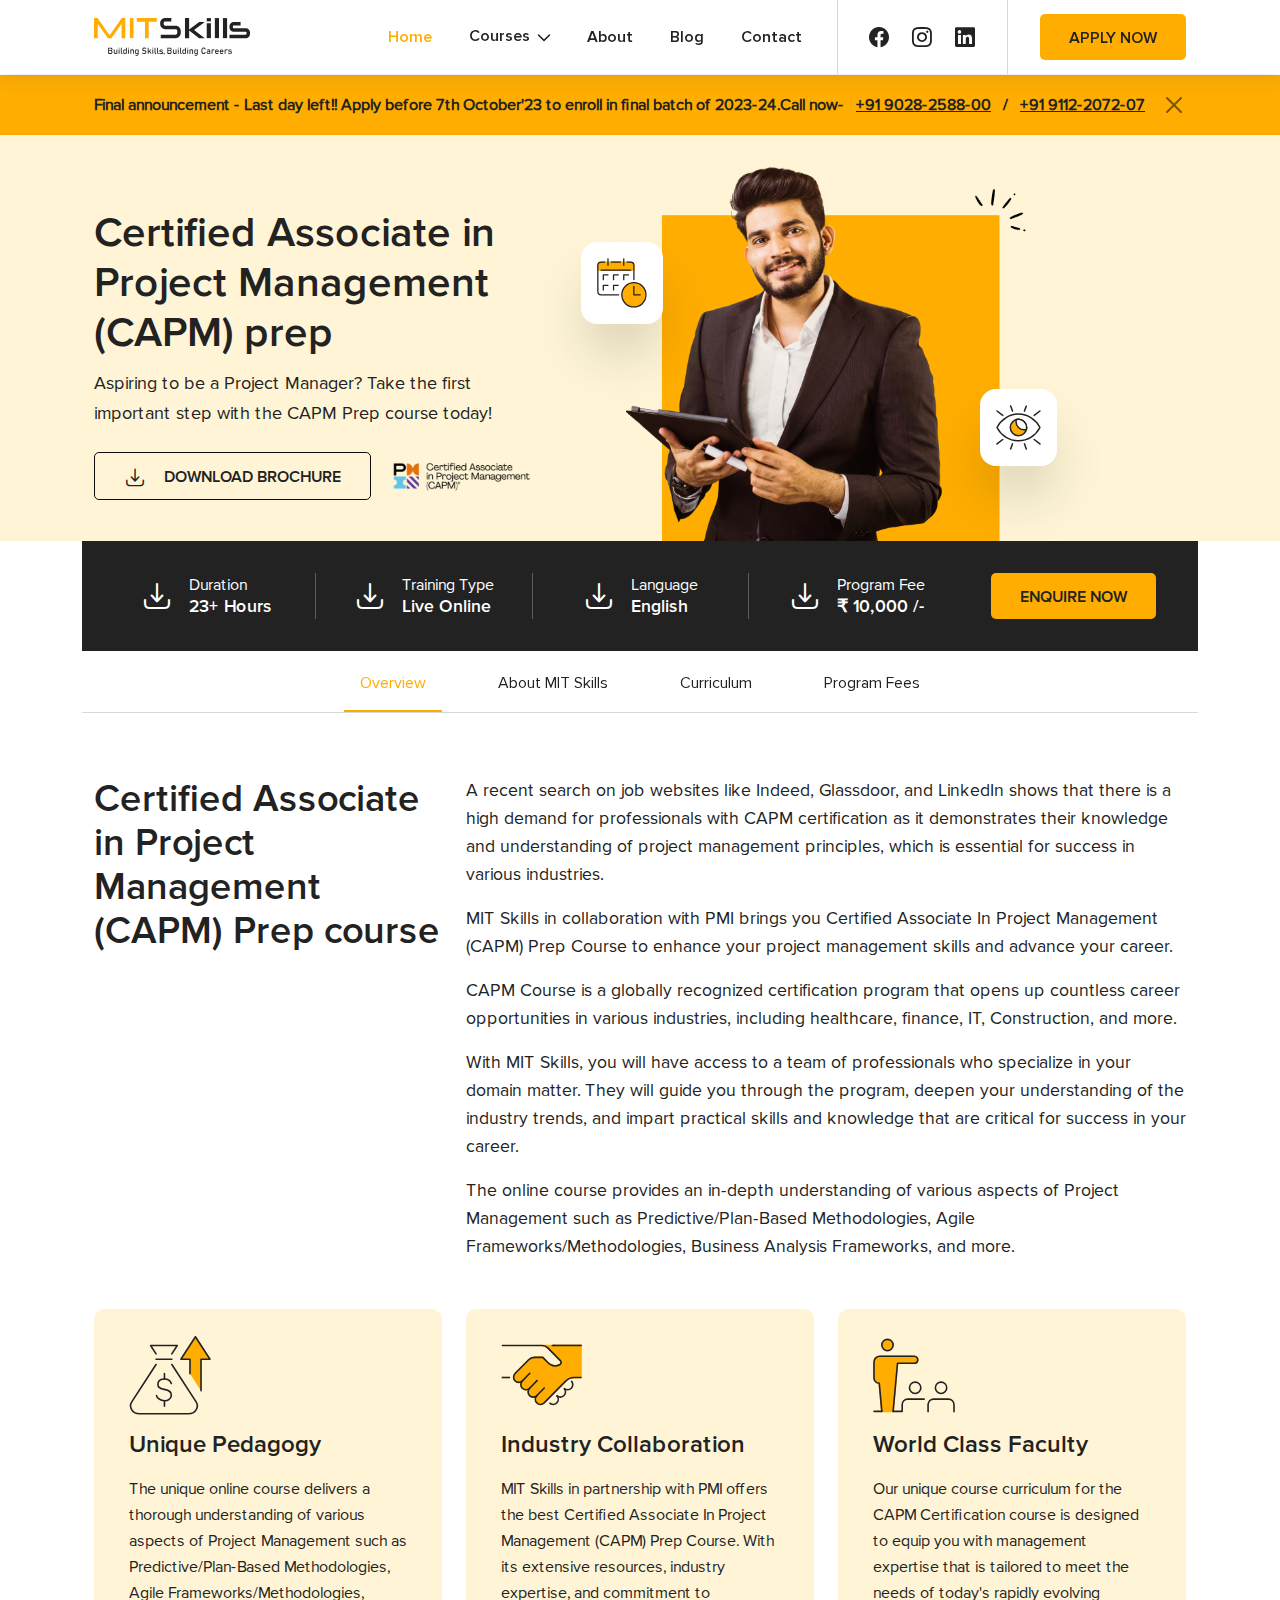
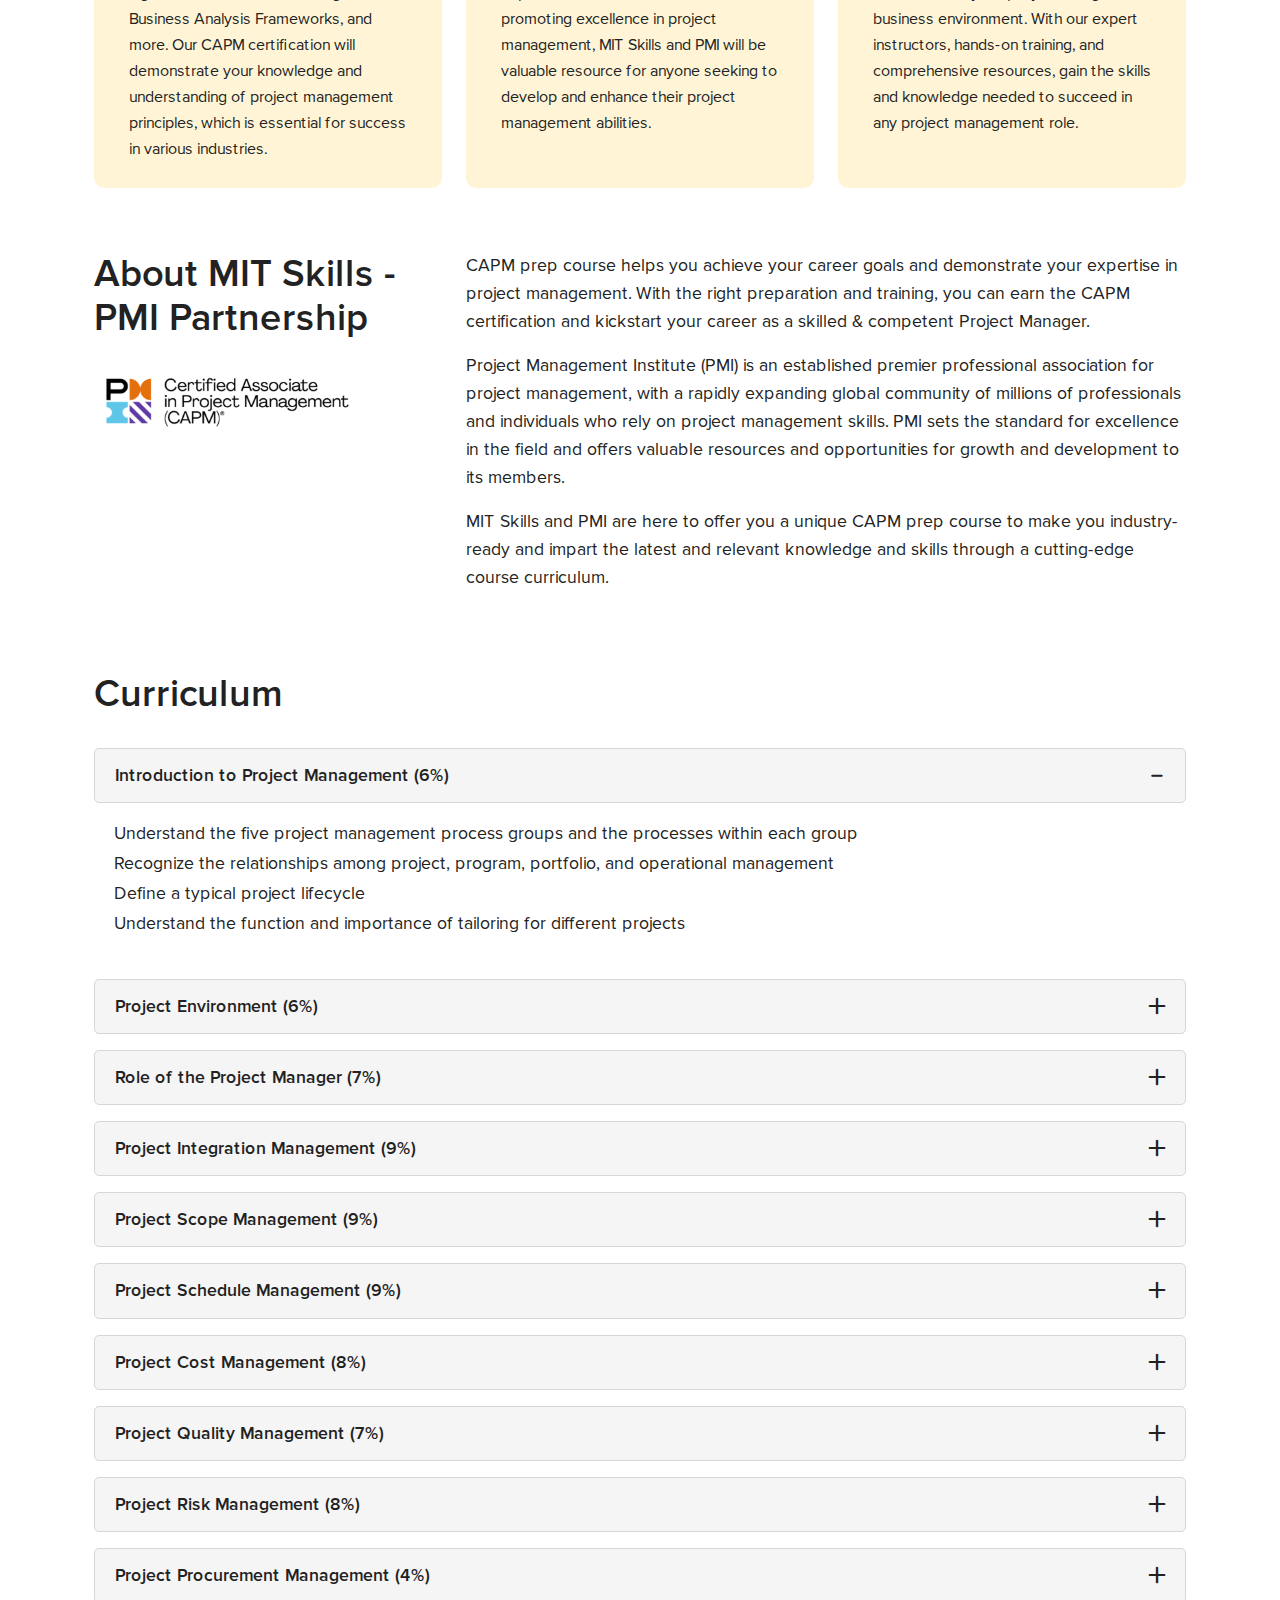
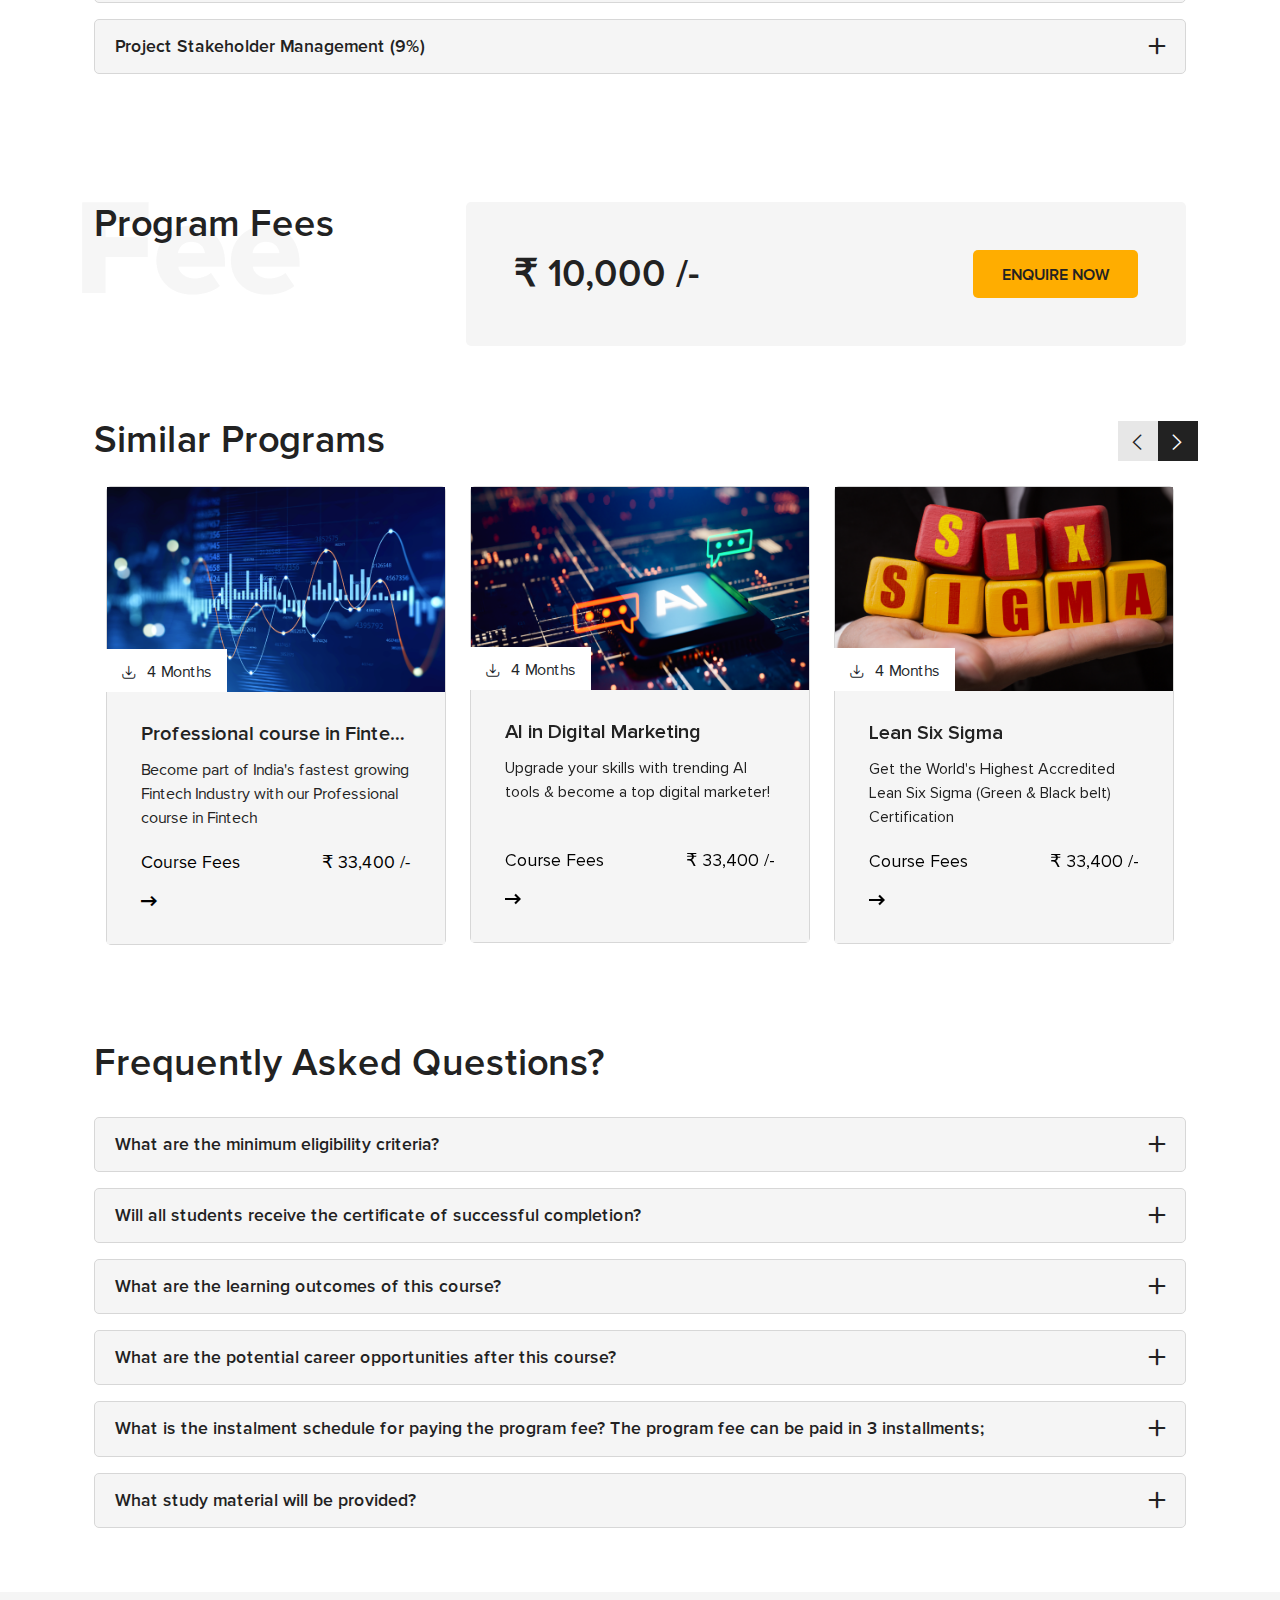
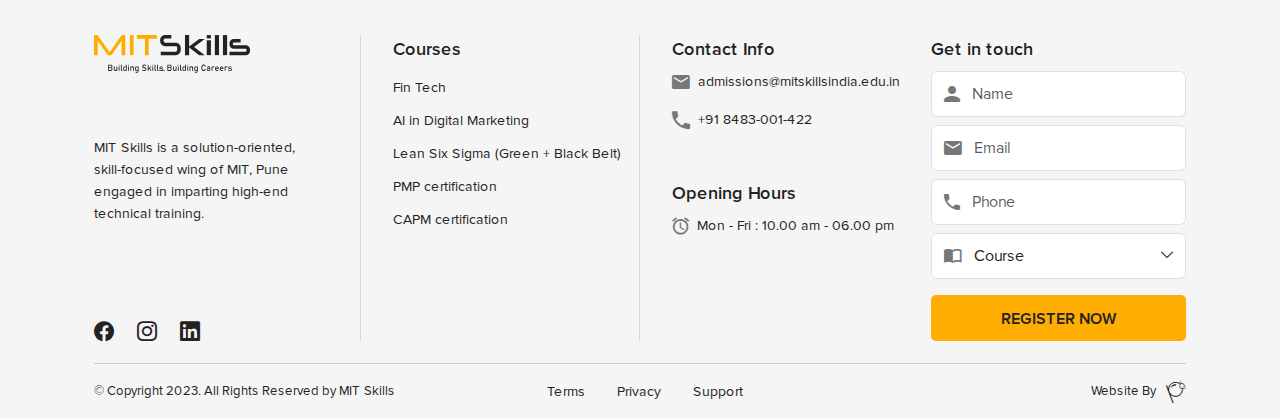
<file: pmp2.html>
<!DOCTYPE html>
<html lang="en">
  <head>
    <meta charset="UTF-8" />
    <meta http-equiv="X-UA-Compatible" content="IE=edge" />
    <meta name="viewport" content="width=device-width, initial-scale=1.0" />
    <title>MITSkills</title>
    <link rel="icon" type="image/png" href="assets/images/favicon.ico" />
    <link rel="stylesheet" href="assets/css/bootstrap.min.css" />
    <link rel="stylesheet" href="assets/css/bootstrap-select.min.css" />
    <link rel="stylesheet" href="assets/css/slick.min.css" />
    <link rel="stylesheet" href="assets/css/fonts.css" type="text/css" />
    <link rel="stylesheet" href="assets/css/style.css" type="text/css" />
  </head>
  <body>
    <!-- Header Nav Start -->
    <nav class="navbar navbar-expand-lg fixed-top navigation">
      <div class="container">
        <a class="navbar-brand" href="index.html"><img src="assets/images/mitskills-logo.svg" width="auto" height="auto" alt="Logo"></a>
        <button class="navbar-toggler" type="button" data-bs-toggle="collapse" data-bs-target="#navbarSupportedContent" aria-controls="navbarSupportedContent" aria-expanded="false" aria-label="Toggle navigation">
          <span class="navbar-toggler-icon"></span>
        </button>
        <div class="collapse navbar-collapse" id="navbarSupportedContent">
          <ul class="navbar-nav ms-auto">
            <li class="nav-item"><a class="nav-link active" aria-current="page" href="index.html">Home</a></li>
            <li class="nav-item dropdown">
              <a class="nav-link dropdown-toggle" href="#" role="button" data-bs-toggle="dropdown" aria-expanded="false">Courses</a>
              <ul class="dropdown-menu">
                <li><a class="dropdown-item" href="fintech.html">Fintech</a></li>
                <li><a class="dropdown-item" href="digital-marketing.html">AI in Digital Marketing</a></li>
                <li><a class="dropdown-item" href="six-sigma.html">Six Sigma</a></li>
                <li><a class="dropdown-item" href="pmp1.html">PMP certification</a></li>
                <li><a class="dropdown-item" href="pmp2.html">CAPM certification</a></li>
                <li><a class="dropdown-item" href="privacy-policy.html">Privacy Policy</a></li>
                <li><a class="dropdown-item" href="terms-use.html">Terms of Use</a></li>
              </ul>
            </li>
            <li class="nav-item"><a class="nav-link" href="#">About</a></li>
            <li class="nav-item"><a class="nav-link" href="#">Blog</a></li> 
            <li class="nav-item"><a class="nav-link" href="#">Contact</a></li>
          </ul>
          <ul class="socials">
            <a class="socials-links" href="#"><i class="mtsk-facebook"></i></a>
            <a class="socials-links" href="#"><i class="mtsk-instagram"></i></a>
            <a class="socials-links" href="#"><i class="mtsk-linkedIn"></i></a>
          </ul>
          <button type="button" class="btn btn-primary mit-button btn-ripple">Apply Now</button>
        </div>
      </div>
    </nav>
    <!-- Header Nav End --->
    <main class="main-body">
      <section class="final-announcement">
        <div class="container">
          <div class="row">
            <div class="ann-box">
              <p>Final announcement - Last day left!! Apply before 7th October'23 to enroll in final batch of 2023-24.Call now- <a href="tel:91 9028-2588-00">+91 9028-2588-00</a> / <a href="tel:91 9112-2072-07">+91 9112-2072-07</a></p>
              <button type="button" class="btn-close btclosed" aria-label="Close"></button>
            </div>
          </div>
        </div>
      </section>
      <section class="banner inner-banner">
        <div class="container">
          <div class="row">
            <div class="col-md-12 col-lg-5 main-banner">
              <h2>Certified Associate in <br> Project Management <br> (CAPM) prep</h2>
              <p>Aspiring to be a Project Manager? Take the first important step with the CAPM Prep course today!</p>
              <div class="page-btn mb-0">
                <button type="button" class="btn btn-primary mit-button cus-btn inner-cus ms-0"><span class="mtsk-download"></span> &nbsp; Download BROCHURE</button>
                <a href="#" class="imc-img pmp-img ms-3"><img src="assets/images/capm.svg" class="w-100 " width="auto" height="auto" alt="Human Cloud"></a>
              </div>
            </div>
            <div class="col-md-12 col-lg-6">
              <div class="css-details">
                <div class="stc-det student-sec inner-sec">
                  <img src="assets/images/cal1.svg" alt="">
                </div>
                <img src="assets/images/home-banner1.png" class="banner-img" alt="Banner 1">
                <div class="stc-det course-sec inner-sec">
                  <img src="assets/images/eye.svg" alt="">
                </div>
              </div>
            </div>
          </div>
        </div>
      </section>
      <section>
        <div class="container">
          <div class="row">
            <div class="col-md-12 col-lg-12 enquiry-bar">
              <ul class="program-details">
                <li>
                  <span class="mtsk-download"></span>
                  <div class="program-feature">
                    <p>Duration</p>
                    <span>23+ Hours</span>
                  </div>
                </li>
                <li>
                  <span class="mtsk-download"></span>
                  <div class="program-feature">
                    <p>Training Type</p>
                    <span>Live Online</span>
                  </div>
                </li>
                <li>
                  <span class="mtsk-download"></span>
                  <div class="program-feature">
                    <p>Language</p>
                    <span>English</span>
                  </div>
                </li>
                <li>
                  <span class="mtsk-download"></span>
                  <div class="program-feature">
                    <p>Program Fee </p>
                    <span>₹ 10,000 /-</span>
                  </div>
                </li>
                <li><button type="button" class="btn btn-primary mit-button enquire-btn" data-bs-toggle="modal" data-bs-target="#enquiryModal">Enquire Now</button></li>
              </ul>
            </div>
          </div>
        </div>
      </section>
      <section class="app-featurelist">
        <div class="container">
          <div class="row">
            <ul class="app-features">
              <li><a class="active" href="#overview">Overview</a></li>
              <li><a href="#aboutMIT">About MIT Skills</a></li>
              <!-- <li><a href="#learnExpert">Learn from experts</a></li> -->
              <li><a href="#curriculam">Curriculum</a></li>
              <li><a href="#progressFee">Program Fees</a></li>
            </ul>
          </div>
        </div>
      </section>
      <section id="overview" class="enroll-certification">
          <div class="container">
            <div class="row">
              <div class="col-md-12 col-lg-4 fintech-certi">
                <h2>Certified Associate <br> in Project <br> Management <br> (CAPM) Prep course</h2>
              </div>
              <div class="col-md-12 col-lg-8 fin-feature">
                <p>A recent search on job websites like Indeed, Glassdoor, and LinkedIn shows that there is a high demand for professionals with CAPM certification as it demonstrates their knowledge and understanding of project management principles, which is essential for success in various industries.</p>
                <p>MIT Skills in collaboration with PMI brings you Certified Associate In Project Management (CAPM) Prep Course to enhance your project management skills and advance your career.</p>
                <p>CAPM Course is a globally recognized certification program that opens up countless career opportunities in various industries, including healthcare, finance, IT, Construction, and more.</p>
                <p>With MIT Skills, you will have access to a team of professionals who specialize in your domain matter. They will guide you through the program, deepen your understanding of the industry trends, and impart practical skills and knowledge that are critical for success in your career.</p>
                <p>The online course provides an in-depth understanding of various aspects of Project Management such as Predictive/Plan-Based Methodologies, Agile Frameworks/Methodologies, Business Analysis Frameworks, and more.</p>
              </div>
            </div>
            <div class="row">
              <div class="col-md-12 col-lg-4 pede-card">
                <div class="card over-card">
                  <img src="assets/images/pedagogy.svg" class="img-fluid " alt="...">
                  <div class="card-body">
                    <h5 class="card-title">Unique Pedagogy</h5>
                    <p class="card-text">The unique online course delivers a thorough understanding of various aspects of Project Management such as Predictive/Plan-Based Methodologies, Agile Frameworks/Methodologies, Business Analysis Frameworks, and more. Our CAPM certification will demonstrate your knowledge and understanding of project management principles, which is essential for success in various industries.</p>
                  </div>
                </div>
              </div>
              <div class="col-md-12 col-lg-4 pede-card">
                <div class="card over-card">
                  <img src="assets/images/collaberation.svg" class="img-fluid " alt="...">
                  <div class="card-body">
                    <h5 class="card-title">Industry Collaboration</h5>
                    <p class="card-text">MIT Skills in partnership with PMI offers the best Certified Associate In Project Management (CAPM) Prep Course. With its extensive resources, industry expertise, and commitment to promoting excellence in project management, MIT Skills and PMI will be valuable resource for anyone seeking to develop and enhance their project management abilities.</p>
                  </div>
                </div>
              </div>
              <div class="col-md-12 col-lg-4 pede-card">
                <div class="card over-card">
                  <img src="assets/images/faculty.svg" class="img-fluid " alt="...">
                  <div class="card-body">
                    <h5 class="card-title">World Class Faculty</h5>
                    <p class="card-text">Our unique course curriculum for the CAPM Certification course is designed to equip you with management expertise that is tailored to meet the needs of today's rapidly evolving business environment. With our expert instructors, hands-on training, and comprehensive resources, gain the skills and knowledge needed to succeed in any project management role.</p>
                  </div>
                </div>
              </div>
            </div>
          </div>
      </section>
      <section id="aboutMIT" class="enroll-certification">
        <div class="container">
          <div class="row">
            <div class="col-md-12 col-lg-4 fintech-certi aboutMit-skills">
              <h2>About MIT Skills - <br> PMI Partnership</h2>
              <img src="assets/images/capm.svg" alt="">
            </div>
            <div class="col-md-12 col-lg-8 fin-feature">
              <p>CAPM prep course helps you achieve your career goals and demonstrate your expertise in project management. With the right preparation and training, you can earn the CAPM certification and kickstart your career as a skilled & competent Project Manager.</p>
              <p>Project Management Institute (PMI) is an established premier professional association for project management, with a rapidly expanding global community of millions of professionals and individuals who rely on project management skills. PMI sets the standard for excellence in the field and offers valuable resources and opportunities for growth and development to its members.</p>
              <p>MIT Skills and PMI are here to offer you a unique CAPM prep course to make you industry-ready and impart the latest and relevant knowledge and skills through a cutting-edge course curriculum.</p>
            </div>
          </div>
        </div>
      </section>
      <section id="curriculam" class="enroll-certification">
        <div class="container">
          <div class="row">
            <div class="cur-accordiaon">
              <h3>Curriculum</h3>
              <div class="accordion curriculum-accordion" id="curriculum">
                <div class="accordion-item">
                  <h2 class="accordion-header">
                    <button class="accordion-button" type="button" data-bs-toggle="collapse" data-bs-target="#module1" aria-expanded="true" aria-controls="module1">
                      Introduction to Project Management (6%)
                    </button>
                  </h2>
                  <div id="module1" class="accordion-collapse collapse show" data-bs-parent="#curriculum">
                    <div class="accordion-body">
                      <div class="row">
                        <div class="fintech-module digital-mod">
                          <ul>
                            <li>Understand the five project management process groups and the processes within each group</li>
                            <li>Recognize the relationships among project, program, portfolio, and operational management</li>
                            <li>Define a typical project lifecycle</li>
                            <li>Understand the function and importance of tailoring for different projects</li>
                          </ul>
                        </div>
                      </div>
                    </div>
                  </div>
                </div>
                <div class="accordion-item">
                  <h2 class="accordion-header">
                    <button class="accordion-button collapsed" type="button" data-bs-toggle="collapse" data-bs-target="#module2" aria-expanded="false" aria-controls="module2">
                      Project Environment (6%)
                    </button>
                  </h2>
                  <div id="module2" class="accordion-collapse collapse" data-bs-parent="#curriculum">
                    <div class="accordion-body">
                      <div class="row">
                        <div class="fintech-module digital-mod">
                          <ul>
                            <li>Understand the five project management process groups and the processes within each group</li>
                            <li>Recognize the relationships among project, program, portfolio, and operational management</li>
                            <li>Define a typical project lifecycle</li>
                            <li>Understand the function and importance of tailoring for different projects</li>
                          </ul>
                        </div>
                      </div>
                    </div>
                  </div>
                </div>
                <div class="accordion-item">
                  <h2 class="accordion-header">
                    <button class="accordion-button collapsed" type="button" data-bs-toggle="collapse" data-bs-target="#module3" aria-expanded="false" aria-controls="module3">
                      Role of the Project Manager (7%)
                    </button>
                  </h2>
                  <div id="module3" class="accordion-collapse collapse" data-bs-parent="#curriculum">
                    <div class="accordion-body">
                      <div class="row">
                        <div class="fintech-module digital-mod">
                          <ul>
                            <li>Understand the five project management process groups and the processes within each group</li>
                            <li>Recognize the relationships among project, program, portfolio, and operational management</li>
                            <li>Define a typical project lifecycle</li>
                            <li>Understand the function and importance of tailoring for different projects</li>
                          </ul>
                        </div>
                      </div>
                    </div>
                  </div>
                </div>

                <div class="accordion-item">
                  <h2 class="accordion-header">
                    <button class="accordion-button collapsed" type="button" data-bs-toggle="collapse" data-bs-target="#module4" aria-expanded="false" aria-controls="module4">
                      Project Integration Management (9%)
                    </button>
                  </h2>
                  <div id="module4" class="accordion-collapse collapse" data-bs-parent="#curriculum">
                    <div class="accordion-body">
                      <div class="row">
                        <div class="fintech-module digital-mod">
                          <ul>
                            <li>Understand the five project management process groups and the processes within each group</li>
                            <li>Recognize the relationships among project, program, portfolio, and operational management</li>
                            <li>Define a typical project lifecycle</li>
                            <li>Understand the function and importance of tailoring for different projects</li>
                          </ul>
                        </div>
                      </div>
                    </div>
                  </div>
                </div>
                <div class="accordion-item">
                  <h2 class="accordion-header">
                    <button class="accordion-button collapsed" type="button" data-bs-toggle="collapse" data-bs-target="#module5" aria-expanded="false" aria-controls="module5">
                      Project Scope Management (9%)
                    </button>
                  </h2>
                  <div id="module5" class="accordion-collapse collapse" data-bs-parent="#curriculum">
                    <div class="accordion-body">
                      <div class="row">
                        <div class="fintech-module digital-mod">
                          <ul>
                            <li>Understand the five project management process groups and the processes within each group</li>
                            <li>Recognize the relationships among project, program, portfolio, and operational management</li>
                            <li>Define a typical project lifecycle</li>
                            <li>Understand the function and importance of tailoring for different projects</li>
                          </ul>
                        </div>
                      </div>
                    </div>
                  </div>
                </div>
                <div class="accordion-item">
                  <h2 class="accordion-header">
                    <button class="accordion-button collapsed" type="button" data-bs-toggle="collapse" data-bs-target="#module6" aria-expanded="false" aria-controls="module6">
                      Project Schedule Management (9%)
                    </button>
                  </h2>
                  <div id="module6" class="accordion-collapse collapse" data-bs-parent="#curriculum">
                    <div class="accordion-body">
                      <div class="row">
                        <div class="fintech-module digital-mod">
                          <ul>
                            <li>Understand the five project management process groups and the processes within each group</li>
                            <li>Recognize the relationships among project, program, portfolio, and operational management</li>
                            <li>Define a typical project lifecycle</li>
                            <li>Understand the function and importance of tailoring for different projects</li>
                          </ul>
                        </div>
                      </div>
                    </div>
                  </div>
                </div>
                <div class="accordion-item">
                  <h2 class="accordion-header">
                    <button class="accordion-button collapsed" type="button" data-bs-toggle="collapse" data-bs-target="#module7" aria-expanded="false" aria-controls="module7">
                      Project Cost Management (8%)
                    </button>
                  </h2>
                  <div id="module7" class="accordion-collapse collapse" data-bs-parent="#curriculum">
                    <div class="accordion-body">
                      <div class="row">
                        <div class="fintech-module digital-mod">
                          <ul>
                            <li>Understand the five project management process groups and the processes within each group</li>
                            <li>Recognize the relationships among project, program, portfolio, and operational management</li>
                            <li>Define a typical project lifecycle</li>
                            <li>Understand the function and importance of tailoring for different projects</li>
                          </ul>
                        </div>
                      </div>
                    </div>
                  </div>
                </div>
                <div class="accordion-item">
                  <h2 class="accordion-header">
                    <button class="accordion-button collapsed" type="button" data-bs-toggle="collapse" data-bs-target="#module8" aria-expanded="false" aria-controls="module8">
                      Project Quality Management (7%)
                    </button>
                  </h2>
                  <div id="module8" class="accordion-collapse collapse" data-bs-parent="#curriculum">
                    <div class="accordion-body">
                      <div class="row">
                        <div class="fintech-module digital-mod">
                          <ul>
                            <li>Understand the five project management process groups and the processes within each group</li>
                            <li>Recognize the relationships among project, program, portfolio, and operational management</li>
                            <li>Define a typical project lifecycle</li>
                            <li>Understand the function and importance of tailoring for different projects</li>
                          </ul>
                        </div>
                      </div>
                    </div>
                  </div>
                </div>
                <div class="accordion-item">
                  <h2 class="accordion-header">
                    <button class="accordion-button collapsed" type="button" data-bs-toggle="collapse" data-bs-target="#module9" aria-expanded="false" aria-controls="module9">
                      Project Risk Management (8%)
                    </button>
                  </h2>
                  <div id="module9" class="accordion-collapse collapse" data-bs-parent="#curriculum">
                    <div class="accordion-body">
                      <div class="row">
                        <div class="fintech-module digital-mod">
                          <ul>
                            <li>Understand the five project management process groups and the processes within each group</li>
                            <li>Recognize the relationships among project, program, portfolio, and operational management</li>
                            <li>Define a typical project lifecycle</li>
                            <li>Understand the function and importance of tailoring for different projects</li>
                          </ul>
                        </div>
                      </div>
                    </div>
                  </div>
                </div>
                <div class="accordion-item">
                  <h2 class="accordion-header">
                    <button class="accordion-button collapsed" type="button" data-bs-toggle="collapse" data-bs-target="#module10" aria-expanded="false" aria-controls="module10">
                      Project Procurement Management (4%)
                    </button>
                  </h2>
                  <div id="module10" class="accordion-collapse collapse" data-bs-parent="#curriculum">
                    <div class="accordion-body">
                      <div class="row">
                        <div class="fintech-module digital-mod">
                          <ul>
                            <li>Understand the five project management process groups and the processes within each group</li>
                            <li>Recognize the relationships among project, program, portfolio, and operational management</li>
                            <li>Define a typical project lifecycle</li>
                            <li>Understand the function and importance of tailoring for different projects</li>
                          </ul>
                        </div>
                      </div>
                    </div>
                  </div>
                </div>
                <div class="accordion-item">
                  <h2 class="accordion-header">
                    <button class="accordion-button collapsed" type="button" data-bs-toggle="collapse" data-bs-target="#module11" aria-expanded="false" aria-controls="module11">
                      Project Stakeholder Management (9%)
                    </button>
                  </h2>
                  <div id="module11" class="accordion-collapse collapse" data-bs-parent="#curriculum">
                    <div class="accordion-body">
                      <div class="row">
                        <div class="fintech-module digital-mod">
                          <ul>
                            <li>Understand the five project management process groups and the processes within each group</li>
                            <li>Recognize the relationships among project, program, portfolio, and operational management</li>
                            <li>Define a typical project lifecycle</li>
                            <li>Understand the function and importance of tailoring for different projects</li>
                          </ul>
                        </div>
                      </div>
                    </div>
                  </div>
                </div>
              </div>
            </div>
          </div>
        </div>
      </section>
      <section id="progressFee" class="enroll-certification">
        <div class="container">
          <div class="row">
            <div class="col-md-12 col-lg-4 fintech-certi fee-section">
              <h2>Program Fees</h2>
            </div>
            <div class="col-md-12 col-lg-8 fin-feature">
              <div class="single-fee">
                <h3>₹ 10,000 /-</h3>
                <button type="button" class="btn btn-primary mit-button" data-bs-toggle="modal" data-bs-target="#enquiryModal">Enquire Now</button>
              </div>
            </div>
          </div>
        </div>
      </section>
      <section>
        <div class="container">
         <div class="cer-slider">
           <h2>Similar Programs</h2>
         </div>
         <div class="row">
           <div class="certification-carousel">
             <div class="item">
               <div class="card cus-card">
                 <img src="assets/images/fintech.png" alt="Certification">
                 <div class="card-body">
                   <div class="cer-duration">
                     <span class="mtsk-download"></span>
                     <p>4 Months</p>
                   </div>
                   <h5 class="card-title">Professional course in Finteche</h5>
                   <p class="card-text">Become part of India's fastest growing Fintech Industry with our Professional course in Fintech</p>
                   <div class="course-fee">
                     <p>Course Fees</p>
                     <p>&#8377; 33,400 /-</p>
                   </div>
                   <button type="button" class="mtsk-arrow card-button"></button>
                 </div>
               </div>
             </div>
             <div class="item">
               <div class="card cus-card">
                 <img src="assets/images/digitalMarketing.png" alt="Certification">
                 <div class="card-body">
                   <div class="cer-duration">
                     <span class="mtsk-download"></span>
                     <p>4 Months</p>
                   </div>
                   <h5 class="card-title">AI in Digital Marketing</h5>
                   <p class="card-text">Upgrade your skills with trending AI tools & become a top digital marketer!</p>
                   <div class="course-fee">
                     <p>Course Fees</p>
                     <p>&#8377; 33,400 /-</p>
                   </div>
                   <button type="button" class="mtsk-arrow card-button"></button>
                 </div>
               </div>
             </div>
             <div class="item">
               <div class="card cus-card">
                 <img src="assets/images/sixSigma.png" alt="Certification">
                 <div class="card-body">
                   <div class="cer-duration">
                     <span class="mtsk-download"></span>
                     <p>4 Months</p>
                   </div>
                   <h5 class="card-title">Lean Six Sigma</h5>
                   <p class="card-text">Get the World's Highest Accredited Lean Six Sigma (Green & Black belt) Certification</p>
                   <div class="course-fee">
                     <p>Course Fees</p>
                     <p>&#8377; 33,400 /-</p>
                   </div>
                   <button type="button" class="mtsk-arrow card-button"></button>
                 </div>
               </div>
             </div>
             <div class="item">
               <div class="card cus-card">
                 <img src="assets/images/fintech.png" alt="Certification">
                 <div class="card-body">
                   <div class="cer-duration">
                     <span class="mtsk-download"></span>
                     <p>4 Months</p>
                   </div>
                   <h5 class="card-title">Professional course in Finteche</h5>
                   <p class="card-text">Become part of India's fastest growing Fintech Industry with our Professional course in Fintech</p>
                   <div class="course-fee">
                     <p>Course Fees</p>
                     <p>&#8377; 33,400 /-</p>
                   </div>
                   <button type="button" class="mtsk-arrow card-button"></button>
                 </div>
               </div>
             </div>
             <div class="item">
               <div class="card cus-card">
                 <img src="assets/images/digitalMarketing.png" alt="Certification">
                 <div class="card-body">
                   <div class="cer-duration">
                     <span class="mtsk-download"></span>
                     <p>4 Months</p>
                   </div>
                   <h5 class="card-title">AI in Digital Marketing</h5>
                   <p class="card-text">Upgrade your skills with trending AI tools & become a top digital marketer!</p>
                   <div class="course-fee">
                     <p>Course Fees</p>
                     <p>&#8377; 33,400 /-</p>
                   </div>
                   <button type="button" class="mtsk-arrow card-button"></button>
                 </div>
               </div>
             </div>
             <div class="item">
               <div class="card cus-card">
                 <img src="assets/images/sixSigma.png" alt="Certification">
                 <div class="card-body">
                   <div class="cer-duration">
                     <span class="mtsk-download"></span>
                     <p>4 Months</p>
                   </div>
                   <h5 class="card-title">Lean Six Sigma</h5>
                   <p class="card-text">Get the World’s Highest Accredited Lean Six Sigma (Green & Black belt) Certification</p>
                   <div class="course-fee">
                     <p>Course Fees</p>
                     <p>&#8377; 33,400 /-</p>
                   </div>
                   <button type="button" class="mtsk-arrow card-button"></button>
                 </div>
               </div>
             </div>
           </div>
         </div>
        </div>
      </section>
      <section class="enroll-certification">
        <div class="container">
          <div class="row">
            <div class="cur-accordiaon">
              <h3>Frequently Asked Questions?</h3>
              <div class="accordion curriculum-accordion" id="freQuestions">
                <div class="accordion-item">
                  <h2 class="accordion-header">
                    <button class="accordion-button collapsed" type="button" data-bs-toggle="collapse" data-bs-target="#questions1" aria-expanded="false" aria-controls="questions1">
                      What are the minimum eligibility criteria?
                    </button>
                  </h2>
                  <div id="questions1" class="accordion-collapse collapse" data-bs-parent="#freQuestions">
                    <div class="accordion-body">
                      <div class="row">
                        <div class="col-md-12 col-lg-4">
                          <div class="fintech-module">
                            <h2> What Is FinTech?</h2>
                            <ul>
                              <li>Definition of FinTech</li>
                              <li>History of FinTech</li>
                              <li>inTech ecosystem</li>
                              <li>Future of FinTech</li>
                            </ul>
                            <h2>Drivers of FinTech</h2>
                            <ul>
                              <li>Technology advancements</li>
                              <li>Consumer demand</li>
                              <li>Regulatory environment</li>
                              <li>Cost efficiency</li>
                              <li>Disruption and competition</li>
                            </ul>
                          </div>
                        </div>
                        <div class="col-md-12 col-lg-4">
                          <div class="fintech-module">
                            <h2>How Is FinTech Transforming Finance?</h2>
                            <ul>
                              <li>Payments and transfers</li>
                              <li>Lending and borrowing</li>
                              <li>Investment management</li>
                              <li>Regulatory compliance</li>
                            </ul>
                            <h2>Emerging Sectors in FinTech</h2>
                            <ul>
                              <li>Open banking</li>
                              <li>Banking as Service</li>
                              <li>Embedded Finance</li>
                              <li>Payments</li>
                              <li>Decentralisation in Finance</li>
                            </ul>
                          </div>
                        </div>
                        <div class="col-md-12 col-lg-4">
                          <div class="fintech-module">
                            <h2>Global Statistics for FinTech</h2>
                            <ul>
                              <li>Market size and growth</li>
                              <li>Funding and investment</li>
                              <li>User adoption and engagement</li>
                            </ul>
                          </div>
                        </div>
                      </div>
                    </div>
                  </div>
                </div>
                <div class="accordion-item">
                  <h2 class="accordion-header">
                    <button class="accordion-button collapsed" type="button" data-bs-toggle="collapse" data-bs-target="#questions2" aria-expanded="false" aria-controls="questions2">
                      Will all students receive the certificate of successful completion?
                    </button>
                  </h2>
                  <div id="questions2" class="accordion-collapse collapse" data-bs-parent="#freQuestions">
                    <div class="accordion-body">
                      <div class="row">
                        <div class="col-md-12 col-lg-4">
                          <div class="fintech-module">
                            <h2> What Is FinTech?</h2>
                            <ul>
                              <li>Definition of FinTech</li>
                              <li>History of FinTech</li>
                              <li>inTech ecosystem</li>
                              <li>Future of FinTech</li>
                            </ul>
                            <h2>Drivers of FinTech</h2>
                            <ul>
                              <li>Technology advancements</li>
                              <li>Consumer demand</li>
                              <li>Regulatory environment</li>
                              <li>Cost efficiency</li>
                              <li>Disruption and competition</li>
                            </ul>
                          </div>
                        </div>
                        <div class="col-md-12 col-lg-4">
                          <div class="fintech-module">
                            <h2>How Is FinTech Transforming Finance?</h2>
                            <ul>
                              <li>Payments and transfers</li>
                              <li>Lending and borrowing</li>
                              <li>Investment management</li>
                              <li>Regulatory compliance</li>
                            </ul>
                            <h2>Emerging Sectors in FinTech</h2>
                            <ul>
                              <li>Open banking</li>
                              <li>Banking as Service</li>
                              <li>Embedded Finance</li>
                              <li>Payments</li>
                              <li>Decentralisation in Finance</li>
                            </ul>
                          </div>
                        </div>
                        <div class="col-md-12 col-lg-4">
                          <div class="fintech-module">
                            <h2>Global Statistics for FinTech</h2>
                            <ul>
                              <li>Market size and growth</li>
                              <li>Funding and investment</li>
                              <li>User adoption and engagement</li>
                            </ul>
                          </div>
                        </div>
                      </div>
                    </div>
                  </div>
                </div>
                <div class="accordion-item">
                  <h2 class="accordion-header">
                    <button class="accordion-button collapsed" type="button" data-bs-toggle="collapse" data-bs-target="#questions3" aria-expanded="false" aria-controls="questions3">
                      What are the learning outcomes of this course?
                    </button>
                  </h2>
                  <div id="questions3" class="accordion-collapse collapse" data-bs-parent="#freQuestions">
                    <div class="accordion-body">
                      <div class="row">
                        <div class="col-md-12 col-lg-4">
                          <div class="fintech-module">
                            <h2> What Is FinTech?</h2>
                            <ul>
                              <li>Definition of FinTech</li>
                              <li>History of FinTech</li>
                              <li>inTech ecosystem</li>
                              <li>Future of FinTech</li>
                            </ul>
                            <h2>Drivers of FinTech</h2>
                            <ul>
                              <li>Technology advancements</li>
                              <li>Consumer demand</li>
                              <li>Regulatory environment</li>
                              <li>Cost efficiency</li>
                              <li>Disruption and competition</li>
                            </ul>
                          </div>
                        </div>
                        <div class="col-md-12 col-lg-4">
                          <div class="fintech-module">
                            <h2>How Is FinTech Transforming Finance?</h2>
                            <ul>
                              <li>Payments and transfers</li>
                              <li>Lending and borrowing</li>
                              <li>Investment management</li>
                              <li>Regulatory compliance</li>
                            </ul>
                            <h2>Emerging Sectors in FinTech</h2>
                            <ul>
                              <li>Open banking</li>
                              <li>Banking as Service</li>
                              <li>Embedded Finance</li>
                              <li>Payments</li>
                              <li>Decentralisation in Finance</li>
                            </ul>
                          </div>
                        </div>
                        <div class="col-md-12 col-lg-4">
                          <div class="fintech-module">
                            <h2>Global Statistics for FinTech</h2>
                            <ul>
                              <li>Market size and growth</li>
                              <li>Funding and investment</li>
                              <li>User adoption and engagement</li>
                            </ul>
                          </div>
                        </div>
                      </div>
                    </div>
                  </div>
                </div>
                <div class="accordion-item">
                  <h2 class="accordion-header">
                    <button class="accordion-button collapsed" type="button" data-bs-toggle="collapse" data-bs-target="#questions4" aria-expanded="false" aria-controls="questions4">
                      What are the potential career opportunities after this course?
                    </button>
                  </h2>
                  <div id="questions4" class="accordion-collapse collapse" data-bs-parent="#freQuestions">
                    <div class="accordion-body">
                      <div class="row">
                        <div class="col-md-12 col-lg-4">
                          <div class="fintech-module">
                            <h2> What Is FinTech?</h2>
                            <ul>
                              <li>Definition of FinTech</li>
                              <li>History of FinTech</li>
                              <li>inTech ecosystem</li>
                              <li>Future of FinTech</li>
                            </ul>
                            <h2>Drivers of FinTech</h2>
                            <ul>
                              <li>Technology advancements</li>
                              <li>Consumer demand</li>
                              <li>Regulatory environment</li>
                              <li>Cost efficiency</li>
                              <li>Disruption and competition</li>
                            </ul>
                          </div>
                        </div>
                        <div class="col-md-12 col-lg-4">
                          <div class="fintech-module">
                            <h2>How Is FinTech Transforming Finance?</h2>
                            <ul>
                              <li>Payments and transfers</li>
                              <li>Lending and borrowing</li>
                              <li>Investment management</li>
                              <li>Regulatory compliance</li>
                            </ul>
                            <h2>Emerging Sectors in FinTech</h2>
                            <ul>
                              <li>Open banking</li>
                              <li>Banking as Service</li>
                              <li>Embedded Finance</li>
                              <li>Payments</li>
                              <li>Decentralisation in Finance</li>
                            </ul>
                          </div>
                        </div>
                        <div class="col-md-12 col-lg-4">
                          <div class="fintech-module">
                            <h2>Global Statistics for FinTech</h2>
                            <ul>
                              <li>Market size and growth</li>
                              <li>Funding and investment</li>
                              <li>User adoption and engagement</li>
                            </ul>
                          </div>
                        </div>
                      </div>
                    </div>
                  </div>
                </div>
                <div class="accordion-item">
                  <h2 class="accordion-header">
                    <button class="accordion-button collapsed" type="button" data-bs-toggle="collapse" data-bs-target="#questions5" aria-expanded="false" aria-controls="questions5">
                      What is the instalment schedule for paying the program fee? The program fee can be paid in 3 installments;
                    </button>
                  </h2>
                  <div id="questions5" class="accordion-collapse collapse" data-bs-parent="#freQuestions">
                    <div class="accordion-body">
                      <div class="row">
                        <div class="col-md-12 col-lg-4">
                          <div class="fintech-module">
                            <h2> What Is FinTech?</h2>
                            <ul>
                              <li>Definition of FinTech</li>
                              <li>History of FinTech</li>
                              <li>inTech ecosystem</li>
                              <li>Future of FinTech</li>
                            </ul>
                            <h2>Drivers of FinTech</h2>
                            <ul>
                              <li>Technology advancements</li>
                              <li>Consumer demand</li>
                              <li>Regulatory environment</li>
                              <li>Cost efficiency</li>
                              <li>Disruption and competition</li>
                            </ul>
                          </div>
                        </div>
                        <div class="col-md-12 col-lg-4">
                          <div class="fintech-module">
                            <h2>How Is FinTech Transforming Finance?</h2>
                            <ul>
                              <li>Payments and transfers</li>
                              <li>Lending and borrowing</li>
                              <li>Investment management</li>
                              <li>Regulatory compliance</li>
                            </ul>
                            <h2>Emerging Sectors in FinTech</h2>
                            <ul>
                              <li>Open banking</li>
                              <li>Banking as Service</li>
                              <li>Embedded Finance</li>
                              <li>Payments</li>
                              <li>Decentralisation in Finance</li>
                            </ul>
                          </div>
                        </div>
                        <div class="col-md-12 col-lg-4">
                          <div class="fintech-module">
                            <h2>Global Statistics for FinTech</h2>
                            <ul>
                              <li>Market size and growth</li>
                              <li>Funding and investment</li>
                              <li>User adoption and engagement</li>
                            </ul>
                          </div>
                        </div>
                      </div>
                    </div>
                  </div>
                </div>
                <div class="accordion-item">
                  <h2 class="accordion-header">
                    <button class="accordion-button collapsed" type="button" data-bs-toggle="collapse" data-bs-target="#questions6" aria-expanded="false" aria-controls="questions6">
                      What study material will be provided?
                    </button>
                  </h2>
                  <div id="questions6" class="accordion-collapse collapse" data-bs-parent="#freQuestions">
                    <div class="accordion-body">
                      <div class="row">
                        <div class="col-md-12 col-lg-4">
                          <div class="fintech-module">
                            <h2> What Is FinTech?</h2>
                            <ul>
                              <li>Definition of FinTech</li>
                              <li>History of FinTech</li>
                              <li>inTech ecosystem</li>
                              <li>Future of FinTech</li>
                            </ul>
                            <h2>Drivers of FinTech</h2>
                            <ul>
                              <li>Technology advancements</li>
                              <li>Consumer demand</li>
                              <li>Regulatory environment</li>
                              <li>Cost efficiency</li>
                              <li>Disruption and competition</li>
                            </ul>
                          </div>
                        </div>
                        <div class="col-md-12 col-lg-4">
                          <div class="fintech-module">
                            <h2>How Is FinTech Transforming Finance?</h2>
                            <ul>
                              <li>Payments and transfers</li>
                              <li>Lending and borrowing</li>
                              <li>Investment management</li>
                              <li>Regulatory compliance</li>
                            </ul>
                            <h2>Emerging Sectors in FinTech</h2>
                            <ul>
                              <li>Open banking</li>
                              <li>Banking as Service</li>
                              <li>Embedded Finance</li>
                              <li>Payments</li>
                              <li>Decentralisation in Finance</li>
                            </ul>
                          </div>
                        </div>
                        <div class="col-md-12 col-lg-4">
                          <div class="fintech-module">
                            <h2>Global Statistics for FinTech</h2>
                            <ul>
                              <li>Market size and growth</li>
                              <li>Funding and investment</li>
                              <li>User adoption and engagement</li>
                            </ul>
                          </div>
                        </div>
                      </div>
                    </div>
                  </div>
                </div>
              </div>
            </div>
          </div>
        </div>
      </section>
    </main>
    <!-- Footer Start -->
    <footer class="footer">
      <div class="container">
        <div class="row res-row">
          <div class="col-md-12 col-lg-3 fls">
            <div class="logo-img">
              <img src="assets/images/mitskills-logo.svg" width="auto" height="auto" class="img-fluid " alt="Footer Logo" />
            </div>
            <p>MIT Skills is a solution-oriented, skill-focused wing of MIT, Pune engaged in imparting high-end technical training.</p>
            <ul class="socials social-footer">
              <a class="socials-links" href="#"><i class="mtsk-facebook"></i></a>
              <a class="socials-links" href="#"><i class="mtsk-instagram"></i></a>
              <a class="socials-links" href="#"><i class="mtsk-linkedIn"></i></a>
            </ul>
          </div>
          <div class="col-md-12 col-lg-3 courses-list">
            <h2>Courses</h2>
            <ul>
              <li><a href="#">Fin Tech</a></li>
              <li><a href="#">AI in Digital Marketing</a></li>
              <li><a href="#">Lean Six Sigma (Green + Black Belt)</a></li>
              <li><a href="#">PMP certification</a></li>
              <li><a href="#">CAPM certification</a></li>
            </ul>
          </div>
          <div class="col-md-12 col-lg-3 contact-info">
            <div class="cc-list">
              <h2>Contact Info</h2>
              <div class="cc-details mail-details">
                <span class="mtsk-mail"></span>
                <p>admissions@mitskillsindia.edu.in</p>
              </div>
              <div class="cc-details mt-3">
                <span class="mtsk-phone"></span>
                <p>+91 8483-001-422</p>
              </div>
            </div>
            <div class="cc-list time-list">
              <h2>Opening Hours</h2>
              <div class="cc-details">
                <span class="mtsk-time"></span>
                <p>Mon - Fri : 10.00 am - 06.00 pm</p>
              </div>
            </div>
          </div>
          <div class="col-md-12 col-lg-3 contact">
            <h2>Get in touch</h2>
            <form method="post">
              <div class="input-group mb-2 con-form">
                <span class="input-group-text"><i class="mtsk-user"></i></span>
                <input type="text" name="name" class="form-control" placeholder="Name" aria-label="Name" autocomplete="off">
              </div>
              <div class="input-group mb-2 con-form">
                <span class="input-group-text"><i class="mtsk-mail"></i></span>
                <input type="email" name="email" class="form-control" placeholder="Email" aria-label="Email" autocomplete="off">
              </div>
              <div class="input-group mb-2 con-form">
                <span class="input-group-text"><i class="mtsk-phone"></i></span>
                <input type="text" name="phone" class="form-control" placeholder="Phone" aria-label="Phone" autocomplete="off">
              </div>
              <div class="input-group mb-2 con-form">
                <span class="input-group-text"><i class="mtsk-cource"></i></span>
                <select name="select" class="form-control selectpicker" autocomplete="off">
                  <option value="" selected disabled>Course</option>
                  <option value="1">Fin Tech</option> 
                  <option value="2">AI in Digital Marketing</option>
                  <option value="3">Lean Six Sigma</option>
                  <option value="4">PMP certification</option>
                  <option value="5">CAPM certification</option>
                </select>
              </div>
              <button type="button" class="btn btn-primary mit-button mit-footer btn-ripple w-100 mt-2">Register Now</button>
            </form>
          </div>
        </div>
        <div class="bottom-footer">
          <p class="right-reserved">© Copyright 2023. All Rights Reserved by MIT Skills</p>
          <div class="terms-list">
            <ul>
              <li><a href="#">Terms</a></li>
              <li><a href="#">Privacy</a></li>
              <li><a href="#">Support</a></li>
            </ul>
            <p>Website By <i class="mtsk-pf"></i></p>
          </div>
        </div>
      </div>
    </footer>
    
    <div class="modal enquiry fade" id="enquiryModal" tabindex="-1" aria-labelledby="enquiryModalLabel" aria-hidden="true">
      <div class="modal-dialog modal-lg">
        <div class="modal-content">
          <div class="modal-header">
            <h1 class="modal-title fs-5" id="enquiryModalLabel">Enquire Now</h1>
            <button type="button" class="btn-close" data-bs-dismiss="modal" aria-label="Close"></button>
          </div>
          <div class="modal-body">
            <div class="row">
              <div class="col-md-12 col-lg-5 modal-img">
                <img src="assets/images/enquirey.png" class="img-fluid" alt="">
              </div>
              <div class="col-md-12 col-lg-7">
                <form method="post">
                  <div class="input-group mb-2 con-form">
                    <span class="input-group-text"><i class="mtsk-user"></i></span>
                    <input type="text" name="name" class="form-control" placeholder="Name" aria-label="Name" autocomplete="off">
                  </div>
                  <div class="input-group mb-2 con-form">
                    <span class="input-group-text"><i class="mtsk-mail"></i></span>
                    <input type="email" name="email" class="form-control" placeholder="Email" aria-label="Email" autocomplete="off">
                  </div>
                  <div class="input-group mb-2 con-form">
                    <span class="input-group-text"><i class="mtsk-phone"></i></span>
                    <input type="text" name="phone" class="form-control" placeholder="Phone" aria-label="Phone" autocomplete="off">
                  </div>
                  <div class="input-group mb-2 con-form">
                    <span class="input-group-text"><i class="mtsk-cource"></i></span>
                    <select name="select" class="form-control selectpicker" autocomplete="off">
                      <option value="" selected disabled>Course</option>
                      <option value="1">Fin Tech</option> 
                      <option value="2">AI in Digital Marketing</option>
                      <option value="3">Lean Six Sigma</option>
                      <option value="4">PMP certification</option>
                      <option value="5">CAPM certification</option>
                    </select>
                  </div>
                  <button type="button" class="btn btn-primary mit-button mit-footer btn-ripple w-100 mt-2">Register Now</button>
                </form>
              </div>
            </div>
            
          </div>
        </div>
      </div>
    </div>
    <script src="assets/js/jquery.min.js"></script>
    <script src="assets/js/bootstrap.bundle.min.js"></script>
    <script src="assets/js/bootstrap-select.min.js"></script>
    <script src="assets/js/slick.min.js"></script>
    <script src="assets/js/common.js"></script>
    <script>
      $( document ).ready(function() {
        $('.certification-carousel').slick({
          dots: false,
          infinite: false,
          speed: 300,
          slidesToShow: 3,
          slidesToScroll: 1,
          responsive: [
            {
              breakpoint: 1024,
              settings: {
                slidesToShow: 2,
                slidesToScroll: 1,
              }
            },
            {
              breakpoint: 768,
              settings: {
                slidesToShow: 1,
                slidesToScroll: 1
              }
            }
          ]
        });
      })
    </script>
  </body>
</html>
</file>
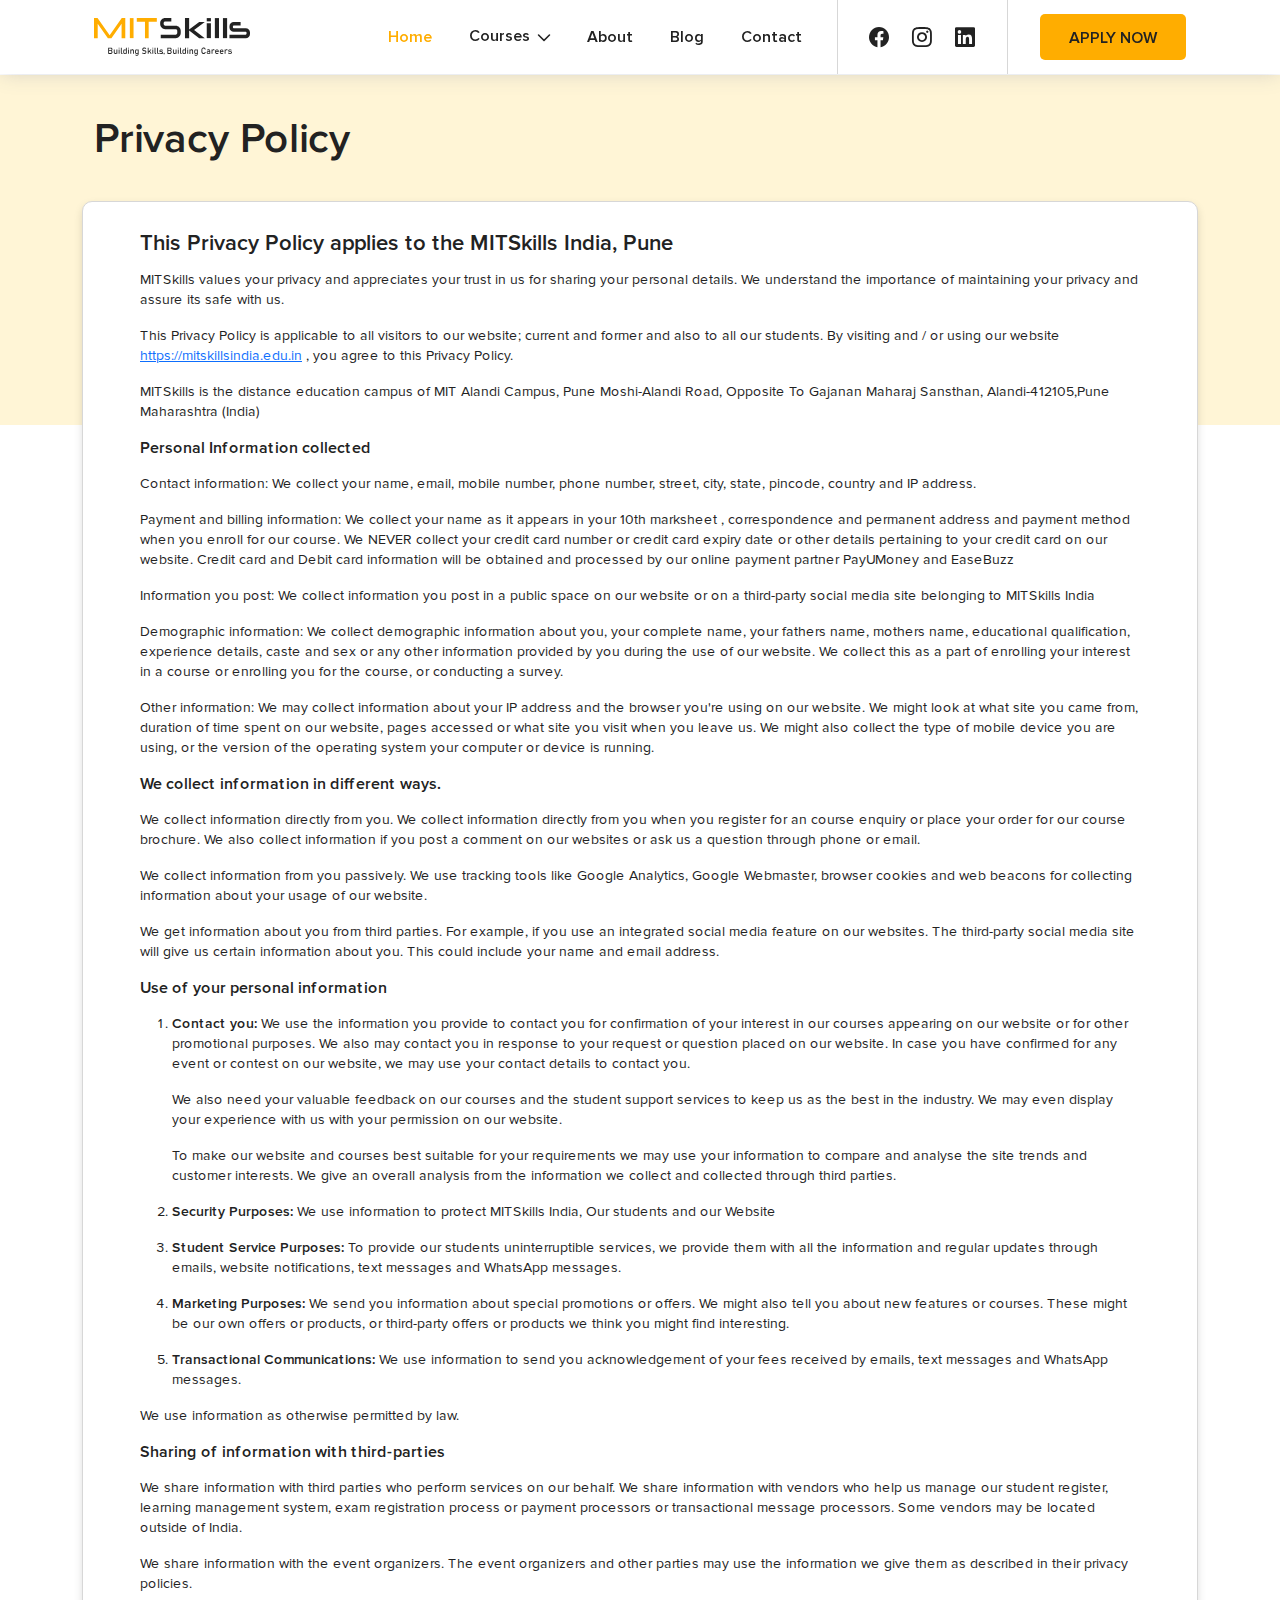
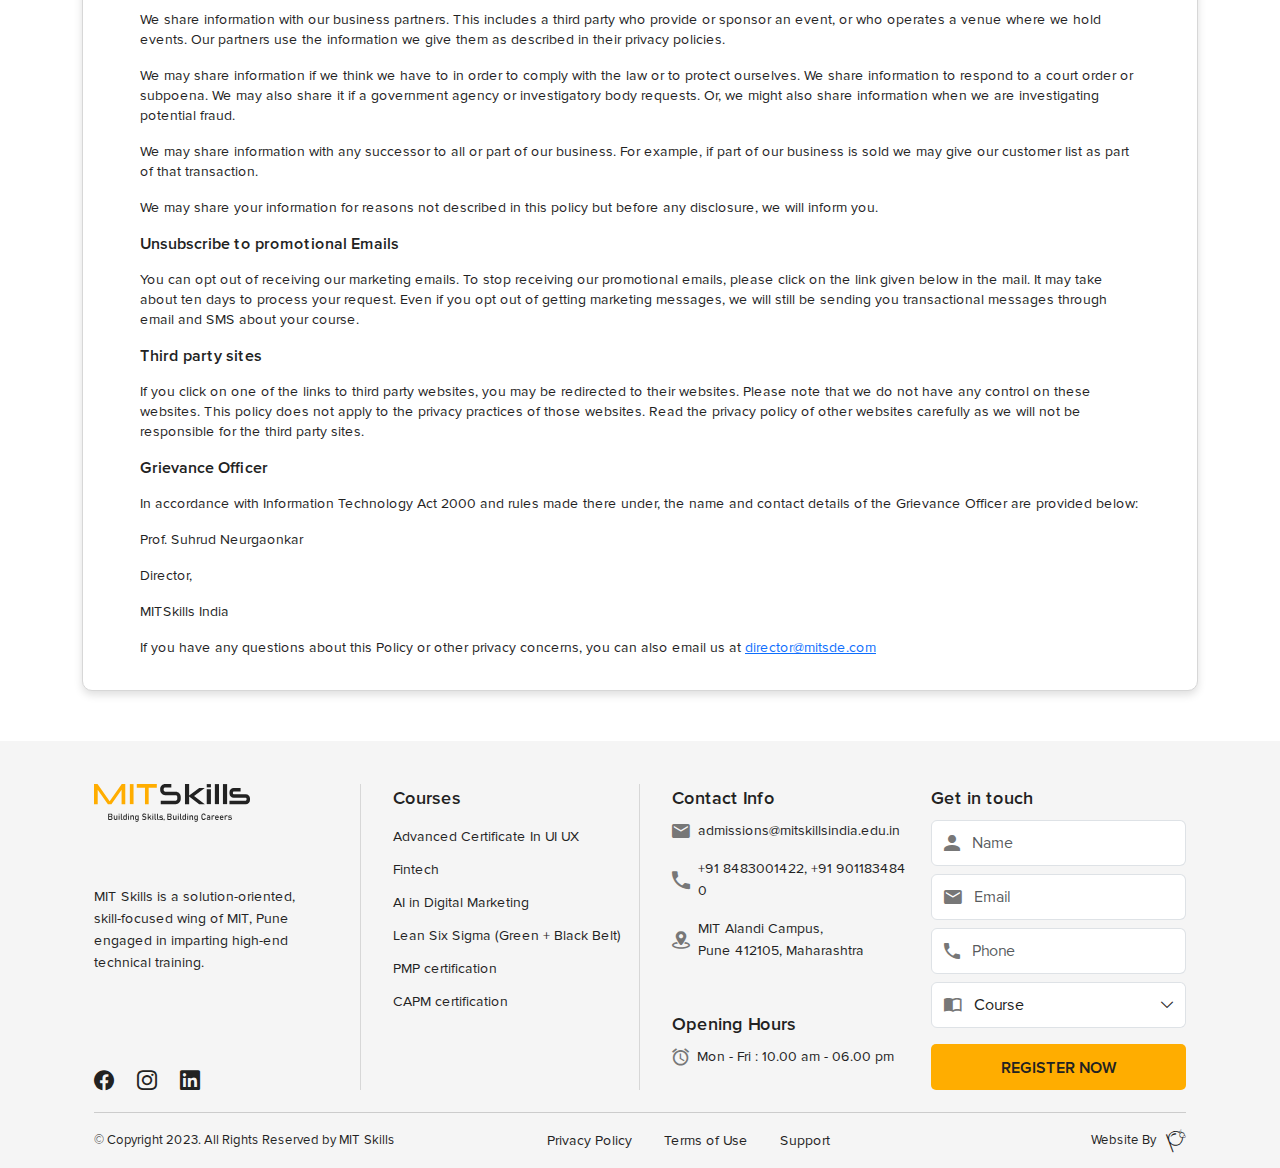
<file: privacy-policy.html>
<!DOCTYPE html>
<html lang="en">
  <head>
    <meta charset="UTF-8" />
    <meta http-equiv="X-UA-Compatible" content="IE=edge" />
    <meta name="viewport" content="width=device-width, initial-scale=1.0" />
    <title>MITSkills</title>
    <link rel="icon" type="image/png" href="assets/images/favicon.ico" />
    <link rel="stylesheet" href="assets/css/bootstrap.min.css" />
    <link rel="stylesheet" href="assets/css/bootstrap-select.min.css" />
    <link rel="stylesheet" href="assets/css/slick.min.css" />
    <link rel="stylesheet" href="assets/css/fonts.css" type="text/css" />
    <link rel="stylesheet" href="assets/css/style.css" type="text/css" />
  </head>
  <body>
    <!-- Header Nav Start -->
    <nav class="navbar navbar-expand-lg fixed-top navigation">
      <div class="container">
        <a class="navbar-brand" href="index.html"><img src="assets/images/mitskills-logo.svg" width="auto" height="auto" alt="Logo"></a>
        <button class="navbar-toggler" type="button" data-bs-toggle="collapse" data-bs-target="#navbarSupportedContent" aria-controls="navbarSupportedContent" aria-expanded="false" aria-label="Toggle navigation">
          <span class="navbar-toggler-icon"></span>
        </button>
        <div class="collapse navbar-collapse" id="navbarSupportedContent">

          <ul class="navbar-nav ms-auto">
            <li class="nav-item"><a class="nav-link active" aria-current="page" href="index.html">Home</a></li>
            <li class="nav-item dropdown firstNav">
              <a class="nav-link dropdown-toggle" href="#" role="button" data-bs-toggle="dropdown" aria-expanded="false">Courses</a>
              <ul class="dropdown-menu dropMenu">
                <li><a class="dropdown-item" href="ui-ux.html">Advanced Certificate In UI UX</a></li>
                <li><a class="dropdown-item" href="fintech.html">Fintech</a></li>
                <li><a class="dropdown-item" href="digital-marketing.html">AI in Digital Marketing</a></li>
                <li><a class="dropdown-item" href="six-sigma.html">Lean Six Sigma (Green + Black Belt)</a></li>
                <li class="nav-item dropdown secondnav">
                  <a class="nav-link dropdown-toggle" href="javascript:void(0)" role="button" data-bs-toggle="dropdown" aria-expanded="false">PMI Certification</a>
                  <ul class="dropdown-menu secondDrop">
                    <li><a class="dropdown-item" href="pmp.html">PMP certification</a></li>
                    <li><a class="dropdown-item" href="capm.html">CAPM certification</a></li>
                  </ul>
                </li>
              </ul>
            </li>
            <li class="nav-item"><a class="nav-link" href="about-us.html">About</a></li>
            <li class="nav-item"><a class="nav-link" href="blog.html">Blog</a></li> 
            <li class="nav-item"><a class="nav-link" href="contact-us.html">Contact</a></li>
          </ul>
          <ul class="socials">
            <a class="socials-links" href="#"><i class="mtsk-facebook"></i></a>
            <a class="socials-links" href="#"><i class="mtsk-instagram"></i></a>
            <a class="socials-links" href="#"><i class="mtsk-linkedIn"></i></a>
          </ul>
          <button type="button" class="btn btn-primary mit-button btn-ripple">Apply Now</button>
        </div>
      </div>
    </nav>
    <!-- Header Nav End --->
    <main class="main-body">
      <article class="privacy-policy">
        <div class="top-bg"></div>
        <div class="privacy-header">
          <div class="container">
            <div class="row">
              <h1>Privacy Policy</h1>
            </div>
          </div>
        </div>
        <section>
          <div class="container">
            <div class="row">
              <div class="privacy-content">
                <h2>This Privacy Policy applies to the MITSkills India, Pune</h2>
                <p>MITSkills values your privacy and appreciates your trust in us for sharing your personal details. We understand the importance of maintaining your privacy and assure its safe with us.</p>
                <p>This Privacy Policy is applicable to all visitors to our website; current and former and also to all our students. By visiting and / or using our website <a href="https://mitskillsindia.edu.in" target="_blank">https://mitskillsindia.edu.in</a> , you agree to this Privacy Policy.</p>
                <p>MITSkills is the distance education campus of MIT Alandi Campus, Pune Moshi-Alandi Road, Opposite To Gajanan Maharaj Sansthan, Alandi-412105,Pune Maharashtra (India)</p>
                <h3>Personal Information collected</h3>
                <p>Contact information: We collect your name, email, mobile number, phone number, street, city, state, pincode, country and IP address.
                <p>Payment and billing information: We collect your name as it appears in your 10th marksheet , correspondence and permanent address and payment method when you enroll for our course. We NEVER collect your credit card number or credit card expiry date or other details pertaining to your credit card on our website. Credit card and Debit card information will be obtained and processed by our online payment partner PayUMoney and EaseBuzz</p>
                <p>Information you post: We collect information you post in a public space on our website or on a third-party social media site belonging to MITSkills India</p>
                <p>Demographic information: We collect demographic information about you, your complete name, your fathers name, mothers name, educational qualification, experience details, caste and sex or any other information provided by you during the use of our website. We collect this as a part of enrolling your interest in a course or enrolling you for the course, or conducting a survey.</p>
                <p>Other information: We may collect information about your IP address and the browser you're using on our website. We might look at what site you came from, duration of time spent on our website, pages accessed or what site you visit when you leave us. We might also collect the type of mobile device you are using, or the version of the operating system your computer or device is running.</p>
                <h3>We collect information in different ways.</h3>
                <p>We collect information directly from you. We collect information directly from you when you register for an course enquiry or place your order for our course brochure. We also collect information if you post a comment on our websites or ask us a question through phone or email.</p>
                <p>We collect information from you passively. We use tracking tools like Google Analytics, Google Webmaster, browser cookies and web beacons for collecting information about your usage of our website.</p>
                <p>We get information about you from third parties. For example, if you use an integrated social media feature on our websites. The third-party social media site will give us certain information about you. This could include your name and email address.</p>
                <h3>Use of your personal information</h3>
                <ul>
                  <li>
                    <p><strong>Contact you:</strong> We use the information you provide to contact you for confirmation of your interest in our courses appearing on our website or for other promotional purposes. We also may contact you in response to your request or question placed on our website. In case you have confirmed for any event or contest on our website, we may use your contact details to contact you.</p>
                    <p>We also need your valuable feedback on our courses and the student support services to keep us as the best in the industry. We may even display your experience with us with your permission on our website.</p>
                    <p>To make our website and courses best suitable for your requirements we may use your information to compare and analyse the site trends and customer interests. We give an overall analysis from the information we collect and collected through third parties.</p>
                  </li>
                  <li><strong>Security Purposes:</strong> We use information to protect MITSkills India, Our students and our Website</li>
                  <li><strong>Student Service Purposes:</strong> To provide our students uninterruptible services, we provide them with all the information and regular updates through emails, website notifications, text messages and WhatsApp messages.</li>
                  <li><strong>Marketing Purposes:</strong> We send you information about special promotions or offers. We might also tell you about new features or courses. These might be our own offers or products, or third-party offers or products we think you might find interesting.</li>
                  <li><strong>Transactional Communications:</strong> We use information to send you acknowledgement of your fees received by emails, text messages and WhatsApp messages.</li>
                </ul>
                <p>We use information as otherwise permitted by law.</p>
                <h3>Sharing of information with third-parties</h3>
                <p>We share information with third parties who perform services on our behalf. We share information with vendors who help us manage our student register, learning management system, exam registration process or payment processors or transactional message processors. Some vendors may be located outside of India.</p>
                <p>We share information with the event organizers. The event organizers and other parties may use the information we give them as described in their privacy policies.</p>
                <p>We share information with our business partners. This includes a third party who provide or sponsor an event, or who operates a venue where we hold events. Our partners use the information we give them as described in their privacy policies.</p>
                <p>We may share information if we think we have to in order to comply with the law or to protect ourselves. We share information to respond to a court order or subpoena. We may also share it if a government agency or investigatory body requests. Or, we might also share information when we are investigating potential fraud.</p>
                <p>We may share information with any successor to all or part of our business. For example, if part of our business is sold we may give our customer list as part of that transaction.</p>
                <p>We may share your information for reasons not described in this policy but before any disclosure, we will inform you.</p>
                <h3>Unsubscribe to promotional Emails</h3>
                <p>You can opt out of receiving our marketing emails. To stop receiving our promotional emails, please click on the link given below in the mail. It may take about ten days to process your request. Even if you opt out of getting marketing messages, we will still be sending you transactional messages through email and SMS about your course.</p>
                <h3>Third party sites</h3>
                <p>If you click on one of the links to third party websites, you may be redirected to their websites. Please note that we do not have any control on these websites. This policy does not apply to the privacy practices of those websites. Read the privacy policy of other websites carefully as we will not be responsible for the third party sites.</p>
                <h3>Grievance Officer</h3>
                <p>In accordance with Information Technology Act 2000 and rules made there under, the name and contact details of the Grievance Officer are provided below:</p>
                <p>Prof. Suhrud Neurgaonkar</p>
                <p>Director,</p>
                <p>MITSkills India</p>
                <p>If you have any questions about this Policy or other privacy concerns, you can also email us at <a href="mailto:director@mitsde.com">director@mitsde.com</a> </p>
              </div>
            </div>
          </div>
        </section>
      </article>
    </main>
    <!-- Footer Start -->
    <footer class="footer">
      <div class="container">
        <div class="row res-row">
          <div class="col-md-12 col-lg-3 fls">
            <div class="logo-img">
              <img src="assets/images/mitskills-logo.svg" width="auto" height="auto" class="img-fluid " alt="Footer Logo" />
            </div>
            <p>MIT Skills is a solution-oriented, skill-focused wing of MIT, Pune engaged in imparting high-end technical training.</p>
            <ul class="socials social-footer">
              <a class="socials-links" href="#"><i class="mtsk-facebook"></i></a>
              <a class="socials-links" href="#"><i class="mtsk-instagram"></i></a>
              <a class="socials-links" href="#"><i class="mtsk-linkedIn"></i></a>
            </ul>
          </div>
          <div class="col-md-12 col-lg-3 courses-list">
            <h2>Courses</h2>
            <ul>
              <li><a href="ui-ux.html">Advanced Certificate In UI UX</a></li>
              <li><a href="fintech.html">Fintech</a></li>
              <li><a href="digital-marketing.html">AI in Digital Marketing</a></li>
              <li><a href="six-sigma.html">Lean Six Sigma (Green + Black Belt)</a></li>
              <li><a href="pmp.html">PMP certification</a></li>
              <li><a href="capm.html">CAPM certification</a></li>
            </ul>
          </div>
          <div class="col-md-12 col-lg-3 contact-info">
            <div class="cc-list">
              <h2>Contact Info</h2>
              <div class="cc-details mail-details">
                <span class="mtsk-mail"></span>
                <p>admissions@mitskillsindia.edu.in</p>
              </div>
              <div class="cc-details mt-3">
                <span class="mtsk-phone"></span>
                <p>+91 8483001422, +91 9011834840</p>
              </div>
              <div class="cc-details mt-3">
                <span class="mtsk-location"></span>
                <p>MIT Alandi Campus, <br> Pune 412105, Maharashtra</p>
              </div>
            </div>
            <div class="cc-list time-list">
              <h2>Opening Hours</h2>
              <div class="cc-details">
                <span class="mtsk-time"></span>
                <p>Mon - Fri : 10.00 am - 06.00 pm</p>
              </div>
            </div>
          </div>
          <div class="col-md-12 col-lg-3 contact">
            <h2>Get in touch</h2>
            <form method="post">
              <div class="input-group mb-2 con-form">
                <span class="input-group-text"><i class="mtsk-user"></i></span>
                <input type="text" name="name" class="form-control" placeholder="Name" aria-label="Name" autocomplete="off">
              </div>
              <div class="input-group mb-2 con-form">
                <span class="input-group-text"><i class="mtsk-mail"></i></span>
                <input type="email" name="email" class="form-control" placeholder="Email" aria-label="Email" autocomplete="off">
              </div>
              <div class="input-group mb-2 con-form">
                <span class="input-group-text"><i class="mtsk-phone"></i></span>
                <input type="text" name="phone" class="form-control" placeholder="Phone" aria-label="Phone" autocomplete="off">
              </div>
              <div class="input-group mb-2 con-form">
                <span class="input-group-text"><i class="mtsk-cource"></i></span>
                <select name="select" class="form-control selectpicker" autocomplete="off">
                  <option value="" selected disabled>Course</option>
                  <option value="1">Advanced Certificate In UI UX</option>
                  <option value="1">Fin Tech</option> 
                  <option value="2">AI in Digital Marketing</option>
                  <option value="3">Lean Six Sigma (Green + Black Belt)</option>
                  <option value="4">PMP certification</option>
                  <option value="5">CAPM certification</option>
                </select>
              </div>
              <button type="button" class="btn btn-primary mit-button mit-footer btn-ripple w-100 mt-2">Register Now</button>
            </form>
          </div>
        </div>
        <div class="bottom-footer">
          <p class="right-reserved">© Copyright 2023. All Rights Reserved by MIT Skills</p>
          <div class="terms-list">
            <ul>
              <li><a href="privacy-policy.html">Privacy Policy</a></li>
              <li><a href="terms-use.html">Terms of Use</a></li>
              <li><a href="#">Support</a></li>
            </ul>
            <p>Website By <i class="mtsk-pf"></i></p>
          </div>
        </div>
      </div>
    </footer>
    <script src="assets/js/jquery.min.js"></script>
    <script src="assets/js/bootstrap.bundle.min.js"></script>
    <script src="assets/js/bootstrap-select.min.js"></script>
    <script src="assets/js/slick.min.js"></script>
    <script src="assets/js/common.js"></script>
  </body>
</html>
</file>
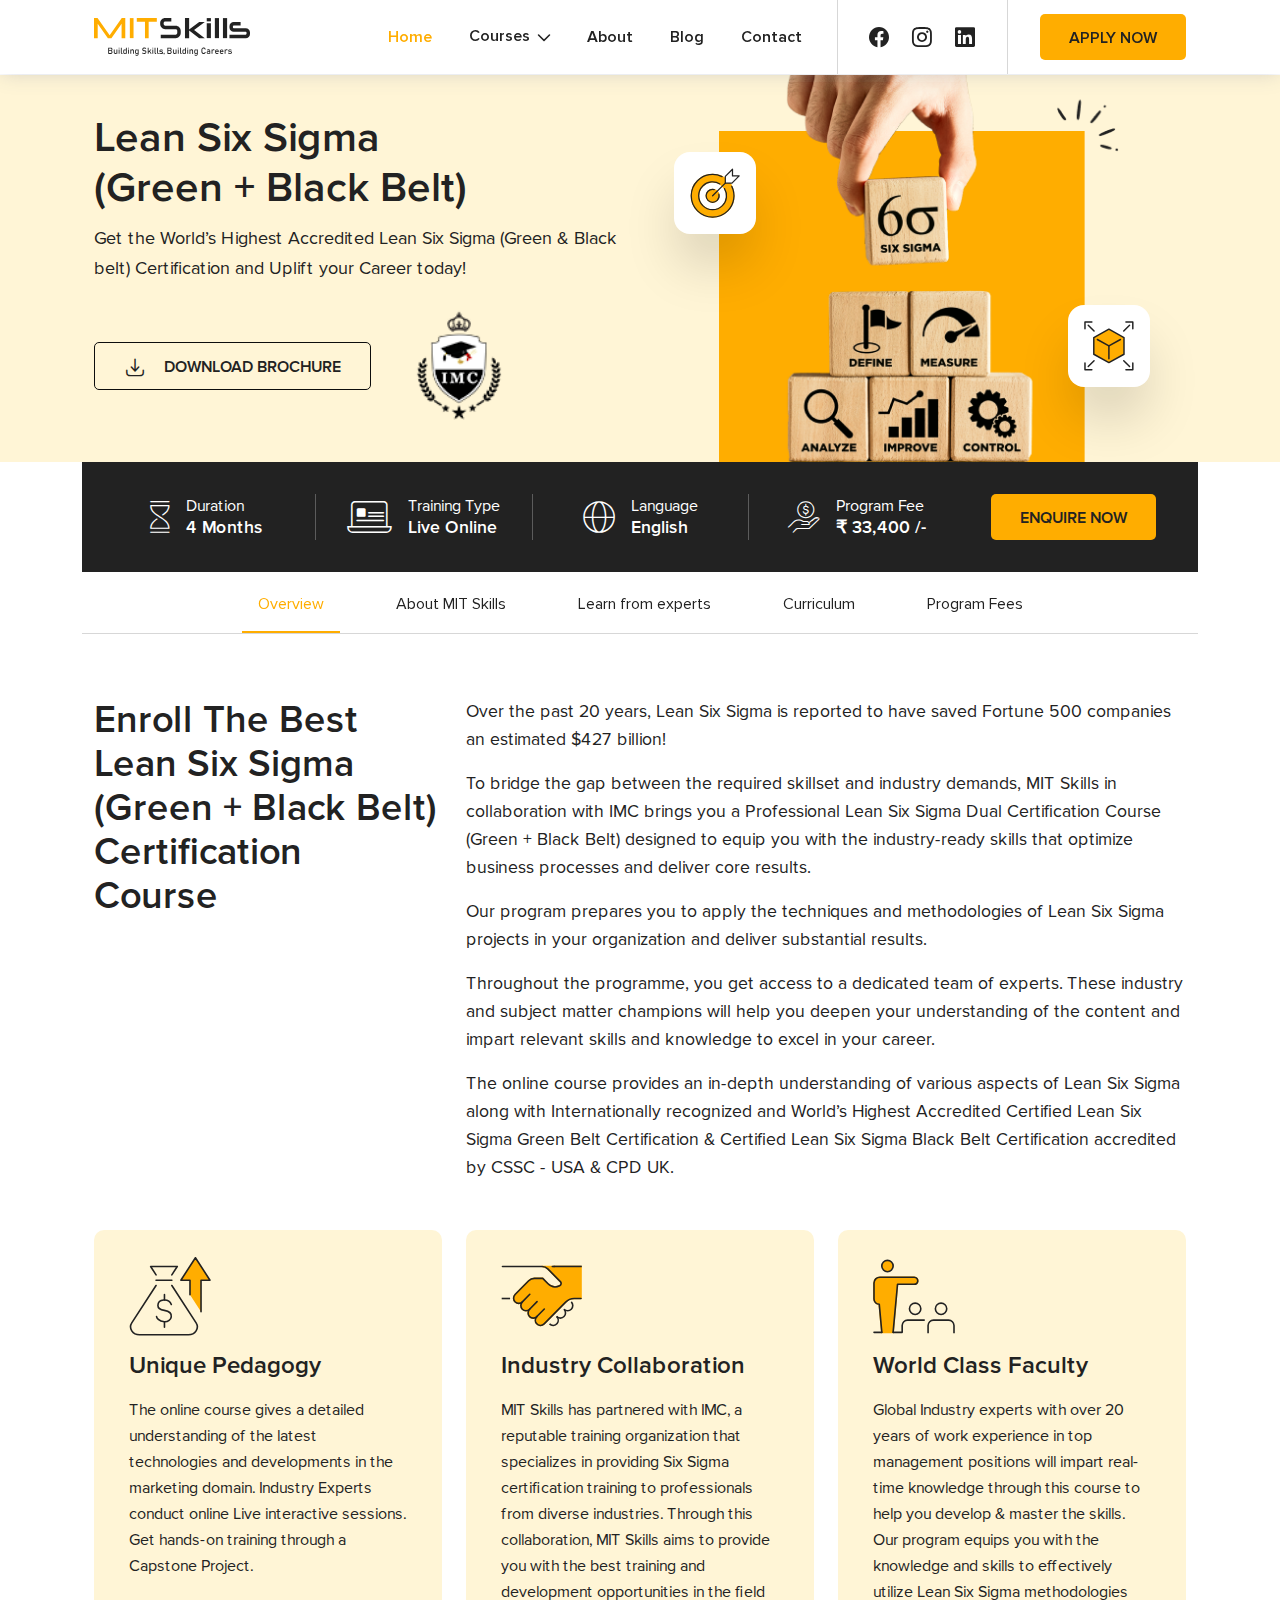
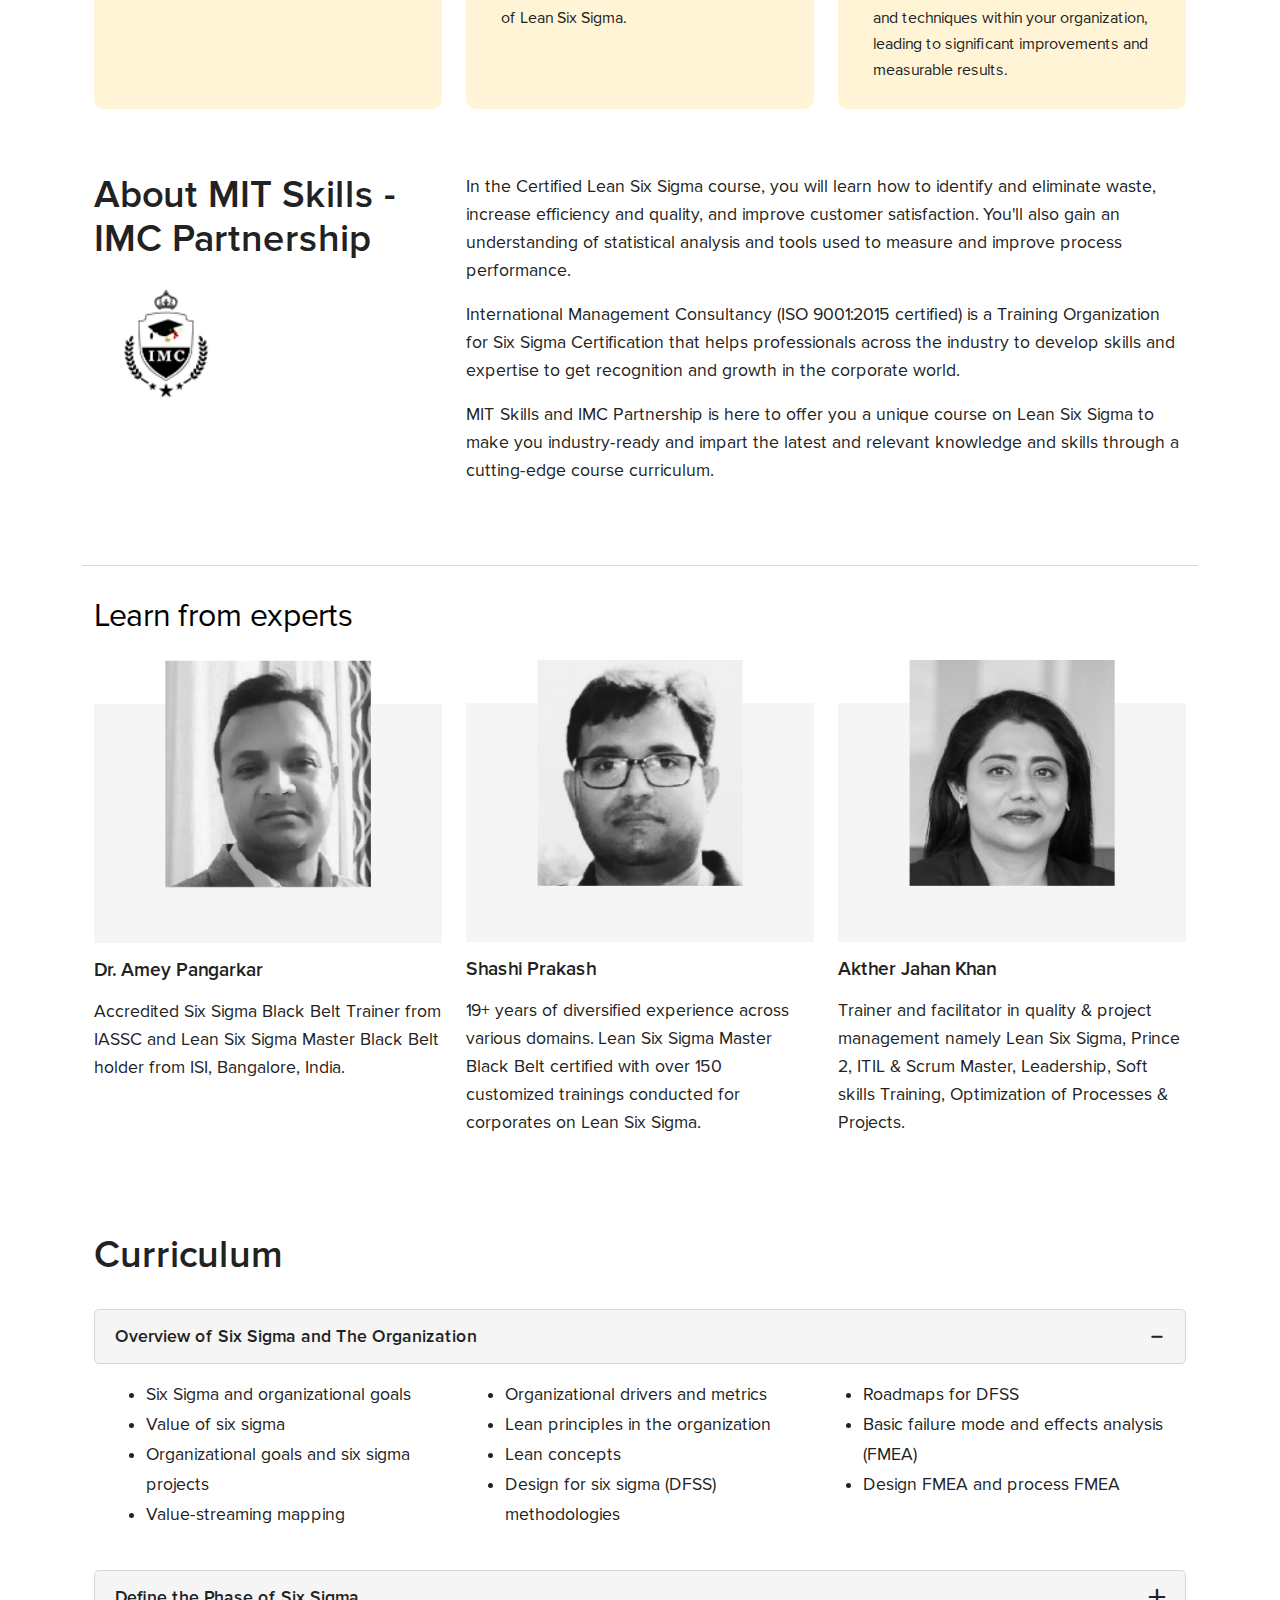
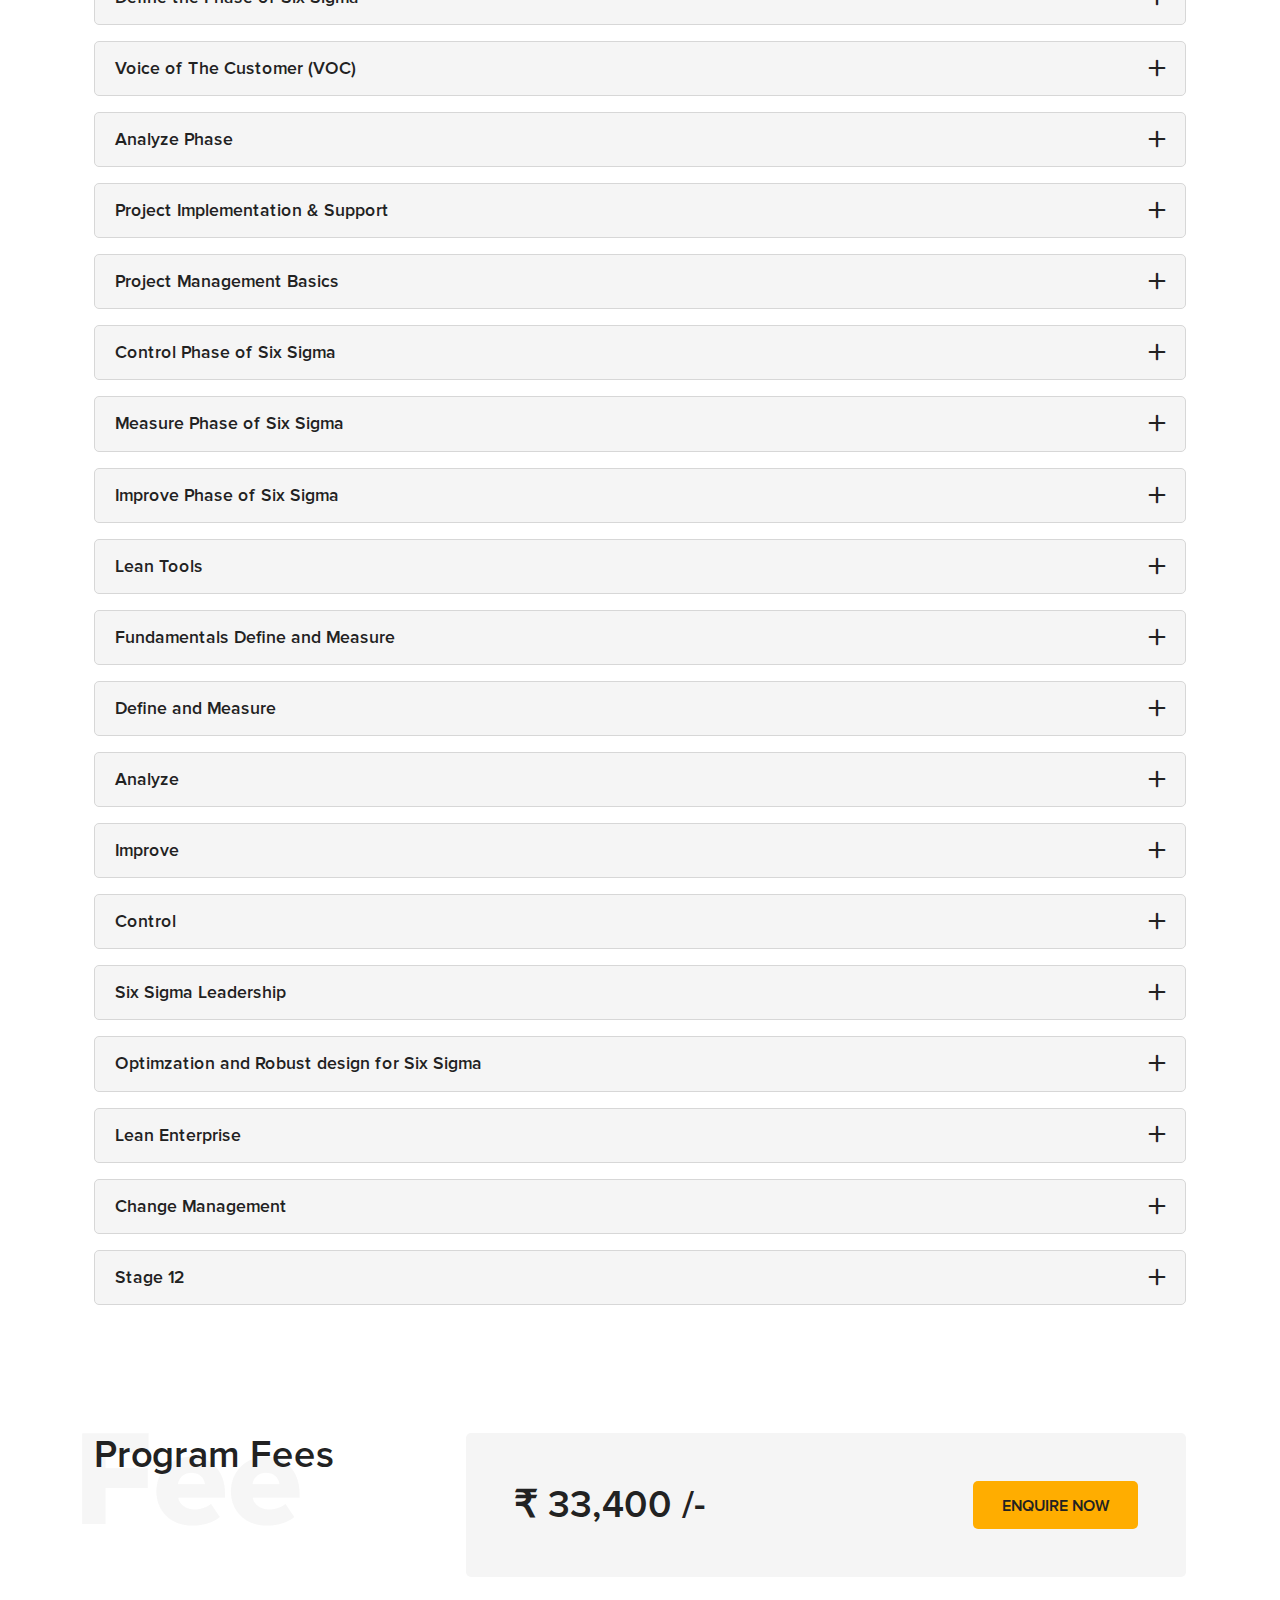
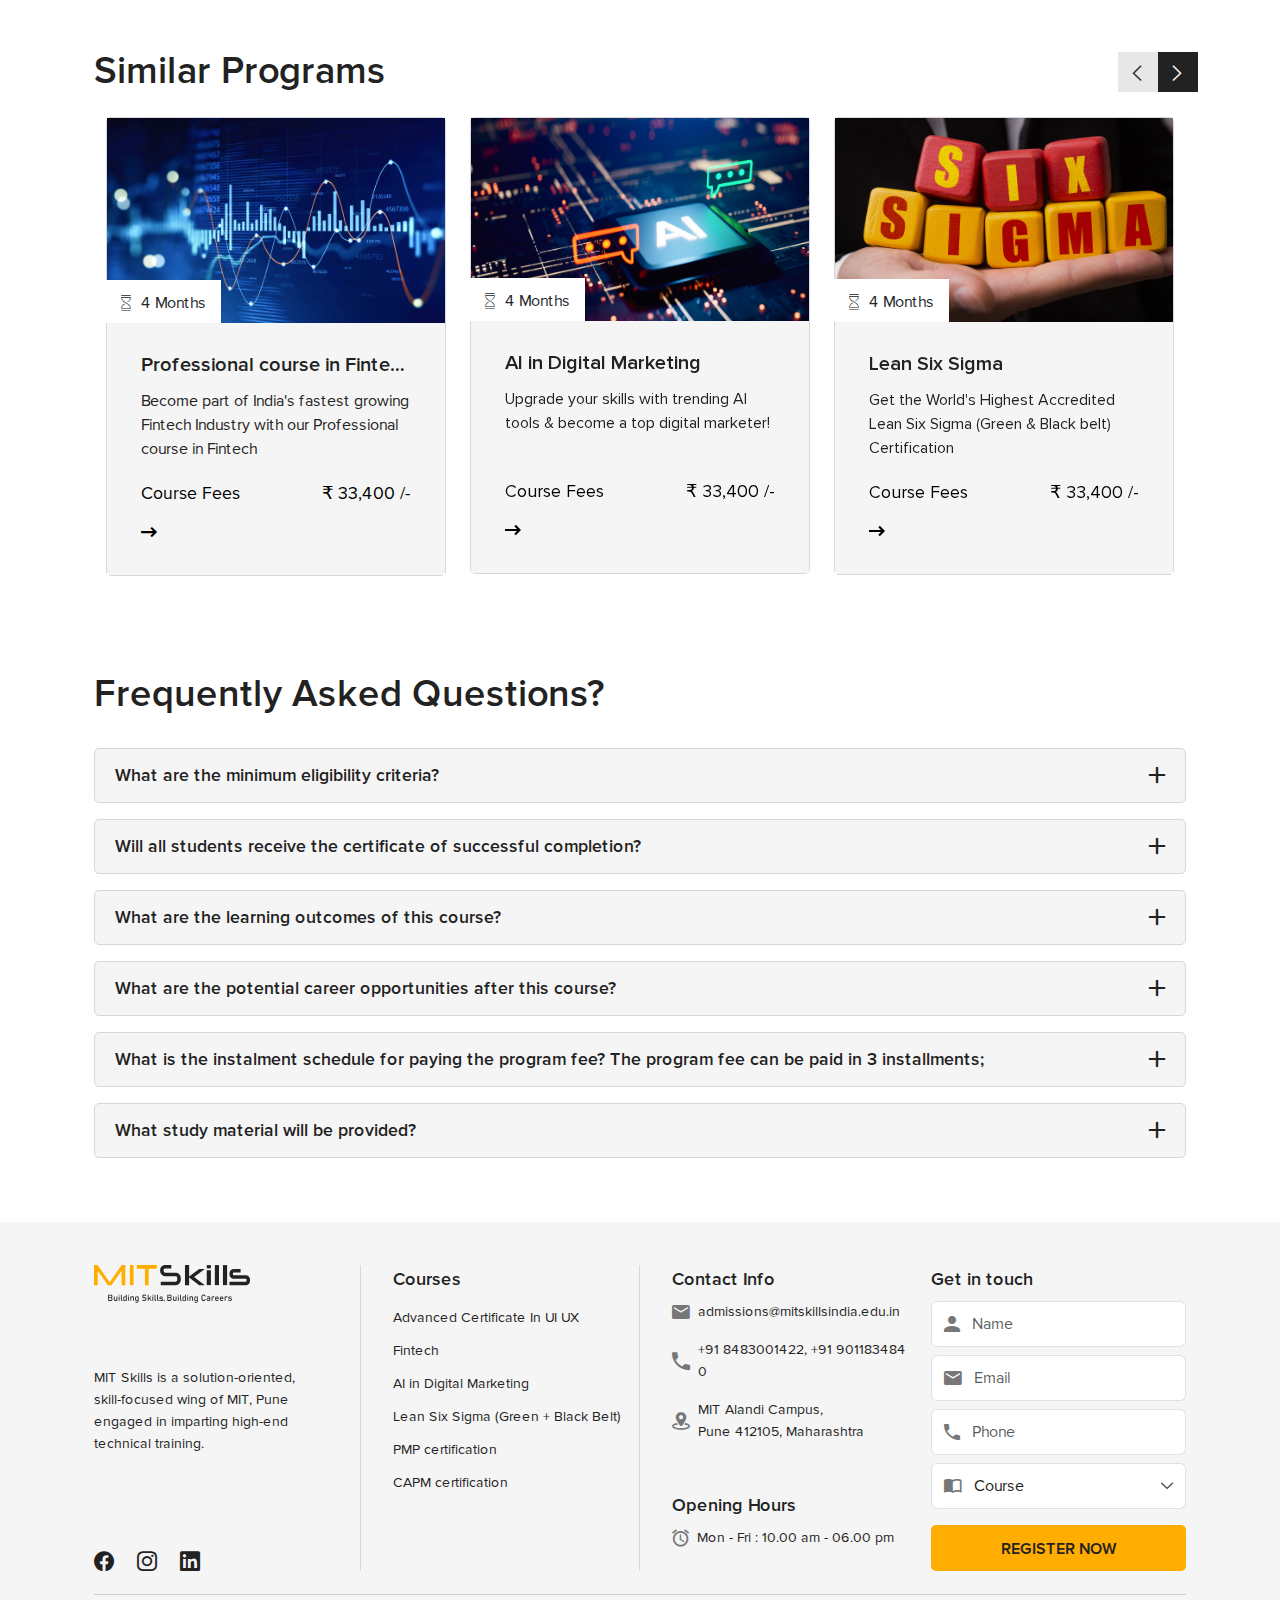
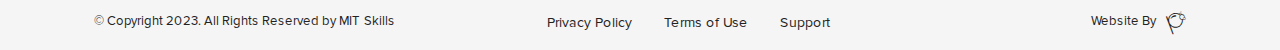
<file: six-sigma.html>
<!DOCTYPE html>
<html lang="en">
  <head>
    <meta charset="UTF-8" />
    <meta http-equiv="X-UA-Compatible" content="IE=edge" />
    <meta name="viewport" content="width=device-width, initial-scale=1.0" />
    <title>MITSkills</title>
    <link rel="icon" type="image/png" href="assets/images/favicon.ico" />
    <link rel="stylesheet" href="assets/css/bootstrap.min.css" />
    <link rel="stylesheet" href="assets/css/bootstrap-select.min.css" />
    <link rel="stylesheet" href="assets/css/slick.min.css" />
    <link rel="stylesheet" href="assets/css/fonts.css" type="text/css" />
    <link rel="stylesheet" href="assets/css/style.css" type="text/css" />
  </head>
  <body>
    <!-- Header Nav Start -->
    <nav class="navbar navbar-expand-lg fixed-top navigation">
      <div class="container">
        <a class="navbar-brand" href="index.html"><img src="assets/images/mitskills-logo.svg" width="auto" height="auto" alt="Logo"></a>
        <button class="navbar-toggler" type="button" data-bs-toggle="collapse" data-bs-target="#navbarSupportedContent" aria-controls="navbarSupportedContent" aria-expanded="false" aria-label="Toggle navigation">
          <span class="navbar-toggler-icon"></span>
        </button>
        <div class="collapse navbar-collapse" id="navbarSupportedContent">

          <ul class="navbar-nav ms-auto">
            <li class="nav-item"><a class="nav-link active" aria-current="page" href="index.html">Home</a></li>
            <li class="nav-item dropdown firstNav">
              <a class="nav-link dropdown-toggle" href="#" role="button" data-bs-toggle="dropdown" aria-expanded="false">Courses</a>
              <ul class="dropdown-menu dropMenu">
                <li><a class="dropdown-item" href="ui-ux.html">Advanced Certificate In UI UX</a></li>
                <li><a class="dropdown-item" href="fintech.html">Fintech</a></li>
                <li><a class="dropdown-item" href="digital-marketing.html">AI in Digital Marketing</a></li>
                <li><a class="dropdown-item" href="six-sigma.html">Lean Six Sigma (Green + Black Belt)</a></li>
                <li class="nav-item dropdown secondnav">
                  <a class="nav-link dropdown-toggle" href="javascript:void(0)" role="button" data-bs-toggle="dropdown" aria-expanded="false">PMI Certification</a>
                  <ul class="dropdown-menu secondDrop">
                    <li><a class="dropdown-item" href="pmp.html">PMP certification</a></li>
                    <li><a class="dropdown-item" href="capm.html">CAPM certification</a></li>
                  </ul>
                </li>
              </ul>
            </li>
            <li class="nav-item"><a class="nav-link" href="about-us.html">About</a></li>
            <li class="nav-item"><a class="nav-link" href="blog.html">Blog</a></li> 
            <li class="nav-item"><a class="nav-link" href="contact-us.html">Contact</a></li>
          </ul>
          <ul class="socials">
            <a class="socials-links" href="#"><i class="mtsk-facebook"></i></a>
            <a class="socials-links" href="#"><i class="mtsk-instagram"></i></a>
            <a class="socials-links" href="#"><i class="mtsk-linkedIn"></i></a>
          </ul>
          <button type="button" class="btn btn-primary mit-button btn-ripple">Apply Now</button>
        </div>
      </div>
    </nav>
    <!-- Header Nav End --->
    <main class="main-body">
      <section class="banner inner-banner six-banner">
        <div class="container">
          <div class="row">
            <div class="col-md-12 col-lg-6 main-banner">
              <h2>Lean Six Sigma <br>(Green + Black Belt)</h2>
              <p>Get the World’s Highest Accredited Lean Six Sigma (Green & Black belt) Certification and Uplift your Career today!</p>
              <div class="page-btn mb-0">
                <button type="button" class="btn btn-primary mit-button cus-btn inner-cus ms-0"><span class="mtsk-download"></span> &nbsp; Download BROCHURE</button>
                <a href="#" class="imc-img ms-3"><img src="assets/images/imc.svg" class="w-100 " width="auto" height="auto" alt="Human Cloud"></a>
              </div>
            </div>
            <div class="col-md-12 col-lg-6">
              <div class="css-details">
                <div class="stc-det student-sec inner-sec">
                  <img src="assets/images/target.svg" alt="">
                </div>
                <img src="assets/images/six-banner.png" class="banner-img" alt="Banner 1">
                <div class="stc-det course-sec inner-sec">
                  <img src="assets/images/zoom.svg" alt="">
                </div>
              </div>
            </div>
          </div>
        </div>
      </section>
      <section>
        <div class="container">
          <div class="row">
            <div class="col-md-12 col-lg-12 enquiry-bar">
              <ul class="program-details">
                <li>
                  <span class="mtsk-duration"></span>
                  <div class="program-feature">
                    <p>Duration</p>
                    <span>4 Months</span>
                  </div>
                </li>
                <li>
                  <span class="mtsk-training"></span>
                  <div class="program-feature">
                    <p>Training Type</p>
                    <span>Live Online</span>
                  </div>
                </li>
                <li>
                  <span class="mtsk-language"></span>
                  <div class="program-feature">
                    <p>Language</p>
                    <span>English</span>
                  </div>
                </li>
                <li>
                  <span class="mtsk-fee"></span>
                  <div class="program-feature">
                    <p>Program Fee </p>
                    <span>₹ 33,400 /-</span>
                  </div>
                </li>
                <li><button type="button" class="btn btn-primary mit-button enquire-btn" data-bs-toggle="modal" data-bs-target="#enquiryModal">Enquire Now</button></li>
              </ul>
            </div>
          </div>
        </div>
      </section>
      <section class="app-featurelist">
        <div class="container">
          <div class="row">
            <ul class="app-features">
              <li><a class="active" href="#overview">Overview</a></li>
              <li><a href="#aboutMIT">About MIT Skills</a></li>
              <li><a href="#learnExpert">Learn from experts</a></li>
              <li><a href="#curriculam">Curriculum</a></li>
              <li><a href="#progressFee">Program Fees</a></li>
            </ul>
          </div>
        </div>
      </section>
      <section id="overview" class="enroll-certification">
          <div class="container">
            <div class="row">
              <div class="col-md-12 col-lg-4 fintech-certi">
                <h2>Enroll The Best <br> Lean Six Sigma <br> (Green + Black Belt) Certification <br> Course</h2>
              </div>
              <div class="col-md-12 col-lg-8 fin-feature">
                <p>Over the past 20 years, Lean Six Sigma is reported to have saved Fortune 500 companies an estimated $427 billion!</p>
                <p>To bridge the gap between the required skillset and industry demands, MIT Skills in collaboration with IMC brings you a Professional Lean Six Sigma Dual Certification Course (Green + Black Belt) designed to equip you with the industry-ready skills that optimize business processes and deliver core results.</p>
                <p>Our program prepares you to apply the techniques and methodologies of Lean Six Sigma projects in your organization and deliver substantial results.</p>
                <p>Throughout the programme, you get access to a dedicated team of experts. These industry and subject matter champions will help you deepen your understanding of the content and impart relevant skills and knowledge to excel in your career.</p>
                <p>The online course provides an in-depth understanding of various aspects of Lean Six Sigma along with Internationally recognized and World’s Highest Accredited Certified Lean Six Sigma Green Belt Certification & Certified Lean Six Sigma Black Belt Certification accredited by CSSC - USA & CPD UK.</p>
              </div>
            </div>
            <div class="row">
              <div class="col-md-12 col-lg-4 pede-card">
                <div class="card over-card">
                  <img src="assets/images/pedagogy.svg" class="img-fluid " alt="...">
                  <div class="card-body">
                    <h5 class="card-title">Unique Pedagogy</h5>
                    <p class="card-text">The online course gives a detailed understanding of the latest technologies and developments in the marketing domain. Industry Experts conduct online Live interactive sessions. Get hands-on training through a Capstone Project.</p>
                  </div>
                </div>
              </div>
              <div class="col-md-12 col-lg-4 pede-card">
                <div class="card over-card">
                  <img src="assets/images/collaberation.svg" class="img-fluid " alt="...">
                  <div class="card-body">
                    <h5 class="card-title">Industry Collaboration</h5>
                    <p class="card-text">MIT Skills has partnered with IMC, a reputable training organization that specializes in providing Six Sigma certification training to professionals from diverse industries. Through this collaboration, MIT Skills aims to provide you with the best training and development opportunities in the field of Lean Six Sigma.</p>
                  </div>
                </div>
              </div>
              <div class="col-md-12 col-lg-4 pede-card">
                <div class="card over-card">
                  <img src="assets/images/faculty.svg" class="img-fluid " alt="...">
                  <div class="card-body">
                    <h5 class="card-title">World Class Faculty</h5>
                    <p class="card-text">Global Industry experts with over 20 years of work experience in top management positions will impart real-time knowledge through this course to help you develop & master the skills. Our program equips you with the knowledge and skills to effectively utilize Lean Six Sigma methodologies and techniques within your organization, leading to significant improvements and measurable results.</p>
                  </div>
                </div>
              </div>
            </div>
          </div>
      </section>
      <section id="aboutMIT" class="enroll-certification">
        <div class="container">
          <div class="row">
            <div class="col-md-12 col-lg-4 fintech-certi aboutMit-skills">
              <h2>About MIT Skills - <br> IMC Partnership</h2>
              <img src="assets/images/imc.svg" alt="">
            </div>
            <div class="col-md-12 col-lg-8 fin-feature">
              <p>In the Certified Lean Six Sigma course, you will learn how to identify and eliminate waste, increase efficiency and quality, and improve customer satisfaction. You'll also gain an understanding of statistical analysis and tools used to measure and improve process performance.</p>
              <p>International Management Consultancy (ISO 9001:2015 certified) is a Training Organization for Six Sigma Certification that helps professionals across the industry to develop skills and expertise to get recognition and growth in the corporate world.</p>
              <p>MIT Skills and IMC Partnership is here to offer you a unique course on Lean Six Sigma to make you industry-ready and impart the latest and relevant knowledge and skills through a cutting-edge course curriculum.</p>
            </div>
          </div>
        </div>
      </section>
      <section id="learnExpert" class="enroll-certification learn-sec">
        <div class="container">
          <div class="row learn-det">
            <h2>Learn from experts</h2>
            <div class="col-md-12 col-lg-4 fintech-certi multi-exp">
              <img src="assets/images/six-1.png" class="img-fluid " alt="">
              <h3>Dr. Amey Pangarkar</h3>
              <p>Accredited Six Sigma Black Belt Trainer from IASSC and Lean Six Sigma Master Black Belt holder from ISI, Bangalore, India.</p>
            </div>
            <div class="col-md-12 col-lg-4 fintech-certi multi-exp">
              <img src="assets/images/six-2.png" class="img-fluid " alt="">
              <h3>Shashi Prakash</h3>
              <p>19+ years of diversified experience across various domains. Lean Six Sigma Master Black Belt certified with over 150 customized trainings conducted for corporates on Lean Six Sigma.</p>
            </div>
            <div class="col-md-12 col-lg-4 fintech-certi multi-exp">
              <img src="assets/images/six-3.png" class="img-fluid " alt="">
              <h3>Akther Jahan Khan</h3>
              <p>Trainer and facilitator in quality & project management namely Lean Six Sigma, Prince 2, ITIL & Scrum Master, Leadership, Soft skills Training, Optimization of Processes & Projects.</p>
            </div>
          </div>
        </div>
      </section>
      <section id="curriculam" class="enroll-certification">
        <div class="container">
          <div class="row">
            <div class="cur-accordiaon">
              <h3>Curriculum</h3>
              <div class="accordion curriculum-accordion" id="curriculum">
                <div class="accordion-item">
                  <h2 class="accordion-header">
                    <button class="accordion-button" type="button" data-bs-toggle="collapse" data-bs-target="#module1" aria-expanded="true" aria-controls="module1">
                      Overview of Six Sigma and The Organization
                    </button>
                  </h2>
                  <div id="module1" class="accordion-collapse collapse show" data-bs-parent="#curriculum">
                    <div class="accordion-body">
                      <div class="row">
                        <div class="col-md-12 col-lg-4">
                          <div class="fintech-module">
                            <ul>
                              <li>Six Sigma and organizational goals</li>
                              <li>Value of six sigma</li>
                              <li>Organizational goals and six sigma projects</li>
                              <li>Value-streaming mapping</li>
                            </ul>
                          </div>
                        </div>
                        <div class="col-md-12 col-lg-4">
                          <div class="fintech-module">
                            <ul>
                              <li>Organizational drivers and metrics</li>
                              <li>Lean principles in the organization</li>
                              <li>Lean concepts</li>
                              <li>Design for six sigma (DFSS) methodologies</li>
                            </ul>
                          </div>
                        </div>
                        <div class="col-md-12 col-lg-4">
                          <div class="fintech-module">
                            <ul>
                              <li>Roadmaps for DFSS</li>
                              <li>Basic failure mode and effects analysis (FMEA)</li>
                              <li>Design FMEA and process FMEA</li>
                            </ul>
                          </div>
                        </div>
                      </div>
                    </div>
                  </div>
                </div>
                <div class="accordion-item">
                  <h2 class="accordion-header">
                    <button class="accordion-button collapsed" type="button" data-bs-toggle="collapse" data-bs-target="#module2" aria-expanded="false" aria-controls="module2">
                      Define the Phase of Six Sigma
                    </button>
                  </h2>
                  <div id="module2" class="accordion-collapse collapse" data-bs-parent="#curriculum">
                    <div class="accordion-body">
                      <div class="row">
                        <div class="col-md-12 col-lg-4">
                          <div class="fintech-module">
                            <ul>
                              <li>Six Sigma and organizational goals</li>
                              <li>Value of six sigma</li>
                              <li>Organizational goals and six sigma projects</li>
                              <li>Value-streaming mapping</li>
                            </ul>
                          </div>
                        </div>
                        <div class="col-md-12 col-lg-4">
                          <div class="fintech-module">
                            <ul>
                              <li>Organizational drivers and metrics</li>
                              <li>Lean principles in the organization</li>
                              <li>Lean concepts</li>
                              <li>Design for six sigma (DFSS) methodologies</li>
                            </ul>
                          </div>
                        </div>
                        <div class="col-md-12 col-lg-4">
                          <div class="fintech-module">
                            <ul>
                              <li>Roadmaps for DFSS</li>
                              <li>Basic failure mode and effects analysis (FMEA)</li>
                              <li>Design FMEA and process FMEA</li>
                            </ul>
                          </div>
                        </div>
                      </div>
                    </div>
                  </div>
                </div>
                <div class="accordion-item">
                  <h2 class="accordion-header">
                    <button class="accordion-button collapsed" type="button" data-bs-toggle="collapse" data-bs-target="#module3" aria-expanded="false" aria-controls="module3">
                      Voice of The Customer (VOC)
                    </button>
                  </h2>
                  <div id="module3" class="accordion-collapse collapse" data-bs-parent="#curriculum">
                    <div class="accordion-body">
                      <div class="row">
                        <div class="col-md-12 col-lg-4">
                          <div class="fintech-module">
                            <ul>
                              <li>Six Sigma and organizational goals</li>
                              <li>Value of six sigma</li>
                              <li>Organizational goals and six sigma projects</li>
                              <li>Value-streaming mapping</li>
                            </ul>
                          </div>
                        </div>
                        <div class="col-md-12 col-lg-4">
                          <div class="fintech-module">
                            <ul>
                              <li>Organizational drivers and metrics</li>
                              <li>Lean principles in the organization</li>
                              <li>Lean concepts</li>
                              <li>Design for six sigma (DFSS) methodologies</li>
                            </ul>
                          </div>
                        </div>
                        <div class="col-md-12 col-lg-4">
                          <div class="fintech-module">
                            <ul>
                              <li>Roadmaps for DFSS</li>
                              <li>Basic failure mode and effects analysis (FMEA)</li>
                              <li>Design FMEA and process FMEA</li>
                            </ul>
                          </div>
                        </div>
                      </div>
                    </div>
                  </div>
                </div>
                <div class="accordion-item">
                  <h2 class="accordion-header">
                    <button class="accordion-button collapsed" type="button" data-bs-toggle="collapse" data-bs-target="#module4" aria-expanded="false" aria-controls="module4">
                      Analyze Phase
                    </button>
                  </h2>
                  <div id="module4" class="accordion-collapse collapse" data-bs-parent="#curriculum">
                    <div class="accordion-body">
                      <div class="row">
                        <div class="col-md-12 col-lg-4">
                          <div class="fintech-module">
                            <ul>
                              <li>Six Sigma and organizational goals</li>
                              <li>Value of six sigma</li>
                              <li>Organizational goals and six sigma projects</li>
                              <li>Value-streaming mapping</li>
                            </ul>
                          </div>
                        </div>
                        <div class="col-md-12 col-lg-4">
                          <div class="fintech-module">
                            <ul>
                              <li>Organizational drivers and metrics</li>
                              <li>Lean principles in the organization</li>
                              <li>Lean concepts</li>
                              <li>Design for six sigma (DFSS) methodologies</li>
                            </ul>
                          </div>
                        </div>
                        <div class="col-md-12 col-lg-4">
                          <div class="fintech-module">
                            <ul>
                              <li>Roadmaps for DFSS</li>
                              <li>Basic failure mode and effects analysis (FMEA)</li>
                              <li>Design FMEA and process FMEA</li>
                            </ul>
                          </div>
                        </div>
                      </div>
                    </div>
                  </div>
                </div>
                <div class="accordion-item">
                  <h2 class="accordion-header">
                    <button class="accordion-button collapsed" type="button" data-bs-toggle="collapse" data-bs-target="#module5" aria-expanded="false" aria-controls="module5">
                      Project Implementation & Support
                    </button>
                  </h2>
                  <div id="module5" class="accordion-collapse collapse" data-bs-parent="#curriculum">
                    <div class="accordion-body">
                      <div class="row">
                        <div class="col-md-12 col-lg-4">
                          <div class="fintech-module">
                            <ul>
                              <li>Six Sigma and organizational goals</li>
                              <li>Value of six sigma</li>
                              <li>Organizational goals and six sigma projects</li>
                              <li>Value-streaming mapping</li>
                            </ul>
                          </div>
                        </div>
                        <div class="col-md-12 col-lg-4">
                          <div class="fintech-module">
                            <ul>
                              <li>Organizational drivers and metrics</li>
                              <li>Lean principles in the organization</li>
                              <li>Lean concepts</li>
                              <li>Design for six sigma (DFSS) methodologies</li>
                            </ul>
                          </div>
                        </div>
                        <div class="col-md-12 col-lg-4">
                          <div class="fintech-module">
                            <ul>
                              <li>Roadmaps for DFSS</li>
                              <li>Basic failure mode and effects analysis (FMEA)</li>
                              <li>Design FMEA and process FMEA</li>
                            </ul>
                          </div>
                        </div>
                      </div>
                    </div>
                  </div>
                </div>
                <div class="accordion-item">
                  <h2 class="accordion-header">
                    <button class="accordion-button collapsed" type="button" data-bs-toggle="collapse" data-bs-target="#module6" aria-expanded="false" aria-controls="module6">
                      Project Management Basics
                    </button>
                  </h2>
                  <div id="module6" class="accordion-collapse collapse" data-bs-parent="#curriculum">
                    <div class="accordion-body">
                      <div class="row">
                        <div class="col-md-12 col-lg-4">
                          <div class="fintech-module">
                            <ul>
                              <li>Six Sigma and organizational goals</li>
                              <li>Value of six sigma</li>
                              <li>Organizational goals and six sigma projects</li>
                              <li>Value-streaming mapping</li>
                            </ul>
                          </div>
                        </div>
                        <div class="col-md-12 col-lg-4">
                          <div class="fintech-module">
                            <ul>
                              <li>Organizational drivers and metrics</li>
                              <li>Lean principles in the organization</li>
                              <li>Lean concepts</li>
                              <li>Design for six sigma (DFSS) methodologies</li>
                            </ul>
                          </div>
                        </div>
                        <div class="col-md-12 col-lg-4">
                          <div class="fintech-module">
                            <ul>
                              <li>Roadmaps for DFSS</li>
                              <li>Basic failure mode and effects analysis (FMEA)</li>
                              <li>Design FMEA and process FMEA</li>
                            </ul>
                          </div>
                        </div>
                      </div>
                    </div>
                  </div>
                </div>
                <div class="accordion-item">
                  <h2 class="accordion-header">
                    <button class="accordion-button collapsed" type="button" data-bs-toggle="collapse" data-bs-target="#module7" aria-expanded="false" aria-controls="module7">
                      Control Phase of Six Sigma
                    </button>
                  </h2>
                  <div id="module7" class="accordion-collapse collapse" data-bs-parent="#curriculum">
                    <div class="accordion-body">
                      <div class="row">
                        <div class="col-md-12 col-lg-4">
                          <div class="fintech-module">
                            <ul>
                              <li>Six Sigma and organizational goals</li>
                              <li>Value of six sigma</li>
                              <li>Organizational goals and six sigma projects</li>
                              <li>Value-streaming mapping</li>
                            </ul>
                          </div>
                        </div>
                        <div class="col-md-12 col-lg-4">
                          <div class="fintech-module">
                            <ul>
                              <li>Organizational drivers and metrics</li>
                              <li>Lean principles in the organization</li>
                              <li>Lean concepts</li>
                              <li>Design for six sigma (DFSS) methodologies</li>
                            </ul>
                          </div>
                        </div>
                        <div class="col-md-12 col-lg-4">
                          <div class="fintech-module">
                            <ul>
                              <li>Roadmaps for DFSS</li>
                              <li>Basic failure mode and effects analysis (FMEA)</li>
                              <li>Design FMEA and process FMEA</li>
                            </ul>
                          </div>
                        </div>
                      </div>
                    </div>
                  </div>
                </div>
                <div class="accordion-item">
                  <h2 class="accordion-header">
                    <button class="accordion-button collapsed" type="button" data-bs-toggle="collapse" data-bs-target="#module8" aria-expanded="false" aria-controls="module8">
                      Measure Phase of Six Sigma
                    </button>
                  </h2>
                  <div id="module8" class="accordion-collapse collapse" data-bs-parent="#curriculum">
                    <div class="accordion-body">
                      <div class="row">
                        <div class="col-md-12 col-lg-4">
                          <div class="fintech-module">
                            <ul>
                              <li>Six Sigma and organizational goals</li>
                              <li>Value of six sigma</li>
                              <li>Organizational goals and six sigma projects</li>
                              <li>Value-streaming mapping</li>
                            </ul>
                          </div>
                        </div>
                        <div class="col-md-12 col-lg-4">
                          <div class="fintech-module">
                            <ul>
                              <li>Organizational drivers and metrics</li>
                              <li>Lean principles in the organization</li>
                              <li>Lean concepts</li>
                              <li>Design for six sigma (DFSS) methodologies</li>
                            </ul>
                          </div>
                        </div>
                        <div class="col-md-12 col-lg-4">
                          <div class="fintech-module">
                            <ul>
                              <li>Roadmaps for DFSS</li>
                              <li>Basic failure mode and effects analysis (FMEA)</li>
                              <li>Design FMEA and process FMEA</li>
                            </ul>
                          </div>
                        </div>
                      </div>
                    </div>
                  </div>
                </div>
                <div class="accordion-item">
                  <h2 class="accordion-header">
                    <button class="accordion-button collapsed" type="button" data-bs-toggle="collapse" data-bs-target="#module9" aria-expanded="false" aria-controls="module9">
                      Improve Phase of Six Sigma
                    </button>
                  </h2>
                  <div id="module9" class="accordion-collapse collapse" data-bs-parent="#curriculum">
                    <div class="accordion-body">
                      <div class="row">
                        <div class="col-md-12 col-lg-4">
                          <div class="fintech-module">
                            <ul>
                              <li>Six Sigma and organizational goals</li>
                              <li>Value of six sigma</li>
                              <li>Organizational goals and six sigma projects</li>
                              <li>Value-streaming mapping</li>
                            </ul>
                          </div>
                        </div>
                        <div class="col-md-12 col-lg-4">
                          <div class="fintech-module">
                            <ul>
                              <li>Organizational drivers and metrics</li>
                              <li>Lean principles in the organization</li>
                              <li>Lean concepts</li>
                              <li>Design for six sigma (DFSS) methodologies</li>
                            </ul>
                          </div>
                        </div>
                        <div class="col-md-12 col-lg-4">
                          <div class="fintech-module">
                            <ul>
                              <li>Roadmaps for DFSS</li>
                              <li>Basic failure mode and effects analysis (FMEA)</li>
                              <li>Design FMEA and process FMEA</li>
                            </ul>
                          </div>
                        </div>
                      </div>
                    </div>
                  </div>
                </div>
                <div class="accordion-item">
                  <h2 class="accordion-header">
                    <button class="accordion-button collapsed" type="button" data-bs-toggle="collapse" data-bs-target="#module10" aria-expanded="false" aria-controls="module10">
                      Lean Tools
                    </button>
                  </h2>
                  <div id="module10" class="accordion-collapse collapse" data-bs-parent="#curriculum">
                    <div class="accordion-body">
                      <div class="row">
                        <div class="col-md-12 col-lg-4">
                          <div class="fintech-module">
                            <ul>
                              <li>Six Sigma and organizational goals</li>
                              <li>Value of six sigma</li>
                              <li>Organizational goals and six sigma projects</li>
                              <li>Value-streaming mapping</li>
                            </ul>
                          </div>
                        </div>
                        <div class="col-md-12 col-lg-4">
                          <div class="fintech-module">
                            <ul>
                              <li>Organizational drivers and metrics</li>
                              <li>Lean principles in the organization</li>
                              <li>Lean concepts</li>
                              <li>Design for six sigma (DFSS) methodologies</li>
                            </ul>
                          </div>
                        </div>
                        <div class="col-md-12 col-lg-4">
                          <div class="fintech-module">
                            <ul>
                              <li>Roadmaps for DFSS</li>
                              <li>Basic failure mode and effects analysis (FMEA)</li>
                              <li>Design FMEA and process FMEA</li>
                            </ul>
                          </div>
                        </div>
                      </div>
                    </div>
                  </div>
                </div>
                <div class="accordion-item">
                  <h2 class="accordion-header">
                    <button class="accordion-button collapsed" type="button" data-bs-toggle="collapse" data-bs-target="#module11" aria-expanded="false" aria-controls="module11">
                      Fundamentals Define and Measure
                    </button>
                  </h2>
                  <div id="module11" class="accordion-collapse collapse" data-bs-parent="#curriculum">
                    <div class="accordion-body">
                      <div class="row">
                        <div class="col-md-12 col-lg-4">
                          <div class="fintech-module">
                            <ul>
                              <li>Six Sigma and organizational goals</li>
                              <li>Value of six sigma</li>
                              <li>Organizational goals and six sigma projects</li>
                              <li>Value-streaming mapping</li>
                            </ul>
                          </div>
                        </div>
                        <div class="col-md-12 col-lg-4">
                          <div class="fintech-module">
                            <ul>
                              <li>Organizational drivers and metrics</li>
                              <li>Lean principles in the organization</li>
                              <li>Lean concepts</li>
                              <li>Design for six sigma (DFSS) methodologies</li>
                            </ul>
                          </div>
                        </div>
                        <div class="col-md-12 col-lg-4">
                          <div class="fintech-module">
                            <ul>
                              <li>Roadmaps for DFSS</li>
                              <li>Basic failure mode and effects analysis (FMEA)</li>
                              <li>Design FMEA and process FMEA</li>
                            </ul>
                          </div>
                        </div>
                      </div>
                    </div>
                  </div>
                </div>
                <div class="accordion-item">
                  <h2 class="accordion-header">
                    <button class="accordion-button collapsed" type="button" data-bs-toggle="collapse" data-bs-target="#module12" aria-expanded="false" aria-controls="module12">
                      Define and Measure
                    </button>
                  </h2>
                  <div id="module12" class="accordion-collapse collapse" data-bs-parent="#curriculum">
                    <div class="accordion-body">
                      <div class="row">
                        <div class="col-md-12 col-lg-4">
                          <div class="fintech-module">
                            <ul>
                              <li>Six Sigma and organizational goals</li>
                              <li>Value of six sigma</li>
                              <li>Organizational goals and six sigma projects</li>
                              <li>Value-streaming mapping</li>
                            </ul>
                          </div>
                        </div>
                        <div class="col-md-12 col-lg-4">
                          <div class="fintech-module">
                            <ul>
                              <li>Organizational drivers and metrics</li>
                              <li>Lean principles in the organization</li>
                              <li>Lean concepts</li>
                              <li>Design for six sigma (DFSS) methodologies</li>
                            </ul>
                          </div>
                        </div>
                        <div class="col-md-12 col-lg-4">
                          <div class="fintech-module">
                            <ul>
                              <li>Roadmaps for DFSS</li>
                              <li>Basic failure mode and effects analysis (FMEA)</li>
                              <li>Design FMEA and process FMEA</li>
                            </ul>
                          </div>
                        </div>
                      </div>
                    </div>
                  </div>
                </div>
                <div class="accordion-item">
                  <h2 class="accordion-header">
                    <button class="accordion-button collapsed" type="button" data-bs-toggle="collapse" data-bs-target="#module13" aria-expanded="false" aria-controls="module13">
                      Analyze
                    </button>
                  </h2>
                  <div id="module13" class="accordion-collapse collapse" data-bs-parent="#curriculum">
                    <div class="accordion-body">
                      <div class="row">
                        <div class="col-md-12 col-lg-4">
                          <div class="fintech-module">
                            <ul>
                              <li>Six Sigma and organizational goals</li>
                              <li>Value of six sigma</li>
                              <li>Organizational goals and six sigma projects</li>
                              <li>Value-streaming mapping</li>
                            </ul>
                          </div>
                        </div>
                        <div class="col-md-12 col-lg-4">
                          <div class="fintech-module">
                            <ul>
                              <li>Organizational drivers and metrics</li>
                              <li>Lean principles in the organization</li>
                              <li>Lean concepts</li>
                              <li>Design for six sigma (DFSS) methodologies</li>
                            </ul>
                          </div>
                        </div>
                        <div class="col-md-12 col-lg-4">
                          <div class="fintech-module">
                            <ul>
                              <li>Roadmaps for DFSS</li>
                              <li>Basic failure mode and effects analysis (FMEA)</li>
                              <li>Design FMEA and process FMEA</li>
                            </ul>
                          </div>
                        </div>
                      </div>
                    </div>
                  </div>
                </div>
                <div class="accordion-item">
                  <h2 class="accordion-header">
                    <button class="accordion-button collapsed" type="button" data-bs-toggle="collapse" data-bs-target="#module14" aria-expanded="false" aria-controls="module14">
                      Improve
                    </button>
                  </h2>
                  <div id="module14" class="accordion-collapse collapse" data-bs-parent="#curriculum">
                    <div class="accordion-body">
                      <div class="row">
                        <div class="col-md-12 col-lg-4">
                          <div class="fintech-module">
                            <ul>
                              <li>Six Sigma and organizational goals</li>
                              <li>Value of six sigma</li>
                              <li>Organizational goals and six sigma projects</li>
                              <li>Value-streaming mapping</li>
                            </ul>
                          </div>
                        </div>
                        <div class="col-md-12 col-lg-4">
                          <div class="fintech-module">
                            <ul>
                              <li>Organizational drivers and metrics</li>
                              <li>Lean principles in the organization</li>
                              <li>Lean concepts</li>
                              <li>Design for six sigma (DFSS) methodologies</li>
                            </ul>
                          </div>
                        </div>
                        <div class="col-md-12 col-lg-4">
                          <div class="fintech-module">
                            <ul>
                              <li>Roadmaps for DFSS</li>
                              <li>Basic failure mode and effects analysis (FMEA)</li>
                              <li>Design FMEA and process FMEA</li>
                            </ul>
                          </div>
                        </div>
                      </div>
                    </div>
                  </div>
                </div>


                <div class="accordion-item">
                  <h2 class="accordion-header">
                    <button class="accordion-button collapsed" type="button" data-bs-toggle="collapse" data-bs-target="#module15" aria-expanded="false" aria-controls="module15">
                      Control
                    </button>
                  </h2>
                  <div id="module15" class="accordion-collapse collapse" data-bs-parent="#curriculum">
                    <div class="accordion-body">
                      <div class="row">
                        <div class="col-md-12 col-lg-4">
                          <div class="fintech-module">
                            <ul>
                              <li>Six Sigma and organizational goals</li>
                              <li>Value of six sigma</li>
                              <li>Organizational goals and six sigma projects</li>
                              <li>Value-streaming mapping</li>
                            </ul>
                          </div>
                        </div>
                        <div class="col-md-12 col-lg-4">
                          <div class="fintech-module">
                            <ul>
                              <li>Organizational drivers and metrics</li>
                              <li>Lean principles in the organization</li>
                              <li>Lean concepts</li>
                              <li>Design for six sigma (DFSS) methodologies</li>
                            </ul>
                          </div>
                        </div>
                        <div class="col-md-12 col-lg-4">
                          <div class="fintech-module">
                            <ul>
                              <li>Roadmaps for DFSS</li>
                              <li>Basic failure mode and effects analysis (FMEA)</li>
                              <li>Design FMEA and process FMEA</li>
                            </ul>
                          </div>
                        </div>
                      </div>
                    </div>
                  </div>
                </div>
                <div class="accordion-item">
                  <h2 class="accordion-header">
                    <button class="accordion-button collapsed" type="button" data-bs-toggle="collapse" data-bs-target="#module16" aria-expanded="false" aria-controls="module16">
                      Six Sigma Leadership
                    </button>
                  </h2>
                  <div id="module16" class="accordion-collapse collapse" data-bs-parent="#curriculum">
                    <div class="accordion-body">
                      <div class="row">
                        <div class="col-md-12 col-lg-4">
                          <div class="fintech-module">
                            <ul>
                              <li>Six Sigma and organizational goals</li>
                              <li>Value of six sigma</li>
                              <li>Organizational goals and six sigma projects</li>
                              <li>Value-streaming mapping</li>
                            </ul>
                          </div>
                        </div>
                        <div class="col-md-12 col-lg-4">
                          <div class="fintech-module">
                            <ul>
                              <li>Organizational drivers and metrics</li>
                              <li>Lean principles in the organization</li>
                              <li>Lean concepts</li>
                              <li>Design for six sigma (DFSS) methodologies</li>
                            </ul>
                          </div>
                        </div>
                        <div class="col-md-12 col-lg-4">
                          <div class="fintech-module">
                            <ul>
                              <li>Roadmaps for DFSS</li>
                              <li>Basic failure mode and effects analysis (FMEA)</li>
                              <li>Design FMEA and process FMEA</li>
                            </ul>
                          </div>
                        </div>
                      </div>
                    </div>
                  </div>
                </div>
                <div class="accordion-item">
                  <h2 class="accordion-header">
                    <button class="accordion-button collapsed" type="button" data-bs-toggle="collapse" data-bs-target="#module17" aria-expanded="false" aria-controls="module17">
                      Optimzation and Robust design for Six Sigma
                    </button>
                  </h2>
                  <div id="module17" class="accordion-collapse collapse" data-bs-parent="#curriculum">
                    <div class="accordion-body">
                      <div class="row">
                        <div class="col-md-12 col-lg-4">
                          <div class="fintech-module">
                            <ul>
                              <li>Six Sigma and organizational goals</li>
                              <li>Value of six sigma</li>
                              <li>Organizational goals and six sigma projects</li>
                              <li>Value-streaming mapping</li>
                            </ul>
                          </div>
                        </div>
                        <div class="col-md-12 col-lg-4">
                          <div class="fintech-module">
                            <ul>
                              <li>Organizational drivers and metrics</li>
                              <li>Lean principles in the organization</li>
                              <li>Lean concepts</li>
                              <li>Design for six sigma (DFSS) methodologies</li>
                            </ul>
                          </div>
                        </div>
                        <div class="col-md-12 col-lg-4">
                          <div class="fintech-module">
                            <ul>
                              <li>Roadmaps for DFSS</li>
                              <li>Basic failure mode and effects analysis (FMEA)</li>
                              <li>Design FMEA and process FMEA</li>
                            </ul>
                          </div>
                        </div>
                      </div>
                    </div>
                  </div>
                </div>
                <div class="accordion-item">
                  <h2 class="accordion-header">
                    <button class="accordion-button collapsed" type="button" data-bs-toggle="collapse" data-bs-target="#module18" aria-expanded="false" aria-controls="module18">
                      Lean Enterprise
                    </button>
                  </h2>
                  <div id="module18" class="accordion-collapse collapse" data-bs-parent="#curriculum">
                    <div class="accordion-body">
                      <div class="row">
                        <div class="col-md-12 col-lg-4">
                          <div class="fintech-module">
                            <ul>
                              <li>Six Sigma and organizational goals</li>
                              <li>Value of six sigma</li>
                              <li>Organizational goals and six sigma projects</li>
                              <li>Value-streaming mapping</li>
                            </ul>
                          </div>
                        </div>
                        <div class="col-md-12 col-lg-4">
                          <div class="fintech-module">
                            <ul>
                              <li>Organizational drivers and metrics</li>
                              <li>Lean principles in the organization</li>
                              <li>Lean concepts</li>
                              <li>Design for six sigma (DFSS) methodologies</li>
                            </ul>
                          </div>
                        </div>
                        <div class="col-md-12 col-lg-4">
                          <div class="fintech-module">
                            <ul>
                              <li>Roadmaps for DFSS</li>
                              <li>Basic failure mode and effects analysis (FMEA)</li>
                              <li>Design FMEA and process FMEA</li>
                            </ul>
                          </div>
                        </div>
                      </div>
                    </div>
                  </div>
                </div>
                <div class="accordion-item">
                  <h2 class="accordion-header">
                    <button class="accordion-button collapsed" type="button" data-bs-toggle="collapse" data-bs-target="#module19" aria-expanded="false" aria-controls="module19">
                      Change Management
                    </button>
                  </h2>
                  <div id="module19" class="accordion-collapse collapse" data-bs-parent="#curriculum">
                    <div class="accordion-body">
                      <div class="row">
                        <div class="col-md-12 col-lg-4">
                          <div class="fintech-module">
                            <ul>
                              <li>Six Sigma and organizational goals</li>
                              <li>Value of six sigma</li>
                              <li>Organizational goals and six sigma projects</li>
                              <li>Value-streaming mapping</li>
                            </ul>
                          </div>
                        </div>
                        <div class="col-md-12 col-lg-4">
                          <div class="fintech-module">
                            <ul>
                              <li>Organizational drivers and metrics</li>
                              <li>Lean principles in the organization</li>
                              <li>Lean concepts</li>
                              <li>Design for six sigma (DFSS) methodologies</li>
                            </ul>
                          </div>
                        </div>
                        <div class="col-md-12 col-lg-4">
                          <div class="fintech-module">
                            <ul>
                              <li>Roadmaps for DFSS</li>
                              <li>Basic failure mode and effects analysis (FMEA)</li>
                              <li>Design FMEA and process FMEA</li>
                            </ul>
                          </div>
                        </div>
                      </div>
                    </div>
                  </div>
                </div>
                <div class="accordion-item">
                  <h2 class="accordion-header">
                    <button class="accordion-button collapsed" type="button" data-bs-toggle="collapse" data-bs-target="#module20" aria-expanded="false" aria-controls="module20">
                      Stage 12
                    </button>
                  </h2>
                  <div id="module20" class="accordion-collapse collapse" data-bs-parent="#curriculum">
                    <div class="accordion-body">
                      <div class="row">
                        <div class="col-md-12 col-lg-4">
                          <div class="fintech-module">
                            <ul>
                              <li>Six Sigma and organizational goals</li>
                              <li>Value of six sigma</li>
                              <li>Organizational goals and six sigma projects</li>
                              <li>Value-streaming mapping</li>
                            </ul>
                          </div>
                        </div>
                        <div class="col-md-12 col-lg-4">
                          <div class="fintech-module">
                            <ul>
                              <li>Organizational drivers and metrics</li>
                              <li>Lean principles in the organization</li>
                              <li>Lean concepts</li>
                              <li>Design for six sigma (DFSS) methodologies</li>
                            </ul>
                          </div>
                        </div>
                        <div class="col-md-12 col-lg-4">
                          <div class="fintech-module">
                            <ul>
                              <li>Roadmaps for DFSS</li>
                              <li>Basic failure mode and effects analysis (FMEA)</li>
                              <li>Design FMEA and process FMEA</li>
                            </ul>
                          </div>
                        </div>
                      </div>
                    </div>
                  </div>
                </div>
              </div>
            </div>
          </div>
        </div>
      </section>
      <section id="progressFee" class="enroll-certification">
        <div class="container">
          <div class="row">
            <div class="col-md-12 col-lg-4 fintech-certi fee-section">
              <h2>Program Fees</h2>
            </div>
            <div class="col-md-12 col-lg-8 fin-feature">
              <div class="single-fee">
                <h3>₹ 33,400 /-</h3>
                <button type="button" class="btn btn-primary mit-button" data-bs-toggle="modal" data-bs-target="#enquiryModal">Enquire Now</button>
              </div>
            </div>
          </div>
        </div>
      </section>
      <section>
        <div class="container">
         <div class="cer-slider">
           <h2>Similar Programs</h2>
         </div>
         <div class="row">
           <div class="certification-carousel">
             <div class="item">
               <div class="card cus-card">
                 <img src="assets/images/fintech.png" alt="Certification">
                 <div class="card-body">
                   <div class="cer-duration">
                     <span class="mtsk-duration"></span>
                     <p>4 Months</p>
                   </div>
                   <h5 class="card-title">Professional course in Finteche</h5>
                   <p class="card-text">Become part of India's fastest growing Fintech Industry with our Professional course in Fintech</p>
                   <div class="course-fee">
                     <p>Course Fees</p>
                     <p>&#8377; 33,400 /-</p>
                   </div>
                   <button type="button" class="mtsk-arrow card-button"></button>
                 </div>
               </div>
             </div>
             <div class="item">
               <div class="card cus-card">
                 <img src="assets/images/digitalMarketing.png" alt="Certification">
                 <div class="card-body">
                   <div class="cer-duration">
                     <span class="mtsk-duration"></span>
                     <p>4 Months</p>
                   </div>
                   <h5 class="card-title">AI in Digital Marketing</h5>
                   <p class="card-text">Upgrade your skills with trending AI tools & become a top digital marketer!</p>
                   <div class="course-fee">
                     <p>Course Fees</p>
                     <p>&#8377; 33,400 /-</p>
                   </div>
                   <button type="button" class="mtsk-arrow card-button"></button>
                 </div>
               </div>
             </div>
             <div class="item">
               <div class="card cus-card">
                 <img src="assets/images/sixSigma.png" alt="Certification">
                 <div class="card-body">
                   <div class="cer-duration">
                     <span class="mtsk-duration"></span>
                     <p>4 Months</p>
                   </div>
                   <h5 class="card-title">Lean Six Sigma</h5>
                   <p class="card-text">Get the World's Highest Accredited Lean Six Sigma (Green & Black belt) Certification</p>
                   <div class="course-fee">
                     <p>Course Fees</p>
                     <p>&#8377; 33,400 /-</p>
                   </div>
                   <button type="button" class="mtsk-arrow card-button"></button>
                 </div>
               </div>
             </div>
             <div class="item">
               <div class="card cus-card">
                 <img src="assets/images/fintech.png" alt="Certification">
                 <div class="card-body">
                   <div class="cer-duration">
                     <span class="mtsk-duration"></span>
                     <p>4 Months</p>
                   </div>
                   <h5 class="card-title">Professional course in Finteche</h5>
                   <p class="card-text">Become part of India's fastest growing Fintech Industry with our Professional course in Fintech</p>
                   <div class="course-fee">
                     <p>Course Fees</p>
                     <p>&#8377; 33,400 /-</p>
                   </div>
                   <button type="button" class="mtsk-arrow card-button"></button>
                 </div>
               </div>
             </div>
             <div class="item">
               <div class="card cus-card">
                 <img src="assets/images/digitalMarketing.png" alt="Certification">
                 <div class="card-body">
                   <div class="cer-duration">
                     <span class="mtsk-duration"></span>
                     <p>4 Months</p>
                   </div>
                   <h5 class="card-title">AI in Digital Marketing</h5>
                   <p class="card-text">Upgrade your skills with trending AI tools & become a top digital marketer!</p>
                   <div class="course-fee">
                     <p>Course Fees</p>
                     <p>&#8377; 33,400 /-</p>
                   </div>
                   <button type="button" class="mtsk-arrow card-button"></button>
                 </div>
               </div>
             </div>
             <div class="item">
               <div class="card cus-card">
                 <img src="assets/images/sixSigma.png" alt="Certification">
                 <div class="card-body">
                   <div class="cer-duration">
                     <span class="mtsk-duration"></span>
                     <p>4 Months</p>
                   </div>
                   <h5 class="card-title">Lean Six Sigma</h5>
                   <p class="card-text">Get the World’s Highest Accredited Lean Six Sigma (Green & Black belt) Certification</p>
                   <div class="course-fee">
                     <p>Course Fees</p>
                     <p>&#8377; 33,400 /-</p>
                   </div>
                   <button type="button" class="mtsk-arrow card-button"></button>
                 </div>
               </div>
             </div>
           </div>
         </div>
        </div>
       </section>
      <section class="enroll-certification">
        <div class="container">
          <div class="row">
            <div class="cur-accordiaon">
              <h3>Frequently Asked Questions?</h3>
              <div class="accordion curriculum-accordion" id="freQuestions">
                <div class="accordion-item">
                  <h2 class="accordion-header">
                    <button class="accordion-button collapsed" type="button" data-bs-toggle="collapse" data-bs-target="#questions1" aria-expanded="false" aria-controls="questions1">
                      What are the minimum eligibility criteria?
                    </button>
                  </h2>
                  <div id="questions1" class="accordion-collapse collapse" data-bs-parent="#freQuestions">
                    <div class="accordion-body">
                      <div class="row">
                        <div class="col-md-12 col-lg-4">
                          <div class="fintech-module">
                            <h2> What Is FinTech?</h2>
                            <ul>
                              <li>Definition of FinTech</li>
                              <li>History of FinTech</li>
                              <li>inTech ecosystem</li>
                              <li>Future of FinTech</li>
                            </ul>
                            <h2>Drivers of FinTech</h2>
                            <ul>
                              <li>Technology advancements</li>
                              <li>Consumer demand</li>
                              <li>Regulatory environment</li>
                              <li>Cost efficiency</li>
                              <li>Disruption and competition</li>
                            </ul>
                          </div>
                        </div>
                        <div class="col-md-12 col-lg-4">
                          <div class="fintech-module">
                            <h2>How Is FinTech Transforming Finance?</h2>
                            <ul>
                              <li>Payments and transfers</li>
                              <li>Lending and borrowing</li>
                              <li>Investment management</li>
                              <li>Regulatory compliance</li>
                            </ul>
                            <h2>Emerging Sectors in FinTech</h2>
                            <ul>
                              <li>Open banking</li>
                              <li>Banking as Service</li>
                              <li>Embedded Finance</li>
                              <li>Payments</li>
                              <li>Decentralisation in Finance</li>
                            </ul>
                          </div>
                        </div>
                        <div class="col-md-12 col-lg-4">
                          <div class="fintech-module">
                            <h2>Global Statistics for FinTech</h2>
                            <ul>
                              <li>Market size and growth</li>
                              <li>Funding and investment</li>
                              <li>User adoption and engagement</li>
                            </ul>
                          </div>
                        </div>
                      </div>
                    </div>
                  </div>
                </div>
                <div class="accordion-item">
                  <h2 class="accordion-header">
                    <button class="accordion-button collapsed" type="button" data-bs-toggle="collapse" data-bs-target="#questions2" aria-expanded="false" aria-controls="questions2">
                      Will all students receive the certificate of successful completion?
                    </button>
                  </h2>
                  <div id="questions2" class="accordion-collapse collapse" data-bs-parent="#freQuestions">
                    <div class="accordion-body">
                      <div class="row">
                        <div class="col-md-12 col-lg-4">
                          <div class="fintech-module">
                            <h2> What Is FinTech?</h2>
                            <ul>
                              <li>Definition of FinTech</li>
                              <li>History of FinTech</li>
                              <li>inTech ecosystem</li>
                              <li>Future of FinTech</li>
                            </ul>
                            <h2>Drivers of FinTech</h2>
                            <ul>
                              <li>Technology advancements</li>
                              <li>Consumer demand</li>
                              <li>Regulatory environment</li>
                              <li>Cost efficiency</li>
                              <li>Disruption and competition</li>
                            </ul>
                          </div>
                        </div>
                        <div class="col-md-12 col-lg-4">
                          <div class="fintech-module">
                            <h2>How Is FinTech Transforming Finance?</h2>
                            <ul>
                              <li>Payments and transfers</li>
                              <li>Lending and borrowing</li>
                              <li>Investment management</li>
                              <li>Regulatory compliance</li>
                            </ul>
                            <h2>Emerging Sectors in FinTech</h2>
                            <ul>
                              <li>Open banking</li>
                              <li>Banking as Service</li>
                              <li>Embedded Finance</li>
                              <li>Payments</li>
                              <li>Decentralisation in Finance</li>
                            </ul>
                          </div>
                        </div>
                        <div class="col-md-12 col-lg-4">
                          <div class="fintech-module">
                            <h2>Global Statistics for FinTech</h2>
                            <ul>
                              <li>Market size and growth</li>
                              <li>Funding and investment</li>
                              <li>User adoption and engagement</li>
                            </ul>
                          </div>
                        </div>
                      </div>
                    </div>
                  </div>
                </div>
                <div class="accordion-item">
                  <h2 class="accordion-header">
                    <button class="accordion-button collapsed" type="button" data-bs-toggle="collapse" data-bs-target="#questions3" aria-expanded="false" aria-controls="questions3">
                      What are the learning outcomes of this course?
                    </button>
                  </h2>
                  <div id="questions3" class="accordion-collapse collapse" data-bs-parent="#freQuestions">
                    <div class="accordion-body">
                      <div class="row">
                        <div class="col-md-12 col-lg-4">
                          <div class="fintech-module">
                            <h2> What Is FinTech?</h2>
                            <ul>
                              <li>Definition of FinTech</li>
                              <li>History of FinTech</li>
                              <li>inTech ecosystem</li>
                              <li>Future of FinTech</li>
                            </ul>
                            <h2>Drivers of FinTech</h2>
                            <ul>
                              <li>Technology advancements</li>
                              <li>Consumer demand</li>
                              <li>Regulatory environment</li>
                              <li>Cost efficiency</li>
                              <li>Disruption and competition</li>
                            </ul>
                          </div>
                        </div>
                        <div class="col-md-12 col-lg-4">
                          <div class="fintech-module">
                            <h2>How Is FinTech Transforming Finance?</h2>
                            <ul>
                              <li>Payments and transfers</li>
                              <li>Lending and borrowing</li>
                              <li>Investment management</li>
                              <li>Regulatory compliance</li>
                            </ul>
                            <h2>Emerging Sectors in FinTech</h2>
                            <ul>
                              <li>Open banking</li>
                              <li>Banking as Service</li>
                              <li>Embedded Finance</li>
                              <li>Payments</li>
                              <li>Decentralisation in Finance</li>
                            </ul>
                          </div>
                        </div>
                        <div class="col-md-12 col-lg-4">
                          <div class="fintech-module">
                            <h2>Global Statistics for FinTech</h2>
                            <ul>
                              <li>Market size and growth</li>
                              <li>Funding and investment</li>
                              <li>User adoption and engagement</li>
                            </ul>
                          </div>
                        </div>
                      </div>
                    </div>
                  </div>
                </div>
                <div class="accordion-item">
                  <h2 class="accordion-header">
                    <button class="accordion-button collapsed" type="button" data-bs-toggle="collapse" data-bs-target="#questions4" aria-expanded="false" aria-controls="questions4">
                      What are the potential career opportunities after this course?
                    </button>
                  </h2>
                  <div id="questions4" class="accordion-collapse collapse" data-bs-parent="#freQuestions">
                    <div class="accordion-body">
                      <div class="row">
                        <div class="col-md-12 col-lg-4">
                          <div class="fintech-module">
                            <h2> What Is FinTech?</h2>
                            <ul>
                              <li>Definition of FinTech</li>
                              <li>History of FinTech</li>
                              <li>inTech ecosystem</li>
                              <li>Future of FinTech</li>
                            </ul>
                            <h2>Drivers of FinTech</h2>
                            <ul>
                              <li>Technology advancements</li>
                              <li>Consumer demand</li>
                              <li>Regulatory environment</li>
                              <li>Cost efficiency</li>
                              <li>Disruption and competition</li>
                            </ul>
                          </div>
                        </div>
                        <div class="col-md-12 col-lg-4">
                          <div class="fintech-module">
                            <h2>How Is FinTech Transforming Finance?</h2>
                            <ul>
                              <li>Payments and transfers</li>
                              <li>Lending and borrowing</li>
                              <li>Investment management</li>
                              <li>Regulatory compliance</li>
                            </ul>
                            <h2>Emerging Sectors in FinTech</h2>
                            <ul>
                              <li>Open banking</li>
                              <li>Banking as Service</li>
                              <li>Embedded Finance</li>
                              <li>Payments</li>
                              <li>Decentralisation in Finance</li>
                            </ul>
                          </div>
                        </div>
                        <div class="col-md-12 col-lg-4">
                          <div class="fintech-module">
                            <h2>Global Statistics for FinTech</h2>
                            <ul>
                              <li>Market size and growth</li>
                              <li>Funding and investment</li>
                              <li>User adoption and engagement</li>
                            </ul>
                          </div>
                        </div>
                      </div>
                    </div>
                  </div>
                </div>
                <div class="accordion-item">
                  <h2 class="accordion-header">
                    <button class="accordion-button collapsed" type="button" data-bs-toggle="collapse" data-bs-target="#questions5" aria-expanded="false" aria-controls="questions5">
                      What is the instalment schedule for paying the program fee? The program fee can be paid in 3 installments;
                    </button>
                  </h2>
                  <div id="questions5" class="accordion-collapse collapse" data-bs-parent="#freQuestions">
                    <div class="accordion-body">
                      <div class="row">
                        <div class="col-md-12 col-lg-4">
                          <div class="fintech-module">
                            <h2> What Is FinTech?</h2>
                            <ul>
                              <li>Definition of FinTech</li>
                              <li>History of FinTech</li>
                              <li>inTech ecosystem</li>
                              <li>Future of FinTech</li>
                            </ul>
                            <h2>Drivers of FinTech</h2>
                            <ul>
                              <li>Technology advancements</li>
                              <li>Consumer demand</li>
                              <li>Regulatory environment</li>
                              <li>Cost efficiency</li>
                              <li>Disruption and competition</li>
                            </ul>
                          </div>
                        </div>
                        <div class="col-md-12 col-lg-4">
                          <div class="fintech-module">
                            <h2>How Is FinTech Transforming Finance?</h2>
                            <ul>
                              <li>Payments and transfers</li>
                              <li>Lending and borrowing</li>
                              <li>Investment management</li>
                              <li>Regulatory compliance</li>
                            </ul>
                            <h2>Emerging Sectors in FinTech</h2>
                            <ul>
                              <li>Open banking</li>
                              <li>Banking as Service</li>
                              <li>Embedded Finance</li>
                              <li>Payments</li>
                              <li>Decentralisation in Finance</li>
                            </ul>
                          </div>
                        </div>
                        <div class="col-md-12 col-lg-4">
                          <div class="fintech-module">
                            <h2>Global Statistics for FinTech</h2>
                            <ul>
                              <li>Market size and growth</li>
                              <li>Funding and investment</li>
                              <li>User adoption and engagement</li>
                            </ul>
                          </div>
                        </div>
                      </div>
                    </div>
                  </div>
                </div>
                <div class="accordion-item">
                  <h2 class="accordion-header">
                    <button class="accordion-button collapsed" type="button" data-bs-toggle="collapse" data-bs-target="#questions6" aria-expanded="false" aria-controls="questions6">
                      What study material will be provided?
                    </button>
                  </h2>
                  <div id="questions6" class="accordion-collapse collapse" data-bs-parent="#freQuestions">
                    <div class="accordion-body">
                      <div class="row">
                        <div class="col-md-12 col-lg-4">
                          <div class="fintech-module">
                            <h2> What Is FinTech?</h2>
                            <ul>
                              <li>Definition of FinTech</li>
                              <li>History of FinTech</li>
                              <li>inTech ecosystem</li>
                              <li>Future of FinTech</li>
                            </ul>
                            <h2>Drivers of FinTech</h2>
                            <ul>
                              <li>Technology advancements</li>
                              <li>Consumer demand</li>
                              <li>Regulatory environment</li>
                              <li>Cost efficiency</li>
                              <li>Disruption and competition</li>
                            </ul>
                          </div>
                        </div>
                        <div class="col-md-12 col-lg-4">
                          <div class="fintech-module">
                            <h2>How Is FinTech Transforming Finance?</h2>
                            <ul>
                              <li>Payments and transfers</li>
                              <li>Lending and borrowing</li>
                              <li>Investment management</li>
                              <li>Regulatory compliance</li>
                            </ul>
                            <h2>Emerging Sectors in FinTech</h2>
                            <ul>
                              <li>Open banking</li>
                              <li>Banking as Service</li>
                              <li>Embedded Finance</li>
                              <li>Payments</li>
                              <li>Decentralisation in Finance</li>
                            </ul>
                          </div>
                        </div>
                        <div class="col-md-12 col-lg-4">
                          <div class="fintech-module">
                            <h2>Global Statistics for FinTech</h2>
                            <ul>
                              <li>Market size and growth</li>
                              <li>Funding and investment</li>
                              <li>User adoption and engagement</li>
                            </ul>
                          </div>
                        </div>
                      </div>
                    </div>
                  </div>
                </div>
              </div>
            </div>
          </div>
        </div>
      </section>
    </main>
    <!-- Footer Start -->
    <footer class="footer">
      <div class="container">
        <div class="row res-row">
          <div class="col-md-12 col-lg-3 fls">
            <div class="logo-img">
              <img src="assets/images/mitskills-logo.svg" width="auto" height="auto" class="img-fluid " alt="Footer Logo" />
            </div>
            <p>MIT Skills is a solution-oriented, skill-focused wing of MIT, Pune engaged in imparting high-end technical training.</p>
            <ul class="socials social-footer">
              <a class="socials-links" href="#"><i class="mtsk-facebook"></i></a>
              <a class="socials-links" href="#"><i class="mtsk-instagram"></i></a>
              <a class="socials-links" href="#"><i class="mtsk-linkedIn"></i></a>
            </ul>
          </div>
          <div class="col-md-12 col-lg-3 courses-list">
            <h2>Courses</h2>
            <ul>
              <li><a href="ui-ux.html">Advanced Certificate In UI UX</a></li>
              <li><a href="fintech.html">Fintech</a></li>
              <li><a href="digital-marketing.html">AI in Digital Marketing</a></li>
              <li><a href="six-sigma.html">Lean Six Sigma (Green + Black Belt)</a></li>
              <li><a href="pmp.html">PMP certification</a></li>
              <li><a href="capm.html">CAPM certification</a></li>
            </ul>
          </div>
          <div class="col-md-12 col-lg-3 contact-info">
            <div class="cc-list">
              <h2>Contact Info</h2>
              <div class="cc-details mail-details">
                <span class="mtsk-mail"></span>
                <p>admissions@mitskillsindia.edu.in</p>
              </div>
              <div class="cc-details mt-3">
                <span class="mtsk-phone"></span>
                <p>+91 8483001422, +91 9011834840</p>
              </div>
              <div class="cc-details mt-3">
                <span class="mtsk-location"></span>
                <p>MIT Alandi Campus, <br> Pune 412105, Maharashtra</p>
              </div>
            </div>
            <div class="cc-list time-list">
              <h2>Opening Hours</h2>
              <div class="cc-details">
                <span class="mtsk-time"></span>
                <p>Mon - Fri : 10.00 am - 06.00 pm</p>
              </div>
            </div>
          </div>
          <div class="col-md-12 col-lg-3 contact">
            <h2>Get in touch</h2>
            <form method="post">
              <div class="input-group mb-2 con-form">
                <span class="input-group-text"><i class="mtsk-user"></i></span>
                <input type="text" name="name" class="form-control" placeholder="Name" aria-label="Name" autocomplete="off">
              </div>
              <div class="input-group mb-2 con-form">
                <span class="input-group-text"><i class="mtsk-mail"></i></span>
                <input type="email" name="email" class="form-control" placeholder="Email" aria-label="Email" autocomplete="off">
              </div>
              <div class="input-group mb-2 con-form">
                <span class="input-group-text"><i class="mtsk-phone"></i></span>
                <input type="text" name="phone" class="form-control" placeholder="Phone" aria-label="Phone" autocomplete="off">
              </div>
              <div class="input-group mb-2 con-form">
                <span class="input-group-text"><i class="mtsk-cource"></i></span>
                <select name="select" class="form-control selectpicker" autocomplete="off">
                  <option value="" selected disabled>Course</option>
                  <option value="1">Advanced Certificate In UI UX</option>
                  <option value="1">Fin Tech</option> 
                  <option value="2">AI in Digital Marketing</option>
                  <option value="3">Lean Six Sigma (Green + Black Belt)</option>
                  <option value="4">PMP certification</option>
                  <option value="5">CAPM certification</option>
                </select>
              </div>
              <button type="button" class="btn btn-primary mit-button mit-footer btn-ripple w-100 mt-2">Register Now</button>
            </form>
          </div>
        </div>
        <div class="bottom-footer">
          <p class="right-reserved">© Copyright 2023. All Rights Reserved by MIT Skills</p>
          <div class="terms-list">
            <ul>
              <li><a href="privacy-policy.html">Privacy Policy</a></li>
              <li><a href="terms-use.html">Terms of Use</a></li>
              <li><a href="#">Support</a></li>
            </ul>
            <p>Website By <i class="mtsk-pf"></i></p>
          </div>
        </div>
      </div>
    </footer>
    <div class="modal enquiry fade" id="enquiryModal" tabindex="-1" aria-labelledby="enquiryModalLabel" aria-hidden="true">
      <div class="modal-dialog modal-lg">
        <div class="modal-content">
          <div class="modal-header">
            <h1 class="modal-title fs-5" id="enquiryModalLabel">Enquire Now</h1>
            <button type="button" class="btn-close" data-bs-dismiss="modal" aria-label="Close"></button>
          </div>
          <div class="modal-body">
            <div class="row">
              <div class="col-md-12 col-lg-5 modal-img">
                <img src="assets/images/enquirey.png" class="img-fluid" alt="">
              </div>
              <div class="col-md-12 col-lg-7">
                <form method="post">
                  <div class="input-group mb-2 con-form">
                    <span class="input-group-text"><i class="mtsk-user"></i></span>
                    <input type="text" name="name" class="form-control" placeholder="Name" aria-label="Name" autocomplete="off">
                  </div>
                  <div class="input-group mb-2 con-form">
                    <span class="input-group-text"><i class="mtsk-mail"></i></span>
                    <input type="email" name="email" class="form-control" placeholder="Email" aria-label="Email" autocomplete="off">
                  </div>
                  <div class="input-group mb-2 con-form">
                    <span class="input-group-text"><i class="mtsk-phone"></i></span>
                    <input type="text" name="phone" class="form-control" placeholder="Phone" aria-label="Phone" autocomplete="off">
                  </div>
                  <div class="input-group mb-2 con-form">
                    <span class="input-group-text"><i class="mtsk-cource"></i></span>
                    <select name="select" class="form-control selectpicker" autocomplete="off">
                      <option value="" selected disabled>Course</option>
                      <option value="1">Fin Tech</option> 
                      <option value="2">AI in Digital Marketing</option>
                      <option value="3">Lean Six Sigma</option>
                      <option value="4">PMP certification</option>
                      <option value="5">CAPM certification</option>
                    </select>
                  </div>
                  <button type="button" class="btn btn-primary mit-button mit-footer btn-ripple w-100 mt-2">Register Now</button>
                </form>
              </div>
            </div>
            
          </div>
        </div>
      </div>
    </div>
    <script src="assets/js/jquery.min.js"></script>
    <script src="assets/js/bootstrap.bundle.min.js"></script>
    <script src="assets/js/bootstrap-select.min.js"></script>
    <script src="assets/js/slick.min.js"></script>
    <script src="assets/js/common.js"></script>
    <script>
      $( document ).ready(function() {
        $('.certification-carousel').slick({
          dots: false,
          infinite: false,
          speed: 300,
          slidesToShow: 3,
          slidesToScroll: 1,
          responsive: [
            {
              breakpoint: 1024,
              settings: {
                slidesToShow: 2,
                slidesToScroll: 1,
              }
            },
            {
              breakpoint: 768,
              settings: {
                slidesToShow: 1,
                slidesToScroll: 1
              }
            }
          ]
        });
      })
    </script>
  </body>
</html>
</file>
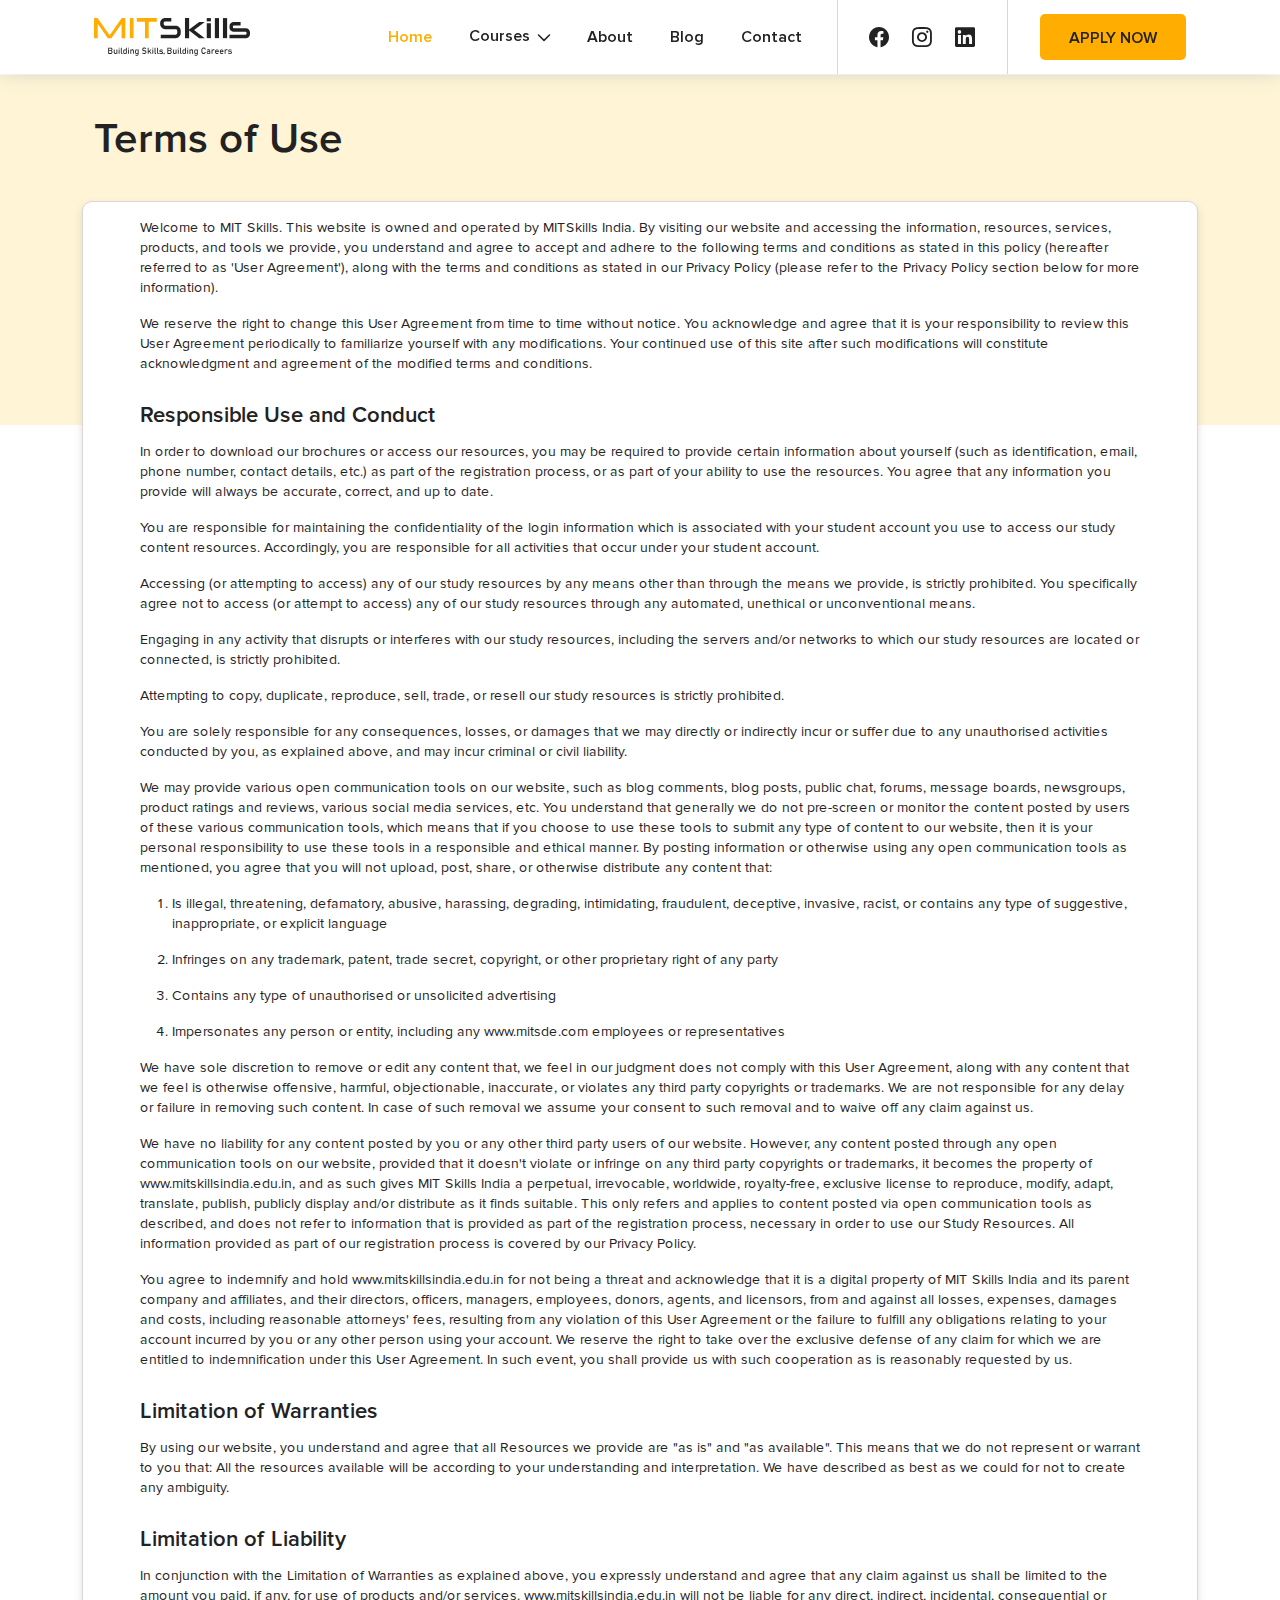
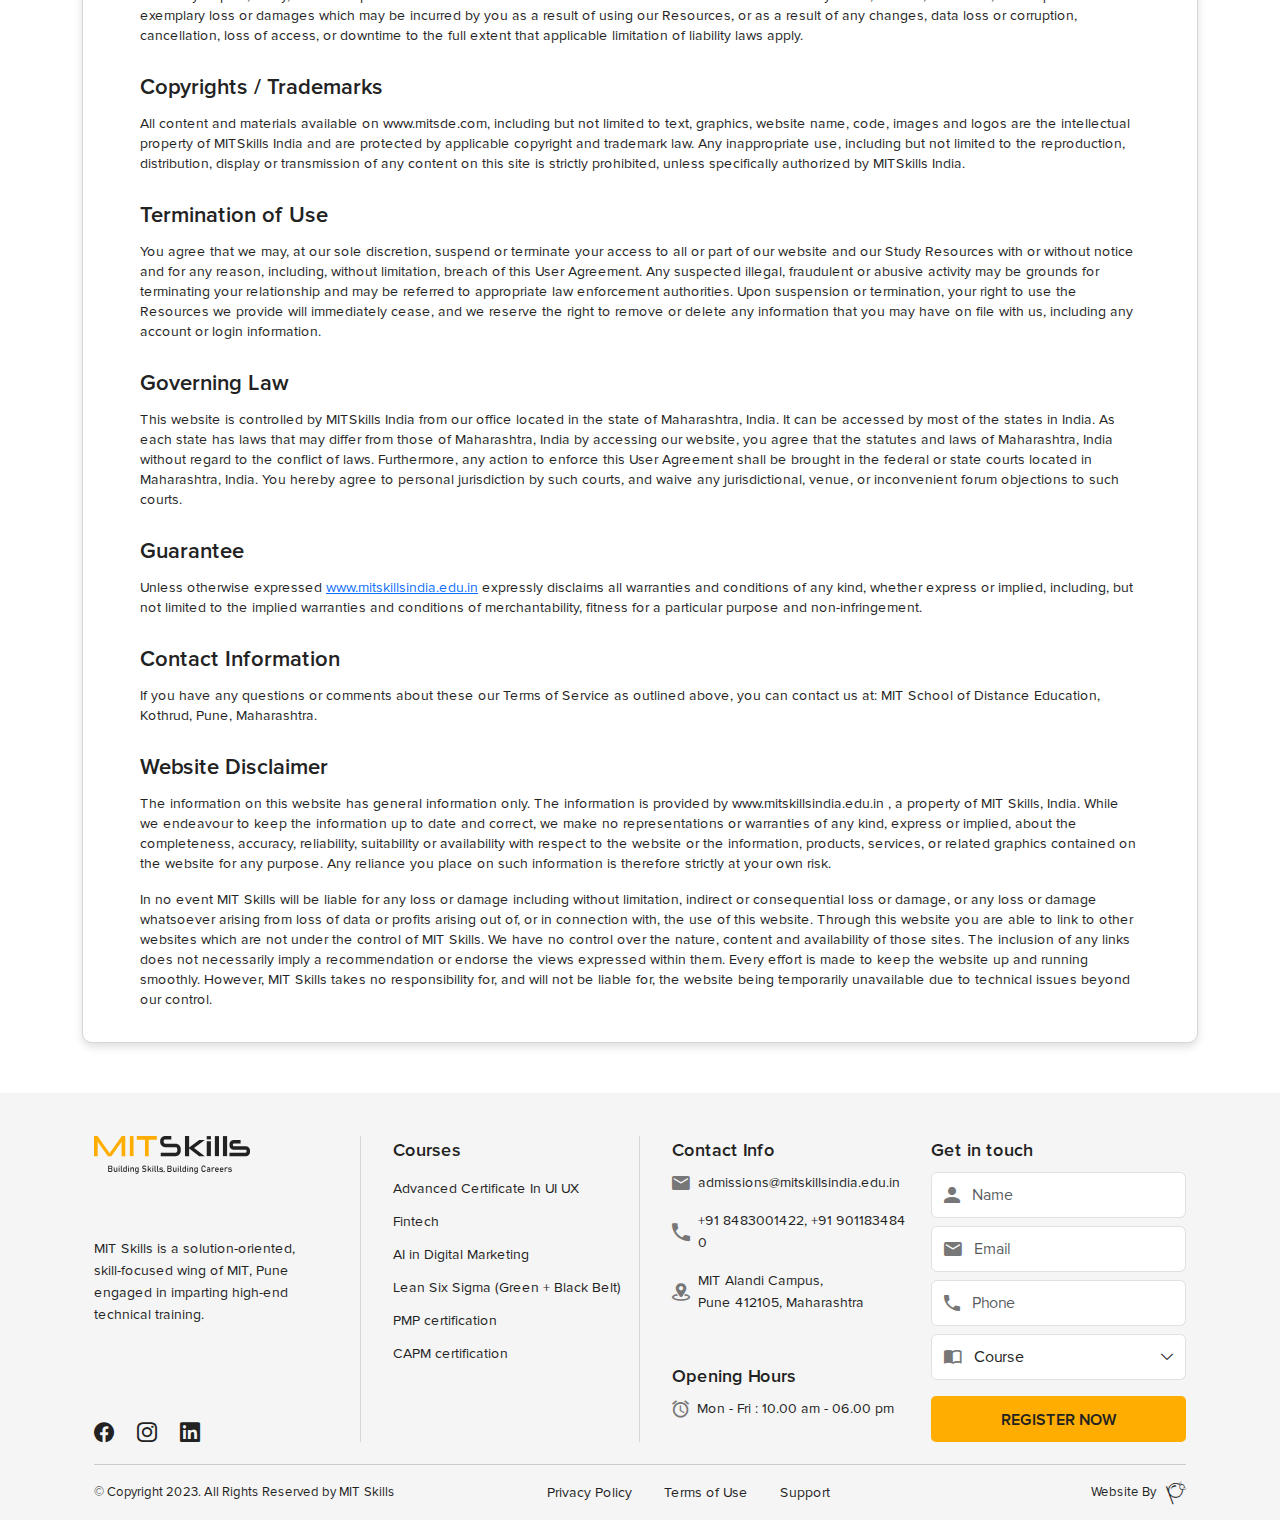
<file: terms-use.html>
<!DOCTYPE html>
<html lang="en">
  <head>
    <meta charset="UTF-8" />
    <meta http-equiv="X-UA-Compatible" content="IE=edge" />
    <meta name="viewport" content="width=device-width, initial-scale=1.0" />
    <title>MITSkills</title>
    <link rel="icon" type="image/png" href="assets/images/favicon.ico" />
    <link rel="stylesheet" href="assets/css/bootstrap.min.css" />
    <link rel="stylesheet" href="assets/css/bootstrap-select.min.css" />
    <link rel="stylesheet" href="assets/css/slick.min.css" />
    <link rel="stylesheet" href="assets/css/fonts.css" type="text/css" />
    <link rel="stylesheet" href="assets/css/style.css" type="text/css" />
  </head>
  <body>
    <!-- Header Nav Start -->
    <nav class="navbar navbar-expand-lg fixed-top navigation">
      <div class="container">
        <a class="navbar-brand" href="index.html"><img src="assets/images/mitskills-logo.svg" width="auto" height="auto" alt="Logo"></a>
        <button class="navbar-toggler" type="button" data-bs-toggle="collapse" data-bs-target="#navbarSupportedContent" aria-controls="navbarSupportedContent" aria-expanded="false" aria-label="Toggle navigation">
          <span class="navbar-toggler-icon"></span>
        </button>
        <div class="collapse navbar-collapse" id="navbarSupportedContent">

          <ul class="navbar-nav ms-auto">
            <li class="nav-item"><a class="nav-link active" aria-current="page" href="index.html">Home</a></li>
            <li class="nav-item dropdown firstNav">
              <a class="nav-link dropdown-toggle" href="#" role="button" data-bs-toggle="dropdown" aria-expanded="false">Courses</a>
              <ul class="dropdown-menu dropMenu">
                <li><a class="dropdown-item" href="ui-ux.html">Advanced Certificate In UI UX</a></li>
                <li><a class="dropdown-item" href="fintech.html">Fintech</a></li>
                <li><a class="dropdown-item" href="digital-marketing.html">AI in Digital Marketing</a></li>
                <li><a class="dropdown-item" href="six-sigma.html">Lean Six Sigma (Green + Black Belt)</a></li>
                <li class="nav-item dropdown secondnav">
                  <a class="nav-link dropdown-toggle" href="javascript:void(0)" role="button" data-bs-toggle="dropdown" aria-expanded="false">PMI Certification</a>
                  <ul class="dropdown-menu secondDrop">
                    <li><a class="dropdown-item" href="pmp.html">PMP certification</a></li>
                    <li><a class="dropdown-item" href="capm.html">CAPM certification</a></li>
                  </ul>
                </li>
              </ul>
            </li>
            <li class="nav-item"><a class="nav-link" href="about-us.html">About</a></li>
            <li class="nav-item"><a class="nav-link" href="blog.html">Blog</a></li> 
            <li class="nav-item"><a class="nav-link" href="contact-us.html">Contact</a></li>
          </ul>
          <ul class="socials">
            <a class="socials-links" href="#"><i class="mtsk-facebook"></i></a>
            <a class="socials-links" href="#"><i class="mtsk-instagram"></i></a>
            <a class="socials-links" href="#"><i class="mtsk-linkedIn"></i></a>
          </ul>
          <button type="button" class="btn btn-primary mit-button btn-ripple">Apply Now</button>
        </div>
      </div>
    </nav>
    <!-- Header Nav End --->
    <main class="main-body">
      <article class="privacy-policy">
        <div class="top-bg"></div>
        <div class="privacy-header">
          <div class="container">
            <div class="row">
              <h1>Terms of Use</h1>
            </div>
          </div>
        </div>
        <section>
          <div class="container">
            <div class="row">
              <div class="privacy-content">
                <p>Welcome to MIT Skills. This website is owned and operated by MITSkills India. By visiting our website and accessing the information, resources, services, products, and tools we provide, you understand and agree to accept and adhere to the following terms and conditions as stated in this policy (hereafter referred to as 'User Agreement'), along with the terms and conditions as stated in our Privacy Policy (please refer to the Privacy Policy section below for more information).</p>
                <p>We reserve the right to change this User Agreement from time to time without notice. You acknowledge and agree that it is your responsibility to review this User Agreement periodically to familiarize yourself with any modifications. Your continued use of this site after such modifications will constitute acknowledgment and agreement of the modified terms and conditions.</p>
                <h2>Responsible Use and Conduct</h2>
                <p>In order to download our brochures or access our resources, you may be required to provide certain information about yourself (such as identification, email, phone number, contact details, etc.) as part of the registration process, or as part of your ability to use the resources. You agree that any information you provide will always be accurate, correct, and up to date.</p>
                <p>You are responsible for maintaining the confidentiality of the login information which is associated with your student account you use to access our study content resources. Accordingly, you are responsible for all activities that occur under your student account.</p>
                <p>Accessing (or attempting to access) any of our study resources by any means other than through the means we provide, is strictly prohibited. You specifically agree not to access (or attempt to access) any of our study resources through any automated, unethical or unconventional means.</p>
                <p>Engaging in any activity that disrupts or interferes with our study resources, including the servers and/or networks to which our study resources are located or connected, is strictly prohibited.</p>
                <p>Attempting to copy, duplicate, reproduce, sell, trade, or resell our study resources is strictly prohibited.</p>
                <p>You are solely responsible for any consequences, losses, or damages that we may directly or indirectly incur or suffer due to any unauthorised activities conducted by you, as explained above, and may incur criminal or civil liability.</p>
                <p>We may provide various open communication tools on our website, such as blog comments, blog posts, public chat, forums, message boards, newsgroups, product ratings and reviews, various social media services, etc. You understand that generally we do not pre-screen or monitor the content posted by users of these various communication tools, which means that if you choose to use these tools to submit any type of content to our website, then it is your personal responsibility to use these tools in a responsible and ethical manner. By posting information or otherwise using any open communication tools as mentioned, you agree that you will not upload, post, share, or otherwise distribute any content that:</p>
                <ul>
                  <li>Is illegal, threatening, defamatory, abusive, harassing, degrading, intimidating, fraudulent, deceptive, invasive, racist, or contains any type of suggestive, inappropriate, or explicit language</li>
                  <li>Infringes on any trademark, patent, trade secret, copyright, or other proprietary right of any party</li>
                  <li>Contains any type of unauthorised or unsolicited advertising</li>
                  <li>Impersonates any person or entity, including any www.mitsde.com employees or representatives</li>
                </ul>
                <p>We have sole discretion to remove or edit any content that, we feel in our judgment does not comply with this User Agreement, along with any content that we feel is otherwise offensive, harmful, objectionable, inaccurate, or violates any third party copyrights or trademarks. We are not responsible for any delay or failure in removing such content. In case of such removal we assume your consent to such removal and to waive off any claim against us.</p>
                <p>We have no liability for any content posted by you or any other third party users of our website. However, any content posted through any open communication tools on our website, provided that it doesn't violate or infringe on any third party copyrights or trademarks, it becomes the property of www.mitskillsindia.edu.in, and as such gives MIT Skills India a perpetual, irrevocable, worldwide, royalty-free, exclusive license to reproduce, modify, adapt, translate, publish, publicly display and/or distribute as it finds suitable. This only refers and applies to content posted via open communication tools as described, and does not refer to information that is provided as part of the registration process, necessary in order to use our Study Resources. All information provided as part of our registration process is covered by our Privacy Policy.</p>
                <p>You agree to indemnify and hold www.mitskillsindia.edu.in for not being a threat and acknowledge that it is a digital property of MIT Skills India and its parent company and affiliates, and their directors, officers, managers, employees, donors, agents, and licensors, from and against all losses, expenses, damages and costs, including reasonable attorneys' fees, resulting from any violation of this User Agreement or the failure to fulfill any obligations relating to your account incurred by you or any other person using your account. We reserve the right to take over the exclusive defense of any claim for which we are entitled to indemnification under this User Agreement. In such event, you shall provide us with such cooperation as is reasonably requested by us.</p>
                <h2>Limitation of Warranties</h2>
                <p>By using our website, you understand and agree that all Resources we provide are "as is" and "as available". This means that we do not represent or warrant to you that: All the resources available will be according to your understanding and interpretation. We have described as best as we could for not to create any ambiguity.</p>
                <h2>Limitation of Liability</h2>
                <p>In conjunction with the Limitation of Warranties as explained above, you expressly understand and agree that any claim against us shall be limited to the amount you paid, if any, for use of products and/or services. www.mitskillsindia.edu.in will not be liable for any direct, indirect, incidental, consequential or exemplary loss or damages which may be incurred by you as a result of using our Resources, or as a result of any changes, data loss or corruption, cancellation, loss of access, or downtime to the full extent that applicable limitation of liability laws apply.</p>
                <h2>Copyrights / Trademarks</h2>
                <p>All content and materials available on www.mitsde.com, including but not limited to text, graphics, website name, code, images and logos are the intellectual property of MITSkills India and are protected by applicable copyright and trademark law. Any inappropriate use, including but not limited to the reproduction, distribution, display or transmission of any content on this site is strictly prohibited, unless specifically authorized by MITSkills India.</p>
                <h2>Termination of Use</h2>
                <p>You agree that we may, at our sole discretion, suspend or terminate your access to all or part of our website and our Study Resources with or without notice and for any reason, including, without limitation, breach of this User Agreement. Any suspected illegal, fraudulent or abusive activity may be grounds for terminating your relationship and may be referred to appropriate law enforcement authorities. Upon suspension or termination, your right to use the Resources we provide will immediately cease, and we reserve the right to remove or delete any information that you may have on file with us, including any account or login information.</p>
                <h2>Governing Law</h2>
                <p>This website is controlled by MITSkills India from our office located in the state of Maharashtra, India. It can be accessed by most of the states in India. As each state has laws that may differ from those of Maharashtra, India by accessing our website, you agree that the statutes and laws of Maharashtra, India without regard to the conflict of laws. Furthermore, any action to enforce this User Agreement shall be brought in the federal or state courts located in Maharashtra, India. You hereby agree to personal jurisdiction by such courts, and waive any jurisdictional, venue, or inconvenient forum objections to such courts.</p>
                <h2>Guarantee</h2>
                <p>Unless otherwise expressed <a href="www.mitskillsindia.edu.in">www.mitskillsindia.edu.in</a>  expressly disclaims all warranties and conditions of any kind, whether express or implied, including, but not limited to the implied warranties and conditions of merchantability, fitness for a particular purpose and non-infringement.</p>
                <h2>Contact Information</h2>
                <p>If you have any questions or comments about these our Terms of Service as outlined above, you can contact us at: MIT School of Distance Education, Kothrud, Pune, Maharashtra.</p>
                <h2>Website Disclaimer</h2>
                <p>The information on this website has general information only. The information is provided by www.mitskillsindia.edu.in , a property of MIT Skills, India. While we endeavour to keep the information up to date and correct, we make no representations or warranties of any kind, express or implied, about the completeness, accuracy, reliability, suitability or availability with respect to the website or the information, products, services, or related graphics contained on the website for any purpose. Any reliance you place on such information is therefore strictly at your own risk.</p>
                <p>In no event MIT Skills will be liable for any loss or damage including without limitation, indirect or consequential loss or damage, or any loss or damage whatsoever arising from loss of data or profits arising out of, or in connection with, the use of this website. Through this website you are able to link to other websites which are not under the control of MIT Skills. We have no control over the nature, content and availability of those sites. The inclusion of any links does not necessarily imply a recommendation or endorse the views expressed within them. Every effort is made to keep the website up and running smoothly. However, MIT Skills takes no responsibility for, and will not be liable for, the website being temporarily unavailable due to technical issues beyond our control.</p>
              </div>
            </div>
          </div>
        </section>
      </article>
    </main>
    <!-- Footer Start -->
    <footer class="footer">
      <div class="container">
        <div class="row res-row">
          <div class="col-md-12 col-lg-3 fls">
            <div class="logo-img">
              <img src="assets/images/mitskills-logo.svg" width="auto" height="auto" class="img-fluid " alt="Footer Logo" />
            </div>
            <p>MIT Skills is a solution-oriented, skill-focused wing of MIT, Pune engaged in imparting high-end technical training.</p>
            <ul class="socials social-footer">
              <a class="socials-links" href="#"><i class="mtsk-facebook"></i></a>
              <a class="socials-links" href="#"><i class="mtsk-instagram"></i></a>
              <a class="socials-links" href="#"><i class="mtsk-linkedIn"></i></a>
            </ul>
          </div>
          <div class="col-md-12 col-lg-3 courses-list">
            <h2>Courses</h2>
            <ul>
              <li><a href="ui-ux.html">Advanced Certificate In UI UX</a></li>
              <li><a href="fintech.html">Fintech</a></li>
              <li><a href="digital-marketing.html">AI in Digital Marketing</a></li>
              <li><a href="six-sigma.html">Lean Six Sigma (Green + Black Belt)</a></li>
              <li><a href="pmp.html">PMP certification</a></li>
              <li><a href="capm.html">CAPM certification</a></li>
            </ul>
          </div>
          <div class="col-md-12 col-lg-3 contact-info">
            <div class="cc-list">
              <h2>Contact Info</h2>
              <div class="cc-details mail-details">
                <span class="mtsk-mail"></span>
                <p>admissions@mitskillsindia.edu.in</p>
              </div>
              <div class="cc-details mt-3">
                <span class="mtsk-phone"></span>
                <p>+91 8483001422, +91 9011834840</p>
              </div>
              <div class="cc-details mt-3">
                <span class="mtsk-location"></span>
                <p>MIT Alandi Campus, <br> Pune 412105, Maharashtra</p>
              </div>
            </div>
            <div class="cc-list time-list">
              <h2>Opening Hours</h2>
              <div class="cc-details">
                <span class="mtsk-time"></span>
                <p>Mon - Fri : 10.00 am - 06.00 pm</p>
              </div>
            </div>
          </div>
          <div class="col-md-12 col-lg-3 contact">
            <h2>Get in touch</h2>
            <form method="post">
              <div class="input-group mb-2 con-form">
                <span class="input-group-text"><i class="mtsk-user"></i></span>
                <input type="text" name="name" class="form-control" placeholder="Name" aria-label="Name" autocomplete="off">
              </div>
              <div class="input-group mb-2 con-form">
                <span class="input-group-text"><i class="mtsk-mail"></i></span>
                <input type="email" name="email" class="form-control" placeholder="Email" aria-label="Email" autocomplete="off">
              </div>
              <div class="input-group mb-2 con-form">
                <span class="input-group-text"><i class="mtsk-phone"></i></span>
                <input type="text" name="phone" class="form-control" placeholder="Phone" aria-label="Phone" autocomplete="off">
              </div>
              <div class="input-group mb-2 con-form">
                <span class="input-group-text"><i class="mtsk-cource"></i></span>
                <select name="select" class="form-control selectpicker" autocomplete="off">
                  <option value="" selected disabled>Course</option>
                  <option value="1">Advanced Certificate In UI UX</option>
                  <option value="1">Fin Tech</option> 
                  <option value="2">AI in Digital Marketing</option>
                  <option value="3">Lean Six Sigma (Green + Black Belt)</option>
                  <option value="4">PMP certification</option>
                  <option value="5">CAPM certification</option>
                </select>
              </div>
              <button type="button" class="btn btn-primary mit-button mit-footer btn-ripple w-100 mt-2">Register Now</button>
            </form>
          </div>
        </div>
        <div class="bottom-footer">
          <p class="right-reserved">© Copyright 2023. All Rights Reserved by MIT Skills</p>
          <div class="terms-list">
            <ul>
              <li><a href="privacy-policy.html">Privacy Policy</a></li>
              <li><a href="terms-use.html">Terms of Use</a></li>
              <li><a href="#">Support</a></li>
            </ul>
            <p>Website By <i class="mtsk-pf"></i></p>
          </div>
        </div>
      </div>
    </footer>
    <script src="assets/js/jquery.min.js"></script>
    <script src="assets/js/bootstrap.bundle.min.js"></script>
    <script src="assets/js/bootstrap-select.min.js"></script>
    <script src="assets/js/slick.min.js"></script>
    <script src="assets/js/common.js"></script>
  </body>
</html>
</file>
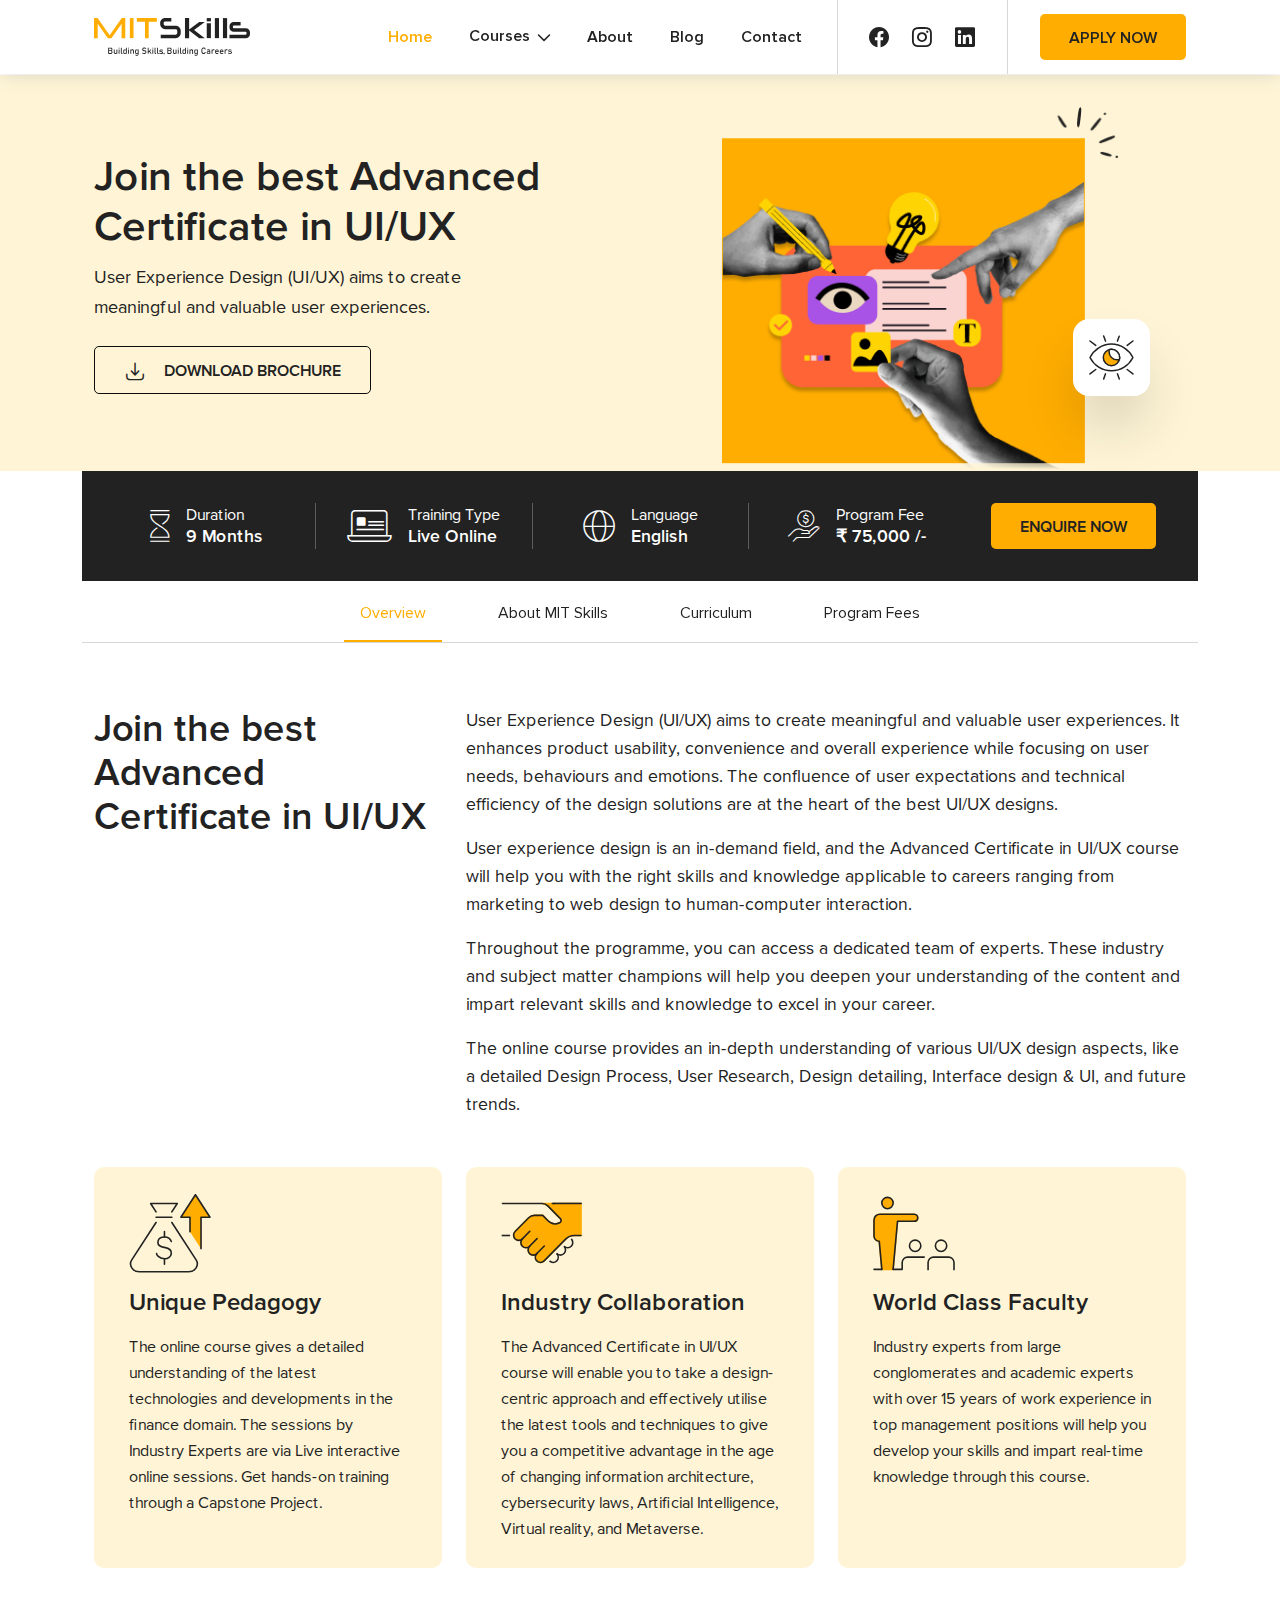
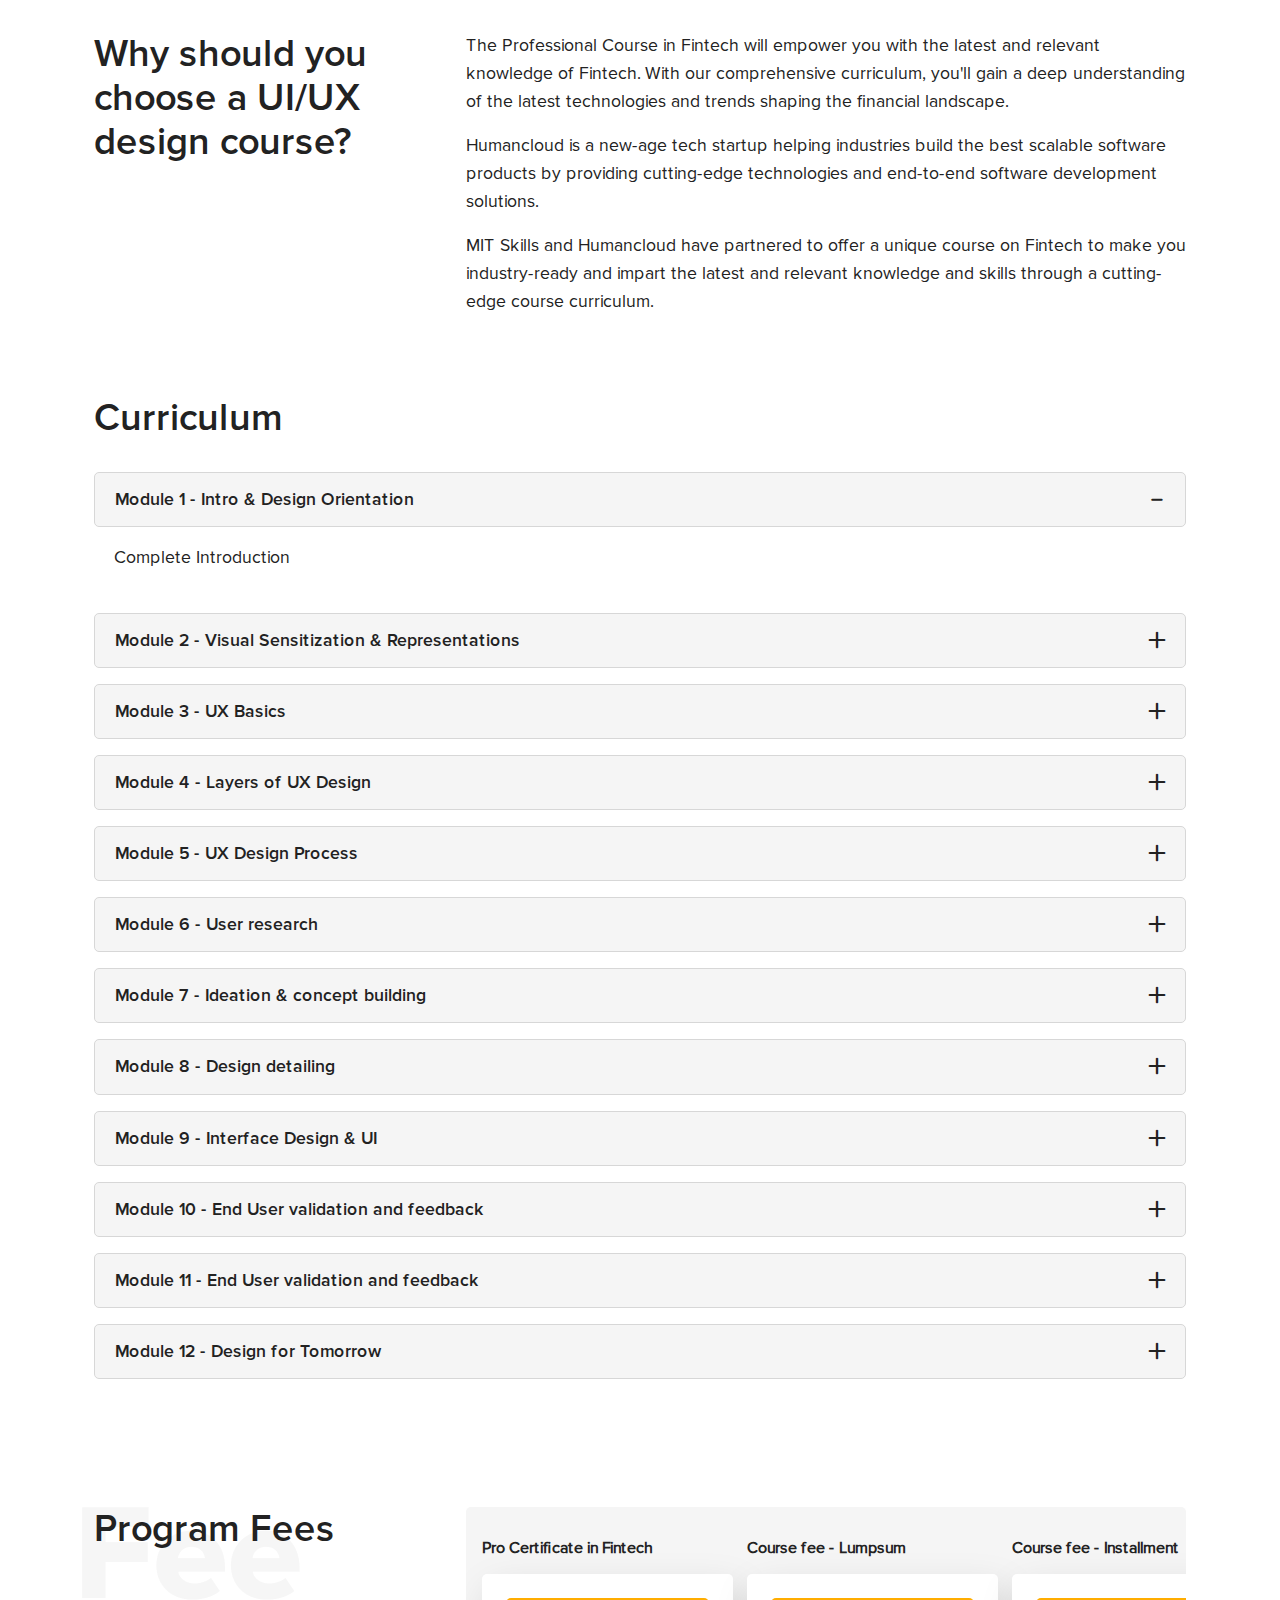
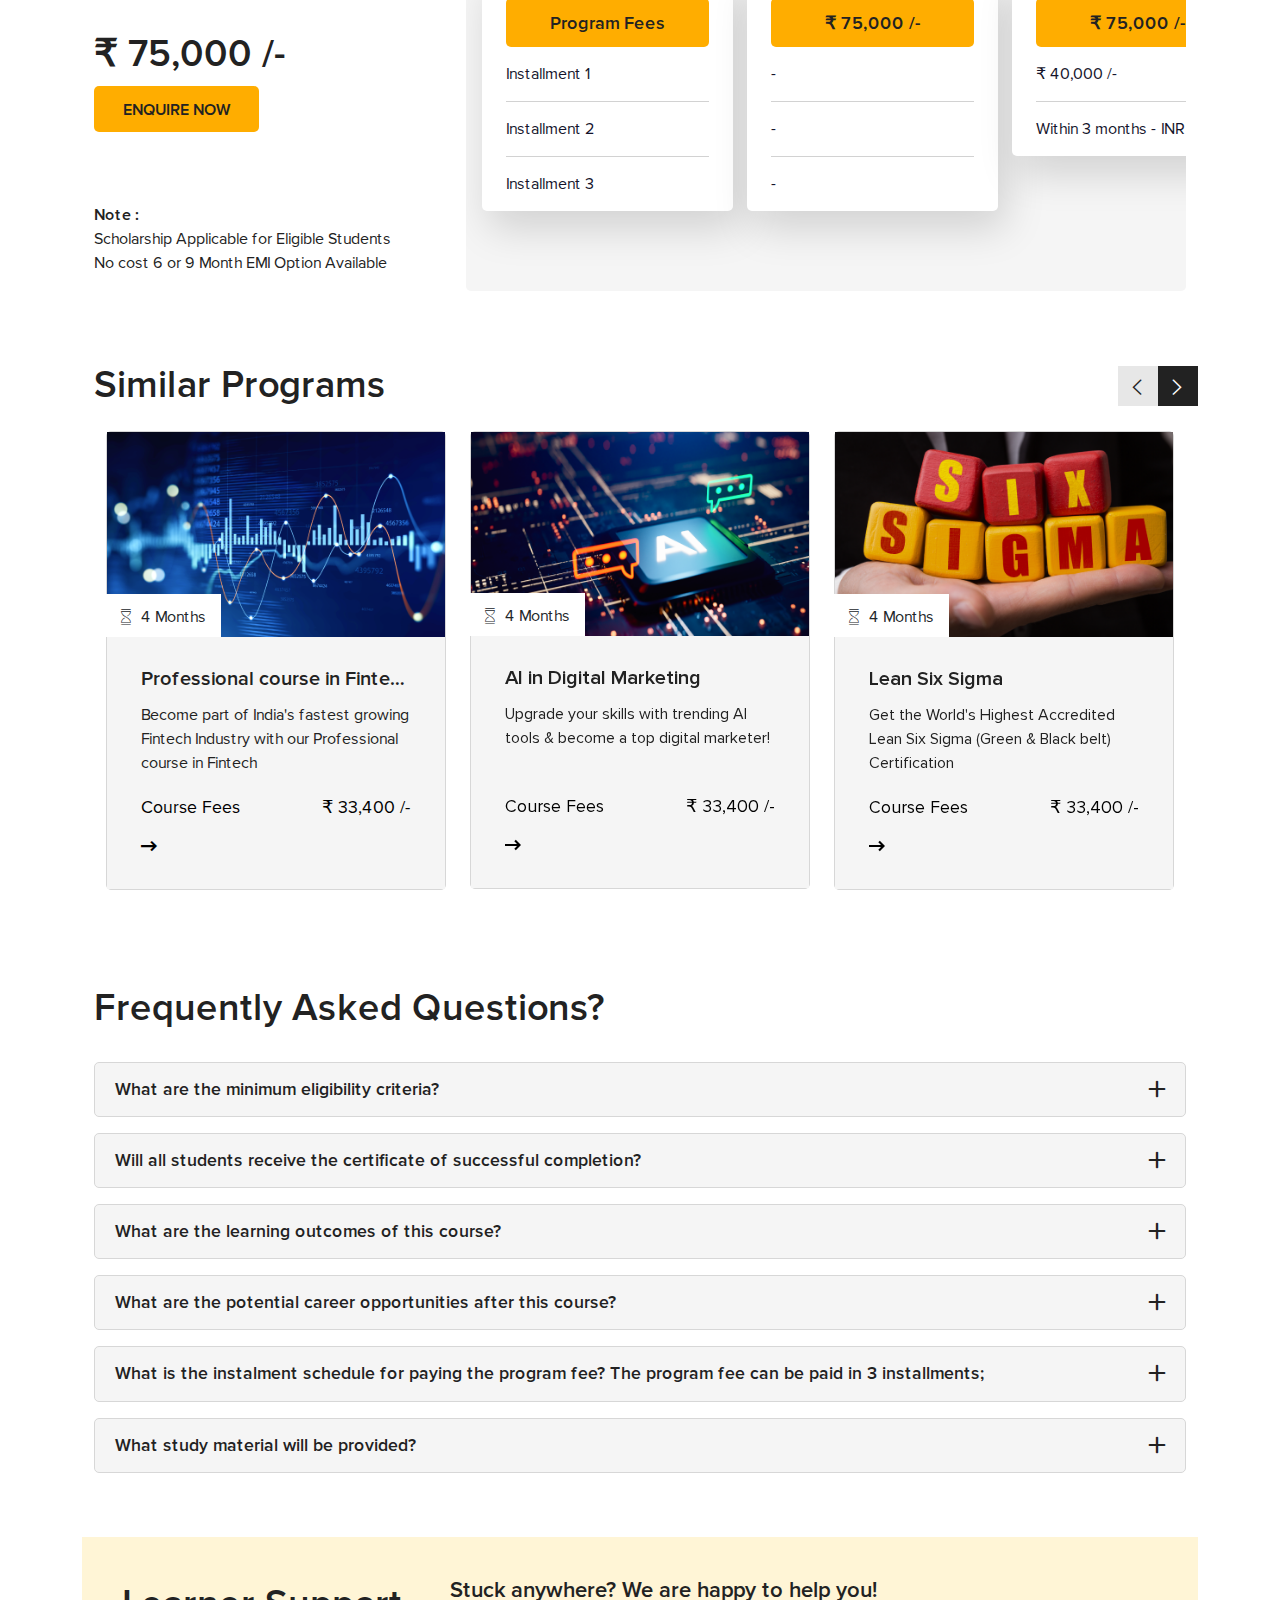
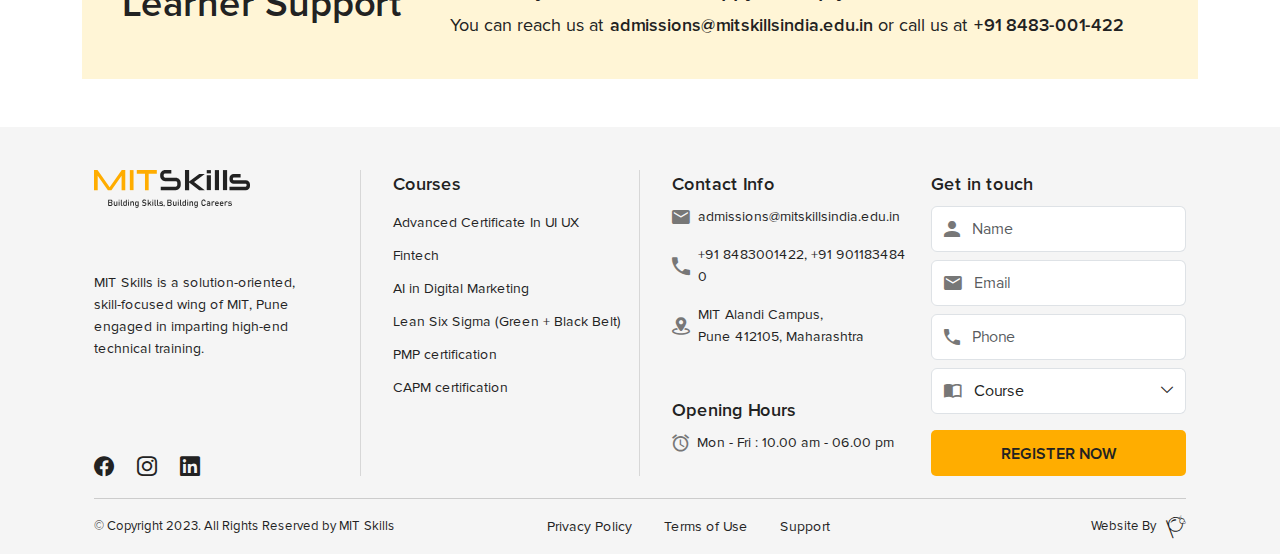
<file: ui-ux.html>
<!DOCTYPE html>
<html lang="en">
  <head>
    <meta charset="UTF-8" />
    <meta http-equiv="X-UA-Compatible" content="IE=edge" />
    <meta name="viewport" content="width=device-width, initial-scale=1.0" />
    <title>MITSkills</title>
    <link rel="icon" type="image/png" href="assets/images/favicon.ico" />
    <link rel="stylesheet" href="assets/css/bootstrap.min.css" />
    <link rel="stylesheet" href="assets/css/bootstrap-select.min.css" />
    <link rel="stylesheet" href="assets/css/slick.min.css" />
    <link rel="stylesheet" href="assets/css/fonts.css" type="text/css" />
    <link rel="stylesheet" href="assets/css/style.css" type="text/css" />
  </head>
  <body>
    <!-- Header Nav Start -->
    <nav class="navbar navbar-expand-lg fixed-top navigation">
      <div class="container">
        <a class="navbar-brand" href="index.html"><img src="assets/images/mitskills-logo.svg" width="auto" height="auto" alt="Logo"></a>
        <button class="navbar-toggler" type="button" data-bs-toggle="collapse" data-bs-target="#navbarSupportedContent" aria-controls="navbarSupportedContent" aria-expanded="false" aria-label="Toggle navigation">
          <span class="navbar-toggler-icon"></span>
        </button>
        <div class="collapse navbar-collapse" id="navbarSupportedContent">

          <ul class="navbar-nav ms-auto">
            <li class="nav-item"><a class="nav-link active" aria-current="page" href="index.html">Home</a></li>
            <li class="nav-item dropdown firstNav">
              <a class="nav-link dropdown-toggle" href="#" role="button" data-bs-toggle="dropdown" aria-expanded="false">Courses</a>
              <ul class="dropdown-menu dropMenu">
                <li><a class="dropdown-item" href="ui-ux.html">Advanced Certificate In UI UX</a></li>
                <li><a class="dropdown-item" href="fintech.html">Fintech</a></li>
                <li><a class="dropdown-item" href="digital-marketing.html">AI in Digital Marketing</a></li>
                <li><a class="dropdown-item" href="six-sigma.html">Lean Six Sigma (Green + Black Belt)</a></li>
                <li class="nav-item dropdown secondnav">
                  <a class="nav-link dropdown-toggle" href="javascript:void(0)" role="button" data-bs-toggle="dropdown" aria-expanded="false">PMI Certification</a>
                  <ul class="dropdown-menu secondDrop">
                    <li><a class="dropdown-item" href="pmp.html">PMP certification</a></li>
                    <li><a class="dropdown-item" href="capm.html">CAPM certification</a></li>
                  </ul>
                </li>
              </ul>
            </li>
            <li class="nav-item"><a class="nav-link" href="about-us.html">About</a></li>
            <li class="nav-item"><a class="nav-link" href="blog.html">Blog</a></li> 
            <li class="nav-item"><a class="nav-link" href="contact-us.html">Contact</a></li>
          </ul>
          <ul class="socials">
            <a class="socials-links" href="#"><i class="mtsk-facebook"></i></a>
            <a class="socials-links" href="#"><i class="mtsk-instagram"></i></a>
            <a class="socials-links" href="#"><i class="mtsk-linkedIn"></i></a>
          </ul>
          <button type="button" class="btn btn-primary mit-button btn-ripple">Apply Now</button>
        </div>
      </div>
    </nav>
    <!-- Header Nav End --->
    <main class="main-body">
      <section class="banner inner-banner">
        <div class="container">
          <div class="row">
            <div class="col-md-12 col-lg-6 main-banner">
              <h2>Join the best Advanced <br> Certificate in UI/UX</h2>
              <p>User Experience Design (UI/UX) aims to create <br>meaningful and valuable user experiences.</p>
              <div class="page-btn">
                <button type="button" class="btn btn-primary mit-button cus-btn inner-cus ms-0"><span class="mtsk-download"></span> &nbsp; Download BROCHURE</button>
              </div>
            </div>
            <div class="col-md-12 col-lg-6">
              <div class="css-details">
                <img src="assets/images/uiux.png" class="banner-img" alt="Banner 1">
                <div class="stc-det course-sec inner-sec">
                  <img src="assets/images/eye.svg" alt="">
                </div>
              </div>
            </div>
          </div>
        </div>
      </section>
      <section>
        <div class="container">
          <div class="row">
            <div class="col-md-12 col-lg-12 enquiry-bar">
              <ul class="program-details">
                <li>
                  <span class="mtsk-duration"></span>
                  <div class="program-feature">
                    <p>Duration</p>
                    <span>9 Months</span>
                  </div>
                </li>
                <li>
                  <span class="mtsk-training"></span>
                  <div class="program-feature">
                    <p>Training Type</p>
                    <span>Live Online</span>
                  </div>
                </li>
                <li>
                  <span class="mtsk-language"></span>
                  <div class="program-feature">
                    <p>Language</p>
                    <span>English</span>
                  </div>
                </li>
                <li>
                  <span class="mtsk-fee"></span>
                  <div class="program-feature">
                    <p>Program Fee </p>
                    <span>₹ 75,000 /-</span>
                  </div>
                </li>
                <li><button type="button" class="btn btn-primary mit-button enquire-btn" data-bs-toggle="modal" data-bs-target="#enquiryModal">Enquire Now</button></li>
              </ul>
            </div>
          </div>
        </div>
      </section>
      <section class="app-featurelist">
        <div class="container">
          <div class="row">
            <ul class="app-features">
              <li><a class="active" href="#overview">Overview</a></li>
              <li><a href="#aboutMIT">About MIT Skills</a></li>
              <!-- <li><a href="#learnExpert">Learn from experts</a></li> -->
              <li><a href="#curriculam">Curriculum</a></li>
              <li><a href="#progressFee">Program Fees</a></li>
            </ul>
          </div>
        </div>
      </section>
      <section id="overview" class="enroll-certification">
          <div class="container">
            <div class="row">
              <div class="col-md-12 col-lg-4 fintech-certi">
                <h2>Join the best <br> Advanced <br> Certificate in UI/UX</h2>
              </div>
              <div class="col-md-12 col-lg-8 fin-feature">
                <p>User Experience Design (UI/UX) aims to create meaningful and valuable user experiences. It enhances product usability, convenience and overall experience while focusing on user needs, behaviours and emotions. The confluence of user expectations and technical efficiency of the design solutions are at the heart of the best UI/UX designs.</p>
                <p>User experience design is an in-demand field, and the Advanced Certificate in UI/UX course will help you with the right skills and knowledge applicable to careers ranging from marketing to web design to human-computer interaction.</p>
                <p>Throughout the programme, you can access a dedicated team of experts. These industry and subject matter champions will help you deepen your understanding of the content and impart relevant skills and knowledge to excel in your career.</p>
                <p>The online course provides an in-depth understanding of various UI/UX design aspects, like a detailed Design Process, User Research, Design detailing, Interface design & UI, and future trends.</p>
              
              </div>
            </div>
            <div class="row">
              <div class="col-md-12 col-lg-4 pede-card">
                <div class="card over-card">
                  <img src="assets/images/pedagogy.svg" class="img-fluid " alt="...">
                  <div class="card-body">
                    <h5 class="card-title">Unique Pedagogy</h5>
                    <p class="card-text">The online course gives a detailed understanding of the latest technologies and developments in the finance domain. The sessions by Industry Experts are via Live interactive online sessions. Get hands-on training through a Capstone Project.</p>
                  </div>
                </div>
              </div>
              <div class="col-md-12 col-lg-4 pede-card">
                <div class="card over-card">
                  <img src="assets/images/collaberation.svg" class="img-fluid " alt="...">
                  <div class="card-body">
                    <h5 class="card-title">Industry Collaboration</h5>
                    <p class="card-text">The Advanced Certificate in UI/UX course will enable you to take a design-centric approach and effectively utilise the latest tools and techniques to give you a competitive advantage in the age of changing information architecture, cybersecurity laws, Artificial Intelligence, Virtual reality, and Metaverse.</p>
                  </div>
                </div>
              </div>
              <div class="col-md-12 col-lg-4 pede-card">
                <div class="card over-card">
                  <img src="assets/images/faculty.svg" class="img-fluid " alt="...">
                  <div class="card-body">
                    <h5 class="card-title">World Class Faculty</h5>
                    <p class="card-text">Industry experts from large conglomerates and academic experts with over 15 years of work experience in top management positions will help you develop your skills and impart real-time knowledge through this course.</p>
                  </div>
                </div>
              </div>


            </div>
          </div>
      </section>
      <section id="aboutMIT" class="enroll-certification">
        <div class="container">
          <div class="row">
            <div class="col-md-12 col-lg-4 fintech-certi aboutMit-skills">
              <h2>Why should you <br> choose a UI/UX <br> design course?</h2>
              <!-- <img src="assets/images/humancloud.svg" alt=""> -->
            </div>
            <div class="col-md-12 col-lg-8 fin-feature">
              <p>The Professional Course in Fintech will empower you with the latest and relevant knowledge of Fintech. With our comprehensive curriculum, you'll gain a deep understanding of the latest technologies and trends shaping the financial landscape.</p>
              <p>Humancloud is a new-age tech startup helping industries build the best scalable software products by providing cutting-edge technologies and end-to-end software development solutions.</p>
              <p>MIT Skills and Humancloud have partnered to offer a unique course on Fintech to make you industry-ready and impart the latest and relevant knowledge and skills through a cutting-edge course curriculum.<p>
            </div>
          </div>
        </div>
      </section>
      <section id="curriculam" class="enroll-certification">
        <div class="container">
          <div class="row">
            <div class="cur-accordiaon">
              <h3>Curriculum</h3>
              <div class="accordion curriculum-accordion" id="curriculum">
                <div class="accordion-item">
                  <h2 class="accordion-header">
                    <button class="accordion-button" type="button" data-bs-toggle="collapse" data-bs-target="#module1" aria-expanded="true" aria-controls="module1">
                      Module 1 - Intro & Design Orientation
                    </button>
                  </h2>
                  <div id="module1" class="accordion-collapse collapse show" data-bs-parent="#curriculum">
                    <div class="accordion-body">
                      <div class="row">
                        <div class="fintech-module digital-mod">
                          <ul>
                            <li>Complete Introduction</li>
                          </ul>
                        </div>
                      </div>
                    </div>
                  </div>
                </div>
                <div class="accordion-item">
                  <h2 class="accordion-header">
                    <button class="accordion-button collapsed" type="button" data-bs-toggle="collapse" data-bs-target="#module2" aria-expanded="false" aria-controls="module2">
                      Module 2 - Visual Sensitization & Representations
                    </button>
                  </h2>
                  <div id="module2" class="accordion-collapse collapse" data-bs-parent="#curriculum">
                    <div class="accordion-body">
                      <div class="row">
                        <div class="fintech-module digital-mod">
                          <ul>
                            <li>Complete Introduction</li>
                          </ul>
                        </div>
                      </div>
                    </div>
                  </div>
                </div>
                <div class="accordion-item">
                  <h2 class="accordion-header">
                    <button class="accordion-button collapsed" type="button" data-bs-toggle="collapse" data-bs-target="#module3" aria-expanded="false" aria-controls="module3">
                      Module 3 - UX Basics
                    </button>
                  </h2>
                  <div id="module3" class="accordion-collapse collapse" data-bs-parent="#curriculum">
                    <div class="accordion-body">
                      <div class="row">
                        <div class="fintech-module digital-mod">
                          <ul>
                            <li>Complete Introduction</li>
                          </ul>
                        </div>
                      </div>
                    </div>
                  </div>
                </div>
                <div class="accordion-item">
                  <h2 class="accordion-header">
                    <button class="accordion-button collapsed" type="button" data-bs-toggle="collapse" data-bs-target="#module4" aria-expanded="false" aria-controls="module4">
                      Module 4 - Layers of UX Design
                    </button>
                  </h2>
                  <div id="module4" class="accordion-collapse collapse" data-bs-parent="#curriculum">
                    <div class="accordion-body">
                      <div class="row">
                        <div class="fintech-module digital-mod">
                          <ul>
                            <li>Complete Introduction</li>
                          </ul>
                        </div>
                      </div>
                    </div>
                  </div>
                </div>
                <div class="accordion-item">
                  <h2 class="accordion-header">
                    <button class="accordion-button collapsed" type="button" data-bs-toggle="collapse" data-bs-target="#module5" aria-expanded="false" aria-controls="module5">
                      Module 5 - UX Design Process
                    </button>
                  </h2>
                  <div id="module5" class="accordion-collapse collapse" data-bs-parent="#curriculum">
                    <div class="accordion-body">
                      <div class="row">
                        <div class="fintech-module digital-mod">
                          <ul>
                            <li>Complete Introduction</li>
                          </ul>
                        </div>
                      </div>
                    </div>
                  </div>
                </div>
                <div class="accordion-item">
                  <h2 class="accordion-header">
                    <button class="accordion-button collapsed" type="button" data-bs-toggle="collapse" data-bs-target="#module6" aria-expanded="false" aria-controls="module6">
                      Module 6 - User research
                    </button>
                  </h2>
                  <div id="module6" class="accordion-collapse collapse" data-bs-parent="#curriculum">
                    <div class="accordion-body">
                      <div class="row">
                        <div class="fintech-module digital-mod">
                          <ul>
                            <li>Complete Introduction</li>
                          </ul>
                        </div>
                      </div>
                    </div>
                  </div>
                </div>

                <div class="accordion-item">
                  <h2 class="accordion-header">
                    <button class="accordion-button collapsed" type="button" data-bs-toggle="collapse" data-bs-target="#module7" aria-expanded="false" aria-controls="module7">
                      Module 7 - Ideation & concept building
                    </button>
                  </h2>
                  <div id="module7" class="accordion-collapse collapse" data-bs-parent="#curriculum">
                    <div class="accordion-body">
                      <div class="row">
                        <div class="fintech-module digital-mod">
                          <ul>
                            <li>Complete Introduction</li>
                          </ul>
                        </div>
                      </div>
                    </div>
                  </div>
                </div>
                <div class="accordion-item">
                  <h2 class="accordion-header">
                    <button class="accordion-button collapsed" type="button" data-bs-toggle="collapse" data-bs-target="#module8" aria-expanded="false" aria-controls="module8">
                      Module 8 - Design detailing
                    </button>
                  </h2>
                  <div id="module8" class="accordion-collapse collapse" data-bs-parent="#curriculum">
                    <div class="accordion-body">
                      <div class="row">
                        <div class="fintech-module digital-mod">
                          <ul>
                            <li>Complete Introduction</li>
                          </ul>
                        </div>
                      </div>
                    </div>
                  </div>
                </div>
                <div class="accordion-item">
                  <h2 class="accordion-header">
                    <button class="accordion-button collapsed" type="button" data-bs-toggle="collapse" data-bs-target="#module9" aria-expanded="false" aria-controls="module9">
                      Module 9 - Interface Design & UI
                    </button>
                  </h2>
                  <div id="module9" class="accordion-collapse collapse" data-bs-parent="#curriculum">
                    <div class="accordion-body">
                      <div class="row">
                        <div class="fintech-module digital-mod">
                          <ul>
                            <li>Complete Introduction</li>
                          </ul>
                        </div>
                      </div>
                    </div>
                  </div>
                </div>
                <div class="accordion-item">
                  <h2 class="accordion-header">
                    <button class="accordion-button collapsed" type="button" data-bs-toggle="collapse" data-bs-target="#module10" aria-expanded="false" aria-controls="module10">
                      Module 10  - End User validation and feedback
                    </button>
                  </h2>
                  <div id="module10" class="accordion-collapse collapse" data-bs-parent="#curriculum">
                    <div class="accordion-body">
                      <div class="row">
                        <div class="fintech-module digital-mod">
                          <ul>
                            <li>Complete Introduction</li>
                          </ul>
                        </div>
                      </div>
                    </div>
                  </div>
                </div>
                <div class="accordion-item">
                  <h2 class="accordion-header">
                    <button class="accordion-button collapsed" type="button" data-bs-toggle="collapse" data-bs-target="#module11" aria-expanded="false" aria-controls="module11">
                      Module 11 - End User validation and feedback
                    </button>
                  </h2>
                  <div id="module11" class="accordion-collapse collapse" data-bs-parent="#curriculum">
                    <div class="accordion-body">
                      <div class="row">
                        <div class="fintech-module digital-mod">
                          <ul>
                            <li>Complete Introduction</li>
                          </ul>
                        </div>
                      </div>
                    </div>
                  </div>
                </div>
                <div class="accordion-item">
                  <h2 class="accordion-header">
                    <button class="accordion-button collapsed" type="button" data-bs-toggle="collapse" data-bs-target="#module12" aria-expanded="false" aria-controls="module12">
                      Module 12 - Design for Tomorrow
                    </button>
                  </h2>
                  <div id="module12" class="accordion-collapse collapse" data-bs-parent="#curriculum">
                    <div class="accordion-body">
                      <div class="row">
                        <div class="fintech-module digital-mod">
                          <ul>
                            <li>Complete Introduction</li>
                          </ul>
                        </div>
                      </div>
                    </div>
                  </div>
                </div>


              </div>
            </div>
          </div>
        </div>
      </section>
      <section id="progressFee" class="enroll-certification">
        <div class="container">
          <div class="row">
            <div class="col-md-12 col-lg-4 fintech-certi fee-section">
              <h2>Program Fees</h2>
              <div class="price-enquiry">
                <h3>₹ 75,000 /-</h3>
                <button type="button" class="btn btn-primary mit-button">Enquire Now</button>
              </div>
              <div class="note-list">
                <strong>Note : </strong>
                <p> Scholarship Applicable for Eligible Students <br>No cost 6 or 9 Month EMI Option Available</p>
              </div>
            </div>
            <div class="col-md-12 col-lg-8 fin-feature">
              <div class="fee-distribution">
                <div class="fee-card">
                  <h5 class="card-title">Pro Certificate in Fintech</h5>
                  <div class="card-body">
                    <button type="button" class="btn btn-primary mit-button w-100">Program Fees</button>
                    <ul class="fee-list">
                      <li>Installment 1</li>
                      <li>Installment 2</li>
                      <li>Installment 3</li>
                    </ul>
                  </div>
                </div>
                <div class="fee-card">
                  <h5 class="card-title">Course fee - Lumpsum</h5>
                  <div class="card-body">
                    <button type="button" class="btn btn-primary mit-button w-100">₹ 75,000 /-</button>
                    <ul class="fee-list">
                      <li>-</li>
                      <li>-</li>
                      <li>-</li>
                    </ul>
                  </div>
                </div>
                <div class="fee-card">
                  <h5 class="card-title">Course fee - Installment</h5>
                  <div class="card-body">
                    <button type="button" class="btn btn-primary mit-button w-100">₹ 75,000 /-</button>
                    <ul class="fee-list">
                      <li>₹ 40,000 /- </li>
                      <li>Within 3 months - INR 40000/-</li>
                    </ul>
                  </div>
                </div>
              </div>
            </div>
          </div>
        </div>
      </section>
      <section>
        <div class="container">
         <div class="cer-slider">
           <h2>Similar Programs</h2>
         </div>
         <div class="row">
           <div class="certification-carousel">
             <div class="item">
               <div class="card cus-card">
                 <img src="assets/images/fintech.png" alt="Certification">
                 <div class="card-body">
                   <div class="cer-duration">
                     <span class="mtsk-duration"></span>
                     <p>4 Months</p>
                   </div>
                   <h5 class="card-title">Professional course in Finteche</h5>
                   <p class="card-text">Become part of India's fastest growing Fintech Industry with our Professional course in Fintech</p>
                   <div class="course-fee">
                     <p>Course Fees</p>
                     <p>&#8377; 33,400 /-</p>
                   </div>
                   <button type="button" class="mtsk-arrow card-button"></button>
                 </div>
               </div>
             </div>
             <div class="item">
               <div class="card cus-card">
                 <img src="assets/images/digitalMarketing.png" alt="Certification">
                 <div class="card-body">
                   <div class="cer-duration">
                     <span class="mtsk-duration"></span>
                     <p>4 Months</p>
                   </div>
                   <h5 class="card-title">AI in Digital Marketing</h5>
                   <p class="card-text">Upgrade your skills with trending AI tools & become a top digital marketer!</p>
                   <div class="course-fee">
                     <p>Course Fees</p>
                     <p>&#8377; 33,400 /-</p>
                   </div>
                   <button type="button" class="mtsk-arrow card-button"></button>
                 </div>
               </div>
             </div>
             <div class="item">
               <div class="card cus-card">
                 <img src="assets/images/sixSigma.png" alt="Certification">
                 <div class="card-body">
                   <div class="cer-duration">
                     <span class="mtsk-duration"></span>
                     <p>4 Months</p>
                   </div>
                   <h5 class="card-title">Lean Six Sigma</h5>
                   <p class="card-text">Get the World's Highest Accredited Lean Six Sigma (Green & Black belt) Certification</p>
                   <div class="course-fee">
                     <p>Course Fees</p>
                     <p>&#8377; 33,400 /-</p>
                   </div>
                   <button type="button" class="mtsk-arrow card-button"></button>
                 </div>
               </div>
             </div>
             <div class="item">
               <div class="card cus-card">
                 <img src="assets/images/fintech.png" alt="Certification">
                 <div class="card-body">
                   <div class="cer-duration">
                     <span class="mtsk-duration"></span>
                     <p>4 Months</p>
                   </div>
                   <h5 class="card-title">Professional course in Finteche</h5>
                   <p class="card-text">Become part of India's fastest growing Fintech Industry with our Professional course in Fintech</p>
                   <div class="course-fee">
                     <p>Course Fees</p>
                     <p>&#8377; 33,400 /-</p>
                   </div>
                   <button type="button" class="mtsk-arrow card-button"></button>
                 </div>
               </div>
             </div>
             <div class="item">
               <div class="card cus-card">
                 <img src="assets/images/digitalMarketing.png" alt="Certification">
                 <div class="card-body">
                   <div class="cer-duration">
                     <span class="mtsk-duration"></span>
                     <p>4 Months</p>
                   </div>
                   <h5 class="card-title">AI in Digital Marketing</h5>
                   <p class="card-text">Upgrade your skills with trending AI tools & become a top digital marketer!</p>
                   <div class="course-fee">
                     <p>Course Fees</p>
                     <p>&#8377; 33,400 /-</p>
                   </div>
                   <button type="button" class="mtsk-arrow card-button"></button>
                 </div>
               </div>
             </div>
             <div class="item">
               <div class="card cus-card">
                 <img src="assets/images/sixSigma.png" alt="Certification">
                 <div class="card-body">
                   <div class="cer-duration">
                     <span class="mtsk-duration"></span>
                     <p>4 Months</p>
                   </div>
                   <h5 class="card-title">Lean Six Sigma</h5>
                   <p class="card-text">Get the World’s Highest Accredited Lean Six Sigma (Green & Black belt) Certification</p>
                   <div class="course-fee">
                     <p>Course Fees</p>
                     <p>&#8377; 33,400 /-</p>
                   </div>
                   <button type="button" class="mtsk-arrow card-button"></button>
                 </div>
               </div>
             </div>
           </div>
         </div>
        </div>
       </section>
      <section class="enroll-certification">
        <div class="container">
          <div class="row">
            <div class="cur-accordiaon">
              <h3>Frequently Asked Questions?</h3>
              <div class="accordion curriculum-accordion" id="freQuestions">
                <div class="accordion-item">
                  <h2 class="accordion-header">
                    <button class="accordion-button collapsed" type="button" data-bs-toggle="collapse" data-bs-target="#questions1" aria-expanded="false" aria-controls="questions1">
                      What are the minimum eligibility criteria?
                    </button>
                  </h2>
                  <div id="questions1" class="accordion-collapse collapse" data-bs-parent="#freQuestions">
                    <div class="accordion-body">
                      <div class="row">
                        <div class="col-md-12 col-lg-4">
                          <div class="fintech-module">
                            <h2> What Is FinTech?</h2>
                            <ul>
                              <li>Definition of FinTech</li>
                              <li>History of FinTech</li>
                              <li>inTech ecosystem</li>
                              <li>Future of FinTech</li>
                            </ul>
                            <h2>Drivers of FinTech</h2>
                            <ul>
                              <li>Technology advancements</li>
                              <li>Consumer demand</li>
                              <li>Regulatory environment</li>
                              <li>Cost efficiency</li>
                              <li>Disruption and competition</li>
                            </ul>
                          </div>
                        </div>
                        <div class="col-md-12 col-lg-4">
                          <div class="fintech-module">
                            <h2>How Is FinTech Transforming Finance?</h2>
                            <ul>
                              <li>Payments and transfers</li>
                              <li>Lending and borrowing</li>
                              <li>Investment management</li>
                              <li>Regulatory compliance</li>
                            </ul>
                            <h2>Emerging Sectors in FinTech</h2>
                            <ul>
                              <li>Open banking</li>
                              <li>Banking as Service</li>
                              <li>Embedded Finance</li>
                              <li>Payments</li>
                              <li>Decentralisation in Finance</li>
                            </ul>
                          </div>
                        </div>
                        <div class="col-md-12 col-lg-4">
                          <div class="fintech-module">
                            <h2>Global Statistics for FinTech</h2>
                            <ul>
                              <li>Market size and growth</li>
                              <li>Funding and investment</li>
                              <li>User adoption and engagement</li>
                            </ul>
                          </div>
                        </div>
                      </div>
                    </div>
                  </div>
                </div>
                <div class="accordion-item">
                  <h2 class="accordion-header">
                    <button class="accordion-button collapsed" type="button" data-bs-toggle="collapse" data-bs-target="#questions2" aria-expanded="false" aria-controls="questions2">
                      Will all students receive the certificate of successful completion?
                    </button>
                  </h2>
                  <div id="questions2" class="accordion-collapse collapse" data-bs-parent="#freQuestions">
                    <div class="accordion-body">
                      <div class="row">
                        <div class="col-md-12 col-lg-4">
                          <div class="fintech-module">
                            <h2> What Is FinTech?</h2>
                            <ul>
                              <li>Definition of FinTech</li>
                              <li>History of FinTech</li>
                              <li>inTech ecosystem</li>
                              <li>Future of FinTech</li>
                            </ul>
                            <h2>Drivers of FinTech</h2>
                            <ul>
                              <li>Technology advancements</li>
                              <li>Consumer demand</li>
                              <li>Regulatory environment</li>
                              <li>Cost efficiency</li>
                              <li>Disruption and competition</li>
                            </ul>
                          </div>
                        </div>
                        <div class="col-md-12 col-lg-4">
                          <div class="fintech-module">
                            <h2>How Is FinTech Transforming Finance?</h2>
                            <ul>
                              <li>Payments and transfers</li>
                              <li>Lending and borrowing</li>
                              <li>Investment management</li>
                              <li>Regulatory compliance</li>
                            </ul>
                            <h2>Emerging Sectors in FinTech</h2>
                            <ul>
                              <li>Open banking</li>
                              <li>Banking as Service</li>
                              <li>Embedded Finance</li>
                              <li>Payments</li>
                              <li>Decentralisation in Finance</li>
                            </ul>
                          </div>
                        </div>
                        <div class="col-md-12 col-lg-4">
                          <div class="fintech-module">
                            <h2>Global Statistics for FinTech</h2>
                            <ul>
                              <li>Market size and growth</li>
                              <li>Funding and investment</li>
                              <li>User adoption and engagement</li>
                            </ul>
                          </div>
                        </div>
                      </div>
                    </div>
                  </div>
                </div>
                <div class="accordion-item">
                  <h2 class="accordion-header">
                    <button class="accordion-button collapsed" type="button" data-bs-toggle="collapse" data-bs-target="#questions3" aria-expanded="false" aria-controls="questions3">
                      What are the learning outcomes of this course?
                    </button>
                  </h2>
                  <div id="questions3" class="accordion-collapse collapse" data-bs-parent="#freQuestions">
                    <div class="accordion-body">
                      <div class="row">
                        <div class="col-md-12 col-lg-4">
                          <div class="fintech-module">
                            <h2> What Is FinTech?</h2>
                            <ul>
                              <li>Definition of FinTech</li>
                              <li>History of FinTech</li>
                              <li>inTech ecosystem</li>
                              <li>Future of FinTech</li>
                            </ul>
                            <h2>Drivers of FinTech</h2>
                            <ul>
                              <li>Technology advancements</li>
                              <li>Consumer demand</li>
                              <li>Regulatory environment</li>
                              <li>Cost efficiency</li>
                              <li>Disruption and competition</li>
                            </ul>
                          </div>
                        </div>
                        <div class="col-md-12 col-lg-4">
                          <div class="fintech-module">
                            <h2>How Is FinTech Transforming Finance?</h2>
                            <ul>
                              <li>Payments and transfers</li>
                              <li>Lending and borrowing</li>
                              <li>Investment management</li>
                              <li>Regulatory compliance</li>
                            </ul>
                            <h2>Emerging Sectors in FinTech</h2>
                            <ul>
                              <li>Open banking</li>
                              <li>Banking as Service</li>
                              <li>Embedded Finance</li>
                              <li>Payments</li>
                              <li>Decentralisation in Finance</li>
                            </ul>
                          </div>
                        </div>
                        <div class="col-md-12 col-lg-4">
                          <div class="fintech-module">
                            <h2>Global Statistics for FinTech</h2>
                            <ul>
                              <li>Market size and growth</li>
                              <li>Funding and investment</li>
                              <li>User adoption and engagement</li>
                            </ul>
                          </div>
                        </div>
                      </div>
                    </div>
                  </div>
                </div>
                <div class="accordion-item">
                  <h2 class="accordion-header">
                    <button class="accordion-button collapsed" type="button" data-bs-toggle="collapse" data-bs-target="#questions4" aria-expanded="false" aria-controls="questions4">
                      What are the potential career opportunities after this course?
                    </button>
                  </h2>
                  <div id="questions4" class="accordion-collapse collapse" data-bs-parent="#freQuestions">
                    <div class="accordion-body">
                      <div class="row">
                        <div class="col-md-12 col-lg-4">
                          <div class="fintech-module">
                            <h2> What Is FinTech?</h2>
                            <ul>
                              <li>Definition of FinTech</li>
                              <li>History of FinTech</li>
                              <li>inTech ecosystem</li>
                              <li>Future of FinTech</li>
                            </ul>
                            <h2>Drivers of FinTech</h2>
                            <ul>
                              <li>Technology advancements</li>
                              <li>Consumer demand</li>
                              <li>Regulatory environment</li>
                              <li>Cost efficiency</li>
                              <li>Disruption and competition</li>
                            </ul>
                          </div>
                        </div>
                        <div class="col-md-12 col-lg-4">
                          <div class="fintech-module">
                            <h2>How Is FinTech Transforming Finance?</h2>
                            <ul>
                              <li>Payments and transfers</li>
                              <li>Lending and borrowing</li>
                              <li>Investment management</li>
                              <li>Regulatory compliance</li>
                            </ul>
                            <h2>Emerging Sectors in FinTech</h2>
                            <ul>
                              <li>Open banking</li>
                              <li>Banking as Service</li>
                              <li>Embedded Finance</li>
                              <li>Payments</li>
                              <li>Decentralisation in Finance</li>
                            </ul>
                          </div>
                        </div>
                        <div class="col-md-12 col-lg-4">
                          <div class="fintech-module">
                            <h2>Global Statistics for FinTech</h2>
                            <ul>
                              <li>Market size and growth</li>
                              <li>Funding and investment</li>
                              <li>User adoption and engagement</li>
                            </ul>
                          </div>
                        </div>
                      </div>
                    </div>
                  </div>
                </div>
                <div class="accordion-item">
                  <h2 class="accordion-header">
                    <button class="accordion-button collapsed" type="button" data-bs-toggle="collapse" data-bs-target="#questions5" aria-expanded="false" aria-controls="questions5">
                      What is the instalment schedule for paying the program fee? The program fee can be paid in 3 installments;
                    </button>
                  </h2>
                  <div id="questions5" class="accordion-collapse collapse" data-bs-parent="#freQuestions">
                    <div class="accordion-body">
                      <div class="row">
                        <div class="col-md-12 col-lg-4">
                          <div class="fintech-module">
                            <h2> What Is FinTech?</h2>
                            <ul>
                              <li>Definition of FinTech</li>
                              <li>History of FinTech</li>
                              <li>inTech ecosystem</li>
                              <li>Future of FinTech</li>
                            </ul>
                            <h2>Drivers of FinTech</h2>
                            <ul>
                              <li>Technology advancements</li>
                              <li>Consumer demand</li>
                              <li>Regulatory environment</li>
                              <li>Cost efficiency</li>
                              <li>Disruption and competition</li>
                            </ul>
                          </div>
                        </div>
                        <div class="col-md-12 col-lg-4">
                          <div class="fintech-module">
                            <h2>How Is FinTech Transforming Finance?</h2>
                            <ul>
                              <li>Payments and transfers</li>
                              <li>Lending and borrowing</li>
                              <li>Investment management</li>
                              <li>Regulatory compliance</li>
                            </ul>
                            <h2>Emerging Sectors in FinTech</h2>
                            <ul>
                              <li>Open banking</li>
                              <li>Banking as Service</li>
                              <li>Embedded Finance</li>
                              <li>Payments</li>
                              <li>Decentralisation in Finance</li>
                            </ul>
                          </div>
                        </div>
                        <div class="col-md-12 col-lg-4">
                          <div class="fintech-module">
                            <h2>Global Statistics for FinTech</h2>
                            <ul>
                              <li>Market size and growth</li>
                              <li>Funding and investment</li>
                              <li>User adoption and engagement</li>
                            </ul>
                          </div>
                        </div>
                      </div>
                    </div>
                  </div>
                </div>
                <div class="accordion-item">
                  <h2 class="accordion-header">
                    <button class="accordion-button collapsed" type="button" data-bs-toggle="collapse" data-bs-target="#questions6" aria-expanded="false" aria-controls="questions6">
                      What study material will be provided?
                    </button>
                  </h2>
                  <div id="questions6" class="accordion-collapse collapse" data-bs-parent="#freQuestions">
                    <div class="accordion-body">
                      <div class="row">
                        <div class="col-md-12 col-lg-4">
                          <div class="fintech-module">
                            <h2> What Is FinTech?</h2>
                            <ul>
                              <li>Definition of FinTech</li>
                              <li>History of FinTech</li>
                              <li>inTech ecosystem</li>
                              <li>Future of FinTech</li>
                            </ul>
                            <h2>Drivers of FinTech</h2>
                            <ul>
                              <li>Technology advancements</li>
                              <li>Consumer demand</li>
                              <li>Regulatory environment</li>
                              <li>Cost efficiency</li>
                              <li>Disruption and competition</li>
                            </ul>
                          </div>
                        </div>
                        <div class="col-md-12 col-lg-4">
                          <div class="fintech-module">
                            <h2>How Is FinTech Transforming Finance?</h2>
                            <ul>
                              <li>Payments and transfers</li>
                              <li>Lending and borrowing</li>
                              <li>Investment management</li>
                              <li>Regulatory compliance</li>
                            </ul>
                            <h2>Emerging Sectors in FinTech</h2>
                            <ul>
                              <li>Open banking</li>
                              <li>Banking as Service</li>
                              <li>Embedded Finance</li>
                              <li>Payments</li>
                              <li>Decentralisation in Finance</li>
                            </ul>
                          </div>
                        </div>
                        <div class="col-md-12 col-lg-4">
                          <div class="fintech-module">
                            <h2>Global Statistics for FinTech</h2>
                            <ul>
                              <li>Market size and growth</li>
                              <li>Funding and investment</li>
                              <li>User adoption and engagement</li>
                            </ul>
                          </div>
                        </div>
                      </div>
                    </div>
                  </div>
                </div>
              </div>
            </div>
          </div>
        </div>
      </section>
      <section>
        <div class="container">
          <div class="row">
            <div class="learner-support">
              <h2>Learner Support</h2>
              <div class="stuck-happy">
                <h3>Stuck anywhere? We are happy to help you! </h3>
                <p>You can reach us at <a href="mailto:admissions@mitskillsindia.edu.in">admissions@mitskillsindia.edu.in</a>  or call us at <a href="tel:+91 8483-001-422">+91 8483-001-422</a> </p>
              </div>
            </div>
          </div>
        </div>
      </section>
    </main>
    <!-- Footer Start -->
    <footer class="footer">
      <div class="container">
        <div class="row res-row">
          <div class="col-md-12 col-lg-3 fls">
            <div class="logo-img">
              <img src="assets/images/mitskills-logo.svg" width="auto" height="auto" class="img-fluid " alt="Footer Logo" />
            </div>
            <p>MIT Skills is a solution-oriented, skill-focused wing of MIT, Pune engaged in imparting high-end technical training.</p>
            <ul class="socials social-footer">
              <a class="socials-links" href="#"><i class="mtsk-facebook"></i></a>
              <a class="socials-links" href="#"><i class="mtsk-instagram"></i></a>
              <a class="socials-links" href="#"><i class="mtsk-linkedIn"></i></a>
            </ul>
          </div>
          <div class="col-md-12 col-lg-3 courses-list">
            <h2>Courses</h2>
            <ul>
              <li><a href="ui-ux.html">Advanced Certificate In UI UX</a></li>
              <li><a href="fintech.html">Fintech</a></li>
              <li><a href="digital-marketing.html">AI in Digital Marketing</a></li>
              <li><a href="six-sigma.html">Lean Six Sigma (Green + Black Belt)</a></li>
              <li><a href="pmp.html">PMP certification</a></li>
              <li><a href="capm.html">CAPM certification</a></li>
            </ul>
          </div>
          <div class="col-md-12 col-lg-3 contact-info">
            <div class="cc-list">
              <h2>Contact Info</h2>
              <div class="cc-details mail-details">
                <span class="mtsk-mail"></span>
                <p>admissions@mitskillsindia.edu.in</p>
              </div>
              <div class="cc-details mt-3">
                <span class="mtsk-phone"></span>
                <p>+91 8483001422, +91 9011834840</p>
              </div>
              <div class="cc-details mt-3">
                <span class="mtsk-location"></span>
                <p>MIT Alandi Campus, <br> Pune 412105, Maharashtra</p>
              </div>
            </div>
            <div class="cc-list time-list">
              <h2>Opening Hours</h2>
              <div class="cc-details">
                <span class="mtsk-time"></span>
                <p>Mon - Fri : 10.00 am - 06.00 pm</p>
              </div>
            </div>
          </div>
          <div class="col-md-12 col-lg-3 contact">
            <h2>Get in touch</h2>
            <form method="post">
              <div class="input-group mb-2 con-form">
                <span class="input-group-text"><i class="mtsk-user"></i></span>
                <input type="text" name="name" class="form-control" placeholder="Name" aria-label="Name" autocomplete="off">
              </div>
              <div class="input-group mb-2 con-form">
                <span class="input-group-text"><i class="mtsk-mail"></i></span>
                <input type="email" name="email" class="form-control" placeholder="Email" aria-label="Email" autocomplete="off">
              </div>
              <div class="input-group mb-2 con-form">
                <span class="input-group-text"><i class="mtsk-phone"></i></span>
                <input type="text" name="phone" class="form-control" placeholder="Phone" aria-label="Phone" autocomplete="off">
              </div>
              <div class="input-group mb-2 con-form">
                <span class="input-group-text"><i class="mtsk-cource"></i></span>
                <select name="select" class="form-control selectpicker" autocomplete="off">
                  <option value="" selected disabled>Course</option>
                  <option value="1">Advanced Certificate In UI UX</option>
                  <option value="1">Fin Tech</option> 
                  <option value="2">AI in Digital Marketing</option>
                  <option value="3">Lean Six Sigma (Green + Black Belt)</option>
                  <option value="4">PMP certification</option>
                  <option value="5">CAPM certification</option>
                </select>
              </div>
              <button type="button" class="btn btn-primary mit-button mit-footer btn-ripple w-100 mt-2">Register Now</button>
            </form>
          </div>
        </div>
        <div class="bottom-footer">
          <p class="right-reserved">© Copyright 2023. All Rights Reserved by MIT Skills</p>
          <div class="terms-list">
            <ul>
              <li><a href="privacy-policy.html">Privacy Policy</a></li>
              <li><a href="terms-use.html">Terms of Use</a></li>
              <li><a href="#">Support</a></li>
            </ul>
            <p>Website By <i class="mtsk-pf"></i></p>
          </div>
        </div>
      </div>
    </footer>
    
    <div class="modal enquiry fade" id="enquiryModal" tabindex="-1" aria-labelledby="enquiryModalLabel" aria-hidden="true">
      <div class="modal-dialog modal-lg">
        <div class="modal-content">
          <div class="modal-header">
            <h1 class="modal-title fs-5" id="enquiryModalLabel">Enquire Now</h1>
            <button type="button" class="btn-close" data-bs-dismiss="modal" aria-label="Close"></button>
          </div>
          <div class="modal-body">
            <div class="row">
              <div class="col-md-12 col-lg-5 modal-img">
                <img src="assets/images/enquirey.png" class="img-fluid" alt="">
              </div>
              <div class="col-md-12 col-lg-7">
                <form method="post">
                  <div class="input-group mb-2 con-form">
                    <span class="input-group-text"><i class="mtsk-user"></i></span>
                    <input type="text" name="name" class="form-control" placeholder="Name" aria-label="Name" autocomplete="off">
                  </div>
                  <div class="input-group mb-2 con-form">
                    <span class="input-group-text"><i class="mtsk-mail"></i></span>
                    <input type="email" name="email" class="form-control" placeholder="Email" aria-label="Email" autocomplete="off">
                  </div>
                  <div class="input-group mb-2 con-form">
                    <span class="input-group-text"><i class="mtsk-phone"></i></span>
                    <input type="text" name="phone" class="form-control" placeholder="Phone" aria-label="Phone" autocomplete="off">
                  </div>
                  <div class="input-group mb-2 con-form">
                    <span class="input-group-text"><i class="mtsk-cource"></i></span>
                    <select name="select" class="form-control selectpicker" autocomplete="off">
                      <option value="" selected disabled>Course</option>
                      <option value="1">Fin Tech</option> 
                      <option value="2">AI in Digital Marketing</option>
                      <option value="3">Lean Six Sigma</option>
                      <option value="4">PMP certification</option>
                      <option value="5">CAPM certification</option>
                    </select>
                  </div>
                  <button type="button" class="btn btn-primary mit-button mit-footer btn-ripple w-100 mt-2">Register Now</button>
                </form>
              </div>
            </div>
          </div>
        </div>
      </div>
    </div>
    <script src="assets/js/jquery.min.js"></script>
    <script src="assets/js/bootstrap.bundle.min.js"></script>
    <script src="assets/js/bootstrap-select.min.js"></script>
    <script src="assets/js/slick.min.js"></script>
    <script src="assets/js/common.js"></script>
    <script>
      $( document ).ready(function() {
        $('.certification-carousel').slick({
          dots: false,
          infinite: false,
          speed: 300,
          slidesToShow: 3,
          slidesToScroll: 1,
          responsive: [
            {
              breakpoint: 1024,
              settings: {
                slidesToShow: 2,
                slidesToScroll: 1,
              }
            },
            {
              breakpoint: 768,
              settings: {
                slidesToShow: 1,
                slidesToScroll: 1
              }
            }
          ]
        });
      })
    </script>
  </body>
</html>
</file>
<file: assets/css/fonts.css>
/************************************************
    Custom app fonts css start here
/*************************************************/
@font-face {
    font-family: 'proximaNova-L';
    src:  url('../fonts/ProximaNova-Light.ttf');
    src:   url('../fonts/ProximaNova-Light.ttf') format('truetype');
    font-weight: normal;
    font-style: normal;
    font-display: block;
  }
  @font-face {
    font-family: 'proximaNova-R';
    src:  url('../fonts/ProximaNova-Regular.ttf');
    src:   url('../fonts/ProximaNova-Regular.ttf') format('truetype');
    font-weight: normal;
    font-style: normal;
    font-display: block;
  }
  @font-face {
    font-family: 'proximaNova-SB';
    src:  url('../fonts/ProximaNova-Semibold.ttf');
    src:   url('../fonts/ProximaNova-Semibold.ttf') format('truetype');
    font-weight: normal;
    font-style: normal;
    font-display: block;
  }
  @font-face {
    font-family: 'proximaNova-B';
    src:  url('../fonts/ProximaNova-Bold.ttf');
    src:   url('../fonts/ProximaNova-Black.ttf') format('truetype');
    font-weight: normal;
    font-style: normal;
    font-display: block;
  }

  
/************************************************
    Custom Icon css start here
/*************************************************/
@font-face {
    font-family: 'mitskills';
    src:  url('../fonts/mitskills.eot?jgbanw');
    src:  url('../fonts/mitskills.eot?jgbanw#iefix') format('embedded-opentype'),
      url('../fonts/mitskills.ttf?jgbanw') format('truetype'),
      url('../fonts/mitskills.woff?jgbanw') format('woff'),
      url('../fonts/mitskills.svg?jgbanw#mitskills') format('svg');
    font-weight: normal;
    font-style: normal;
    font-display: block;
  }
  
  [class^="mtsk-"], [class*=" mtsk-"] {
    font-family: 'mitskills' !important;
    font-style: normal;
    font-weight: normal;
    font-variant: normal;
    text-transform: none;
    line-height: 1;
  
    /* Better Font Rendering =========== */
    -webkit-font-smoothing: antialiased;
    -moz-osx-font-smoothing: grayscale;
  }
 
.mtsk-minus:before {
  content: "\e90e";
}
.mtsk-duration:before {
  content: "\e90f";
}
.mtsk-fee:before {
  content: "\e910";
}
.mtsk-language:before {
  content: "\e911";
}
.mtsk-plus:before {
  content: "\e912";
}
.mtsk-training:before {
  content: "\e913";
}
.mtsk-download:before {
  content: "\e902";
}
.mtsk-down-arrow:before {
  content: "\e903";
}
.mtsk-left-arrow:before {
  content: "\e90c";
}
.mtsk-right-arrow:before {
  content: "\e90d";
}
.mtsk-arrow:before {
  content: "\e900";
}
.mtsk-cource:before {
  content: "\e901";
}
.mtsk-facebook:before {
  content: "\e904";
}
.mtsk-instagram:before {
  content: "\e905";
}
.mtsk-linkedIn:before {
  content: "\e906";
}
.mtsk-mail:before {
  content: "\e907";
}
.mtsk-pf:before {
  content: "\e908";
}
.mtsk-phone:before {
  content: "\e909";
}
.mtsk-time:before {
  content: "\e90a";
}
.mtsk-user:before {
  content: "\e90b";
}
.mtsk-location:before {
  content: "\e914";
}
</file>
<file: assets/css/style.css>
*{margin:0;padding:0}
html{font-size:16px;scroll-padding-top:8rem;}
:root{
  --font-family-L:'proximaNova-L', sans-serif;
  --font-family-R:'proximaNova-R', sans-serif;
  --font-family-SB:'proximaNova-SB', sans-serif;
  --font-family-B:'proximaNova-B', sans-serif;
  --font-family-EB:'proximaNova-EB', sans-serif;
  --text-color:#222222;
  --hover-color:#FFAD00;
  --button-bg-color:#FFAD00;
  --card-bg:#ffffff;
  --medium-font-size:.875rem;
  
}
body{background-color:#fff;font-family:var(--font-family-R);font-weight:400;line-height:22px;color:#000;overflow-x: hidden;}
.container{
  padding-right:var(--bs-gutter-x);
  padding-left:var(--bs-gutter-x);
}
/* .slick-list{
  overflow: inherit !important;
}
.banner-slider .slick-list{
  overflow: hidden !important;
} */
/************************************************
  Header start here
/*************************************************/
.navigation{background:var(--card-bg);padding:0;box-shadow:0px -1px 20px -1px rgba(72, 86, 133, 0.25)}
.avigation a.navbar-brand{display:flex;align-items:center;padding:1.1rem 0}
.navigation .navbar-nav{display:flex;justify-content:center;align-items:center}
.navigation .navbar-nav .nav-item{padding:0 0.6rem}
.navigation .navbar-nav .nav-item .nav-link{color:var(--text-color);font-family:var(--font-family-SB);font-size:1rem;font-weight:600;text-transform:capitalize; padding: 25px 9px;}
.dropdown-toggle::after{content:"\e903";font-family:'mitskills' !important;border:0;vertical-align:-0.1rem;font-size:.75rem;margin-left:0.5rem}
.navigation .navbar-nav .nav-item .nav-link:hover, .navigation .navbar-nav .nav-item .nav-link.active{color:var(--hover-color)}
.socials{display:flex;align-items:center;justify-content:center;margin:0 2rem 0 1rem;padding:0 20px;border-left:1px solid #D7D7D7;border-right:1px solid #D7D7D7}
.socials .socials-links{display:flex;margin:0 12px 0 11px;text-decoration:none;color:var(--text-color);font-size:20px;padding:27px 0;transition:.2s ease-in-out}
.socials .socials-links:hover{color:var(--hover-color)}
.mit-button{color:var(--text-color);font-family:var(--font-family-SB);font-size:1rem;font-weight:700;text-transform:uppercase;border-radius:5px;border:none;background:var(--button-bg-color);padding:12px 29px 10px;width:max-content;transition:.2s ease-in-out; white-space:nowrap;}
.mit-button:hover, .mit-button:active, .mit-button:visited, .mit-button:focus-visible{color:var(--hover-color) !important;background:var(--text-color) !important}
ul.dropdown-menu{
  box-shadow:0px 10px 20px -10px rgba(72, 86, 133, 0.25); left: 0;
  padding: 0;
  border: 0;
  margin-top: 0px !important;
  border-radius: 0 0 5px 5px;
  min-width: 15rem;
}
.dropdown-item:focus, .dropdown-item:hover, .dropdown-item.active, .dropdown-item:active{
  /* color:#ffffff;text-decoration:none;background-color:var(--button-bg-color ) */
  background-color: transparent;
  color: var(--button-bg-color);
  
}
.dropdown-menu li a, .navigation .navbar-nav .nav-item.secondnav .nav-link{
  border-bottom: solid 1px #f5f5f5;
  color: #333333;
  display: block;
  font-size: 14px;
  margin-bottom: 0;
  padding: 10px 15px;
  text-align: left;
  text-transform: capitalize;
  width: 100%;
  font-weight: 700;
}
.navigation .navbar-nav .nav-item.secondnav{
  padding: 0;
}
.navigation .navbar-nav .nav-item.secondnav .nav-link{
  font-family: var(--font-family-R);
  color: #333333 !important;
  display: flex;
  justify-content: space-between;
  z-index: 999;
  position: relative;
}

.secondnav .dropdown-toggle::after {
  content: "\e90d";
  font-family: 'mitskills' !important;
  border: 0;
  vertical-align: -0.1rem;
  font-size: .75rem;
  margin-left: 0.5rem;
}

.dropdown-menu li a:hover{
  color: var(--button-bg-color);
}
.bootstrap-select .dropdown-menu {
  box-shadow: 0px -1px 20px -1px rgba(72, 86, 133, 0.25);
  left: 0;
  padding: 0;
  border: 0;
  margin-top: -2px !important;
  border-radius:5px;
}
@media all and (min-width: 992px) {
  .navbar .nav-item.firstNav .dropdown-menu.dropMenu{  display:block; opacity: 0;  visibility: hidden; transition:.3s; margin-top:0;  }
  .navbar .nav-item.firstNav:hover .nav-link{ color: var(--button-bg-color); }
  .navbar .dropdown-menu.dropMenu{ top:180%;  }
  .navbar .nav-item.firstNav:hover .dropdown-menu.dropMenu{ transition: .3s; opacity:1; visibility:visible; top:100%; transform: rotateX(0deg); }
  .secondnav .secondDrop{  display:block; opacity: 0;  visibility: hidden; transition:.3s; margin-top:0px; top: 0;  }
  .navbar .nav-item.secondnav:hover .nav-link{  color: var(--button-bg-color) !important; }
  .navbar .dropdown-menu.secondDrop{ top:80%;}
  .secondnav:hover .secondDrop{
    transition: .3s; opacity:1; visibility:visible; top:0; transform: rotateX(0deg);
  }

  .secondDrop {
    right: 0 !important;
    left: 100% !important;
  }

}

/************************************************
  Header ends here
/*************************************************/
/************************************************
  Body start here
/*************************************************/
.main-body{
  min-height: calc(100vh - 437px);
  padding-top: 75px;
  display: inline-block;
  width: 100vw;
  position: relative;
}
/**************** Home page Css start here *****************/
.banner{
  background: #FFF5D6 url(../images/home-bg.png) top center no-repeat;
  background-size: cover;
  padding-top: 3rem;
}
.main-banner{
  display: flex;
    flex-direction: column;
    align-items: flex-start;
    justify-content: center;
}
.main-banner h2{color:var(--text-color);font-family:var(--font-family-SB);font-size:42px;font-weight: 700;line-height: 50px; margin-bottom: 0;}
.main-banner p{color:var(--text-color);font-family:var(--font-family-R);font-size: 18px;line-height: 30px;margin: 10px 0 24px;}
.page-btn{display: flex;margin-bottom: 2rem; align-items: center;}
.mit-button.cus-btn{margin-left: 1rem;background: transparent;border: 1px solid #0D0D0D;display: flex;align-items: center;}
.mit-button.cus-btn span{font-size:22px;padding-right: 10px;}
.main-banner .insti-list{display: flex;margin: 0;padding: 25px 0 0;}
.main-banner .insti-list li{list-style: none;display: flex;flex-direction: column;margin-right: 6rem;text-align: center;color: var(--text-color);font-family:var(--font-family-SB);font-size: 2rem;font-weight: 700;line-height: 24px;}
.main-banner .insti-list li span{font-family: var(--font-family-R);font-size: 1rem;font-weight: 400; line-height: 16px;margin-top: .6rem;}
.css-details{
  display: flex;
  flex-direction: column;
  align-items: center;
  position: relative;
  width: 100%;
  height: 100%;
}
.css-details .stc-det{
  display: flex;
  border-radius: 37px;
  background: #FFF;
  padding: 1rem 1.8rem;
  box-shadow: 0px 27px 39px -25px rgba(0, 0, 0, 0.25);
}

.css-details .stc-det .students-det {
  display: flex;
  flex-direction: column;
  justify-content: center;
  margin-left: 1rem;
}
.css-details .stc-det .students-det h3 {
  margin: 0 0 3px;
  color: var(--text-color);
  font-family: var(--font-family-SB);
  font-size: 28px;
  font-weight: 700;
  line-height: 24px;
}
.css-details .stc-det .students-det span {
  margin: 0;
  color: var(--text-color);
  font-family: var(--font-family-R);
  font-size: 1rem;
  font-weight: 400;
  line-height: 16px;
}
.stc-det.student-sec{
  position: absolute;
  top: 125px;
  left: -33px;
}
.stc-det.course-sec{
  position: absolute;
  top: 135px;
  right: 0px;
}
.banner .css-details .banner-img{
  max-width: 588px;
  max-height: 550px;
}



.inner-banner .css-details .banner-img{
  max-width: 417px;
  max-height: 391px;
}

.inner-banner .css-details .banner-img.pmp-img{
  position: relative;
  bottom: -3px;
  max-width: 100%;
}

/*********** slider css start here *******************/

.banner-slider .slick-arrow{
  color: transparent;
  font-size: 1rem;
  padding: 10px !important;
  background: var(--text-color);
  display: inline-block;
  cursor: pointer;
  border: none;
  position: absolute;
  bottom:58px;
  right: 0;
  z-index: 1;
  width: 40px;
  height: 40px;
}
.banner-slider .slick-prev{
  right: 57px;
}
.banner-slider .slick-next{
  right: 17px;
}
.banner-slider .slick-prev::before{
  content: "\e90c";
  font-family: 'mitskills' !important;
  color: #fff;
  font-size: 18px;
  /* font-weight: 600; */
}

.banner-slider .slick-next::before{
  content: "\e90d";
  font-family: 'mitskills' !important;
  color: #fff;
  font-size: 18px;
  /* font-weight: 600; */
}

.banner-slider .slick-arrow.slick-disabled{
    cursor: not-allowed;
    background-color: #ffffff;
    /* opacity: .5; */
}
.banner-slider .slick-arrow.slick-disabled::before{
  color: #222;
}




.banner-slider .slick-dots{
  display: none !important;
}
.banner-slider .slick-dots {
  position: absolute;
  bottom: -40px;
  display: block;
  width: 100%;
  padding: 0;
  margin: 0;
  list-style: none;
  text-align: center;
}

.banner-slider .slick-dots li {
  position: relative;
  display: inline-block;
  margin: 0 5px;
  /* width: 37px;
  height: 4px; */
  /* cursor: pointer; */
  /* color: transparent;
  border: 0;
  outline: none;
  border-radius: 10px; */
}

.banner-slider .slick-dots li button {
  width: 37px;
  height: 5px;
  cursor: pointer;
  color: transparent;
  border: 0;
  outline: none;
  background: #D7D7D7;
  border-radius: 10px;
}
.banner-slider .slick-dots li.slick-active button {
  background: #222222;
}









.certification-carousel .slick-list::before{
  content: "";
  position: absolute;
  z-index: 1;
  right: 100%;
  top: 0;
  bottom: 0;
  background: #ffffff;
  width: 3000px;
}

/*********** slider css ends here *******************/
.feature-details{display: none;}
.feature-details ul{display: flex;flex-direction: row;flex-wrap: wrap;margin:2rem 0 0;padding: 0;}
.feature-details ul li{
  list-style: none;
    display: flex;
    flex-direction: row;
    align-items: center;
    justify-content: flex-start;
    width: calc(50% - 6px);
    color: var(--hover-color);
    font-family: var(--font-family-SB);
    font-size: 26px;
    font-weight: 700;
    line-height: 24px;
    padding: 16px 12px;
    margin: 6px 6px;
    background: #fff;
    box-shadow: 4px 10px 30px 0px rgba(0, 0, 0, 0.06);
}

.feature-details ul li span{font-family: var(--font-family-R);color: var(--text-color);font-size: 1rem;font-weight: 400;line-height: 16px;margin-left: 12px;}
.feature-details ul li:nth-child(2n+1){margin-left: 0;}
.feature-details ul li:last-child{margin-right: 0;}
.feature-details ul li:nth-child(2n+2){margin-right: 0;}
.alumni{margin-top: 5rem;}
.alumni .our-al{display: flex;background: url(../images/alumni.png) top left no-repeat;background-size: contain; background-position-y: 20px;}
.alumni.benefits .our-al{background: url(../images/benefits.png) center left no-repeat; align-items: center;}
.alumni .our-al p{color: var(--text-color);font-family: var(--font-family-SB);font-size:42px;font-weight: 700;line-height: 48px;}
.pay-method{display: flex;flex-wrap: wrap;margin: 0;padding: 0;}
.pay-method li{list-style: none;display: flex;flex-direction: row;align-items: center;justify-content: center;width:calc(32% - 6px);border-radius: 5px;padding: 1rem 0;margin: 6px;background: #fff;border: 1px solid #D7D7D7;box-shadow: 0px 27px 39px -25px rgba(39, 52, 120, 0.25);}
/* .pay-method li:nth-child(2n + 1){
  margin-left: 0;
}
.pay-method li:nth-child(2n + 2){
  margin-right: 0;
} */
/* .img-width{height: 40px; width: 50%;} */
/* .img-width.phonepay{height: 45px;} */
.alumni.benefits{background: rgb(255,255,255);background: linear-gradient(90deg, rgba(255,255,255,1) 50%, rgba(255,245,214,1) 50%, rgba(255,245,214,1) 100%); margin: 7rem 0 5rem;}
.befit-details{display: flex;align-items: center;border-radius: 0 0 0 100px;padding: 4rem 0;background: rgb(255,255,255);background: linear-gradient(90deg, rgba(255,255,255,1) 10%, rgba(255,245,214,1) 10%, rgba(255,245,214,1) 100%);}
.our-benefits img{position: relative;border-radius: 5px; margin-right: 40px;}
.our-benefits .bene-list{display: flex;flex-wrap: wrap;margin: 0;padding: 0;}
.our-benefits .bene-list li{list-style: none;display: flex;flex-direction: row;align-items: center;width:calc(50% - 7px);border-radius: 2px;padding:24px 14px;margin: 7px;font-family: var(--font-family-R);color: var(--text-color);font-size: 1rem;font-weight: 400;line-height: 16px;background: #fff;box-shadow: 0px 27px 39px -25px rgba(39, 52, 120, 0.25);}
.our-benefits .bene-list li:nth-child(2n + 1){
  margin-left: 0;
}
.our-benefits .bene-list li:nth-child(2n + 2){
  margin-right: 0;
}
.skill-story{background-color: #FFF5D6;padding: 4rem 0; margin-top: 4rem;}
.skill-story .mit-det{display: flex;align-items: center;}
.skill-story .mit-det p{color: var(--text-color);font-family: var(--font-family-SB);font-size: 42px;font-weight: 700;line-height: 48px;}
.skill-story .with-decades p{color: var(--text-color);font-family: var(--font-family-R);font-size: 1.1rem;font-weight: 400;line-height: 28px;}
.skill-story .with-decades p:last-child{
  margin-bottom: 0;
}
.skill-story.globalAcc{background-color: transparent;padding: 4rem 0;margin: 0;}
.cer-slider h2{color: var(--text-color);font-family: var(--font-family-SB);font-size: 38px;font-weight: 700;line-height: 44px; margin-top: 4.5rem;}
.certification-carousel{margin:1rem 0 2rem 0;}
/* .slick-track .item.slick-slide{
  margin-right: 1.5rem;
} */

.certification-carousel .slick-arrow{ 
  color: transparent;
  font-size: 1rem;
  padding: 10px !important;
  background: var(--text-color);
  display: inline-block;
  cursor: pointer;
  border: none;
  position: absolute;
  top:-65px;
  right: 0;
  z-index: 1;
  width: 40px;
  height: 40px;
}
.certification-carousel .slick-prev{
  right: 40px;
}
.certification-carousel .slick-next{
  right: 0;
}
.certification-carousel .slick-prev::before{
  content: "\e90c";
  font-family: 'mitskills' !important;
  color: #fff;
  font-size: 18px;
  /* font-weight: 600; */
}

.certification-carousel .slick-next::before{
  content: "\e90d";
  font-family: 'mitskills' !important;
  color: #fff;
  font-size: 18px;
  /* font-weight: 600; */
}

.certification-carousel .slick-arrow.slick-disabled{
    cursor: not-allowed;
    background-color: #e7e7e7;
    /* opacity: .5; */
}
.certification-carousel .slick-arrow.slick-disabled::before{
  color: #222;
}






.cus-card{padding: 0;border-color: #D7D7D7;border-radius:5px; min-height: 444px; margin: 0 .75rem;}
.cus-card .card-title{color: var(--text-color);font-family: var(--font-family-SB);font-size: 20px;font-weight: 700; margin-bottom: 12px;    white-space: nowrap;
  overflow: hidden;
  text-overflow: ellipsis;}
.cus-card .card-body{padding: 30px 34px;background:#F5F5F5;position: relative;}
.cer-duration{position: absolute;top: -43px;left: -1px;display: flex;flex-direction: row;align-items: center;background-color: #ffffff;padding: 12px 15px 9px;}
.cer-duration p{margin: 0 0 0 .6rem;}
.cus-card .card-text{color: var(--text-color);font-family: var(--font-family-R);font-size: 1rem;font-weight: 400; line-height: 24px; margin-bottom:1rem; min-height: 75px;}
.cus-card .course-fee{display: flex;justify-content: space-between;}
.cus-card .course-fee p{color: #000;font-family: var(--font-family-R);font-size: 1.1rem;font-weight: 400;line-height: 28px;margin: 0;}
.card-button{border: 0;background: transparent;margin-top: 1rem;font-size: 1rem;}
.cus-card:hover .card-button{ animation: bounce 0.6s;animation-direction: alternate;animation-iteration-count: infinite;}
@keyframes bounce{from{transform: translateX(0);}to{transform: translateX(10px);}}
.final-announcement{
  background: #FFAD00;
  padding: 1rem 0;
}
.ann-box{
  display: flex;
  flex-direction: row;
  justify-content: space-between;
  align-items: center;
  position: relative;
  z-index: 9;
}
.final-announcement .ann-box p{
  color: var(--text-color);
  font-family: var(--font-family-R);
  font-size: 1rem;
  font-weight: 600;
  line-height: 28px;
  margin-bottom: 0;
}
.final-announcement .ann-box p a{
  color: var(--text-color);
  font-family: var(--font-family-R);
  text-decoration-line: underline;
  padding: 0 .5rem  ;
}
.final-announcement .ann-box .btclosed{
  font-size: 1rem;
  /* position: absolute;
  right: -2rem; */
}
.global-acc{
  display: flex;
}
.global-acc ul{
  display: flex;
  flex-direction: row;
  align-items: center;
  /* border-bottom: 1px solid #D7D7D7; */
  white-space: nowrap;
  overflow: hidden;
  z-index: 9;
  position: relative;
  transition: all ease 0.3s;
  transform: translate3d(0, 0, 0);
  overflow-x: auto;
    white-space: nowrap;
    padding: 0;
}
.global-acc ul li{
  list-style: none;
  /* flex: 1 0 20%; */
  display: flex;
  margin-right:1.15rem;
}
.global-acc ul li img{
  max-width: 100px;
}

/* .dropdown-menu.nav-slide {
  animation: 0.5s fadeInUp;
  transition: .2s ease-in-out;
}
.dropdown-menu.bye {
  animation: 0.5s fadeInDown;
  transition: .2s ease-in-out;
} */

@keyframes fadeInDown {
  0% {
    opacity: 0;
    -webkit-transform: translateY(-20px);
    -ms-transform: translateY(-20px);
    transform: translateY(-20px);
  }

  100% {
    opacity: 1;
    -webkit-transform: translateY(0);
    -ms-transform: translateY(0);
    transform: translateY(0);
  }
}

.fadeInDown {
  -webkit-animation-name: fadeInDown;
  animation-name: fadeInDown;
}

@keyframes fadeInUp {
  0% {
    opacity: 0;
    -webkit-transform: translateY(20px);
    -ms-transform: translateY(20px);
    transform: translateY(20px);
  }

  100% {
    opacity: 1;
    -webkit-transform: translateY(0);
    -ms-transform: translateY(0);
    transform: translateY(0);
  }
}

.fadeInUp {
  -webkit-animation-name: fadeInUp;
  animation-name: fadeInUp;
}
/**************** Home page Css ends here *****************/
/**************** Inner page Css start here *****************/
.inner-banner{
  background-color: #FFF5D6;
  background-image: inherit;
  padding: 2rem 0 0rem;
}
.inner-banner.six-banner{
  padding-top: 0;
}
.enquiry-bar{
  background: #222;
  padding: 2rem 1rem;
  position: relative;
  z-index: 2;
}
.enquiry-bar .program-details{
  display: flex;
  flex-wrap: wrap;
  margin: 0;
  padding: 0;
}
.enquiry-bar .program-details li{
  list-style: none;
  display: flex;
  flex-direction: row;
  align-items: center;
  justify-content: center;
  flex: 1 0 20%;
  color: #fff;
  border-left:1px solid #5C5C5C;
}
.enquiry-bar .program-details li:first-child, .enquiry-bar .program-details li:last-child{
  border-left: none;
}
.enquiry-bar .program-details li span{
  font-size: 2rem;
}
.enquiry-bar .program-details li .program-feature{
  display: flex;
  flex-direction: column;
  justify-content: center;
  margin-left: 1rem;
}
.enquiry-bar .program-details li .program-feature p{
  margin: 0;
  color: #fff;
  font-family: var(--font-family-R);
  font-size: 1rem;
}
.enquiry-bar .program-details li .program-feature span{
  margin: 0;
  color: #fff;
  font-family: var(--font-family-SB);
  font-size: 1.1rem;
  font-weight: 700; 
}
/* .enquire-btn{
  width: 100%;
} */

.enquire-btn:hover, .enquire-btn:active, .enquire-btn:visited, .enquire-btn:focus-visible{
  background-color:#fff5d6 !important;
  color: var(--button-bg-color) !important;
}
.price-enquiry h3{
  color: var(--text-color);
  font-family:var(--font-family-SB);
  font-size: 38px;
  font-weight: 700;
  line-height: 48px; /* 119.048% */
}
.price-enquiry.digital-fee{
  padding-bottom: 2rem;
}
.css-details .stc-det.inner-sec{
  padding: 16px;
  border-radius: 16px;
  background: #FFF;
  box-shadow: 0px 34px 53px -4px rgba(0, 0, 0, 0.15);
  z-index: 1;
}
.css-details .stc-det.inner-sec img{
  max-width: 50px;
}
.stc-det.student-sec.inner-sec{
  left: 60px;
  top: 85px;
}
.stc-det.course-sec.inner-sec{
  top: inherit;
  right: 75px;
  bottom: 50px;
}

.stc-det.student-sec.inner-sec.capm-sec{
  left: 140px;
}
.stc-det.course-sec.inner-sec.capm-sec{
  top: 85px;
  bottom: inherit;
}

.app-featurelist{
  position: sticky;
  top: 74px;
  z-index: 999;
  background: #ffffff;
}

.app-features{
  display: flex;
  flex-direction: row;
  align-items: center;
  justify-content: center;
  border-bottom: 1px solid #D7D7D7;
  white-space: nowrap;
  overflow: hidden;
  z-index: 9;
  position: relative;
  transition: all ease 0.3s;
  transform: translate3d(0, 0, 0);
  overflow-x: auto;
    white-space: nowrap;
    margin-bottom: 0;
  
}
.app-features li{
  list-style: none;
  display: flex;
  padding: 5px 20px 0;
}
.app-features li a{
  text-decoration: none;
  color: var(--text-color);
  padding: 1rem;
  border-bottom: 2px solid transparent;
}
.app-features li a:hover{
  color: #FFAD00;
}
.app-features li a.active{
  color: #FFAD00;
  border-bottom-color: initial
}

/* .app-features li.scroll-bottom{
  position: absolute;
  display: inline-block;
  width: 100px;
  border-radius: 0px;
  border-bottom: #FFAD00 solid 2px;
  background: transparent;
  transition: all 0.2s linear;
  left: 0;
  bottom: 0;
  z-index: 999;
  height: 2px;
} */

.enroll-certification{
    padding-top: 4rem;
}
.enroll-certification .fintech-certi.hand-tool{
  display: flex;
  background: url(../images/tools.png) top left no-repeat;
  background-position-y: 20px;
  background-position-x: 20px;
}
.enroll-certification .fintech-certi h2{
  color: var(--text-color);
  font-family: var(--font-family-SB);
  font-size: 38px;
  font-weight: 700;
  line-height: 44px;
}
/* .enroll-certification .fintech-certi h3 {
  color: var(--text-color);
  font-family: var(--font-family-SB);
  font-size: 2.2rem;
  font-weight: 700;
  line-height: 2.5rem;
} */

.enroll-certification .fintech-certi .note-list {
  color: var(--text-color);
  font-family: var(--font-family-R);
  font-size: 1rem;
  font-weight: 400;
  line-height: 24px;
}
.enroll-certification .fintech-certi .note-list strong {
  font-family: var(--font-family-SB);
  font-weight: 700;
}

.enroll-certification .fintech-certi img{
  margin-top: 1rem;
}
.enroll-certification .fintech-certi.multi-exp h3{
  color: var(--text-color);
    font-family: var(--font-family-SB);
    font-size: 1.2rem;
    font-weight: 700;
    margin:1rem 0;
}
.enroll-certification .fintech-certi.multi-exp p{
  color: var(--text-color);
  font-family: var(--font-family-R);
  font-size: 1.1rem;
  font-weight: 400;
  line-height: 28px;
  /* margin-bottom: 0; */
}


.fin-feature .single-fee{
  background-color: #F5F5F5;
  border-radius: 5px;
  padding: 3rem;
  display: flex;
  justify-content: space-between;
}
.fin-feature .single-fee h3{
  color: var(--text-color);
  font-family: var(--font-family-SB);
  font-size: 38px;
  font-weight: 700;
  line-height: 48px;
  margin-bottom: 0;
}



.enroll-certification .fin-feature p{
  color: var(--text-color);
  font-family: var(--font-family-R);
  font-size: 1.1rem;
  font-weight: 400;
  line-height: 28px;
}
.enroll-certification .fin-feature p strong{
  font-family: var(--font-family-SB);
}
.enroll-certification .fin-feature.learn-expert{
 padding-top: 4rem;
}
.enroll-certification .fin-feature.learn-expert h3{
  color: var(--text-color);
  font-family: var(--font-family-SB);
  font-size: 1.2rem;
  font-weight: 700;
  margin: 0;
}
.enroll-certification .fin-feature.learn-expert a{
  color: var(--text-color);
  font-family: var(--font-family-R);
  font-size: 1.1rem;
  font-weight: 600;
  text-decoration: none;
}
/* .learn-sec{
  padding-top: 0;
} */
.learn-sec .learn-det{
  padding: 2rem 0 1rem;
  border-top: 1px solid #D7D7D7;
}

.pede-card{
  display: flex;
  margin-top: 2rem;
}
.over-card{
  display: flex;
  flex-direction: column;
  align-items: flex-start;
  padding:26px 35px;
  border-radius: 10px;
  background:  #FFF5D6;
  border: 0;
}
.over-card .card-body{
  padding: 0;
}
.over-card .card-body .card-title{
  color: var(--text-color);
  font-family:var(--font-family-SB);
  font-size: 1.5rem;
  font-weight: 700;
  padding: 1rem 0 .5rem;
}
.over-card .card-body .card-text{
  color: var(--text-color);
  font-family:var(--font-family-R);
  font-size: 1rem;
  font-weight: 400;
  line-height: 26px;
}

.fee-section{
  display: flex;
  flex-direction: column;
  justify-content: space-between;
  background: url(../images/fee.png) top left no-repeat;
}
.fee-distribution{
  background-color: #F5F5F5;
  border-radius: 5px;
  padding: 2rem 1rem 5rem;
  display: flex;
  justify-content: flex-start;
  overflow-x: auto;
  white-space: nowrap;
}

.fee-distribution .card-body .mit-button{
  text-transform: capitalize;
  font-size: 18px;
}
.fee-card{
  display: flex;
  flex-direction: column;
  align-items: flex-start;
  margin: 0 7px;
  min-width: 251px;
}
.fee-card:nth-child(1){
  margin-left: 0;
}
.fee-card:nth-child(3){
  margin-right: 0;
}
.fee-card .card-title{
  color: var(--text-color);
  font-family:var(--font-family-R);
  font-size: 1rem;
  font-weight: 700;
}
.fee-card .card-body{ 
  display: flex;
  flex-direction: column;
  align-items: flex-start;
  width: 100%;
  flex: none;
  margin-top: 1rem;
  padding: 1.5rem 1.5rem 0;
  border-radius: 5px;
  background: #FFF;
  box-shadow: 7px 17px 40px 0px rgba(0, 0, 0, 0.15);
}


.fee-card .card-body .fee-list{
  margin: 0;
  padding: 0;
  display: flex;
  flex-direction: column;
  width: 100%;
}
.fee-card .card-body .fee-list li{
  color: #14142B;
  border-bottom: 1px solid #D2D2D2;
  list-style: none;
  padding: 1rem 0;
}
.fee-card .card-body .fee-list li:last-child{
  border-bottom: none;
  padding-bottom: 1rem;
}

.cur-accordiaon{
  display: flex;
  flex-direction: column;
  margin-bottom: 3rem;
}
.cur-accordiaon h3{
  color: var(--text-color);
  font-family: var(--font-family-SB);
  font-size: 38px;
  font-weight: 700;
  line-height: 44px;
  margin-bottom: 1rem;
}
.curriculum-accordion{
  padding: 0 0;
}
.curriculum-accordion .accordion-item{
  border: none;
  margin: 1rem 0;
}

.curriculum-accordion .accordion-item .accordion-button{
  border-radius: 5px;
  border: 1px solid #D7D7D7;
  background: #F5F5F5;
  box-shadow: none;
  color: var(--text-color);
  font-family: var(--font-family-SB);
  font-size: 1.1rem;
  font-weight: 700;
}


/* .accordion-button::after{
  content: "\e90e";
  font-family: 'mitskills' !important;
  color: #fff;
  font-size: 18px;
} */

.fee-distribution.digi-fee{
padding-bottom: 2rem;
}

.accordion-button::after {
  width: auto;
  height: auto;
  content: "\e912";
  font-family: 'mitskills' !important;
  font-size: 16px;
  background-image: none;
  font-weight: 600;
  color: #222;
}
.accordion-button:not(.collapsed)::after {
  background-image: none;
  content: "\e90e";
}


.fintech-certi .watch-video{
  display: flex;
  color:#262338;
text-align: center;
font-size: 1rem;
line-height: 19.6px;
text-decoration-line: underline;
margin: 1rem 0;
}




.fintech-module{
  display: flex;
  flex-direction: column;
}
.fintech-module h2{
  display: flex;
  flex-direction: column;
  color: #FFAD00;
  font-family:var(--font-family-SB);
  font-size: 1.1rem;
  font-weight: 700;
  line-height: 30px;  
}
.fintech-module ul{
  display: flex;
  flex-direction: column;
  margin-bottom: .5rem;
}
.fintech-module ul li{
  margin: 0;
  padding: 0;
  color: var(--text-color);
  font-family:var(--font-family-R);
  font-size: 1.1rem;
  font-weight: 400;
  line-height: 30px;
}

.fintech-module.digital-mod ul{
  padding-left: 0;
}
.fintech-module.digital-mod ul li{
  list-style: none;
}

.stc-det.student-sec {
  -webkit-animation: mover 1s infinite  alternate;
  animation: mover 1s infinite  alternate;
}
.stc-det.course-sec {
  -webkit-animation: mover1 1s infinite  alternate;
  animation: mover1 1s infinite  alternate;
}
@keyframes mover {
  0% { transform: translateY(0); }
  100% { transform: translateY(-12px); }
}
@keyframes mover1 {
  0% { transform: translateY(-12px); }
  100% { transform: translateY(0); }
}

.imc-img{
  max-width: 150px;
}
.pmp-img{
  max-width: 100%;
}

.privacy-policy{
  position: relative;
}
.top-bg{
  position: absolute;
  width: 100%;
  height: 350px;
  z-index: -1;
  background-color: #FFF5D6;
}
.privacy-header{
  padding: 39px 0 29px;
}
.privacy-header h1{
  color: var(--text-color);
  font-family: var(--font-family-SB);
  font-size: 42px;
  font-weight: 700;
  line-height: 50px; 
}
.privacy-content{
  display: inline-flex;
  padding: 16px 57px;
  margin-bottom: 50px;
  flex-direction: column;
  justify-content: center;
  align-items: flex-start;
  border-radius: 10px;
  border: 1px solid #D7D7D7;
  background: #fff;
  box-shadow: 0px 4px 9px 0px rgba(0, 0, 0, 0.13);
}
.privacy-content h2{
  color: var(--text-color);
  font-family: var(--font-family-SB);
  font-size: 22px;
  font-weight: 700;
  line-height: 20px;
  margin: 1rem 0;
}
.privacy-content h3{
  color: var(--text-color);
  font-family: var(--font-family-SB);
  font-size: 16px;
  font-weight: 700;
  line-height: 20px;
  margin-bottom: 1rem;
}
.privacy-content p{
  color: var(--text-color);
  font-family: var(--font-family-R);
  font-size: 14px;
  font-weight: 400;
  line-height: 20px;
}
.privacy-content ul{
  margin-bottom: 0;
}
.privacy-content ul li{
  list-style: decimal;
  color: var(--text-color);
  font-family: var(--font-family-R);
  font-size: 14px;
  font-weight: 400;
  line-height: 20px;
  margin-bottom: 1rem;
}
.privacy-content ul li strong{
  font-family: var(--font-family-SB);
  /* font-size: 14px; */
}
/**************** Modal Css start here *****************/
.modal.enquiry{
  top: 2.5rem;
}
.modal.enquiry .modal-dialog .modal-content{
  background:#FFF5D6;
  border: 0;
  border-radius: 23px;
}
.modal.enquiry .modal-dialog .modal-content .modal-body{
  padding:0 50px 50px;
}


.modal.enquiry .modal-dialog .modal-content .modal-header{
  border: none;
  padding: 22px;
}
.modal.enquiry .modal-title{
  color: var(--text-color);
  font-family: var(--font-family-SB);
  font-size: 1.5rem;
  font-weight: 700;
  line-height: 28px;
}
.modal.enquiry .modal-dialog.en-modal{
  width: 700px;
}
/**************** Modal Css ends here *****************/




.about-banner{
  background: #FFF5D6;
  padding: 4rem 0;

}
.about-heading{
  background: url(../images/about-us.png) top left no-repeat;
  background-position-y: 20px;
  background-size: 70% 70%;
}
.about-heading h2 {
  color: var(--text-color);
  font-family: var(--font-family-SB);
  font-size: 38px;
  font-weight: 700;
  line-height: 44px;
}
.enroll-certification.about-sec{
  padding: 5rem 0 4rem;
}
.about-det{
  display: flex;
  flex-direction: row;
  align-items: center;
}
.enroll-certification.about-sec .drdetails {
  margin-left: 3rem;
}
.enroll-certification.about-sec .drdetails h3 {
  color: var(--text-color);
  font-family: var(--font-family-SB);
  font-size: 18px;
  line-height: 28px;
  font-weight: 700;
}
.enroll-certification.about-sec .drdetails p {
  color: var(--text-color);
  font-family: var(--font-family-R);
  font-size: 18px;
  line-height: 28px;
  font-weight: 700;
}
.be-change{
  display: flex;
  flex-direction: column;
  margin-top: 3rem;
}

.be-change p {
  color: var(--text-color);
  font-family: var(--font-family-R);
  font-size: 18px;
  font-weight: 400;
  line-height: 28px;
}
.be-change p strong {
  font-family: var(--font-family-SB);
  font-size: 20px;
}
.blog-head{
  background: #FFF5D6;
  padding: 2rem 0 0;
}
.blog-banner{
  background: url(../images/blog-bannerbg.png) center left no-repeat;
  align-items: center;
  display: flex;
}
.blog-det{
  display: flex;
  flex-direction: row;
  justify-content: flex-end;
}
.enroll-certification.blog-sec{
  padding: 3rem 0 2rem;
}

.blog-card{
  margin:1rem;
  border: none;
  border-radius: 5px 5px 0 0;
}
.blog-card img{
  border-radius: 5px 5px 0 0;
}

.blog-card .card-body {
  padding: 0;
  background: #fff;
  position: relative;
  border: 0;
  cursor: pointer;
}
.blog-card .dateTime{
  color: #777;
  font-family: var(--font-family-R);
  font-size: 16px;
  font-style: normal;
  font-weight: 400;
  line-height: normal;
  margin:16px 0;
}
.blog-card .card-title{
  font-size: 22px;
  line-height: 32px;
  white-space: normal;
  /* margin-bottom: 8px; */
}

.blog-card .card-text{
  line-height: 26px;
  min-height: auto !important;
  /* margin: 0;   */
}

.blog-card  .card-button{
  margin-top: 0;
}
.pagination-blog{
  display: flex;
  align-items: center;
  justify-content: center;
  padding: 2rem 0;
}
.pagination-blog .pagination{
  padding: 0;
  margin: 0;
}
.pagination .page-item{
  align-items: center;
  display: flex;
}
.pagination .page-item .page-link{
  align-items: center;
  display: flex;
  padding: 16px 13px;
  max-height: 1rem;
  border: 0;
  color: #959595;
  text-align: center;
  line-height: 28px;
  border-radius: 0;
}
.pagination .page-item .page-link span{
  font-size: 12px;
  font-weight: 900;
}
.pagination .page-item .page-link.active{
  color: #000;
  background: transparent;
}
.pagination .page-item:first-child .page-link{
  background: #f5f5f5;
  color: #222;
}
.pagination .page-item:last-child .page-link{
  background: #222;
  color: #fff;
}


.middle-bg{
  height: 700px;
  position: relative;
  margin-top: -350px;
  /* margin-bottom: -20px; */
  z-index: 1;
  background: url(../images/map.png) center center no-repeat;
  background-size: cover;
}
.contact-box{
  position: relative;
  z-index: 2;
}
.con-listing{
  border-bottom: 11px solid #FFAD00;
}

.con-block{
  display: flex;
  padding: 60px;
  justify-content: space-between;
  background-color: #222;
}
.con-head{
  background: url(../images/contact-bg.png) top left no-repeat;
  background-position-y: 30px;
  background-size: contain;
  display: flex;
  flex-direction: column;
  justify-content: space-between;
}
.con-block .con-head h2{
  color: #FFF;
  font-family:var(--font-family-SB);
  font-size: 38px;
  font-style: normal;
  font-weight: 700;
  line-height: 44px;
}
.con-head .con-info{
  display: flex;
  flex-direction: column;
}

.con-head .con-info .con-details{
  display: flex;
  align-items: center;
}
.con-head .con-info .con-details span{
  color: #FFAD00;
}

.con-head .con-info .con-details.mail-details span{
  font-size: 14px;
}
.con-head .con-info .con-details p{
  margin-bottom: 0;
  margin-left: 1rem;
  color: #fff;
  font-family:var(--font-family-R);
  font-size: 18px;
  font-style: normal;
  font-weight: 400;
  line-height: 25px;
}
.con-formList{
  padding: 130px;
  background: #747474;
  /* margin-right:calc(-.5 * var(--bs-gutter-x)); */
}
.con-formList h2{
  color: #fff;
  font-family:var(--font-family-SB);
  font-size: 18px;
  font-style: normal;
  font-weight: 700;
  line-height: 28px; /* 155.556% */
}

.con-formList .con-form span{
  color: #5C5C5C
}
.blog-det-container{
  display: flex;
  flex-direction: column;
  max-width: 700px;
  margin: 4rem auto;
}

.blog-det-container p{
  color: #000;
  font-family:var(--font-family-R);
  font-size: 18px;
  font-style: normal;
  font-weight: 400;
  line-height: 28px;
  margin-bottom: 2rem;
}

.blog-det-container h2{
  color: #000;
  font-family:var(--font-family-SB);
  font-size: 22px;
  font-style: normal;
  font-weight: 700;
  line-height: 28px;
  margin-bottom:2rem;
}
.blog-det-container img{
  margin-bottom: 2rem;
}
.resource-list{
  border-top: 1px solid #D7D7D7;

}

.blog-details{
  background: #FFF5D6;
}
.green-belt{
  display: flex;
  justify-content: center;
  flex-direction: column;
}
.green-belt h2 {
  color: var(--text-color);
  font-family: var(--font-family-SB);
  font-size: 42px;
  font-weight: 700;
  line-height: 50px;
  margin-bottom: 0;
}
.user-details{
  display: flex;
  margin-top: 1.5rem;
}
.user-details img{
  margin-right: 1rem;
}
.user-details .user-blog{
  color: #000;
font-family: var(--font-family-R);
font-size: 16px;
font-style: normal;
font-weight: 400;
line-height: normal;
}
.user-details .user-blog h6{
font-family: var(--font-family-SB);
font-weight: 700;
margin-bottom: 3px;
}
.user-details .user-blog p{
  margin: 0;
}

.keep-up{
  background: #F5F5F5;
  padding: 4rem;
  margin-bottom: 3rem;
  display: flex;
  flex-direction: column;
  align-items: center;
  justify-content: center;
}
.keep-up h2{
  color: #000;
text-align: center;
font-family: var(--font-family-SB);
font-size: 24px;
font-style: normal;
font-weight: 600;
line-height: 36px; /* 150% */
}
.sub-sec{
  display: flex;
  flex-direction: row;
  align-items: center;
  justify-content: center;
}
.learner-support{
  background: #FFF5D6;
  display: flex;
  flex-direction: row;
  align-items: center;
  justify-content: flex-start;
  margin-bottom: 3rem;
  padding: 2.5rem;
}

.learner-support h2{
  color: var(--text-color);
font-family: var(--font-family-SB);
font-size: 38px;
font-style: normal;
font-weight: 700;
line-height: 44px; /* 115.789% */
}

.stuck-happy{
  display: flex;
  flex-direction: column;
  justify-content: flex-start;
  margin-left: 3rem;
}

.stuck-happy h3{
  color: var(--text-color);
  font-family: var(--font-family-SB);
font-size: 22px;
font-style: normal;
font-weight: 700;
line-height: 27px; /* 122.727% */
}
.stuck-happy p{
  color: var(--text-color);
  font-family: var(--font-family-R);
font-size: 18px;
font-style: normal;
font-weight: 400;
line-height: 27px;
margin: 0;
}
.stuck-happy p a{
  color: var(--text-color);
  font-family: var(--font-family-SB);
  text-decoration: none;
font-size: 18px;
font-style: normal;
font-weight: 700;
line-height: 27px;
}
/**************** Inner page Css ends here *****************/
/************************************************
  Body ends here
/*************************************************/
/************************************************
  Footer start here
/*************************************************/
.footer{display:flex;justify-content:center;align-items:center;background:#F5F5F5;padding:43px 0 1rem 0}
.fls{display:flex;flex-direction:column;justify-content:space-between;border-right:1px solid #D7D7D7}
.fls p{color:var(--text-color);font-size:var(--medium-font-size);font-weight:400;margin-top:-2rem;margin-right:3rem; margin-bottom: 0;}
.socials.social-footer{border:none;align-items:flex-start;justify-content:flex-start; margin: 0; padding-left: 0;}
.socials.social-footer .socials-links:first-child{margin-left:0}
.socials.social-footer .socials-links{padding: 0;}






.courses-list{display:flex;flex-direction:column;border-right:1px solid #D7D7D7;padding-left:2rem}
.courses-list h2, .contact h2, .contact-info h2{color:var(--text-color);font-family:var(--font-family-SB);font-size:18px;font-weight:700;line-height:28px}
.courses-list ul{display:flex;flex-direction:column;margin:0;padding:0}
.courses-list ul li{list-style:none}
.contact-info{
  padding-left: 2rem;
}
.courses-list ul li a{text-decoration:none;color:var(--text-color);font-size:var(--medium-font-size);line-height:27px; display: flex; padding: 3px 0;}
.contact-info .cc-list.time-list{margin-top:3rem}
/* .contact-info .cc-list.time-list h2{margin-bottom:0} */
.contact-info .cc-list .cc-details{display:flex;align-items:center}
.contact-info .cc-list .cc-details span{font-size:18px;margin-right:.5rem; color: #777;}
.contact-info .cc-list .cc-details.mail-details span{font-size:14px; color: #777;}
.contact-info .cc-list .cc-details p{color:var(--text-color);font-size:var(--medium-font-size);margin:0;word-break:break-all}
.contact{display:flex;flex-direction:column}
.con-form .input-group-text{background-color:#fff;font-size:16px;color:#777}
.con-form .input-group-text .mtsk-mail, .con-form .input-group-text .mtsk-cource{
  font-size: 14px;
}
.con-form input.form-control{border-left:none;padding-left:0; padding-top: 10px; padding-bottom: 10px;}
.con-form .dropdown.bootstrap-select{border:var(--bs-border-width) solid var(--bs-border-color);border-left:0}
.btn.dropdown-toggle, .btn.dropdown-toggle:hover{color:var(--text-color) !important;background-color:transparent;border-color:inherit;border:0;padding-left:0; padding-top: 10px; padding-bottom: 10px;}
.btn-check:checked+.btn.dropdown-toggle, .btn.dropdown-toggle.active, .btn.dropdown-toggle.show, .btn.dropdown-toggle:first-child:active, :not(.btn-check)+.btn.dropdown-toggle:active{color:var(--text-color);background-color:transparent;border-color:inherit}
/* .dropdown-menu.show{padding:0;margin-top:-3px !important} */
.dropdown-menu.inner.show{margin:0 !important}
.bootstrap-select>.dropdown-toggle.bs-placeholder, .bootstrap-select>.dropdown-toggle.bs-placeholder:active, .bootstrap-select>.dropdown-toggle.bs-placeholder:focus, .bootstrap-select>.dropdown-toggle.bs-placeholder:hover{padding-left:0;background-color:#ffffff}
.bootstrap-select .dropdown-menu li:first-child{display:none}
.bottom-footer{border-top:1px solid #ccc;padding:1rem 0 0;margin-top:1.4rem;display:flex;width:100%;flex-direction:row;justify-content:space-between}
.bottom-footer p{color:var(--text-color);font-size:.813rem;line-height:19.6px;margin:0; display: flex; align-items: center;}
.bottom-footer p i{
  font-size: 23px;
  margin-left: 10px;
}
.bottom-footer .terms-list{display:flex;justify-content:space-between;flex:0 0 60%}
.bottom-footer ul{display:flex;flex-direction:row;margin:0;padding:0}
.bottom-footer ul li{list-style:none}
.bottom-footer ul li a{text-decoration:none;padding:0 1rem;color:var(--text-color);font-size:var(--medium-font-size);line-height:19.6px}
/************************************************
  Footer ends here
/*************************************************/
/************************************************
  Responsive
/*************************************************/

@media (min-width:1399px){
  .main-banner{padding-right: 2rem;}
  .certification-carousel .slick-list{
    overflow: inherit;
  }
}
@media (max-width:1399px){
  .banner .css-details .banner-img {
    max-width: 492px;
  }
  .inner-banner .css-details .banner-img{
    max-width: 400px;
  }
  .stc-det.student-sec.inner-sec{
    left: 22px;
    top: 20%;
  }
  .stc-det.course-sec.inner-sec {
    top: inherit;
    right: 36px;
    bottom: 75px;
}
}
@media (max-width:1199px){
 
  
  .main-banner h2 br, .main-banner p br{
    display: none;
  }
  .pay-method li{
    width: calc(50% - 12px);
  }
  .our-benefits .bene-list li{
    width: calc(100% - 0px);
    margin-left: 0;
    margin-right: 0;
  }
  .cus-card .card-text{
    min-height: 96px;
  }
  /* .banner .owl-carousel{padding: 2rem 0 1rem;}
  .main-banner p {font-size:1rem;line-height: 22px;margin: 1rem 0;} */
  /* .img-width{width: 50%;} */
  .banner-img{
    width: 100%;
    max-width: inherit;
    max-height: inherit;
  }
  .css-details .stc-det{
    display: none;
  }

  .css-details .stc-det.inner-sec{
    display: block;
  }
  .stc-det.student-sec.inner-sec{
    left: -20px;
  }
  .stc-det.course-sec.inner-sec{
    right: -5px;
  }
  .banner-slider .slick-next{
  right: -10px;
}
.banner-slider .slick-prev{
  right: 30px;
}
.skill-story .mit-det p{font-size: 30px; line-height: 38px;}
.skill-story .with-decades p{font-size: 1rem;}
.learner-support {
  flex-direction: column;
  align-items: flex-start;
  justify-content: flex-start;
}
.stuck-happy{
  margin-left: 0;
}
}
@media (max-width:991px){

  .learner-support {
    flex-direction: column;
    align-items: flex-start;
    justify-content: flex-start;
  }
  .stuck-happy{
    margin-left: 0;
  }
  .green-belt{
    margin: 2rem 0;
  }
  .green-belt h2 br{
    display: none;
  }
  .con-head{
    min-height: 210px;
  }
  .con-formList{
    padding: 50px;
  }
  .middle-bg{
    margin-top: -450px;
  }

  .blog-head{
    padding-top: 3rem;
  }
  .blog-banner{
    background: transparent;
  }
  .blog-det{
    justify-content: center;
  }
  .about-banner{
    padding: 2rem 0;
  }
  .background{
    background: transparent;
  }
  .about-heading h2{
    margin-bottom: 1rem;
  }
  .enroll-certification.about-sec{
    padding: 3rem 0 2rem;
  }
  .about-det{
    flex-direction: column;
    align-items: flex-start;
  }
  .about-det img{
    margin: 0 auto;
  }
  .enroll-certification.about-sec .drdetails{
    margin-left: 0;
    margin-top: 2rem;
  }
  .be-change{
    margin-top: 2rem;
  }
  .banner .css-details .banner-img {
    min-width: 100%;
}
.banner.inner-banner .css-details .banner-img {
  min-width: 390px;
}


.stc-det.student-sec.inner-sec {
  left: 90px;
}
.stc-det.course-sec.inner-sec {
  right: 105px;
}
.stc-det.course-sec.inner-sec.capm-sec{
  top: 90px;
  right: 80px;
}
  .main-body{
    padding-top: 67px ;
    min-height: calc(100vh - 393px);
  }
  .app-features{
    justify-content: flex-start;
  }
  .banner{
    padding-top: 24px;
      margin-bottom: 3rem;
    background: #FFFFFF;
background: -webkit-linear-gradient(to top, #FFFFFF 0%, #FFF5D6 50%);
background: -moz-linear-gradient(to top, #FFFFFF 0%, #FFF5D6 50%);
background: linear-gradient(to top, #FFFFFF 0%, #FFF5D6 50%);
  }
  .price-enquiry.digital-fee{
    padding-bottom: 0;
  }
.privacy-content{
  padding: 24px;
}
  .banner.inner-banner{
    margin-bottom: 0;
  }
  .inner-banner.six-banner{
    padding-top: 2rem;
  }
  /* .app-featurelist{
    top: 68px;
  } */
  .fintech-certi.aboutMit-skills img{
    display: none;
  }
  .enroll-certification .fintech-certi.multi-exp h3{
    margin: 0 0 .5rem 0;
  }
  .main-banner h2 br, .main-banner p br, .alumni .our-al p br, .skill-story .mit-det p br, .enroll-certification .fintech-certi h2 br{
    display: none;
  }
  .enroll-certification .fintech-certi h2, .cur-accordiaon h3, .price-enquiry h3{
    font-size: 30px;
    line-height: 38px;
  }
  .price-enquiry h3{
    margin-bottom: 1.5rem;
  }
  .enroll-certification .fin-feature p{
    font-size: 1rem;
    line-height: 1.5rem; 
  }
  .navigation .navbar-nav .nav-item .nav-link{
    padding: var(--bs-nav-link-padding-y) var(--bs-nav-link-padding-x);
  }
  .css-details .stc-det{
    display: none;
  }
  .modal.enquiry .modal-dialog .modal-content .modal-body {
    padding: 0 24px 30px;
}
  .modal.enquiry .modal-dialog .modal-content .modal-body  .modal-img{
    align-items: center;
    display: flex;
    justify-content: center;
    padding-bottom: 1rem;
  }
  .banner-slider .slick-arrow{
    display: none !important;
  }
  .banner-slider .slick-dots{
    display: block !important;
  }
  /* .certification-carousel .slick-arrow{
    display: none !important;
  } */
  .navigation{padding: 13px 0;}
  .navigation .navbar-nav{align-items:flex-start}
  .socials{align-items:flex-start;justify-content:flex-start;border:none; padding: 0; margin: 0;}
  .socials .socials-links:first-child{margin-left:0}
  .navigation .navbar-nav .nav-item{padding:0}
  .mit-button{margin-bottom:1rem}
  .mit-button.mit-footer{margin-bottom:0rem;padding:6px 0 4px}
  .navbar-toggler{border:none}
  ul.dropdown-menu{margin:0 !important}
  .fls p{margin:0;padding:0}
  .courses-list{padding-left:calc(var(--bs-gutter-x) * .5)}
  .footer{padding-top: 1rem;}.bottom-footer .terms-list{flex:0 0 50%}
  .main-banner h2{font-size: 30px;line-height: 38px;}
  .banner .owl-carousel{padding: 2rem 0 1rem;}
  .main-banner p {font-size:1rem;line-height: 22px;margin: 14px 0 1rem}
  .page-btn{margin-bottom: 0;}
  .mit-button.cus-btn{display: none;}
  .main-banner .insti-list li{margin-right: 4rem;}
  .owl-nav{display: none;}
  .owl-theme .owl-dots{display: block;}
  .main-banner .insti-list{display: none;}
  .feature-details{display: block;}
  .alumni .our-al p, .cer-slider h2{font-size: 30px; line-height: 38px;}
  .img-width{width: 75%;}
  .skill-story{background-color: transparent;padding: 0; margin-top: 2rem;}
  .skill-story .mit-det {justify-content: flex-start;}
 
  .skill-story.globalAcc{padding: 2rem 0;}
  .alumni{background: transparent;margin: 3rem 0 3rem 0;position: relative;}
  .alumni .our-al{background: transparent;justify-content: center;}
  .alumni.benefits{
    background: transparent;
    margin-top: 2rem;
    margin-bottom: 2rem;
  }
  .our-benefits .bene-list li{
    width: 100%;
    margin: 7px 0;
  }
  .our-benefits{background: #FFF5D6;border-radius: 0;}
  .alumni.benefits .our-al{
    background: transparent;
    align-items: flex-start;
    justify-content: flex-start;
  }
  /* .alumni.benefits .our-al p{position: absolute;top: -3rem;} */
  .befit-details{background: transparent; padding: 1rem 0;}
  .our-benefits img{display: none;}

  .inner-banner{
    padding: 2rem 0 0;
  }
  .inner-ban-img{
    display: flex;
    align-items: center;
    justify-content: center;
  }
  .mit-button.cus-btn.inner-cus{
  display: block;
  margin-left: 0;
  }
  .humanImg, .imc-img{
    display: none;
  }

  .enquiry-bar{
    padding: 0;
  }
  .enquiry-bar .program-details li{
    flex: 1 0 50%;
    padding: 1rem;
    flex-direction: column;
    align-items: flex-start;
    border-bottom: 1px solid #5C5C5C;
  }
  .enquiry-bar .program-details li:nth-child(2),  .enquiry-bar .program-details li:nth-child(4){
    border-right: none;
  }
 
  .enquiry-bar .program-details li .program-feature{
    margin-left: 0;
    margin-top: .8rem;
  }
  .mit-button.enquire-btn{
    margin-bottom: 0;
    color: #fff;
    width: 100%;
  }
  .enroll-certification{
    padding-top:1.5rem;
  }
  .learn-sec .learn-det{
    border: none;
    padding: 0;
  }
  .enroll-certification .fintech-certi h2{
    margin-bottom: 1rem;
  }
  .enroll-certification .fintech-certi.hand-tool{
    background: none;
  }
  .pede-card{
    margin:1rem 0;
  }
  .enroll-certification .fintech-certi img {
    margin-top: 0;
    margin-bottom: 1rem;
}
  /* .fintech-certi img{
    display: none;
  } */
  .fee-section{
    background: transparent;
  }

  .fee-section .price-enquiry .btn, .fee-section .note-list{
    display: none;
  }
  .fee-distribution{
    margin-top: 1rem;
  }
  .enroll-certification .fin-feature.learn-expert{
    padding-top: 1rem;
  }
  /* .enroll-certification .fin-feature.learn-expert{
    padding-top: 0;
  } */
  .enroll-certification .fin-feature.learn-expert h3{
    margin-bottom: .5rem;
  }
  .curriculum-accordion .accordion-item:first-child{
    margin-top: 0;
  }
  .curriculum-accordion .accordion-item .accordion-button{
    font-size: 16px;
    line-height: 24px;
  }
  .fee-distribution{
    padding-bottom: 2rem;
  }
  .res-row .contact{order:1}
  .res-row .courses-list{order:2;padding-left:calc(var(--bs-gutter-x) * .5);border-right:0; margin-top: 1rem;}
  .res-row .contact-info{order:3;margin-top:1.5rem;    padding-left: calc(var(--bs-gutter-x) * .5);
    padding-right: calc(var(--bs-gutter-x) * .5);}
  .res-row .contact-info .cc-list.time-list{  margin-top:1rem}
  .res-row .fls{order:4;border-right:0}
  .res-row .fls .logo-img,  .res-row .fls p{display:none}
  .res-row .fls .socials.social-footer{margin:2rem 0 1rem}
  .bottom-footer{margin-top:0;flex-wrap:wrap}
  .bottom-footer .right-reserved{order:1;flex:1 0 100%}
  .bottom-footer .terms-list{display:flex;justify-content:space-between;flex:1 0 100%;border-bottom:1px solid #ccc;padding-bottom:1rem;margin-bottom:1rem}
  .bottom-footer .terms-list ul li a{padding-left:0}  
}
@media (max-width: 767px) {

  .con-block, .con-formList{
    padding: 2rem;
  }

  .css-details .banner-img {
    min-width: 390px;
}
.stc-det.student-sec.inner-sec {
  left: 10px;
}
.stc-det.student-sec.inner-sec.capm-sec{
  left: 90px;
}
.stc-det.course-sec.inner-sec {
  right: 20px;
}
.stc-det.course-sec.inner-sec.capm-sec{
  top: 50px;
  right: 50px;
}
  .main-body{
    padding-top: 67px;
  }
 
  .main-banner h2{font-size: 30px;line-height: 38px;}
  .banner .owl-carousel{padding: 2rem 0 1rem;}
  .main-banner p {font-size:14px;line-height: 24px;margin: .5rem 0 1rem;}
  .banner-img {
    max-width: 100%;
    max-height: 100%;
}



  .page-btn{margin-bottom: 0;}
  .mit-button.cus-btn{display: none;}
  .main-banner .insti-list li{margin-right: 4rem;}
  .alumni{margin: 3rem 0 0;}
  .alumni .our-al{background: none;justify-content: center;}
  .img-width{width: 60%;}
  .pay-method li{width: calc(50% - 6px);}
  .pay-method li:nth-child(2n + 1){
    margin-left: 0;
  }
  .pay-method li:nth-child(2n + 2){
    margin-right: 0;
  }
  .alumni .our-al p {
    font-size: 30px;
    line-height: 38px;
  }
  
  /* .ann-box{
    flex-direction: column;
  } */
  /* .final-announcement .ann-box .btclosed{
    margin-top: 1rem;
  } */
  .final-announcement .ann-box p{
    font-size: 12px;
    line-height: 20px;
    margin-right: 1.5rem;
  }
  /* .slick-track .item.slick-slide{
    margin: 5px;
  } */


  .item .cus-card{
    margin: 0;
  }

  .blog-card {
    margin: 1rem 0 !important;
  }
  .cer-slider h2{
    font-size: 30px;
    line-height: 38px;
  }
  .certification-carousel{
    margin: 0;
  }
}

@media (max-width: 576px) {
  .stc-det.student-sec.inner-sec{
    left: -24px;
    top: 20%;
  }
  .stc-det.student-sec.inner-sec.capm-sec{
    left: 50px;
  }
  .stc-det.course-sec.inner-sec{
    right: -24px;
  }
  .stc-det.course-sec.inner-sec.capm-sec{
    right: 16px;
  }

  .fin-feature .single-fee{
    padding: 1.5rem;
  }
  .fin-feature .single-fee h3{
    font-size: 28px;
  }
  .single-fee .mit-button{
    margin: 0;
  }
}
@media (max-width: 1200px) {}
@media (max-width: 1400px) {}
</file>
